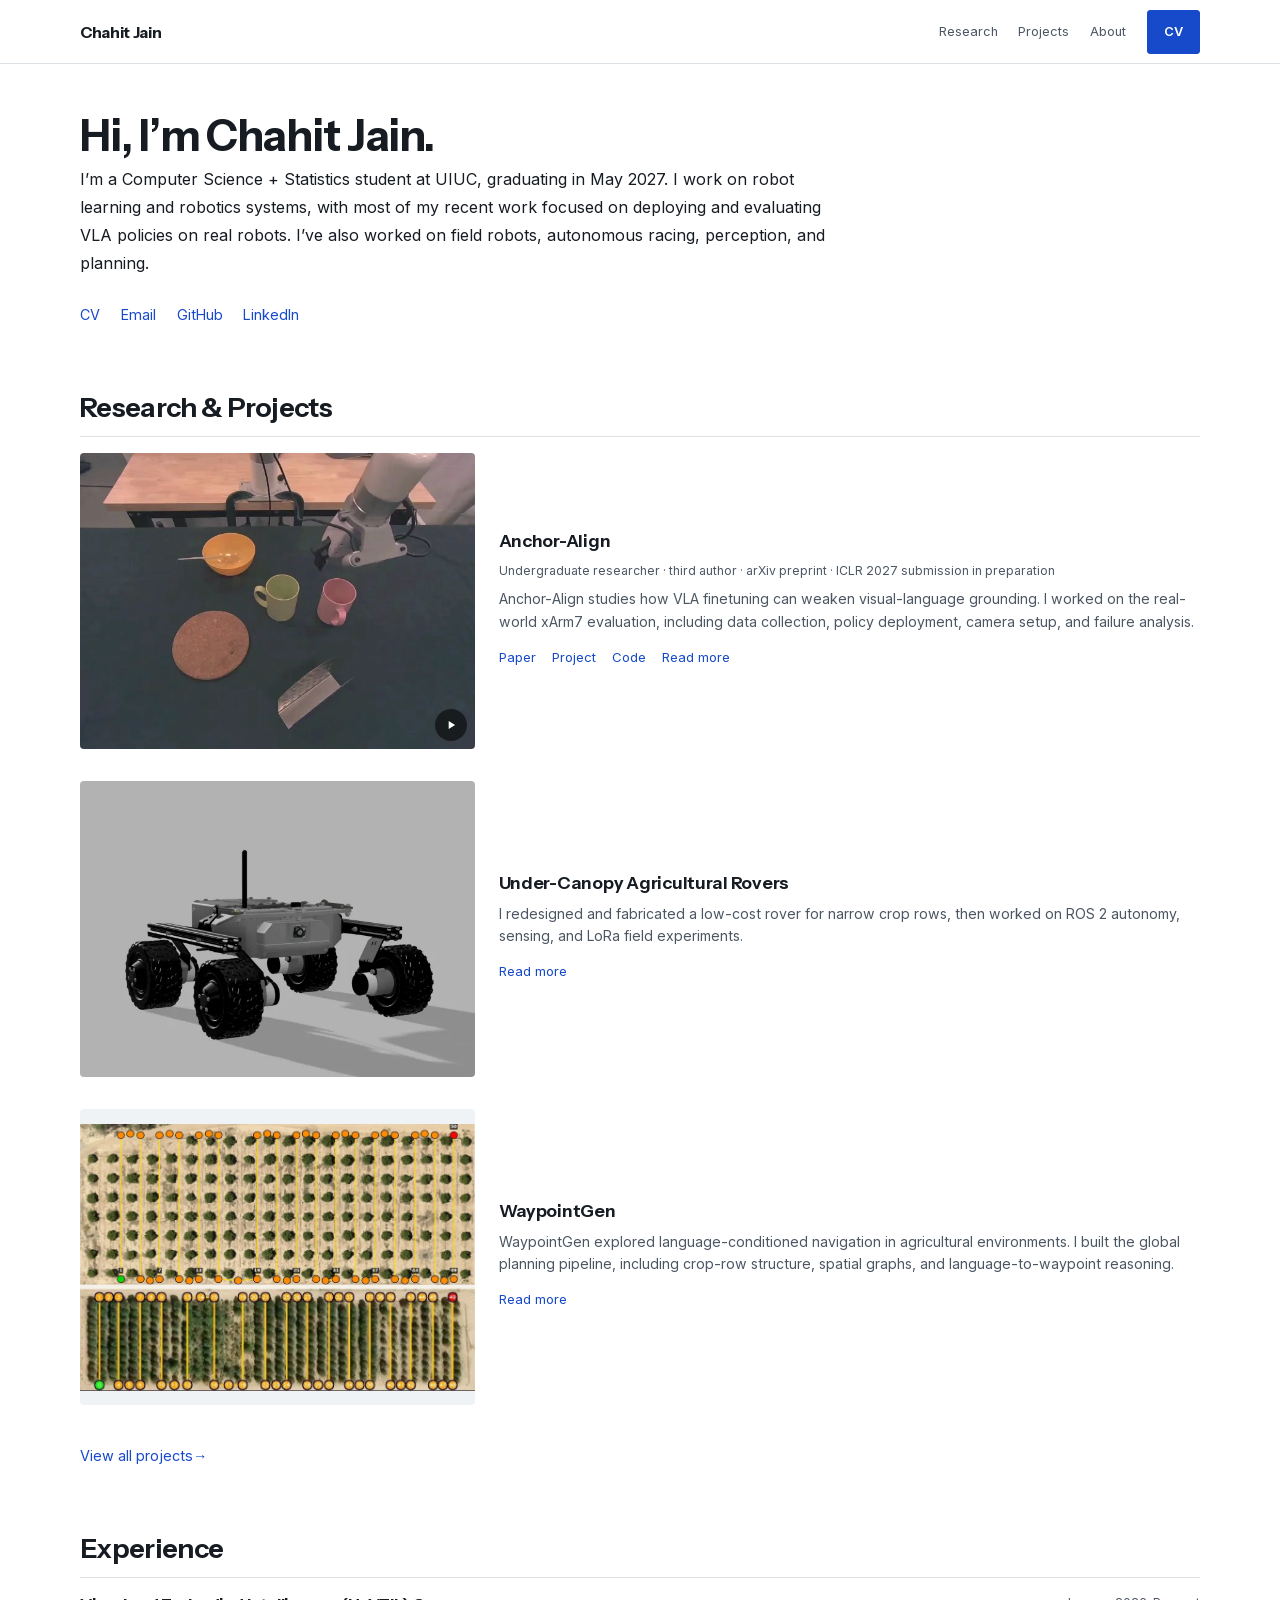
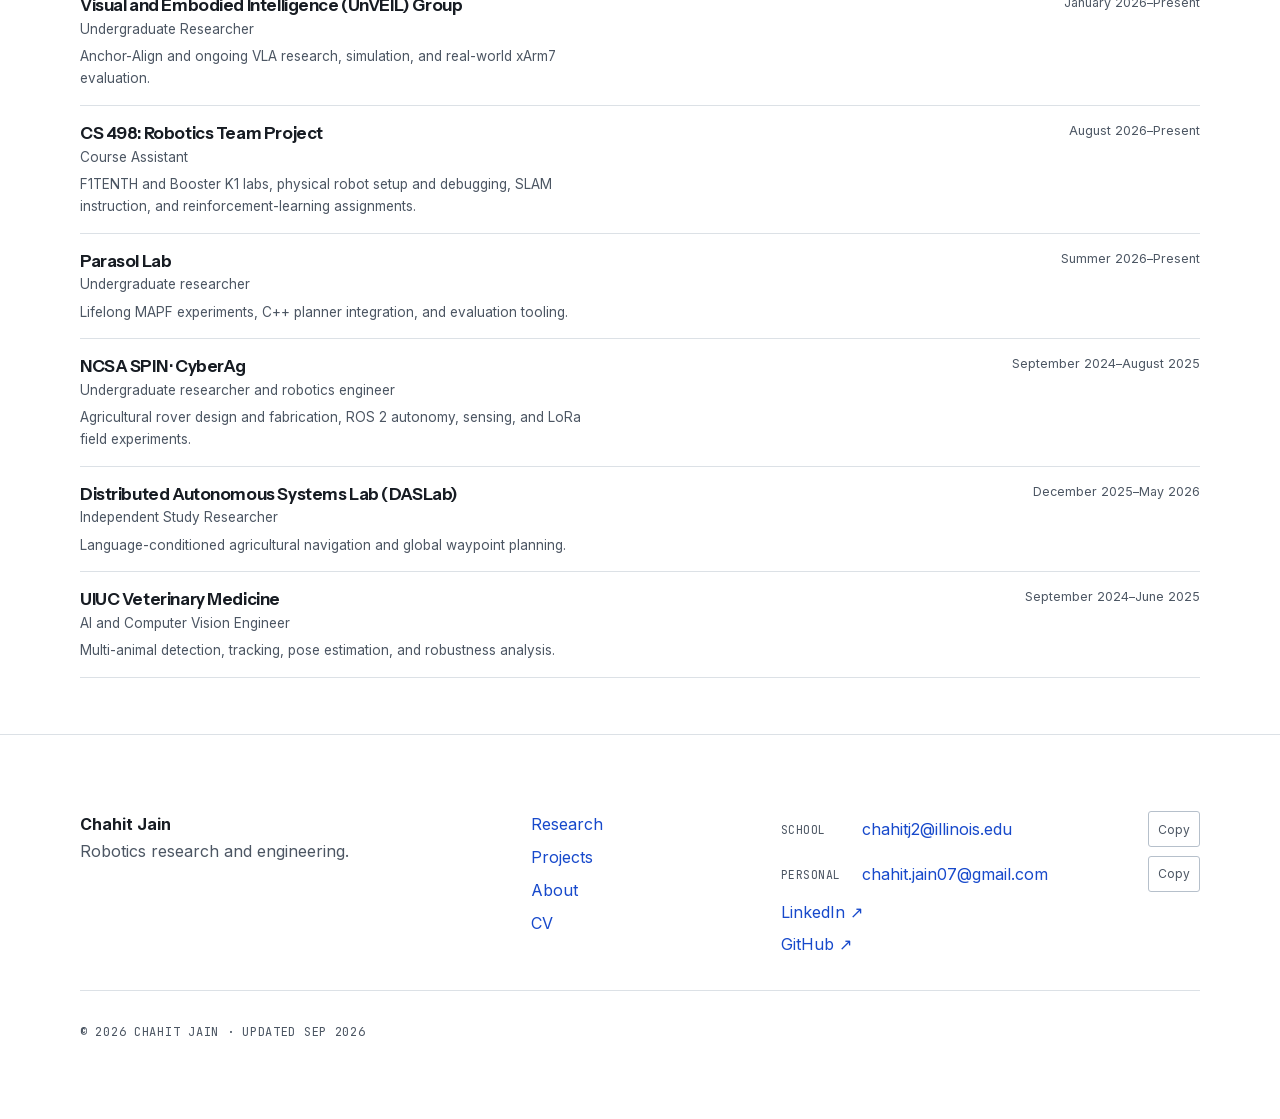
<file: index.html>
<!DOCTYPE html><html lang="en"> <head><meta charset="UTF-8"><meta name="viewport" content="width=device-width"><meta name="description" content="Robotics research and engineering across robot learning, autonomy, perception, and physical systems. xArm7 evaluation, agricultural rovers, and planning experiments."><meta name="google-site-verification" content="mbrJ-8r3hzIk3YRbJgNDTZQ7f1m_qkfmmN1_8ac7Hiw"><link rel="canonical" href="https://chahitj.github.io/"><link rel="icon" href="/favicon.svg?v=2" type="image/svg+xml"><link rel="preload" href="/fonts/instrument-sans-latin.woff2" as="font" type="font/woff2" crossorigin><link rel="preload" href="/fonts/inter-latin.woff2" as="font" type="font/woff2" crossorigin><link rel="preload" href="/fonts/jetbrains-mono-latin.woff2" as="font" type="font/woff2" crossorigin><meta property="og:title" content="Chahit Jain — Robotics Research and Engineering"><meta property="og:description" content="Robotics research and engineering across robot learning, autonomy, perception, and physical systems. xArm7 evaluation, agricultural rovers, and planning experiments."><meta property="og:type" content="website"><meta property="og:url" content="https://chahitj.github.io/"><meta property="og:image" content="https://chahitj.github.io/chahit-jain-social-preview.jpg"><meta property="og:image:secure_url" content="https://chahitj.github.io/chahit-jain-social-preview.jpg"><meta property="og:image:type" content="image/jpeg"><meta property="og:image:width" content="1200"><meta property="og:image:height" content="630"><meta property="og:image:alt" content="Chahit Jain"><meta name="twitter:card" content="summary_large_image"><meta name="twitter:image" content="https://chahitj.github.io/chahit-jain-social-preview.jpg"><meta name="twitter:image:alt" content="Chahit Jain"><title>Chahit Jain — Robotics Research and Engineering</title><style>project-preview[data-astro-cid-hemv6ifa]{display:block;position:relative;min-width:0;overflow:hidden;background:var(--bg-subtle);border-radius:4px}project-preview[data-astro-cid-hemv6ifa]>a[data-astro-cid-hemv6ifa]{display:block;width:100%;height:100%}project-preview[data-astro-cid-hemv6ifa] img,project-preview[data-astro-cid-hemv6ifa] video{width:100%;height:100%;object-fit:var(--preview-fit, cover)}button[data-astro-cid-hemv6ifa]{position:absolute;bottom:.5rem;right:.5rem;display:inline-flex;align-items:center;justify-content:center;width:32px;height:32px;border:none;border-radius:50%;background:#0000008c;color:#fff;cursor:pointer;backdrop-filter:blur(2px);transition:background .15s}button[data-astro-cid-hemv6ifa]:hover{background:#000000bf}button[data-astro-cid-hemv6ifa][hidden]{display:none}.project-row[data-astro-cid-6qw2m4ce]{display:grid;grid-template-columns:minmax(0,.36fr) minmax(0,.64fr);align-items:center;gap:1.5rem;padding-block:1rem}.entry-copy[data-astro-cid-6qw2m4ce]{display:grid;gap:.5rem;min-width:0}h3[data-astro-cid-6qw2m4ce]{font-size:1.1rem;line-height:1.35;letter-spacing:-.015em;text-wrap:initial}h3[data-astro-cid-6qw2m4ce] a[data-astro-cid-6qw2m4ce]{color:var(--text);text-decoration:none}h3[data-astro-cid-6qw2m4ce] a[data-astro-cid-6qw2m4ce]:hover{color:var(--accent);text-decoration:underline}.entry-copy[data-astro-cid-6qw2m4ce]>p[data-astro-cid-6qw2m4ce]{font-size:.88rem;color:var(--text-secondary);line-height:1.6}.entry-copy[data-astro-cid-6qw2m4ce] .authors[data-astro-cid-6qw2m4ce]{font-size:.78rem;line-height:1.7}.entry-copy[data-astro-cid-6qw2m4ce] .entry-status[data-astro-cid-6qw2m4ce]{color:var(--text);font-size:.78rem}.entry-copy[data-astro-cid-6qw2m4ce] .research-context[data-astro-cid-6qw2m4ce]{color:var(--text-secondary);font-size:.76rem}.entry-links[data-astro-cid-6qw2m4ce]{display:flex;gap:1rem;flex-wrap:wrap;font-size:.82rem}.entry-links[data-astro-cid-6qw2m4ce] a[data-astro-cid-6qw2m4ce]{display:inline-flex;align-items:center;min-height:32px}.text-only[data-astro-cid-6qw2m4ce]{grid-template-columns:1fr;padding-left:0}.non-clickable[data-astro-cid-6qw2m4ce]{cursor:default}.non-clickable[data-astro-cid-6qw2m4ce] h3[data-astro-cid-6qw2m4ce]{pointer-events:none}@media(max-width:600px){.project-row[data-astro-cid-6qw2m4ce]{grid-template-columns:1fr;gap:.75rem;padding-block:1rem}.text-only[data-astro-cid-6qw2m4ce]{padding-left:0}h3[data-astro-cid-6qw2m4ce]{font-size:1.05rem}}
</style><link rel="stylesheet" href="/_astro/BaseLayout.DAoYmjkw.css"><style>ol[data-astro-cid-3qzcab3f]{list-style:none;padding:0;margin:0}li[data-astro-cid-3qzcab3f]{display:grid;grid-template-columns:1fr auto;gap:.3rem 2rem;padding-block:.95rem;border-bottom:1px solid var(--border)}h3[data-astro-cid-3qzcab3f]{font-size:1.05rem;line-height:1.45}p[data-astro-cid-3qzcab3f]{font-size:.85rem;color:var(--text-secondary)}.summary[data-astro-cid-3qzcab3f]{grid-column:1/-1;max-width:58ch}.date[data-astro-cid-3qzcab3f]{font-size:.78rem}@media(max-width:600px){li[data-astro-cid-3qzcab3f]{grid-template-columns:1fr}.date[data-astro-cid-3qzcab3f]{grid-row:2}}.introduction[data-astro-cid-j7pv25f6]{padding-block:3rem 2rem}h1[data-astro-cid-j7pv25f6]{font-size:clamp(2rem,3.5vw,2.7rem);margin-bottom:.3rem}.introduction[data-astro-cid-j7pv25f6]>p[data-astro-cid-j7pv25f6]{max-width:76ch;font-size:1rem;line-height:1.75}.contact-links[data-astro-cid-j7pv25f6]{display:flex;flex-wrap:wrap;gap:1.3rem;margin-top:1rem;font-size:.9rem}.contact-links[data-astro-cid-j7pv25f6] a[data-astro-cid-j7pv25f6]{min-height:44px;display:inline-flex;align-items:center}.home-section[data-astro-cid-j7pv25f6]{padding-block:1.5rem 2rem}.home-section[data-astro-cid-j7pv25f6]>h2[data-astro-cid-j7pv25f6]{font-size:1.7rem;padding-bottom:.8rem;border-bottom:1px solid var(--border)}.all-projects[data-astro-cid-j7pv25f6]{display:inline-flex;align-items:center;min-height:44px;margin-top:.8rem;font-size:.9rem}.experience[data-astro-cid-j7pv25f6]{padding-block:1.5rem 3.5rem}@media(max-width:600px){.introduction[data-astro-cid-j7pv25f6]{padding-block:2rem 1rem}.home-section[data-astro-cid-j7pv25f6]{padding-block:1.2rem}.experience[data-astro-cid-j7pv25f6]{padding-bottom:2.5rem}}
</style></head> <body> <a class="skip-link" href="#main">Skip to main content</a> <header class="site-header" data-header data-astro-cid-4z36i57k> <div class="container header-inner" data-astro-cid-4z36i57k> <a class="wordmark" href="/" data-astro-cid-4z36i57k>Chahit Jain</a> <nav class="desktop-nav" aria-label="Main" data-astro-cid-4z36i57k> <a href="/research" data-astro-cid-4z36i57k> Research </a><a href="/work" data-astro-cid-4z36i57k> Projects </a><a href="/about" data-astro-cid-4z36i57k> About </a> <a class="button" href="/cv" data-astro-cid-4z36i57k>CV</a> </nav> <a class="mobile-cv" href="/cv" data-astro-cid-4z36i57k>CV ↗</a> <button class="menu-button" type="button" aria-expanded="false" aria-controls="mobile-navigation" data-menu-toggle data-astro-cid-4z36i57k><span class="sr-only" data-astro-cid-4z36i57k>Open navigation</span><span aria-hidden="true" data-astro-cid-4z36i57k>Menu</span></button> </div> <nav id="mobile-navigation" class="mobile-nav" aria-label="Mobile" hidden data-mobile-menu data-astro-cid-4z36i57k> <div class="container mobile-links" data-astro-cid-4z36i57k> <a href="/research" data-astro-cid-4z36i57k> Research </a><a href="/work" data-astro-cid-4z36i57k> Projects </a><a href="/about" data-astro-cid-4z36i57k> About </a> <a href="/cv" data-astro-cid-4z36i57k>CV <span aria-hidden="true" data-astro-cid-4z36i57k>↓</span></a> <a href="mailto:chahitj2@illinois.edu" data-astro-cid-4z36i57k>Email ↗</a> <a href="https://www.linkedin.com/in/chahitj" data-astro-cid-4z36i57k>LinkedIn ↗</a> <a href="https://github.com/cj-innit-07" data-astro-cid-4z36i57k>GitHub ↗</a> </div> </nav> </header> <main id="main"> <header class="container introduction" data-astro-cid-j7pv25f6> <h1 data-astro-cid-j7pv25f6>Hi, I’m Chahit Jain.</h1> <p data-astro-cid-j7pv25f6>
I’m a Computer Science + Statistics student at UIUC, graduating in May
      2027. I work on robot learning and robotics systems, with most of my
      recent work focused on deploying and evaluating VLA policies on real
      robots. I’ve also worked on field robots, autonomous racing, perception,
      and planning.
</p> <nav class="contact-links" aria-label="Contact" data-astro-cid-j7pv25f6> <a href="/cv" data-astro-cid-j7pv25f6>CV</a><a href="mailto:chahitj2@illinois.edu" data-astro-cid-j7pv25f6>Email</a><a href="https://github.com/cj-innit-07" data-astro-cid-j7pv25f6>GitHub</a><a href="https://www.linkedin.com/in/chahitj" data-astro-cid-j7pv25f6>LinkedIn</a> </nav> </header> <section class="container home-section" aria-labelledby="research-projects-heading" data-astro-cid-j7pv25f6> <h2 id="research-projects-heading" data-astro-cid-j7pv25f6>Research & Projects</h2> <article class="project-row" data-project="anchor-align" data-astro-cid-6qw2m4ce> <project-preview style="aspect-ratio:4/3;--preview-fit:contain" data-astro-cid-hemv6ifa="true"><video muted loop playsinline preload="none" poster="/media/projects/anchor_align_semantic_pinkmug_poster.webp" aria-label="xArm7 grasping a pink mug under semantic perturbation with distractor objects on a tabletop." data-src="/media/projects/anchor_align_semantic_pinkmug.mp4" data-playback-rate data-astro-cid-hemv6ifa></video><button type="button" aria-label="Play preview: xArm7 grasping a pink mug under semantic perturbation with distractor objects on a tabletop." hidden data-preview-toggle data-astro-cid-hemv6ifa><svg width="14" height="14" viewBox="0 0 24 24" fill="currentColor" aria-hidden="true" data-astro-cid-hemv6ifa><path d="M8 5v14l11-7z" data-astro-cid-hemv6ifa></path></svg></button><noscript><a href="/media/projects/anchor_align_semantic_pinkmug.mp4" data-astro-cid-hemv6ifa>Watch video</a></noscript></project-preview><script type="module">class i extends HTMLElement{observer;visible=!1;manual=!1;stopped=!1;video;button;motion=matchMedia("(prefers-reduced-motion: reduce)");desktop=matchMedia("(min-width: 768px)");connection=navigator.connection;connectedCallback(){if(this.video=this.querySelector("video")??void 0,this.button=this.querySelector("button")??void 0,!this.video||!this.button)return;const e=Number.parseFloat(this.video.dataset.playbackRate??"");Number.isFinite(e)&&e>0&&(this.video.defaultPlaybackRate=e,this.video.playbackRate=e),this.button.hidden=!1,this.button.addEventListener("click",this.toggle),this.video.addEventListener("play",this.label),this.video.addEventListener("pause",this.label),document.addEventListener("visibilitychange",this.update),this.motion.addEventListener("change",this.preferences),this.desktop.addEventListener("change",this.preferences),this.connection?.addEventListener("change",this.preferences),this.observer=new IntersectionObserver(([t])=>{t&&(this.visible=t.isIntersecting&&t.intersectionRatio>=.55,this.update())},{threshold:[0,.55]}),this.observer.observe(this)}preferences=()=>{this.manual=!1,this.update()};label=()=>{if(!this.button||!this.video)return;const e=this.video.paused,t=e?'<svg width="14" height="14" viewBox="0 0 24 24" fill="currentColor" aria-hidden="true"><path d="M8 5v14l11-7z"/></svg>':'<svg width="14" height="14" viewBox="0 0 24 24" fill="currentColor" aria-hidden="true"><rect x="6" y="4" width="4" height="16"/><rect x="14" y="4" width="4" height="16"/></svg>';this.button.innerHTML=t,this.button.setAttribute("aria-label",`${e?"Play":"Pause"} preview: ${this.video.getAttribute("aria-label")}`)};toggle=()=>{this.video&&(this.stopped=!this.video.paused,this.manual=!this.stopped,this.update())};update=()=>{const e=this.video;if(!e)return;const t=this.desktop.matches&&!this.motion.matches&&!this.connection?.saveData;if(!this.visible||document.hidden||this.stopped||!t&&!this.manual){e.pause();return}e.getAttribute("src")||(e.src=e.dataset.src),e.muted=!0,e.play().catch(()=>{this.label()})};disconnectedCallback(){this.observer?.disconnect(),this.video?.pause(),this.button?.removeEventListener("click",this.toggle),this.video?.removeEventListener("play",this.label),this.video?.removeEventListener("pause",this.label),document.removeEventListener("visibilitychange",this.update),this.motion.removeEventListener("change",this.preferences),this.desktop.removeEventListener("change",this.preferences),this.connection?.removeEventListener("change",this.preferences)}}customElements.get("project-preview")||customElements.define("project-preview",i);</script> <div class="entry-copy" data-astro-cid-6qw2m4ce> <h3 data-astro-cid-6qw2m4ce> <a href="/work/anchor-align" data-astro-cid-6qw2m4ce>Anchor-Align</a> </h3>   <p class="research-context" data-astro-cid-6qw2m4ce> Undergraduate researcher · third author · arXiv preprint · ICLR 2027 submission in preparation </p> <p data-astro-cid-6qw2m4ce>Anchor-Align studies how VLA finetuning can weaken visual-language grounding. I worked on the real-world xArm7 evaluation, including data collection, policy deployment, camera setup, and failure analysis.</p> <div class="entry-links" data-astro-cid-6qw2m4ce> <a href="https://arxiv.org/abs/2607.13429" data-astro-cid-6qw2m4ce>Paper</a><a href="https://anchoralignvla.github.io/" data-astro-cid-6qw2m4ce>Project</a><a href="https://github.com/dwipddalal/Anchor-Align" data-astro-cid-6qw2m4ce>Code</a><a href="/work/anchor-align" data-astro-cid-6qw2m4ce>Read more</a>  </div> </div> </article> <article class="project-row" data-project="spin-rovers" data-astro-cid-6qw2m4ce> <project-preview style="aspect-ratio:4/3;--preview-fit:cover" data-astro-cid-hemv6ifa="true"><a href="/work/spin-rovers" data-astro-cid-hemv6ifa><img src="/_astro/spin_rover_cad.CgfqSe9E_1BuAH1.webp" srcset="/_astro/spin_rover_cad.CgfqSe9E_Z2nxxUV.webp 400w, /_astro/spin_rover_cad.CgfqSe9E_v13lh.webp 640w, /_astro/spin_rover_cad.CgfqSe9E_2n6iuz.webp 960w" alt="Complete rover CAD assembly showing the chassis, rocker-bogie drivetrain, and sensor integration." sizes="(max-width: 600px) 100vw, 420px" loading="lazy" style data-astro-cid-hemv6ifa="true" decoding="async" width="1420" height="1060"></a></project-preview> <div class="entry-copy" data-astro-cid-6qw2m4ce> <h3 data-astro-cid-6qw2m4ce> <a href="/work/spin-rovers" data-astro-cid-6qw2m4ce>Under-Canopy Agricultural Rovers</a> </h3>    <p data-astro-cid-6qw2m4ce>I redesigned and fabricated a low-cost rover for narrow crop rows, then worked on ROS 2 autonomy, sensing, and LoRa field experiments.</p> <div class="entry-links" data-astro-cid-6qw2m4ce> <a href="/work/spin-rovers" data-astro-cid-6qw2m4ce>Read more</a> </div> </div> </article> <article class="project-row" data-project="waypointgen" data-astro-cid-6qw2m4ce> <project-preview style="aspect-ratio:4/3;--preview-fit:contain" data-astro-cid-hemv6ifa="true"><a href="/work/waypointgen" data-astro-cid-hemv6ifa><img src="/media/projects/waypointgen/waypointgen_global_routes_stacked.webp" alt="Two complete overhead agricultural field views stacked vertically, each showing a yellow global waypoint route through crop rows." width="960" height="540" loading="lazy" data-astro-cid-hemv6ifa></a></project-preview> <div class="entry-copy" data-astro-cid-6qw2m4ce> <h3 data-astro-cid-6qw2m4ce> <a href="/work/waypointgen" data-astro-cid-6qw2m4ce>WaypointGen</a> </h3>    <p data-astro-cid-6qw2m4ce>WaypointGen explored language-conditioned navigation in agricultural environments. I built the global planning pipeline, including crop-row structure, spatial graphs, and language-to-waypoint reasoning.</p> <div class="entry-links" data-astro-cid-6qw2m4ce> <a href="/work/waypointgen" data-astro-cid-6qw2m4ce>Read more</a> </div> </div> </article> <a class="all-projects" href="/work" data-astro-cid-j7pv25f6>View all projects <span aria-hidden="true" data-astro-cid-j7pv25f6>→</span></a> </section> <section class="container home-section experience" aria-labelledby="experience-heading" data-astro-cid-j7pv25f6> <h2 id="experience-heading" data-astro-cid-j7pv25f6>Experience</h2> <ol class="experience-list" data-astro-cid-3qzcab3f> <li data-astro-cid-3qzcab3f> <div data-astro-cid-3qzcab3f> <h3 data-astro-cid-3qzcab3f>Visual and Embodied Intelligence (UnVEIL) Group</h3>  <p data-astro-cid-3qzcab3f>Undergraduate Researcher</p> </div> <p class="date" data-astro-cid-3qzcab3f>January 2026–Present</p> <p class="summary" data-astro-cid-3qzcab3f>Anchor-Align and ongoing VLA research, simulation, and real-world xArm7 evaluation.</p> </li><li data-astro-cid-3qzcab3f> <div data-astro-cid-3qzcab3f> <h3 data-astro-cid-3qzcab3f>CS 498: Robotics Team Project</h3>  <p data-astro-cid-3qzcab3f>Course Assistant</p> </div> <p class="date" data-astro-cid-3qzcab3f>August 2026–Present</p> <p class="summary" data-astro-cid-3qzcab3f>F1TENTH and Booster K1 labs, physical robot setup and debugging, SLAM instruction, and reinforcement-learning assignments.</p> </li><li data-astro-cid-3qzcab3f> <div data-astro-cid-3qzcab3f> <h3 data-astro-cid-3qzcab3f>Parasol Lab</h3>  <p data-astro-cid-3qzcab3f>Undergraduate researcher</p> </div> <p class="date" data-astro-cid-3qzcab3f>Summer 2026–Present</p> <p class="summary" data-astro-cid-3qzcab3f>Lifelong MAPF experiments, C++ planner integration, and evaluation tooling.</p> </li><li data-astro-cid-3qzcab3f> <div data-astro-cid-3qzcab3f> <h3 data-astro-cid-3qzcab3f>NCSA SPIN · CyberAg</h3>  <p data-astro-cid-3qzcab3f>Undergraduate researcher and robotics engineer</p> </div> <p class="date" data-astro-cid-3qzcab3f>September 2024–August 2025</p> <p class="summary" data-astro-cid-3qzcab3f>Agricultural rover design and fabrication, ROS 2 autonomy, sensing, and LoRa field experiments.</p> </li><li data-astro-cid-3qzcab3f> <div data-astro-cid-3qzcab3f> <h3 data-astro-cid-3qzcab3f>Distributed Autonomous Systems Lab (DASLab)</h3>  <p data-astro-cid-3qzcab3f>Independent Study Researcher</p> </div> <p class="date" data-astro-cid-3qzcab3f>December 2025–May 2026</p> <p class="summary" data-astro-cid-3qzcab3f>Language-conditioned agricultural navigation and global waypoint planning.</p> </li><li data-astro-cid-3qzcab3f> <div data-astro-cid-3qzcab3f> <h3 data-astro-cid-3qzcab3f>UIUC Veterinary Medicine</h3>  <p data-astro-cid-3qzcab3f>AI and Computer Vision Engineer</p> </div> <p class="date" data-astro-cid-3qzcab3f>September 2024–June 2025</p> <p class="summary" data-astro-cid-3qzcab3f>Multi-animal detection, tracking, pose estimation, and robustness analysis.</p> </li> </ol> </section> </main> <footer class="footer" data-astro-cid-ld7f7lcz> <div class="container footer-grid" data-astro-cid-ld7f7lcz> <div data-astro-cid-ld7f7lcz> <strong data-astro-cid-ld7f7lcz>Chahit Jain</strong><p class="muted" data-astro-cid-ld7f7lcz>
Robotics research and engineering.
</p> </div> <nav aria-label="Footer" data-astro-cid-ld7f7lcz> <a href="/research" data-astro-cid-ld7f7lcz>Research</a><a href="/work" data-astro-cid-ld7f7lcz>Projects</a><a href="/about" data-astro-cid-ld7f7lcz>About</a><a href="/cv" data-astro-cid-ld7f7lcz>CV</a> </nav> <div class="footer-contact" data-astro-cid-ld7f7lcz> <div class="email-contacts compact" data-email-contacts data-astro-cid-gidnrxjs> <div class="email-contact" data-astro-cid-gidnrxjs> <span class="email-label" data-astro-cid-gidnrxjs>School</span> <a href="mailto:chahitj2@illinois.edu" data-astro-cid-gidnrxjs>chahitj2@illinois.edu</a> <button type="button" data-copy-email="chahitj2@illinois.edu" aria-label="Copy school email address" data-astro-cid-gidnrxjs>
Copy
</button> </div><div class="email-contact" data-astro-cid-gidnrxjs> <span class="email-label" data-astro-cid-gidnrxjs>Personal</span> <a href="mailto:chahit.jain07@gmail.com" data-astro-cid-gidnrxjs>chahit.jain07@gmail.com</a> <button type="button" data-copy-email="chahit.jain07@gmail.com" aria-label="Copy personal email address" data-astro-cid-gidnrxjs>
Copy
</button> </div> <p class="sr-only" aria-live="polite" data-email-copy-status data-astro-cid-gidnrxjs></p> </div> <a href="https://www.linkedin.com/in/chahitj" rel="noopener noreferrer" data-astro-cid-ld7f7lcz>LinkedIn <span aria-hidden="true" data-astro-cid-ld7f7lcz>↗</span></a><a href="https://github.com/cj-innit-07" rel="noopener noreferrer" data-astro-cid-ld7f7lcz>GitHub <span aria-hidden="true" data-astro-cid-ld7f7lcz>↗</span></a> </div> <p class="meta muted" data-astro-cid-ld7f7lcz>
© 2026 Chahit Jain · Updated Sep 2026 </p> </div> </footer> <script type="module">(()=>{const u=document.querySelector("[data-header]"),c=document.querySelector("[data-menu-toggle]"),o=document.querySelector("[data-mobile-menu]"),i=()=>u?.classList.toggle("scrolled",window.scrollY>40);i(),window.addEventListener("scroll",i,{passive:!0});const s=()=>{!c||!o||(c.setAttribute("aria-expanded","false"),o.hidden=!0,document.body.classList.remove("menu-open"),c.focus())};c?.addEventListener("click",()=>{if(!o)return;const e=c.getAttribute("aria-expanded")!=="true";c.setAttribute("aria-expanded",String(e)),o.hidden=!e,document.body.classList.toggle("menu-open",e),e&&o.querySelector("a")?.focus()}),document.addEventListener("keydown",e=>{if(e.key==="Escape"&&!o?.hidden&&s(),e.key==="Tab"&&o&&!o.hidden){const t=[...o.querySelectorAll("a[href]")],a=t[0],r=t.at(-1);e.shiftKey&&document.activeElement===a?(e.preventDefault(),r?.focus()):!e.shiftKey&&document.activeElement===r&&(e.preventDefault(),a?.focus())}}),matchMedia("(min-width: 961px)").addEventListener("change",e=>{e.matches&&o&&!o.hidden&&s()}),document.querySelectorAll("[data-copy-bibtex]").forEach(e=>{e.addEventListener("click",async()=>{const t=e.closest("[data-citation]")?.querySelector("pre");if(t){e.textContent="Copied",window.setTimeout(()=>{e.textContent="Copy BibTeX"},1600);try{await navigator.clipboard.writeText(t.textContent??"")}catch{e.textContent="Copy unavailable",e.title="Open the BibTeX citation and copy it manually."}}})}),document.querySelectorAll("[data-copy-email]").forEach(e=>{e.addEventListener("click",async()=>{const t=e.dataset.copyEmail,r=e.closest("[data-email-contacts]")?.querySelector("[data-email-copy-status]");if(t){try{await navigator.clipboard.writeText(t),e.textContent="Copied",r&&(r.textContent=`${t} copied to clipboard.`)}catch{e.textContent="Select",r&&(r.textContent=`Copy was unavailable. Select the visible address ${t}.`)}window.setTimeout(()=>{e.textContent="Copy"},1800)}})});const n=[...document.querySelectorAll("[data-filter]")],p=[...document.querySelectorAll("[data-project-card]")],l=e=>{n.forEach(a=>a.setAttribute("aria-pressed",String(a.dataset.filter===e))),p.forEach(a=>{a.hidden=e!=="all"&&!(a.dataset.categories??"").split(" ").includes(e)});const t=new URL(window.location.href);e==="all"?t.searchParams.delete("type"):t.searchParams.set("type",e),history.replaceState({},"",t)};n.forEach(e=>e.addEventListener("click",()=>l(e.dataset.filter??"all")));const d=new URLSearchParams(location.search).get("type");d&&l(d),document.querySelectorAll("[data-overlay-toggle]").forEach(e=>e.addEventListener("click",()=>{const a=e.closest("[data-overlay]")?.querySelector("img");if(!a)return;const r=e.getAttribute("aria-pressed")!=="true";e.setAttribute("aria-pressed",String(r)),a.src=r?a.dataset.overlay??a.src:a.dataset.base??a.src,e.textContent=r?"Show raw image":"Show attention overlay"})),document.querySelectorAll("[data-comparison-range]").forEach(e=>{const t=e.closest("[data-comparison]"),a=()=>{t?.style.setProperty("--reveal",`${e.value}%`),e.setAttribute("aria-valuetext",`${e.value}% comparison`)};e.addEventListener("input",a),a()}),document.querySelectorAll("[data-lightbox-open]").forEach(e=>{e.addEventListener("click",()=>{const t=e.getAttribute("data-lightbox-open"),a=t?document.getElementById(t):void 0;a instanceof HTMLDialogElement&&a.showModal()})}),document.querySelectorAll("[data-lightbox]").forEach(e=>{e.querySelector("[data-lightbox-close]")?.addEventListener("click",()=>e.close()),e.addEventListener("click",t=>{t.target===e&&e.close()})})})();</script> </body> </html>
</file>
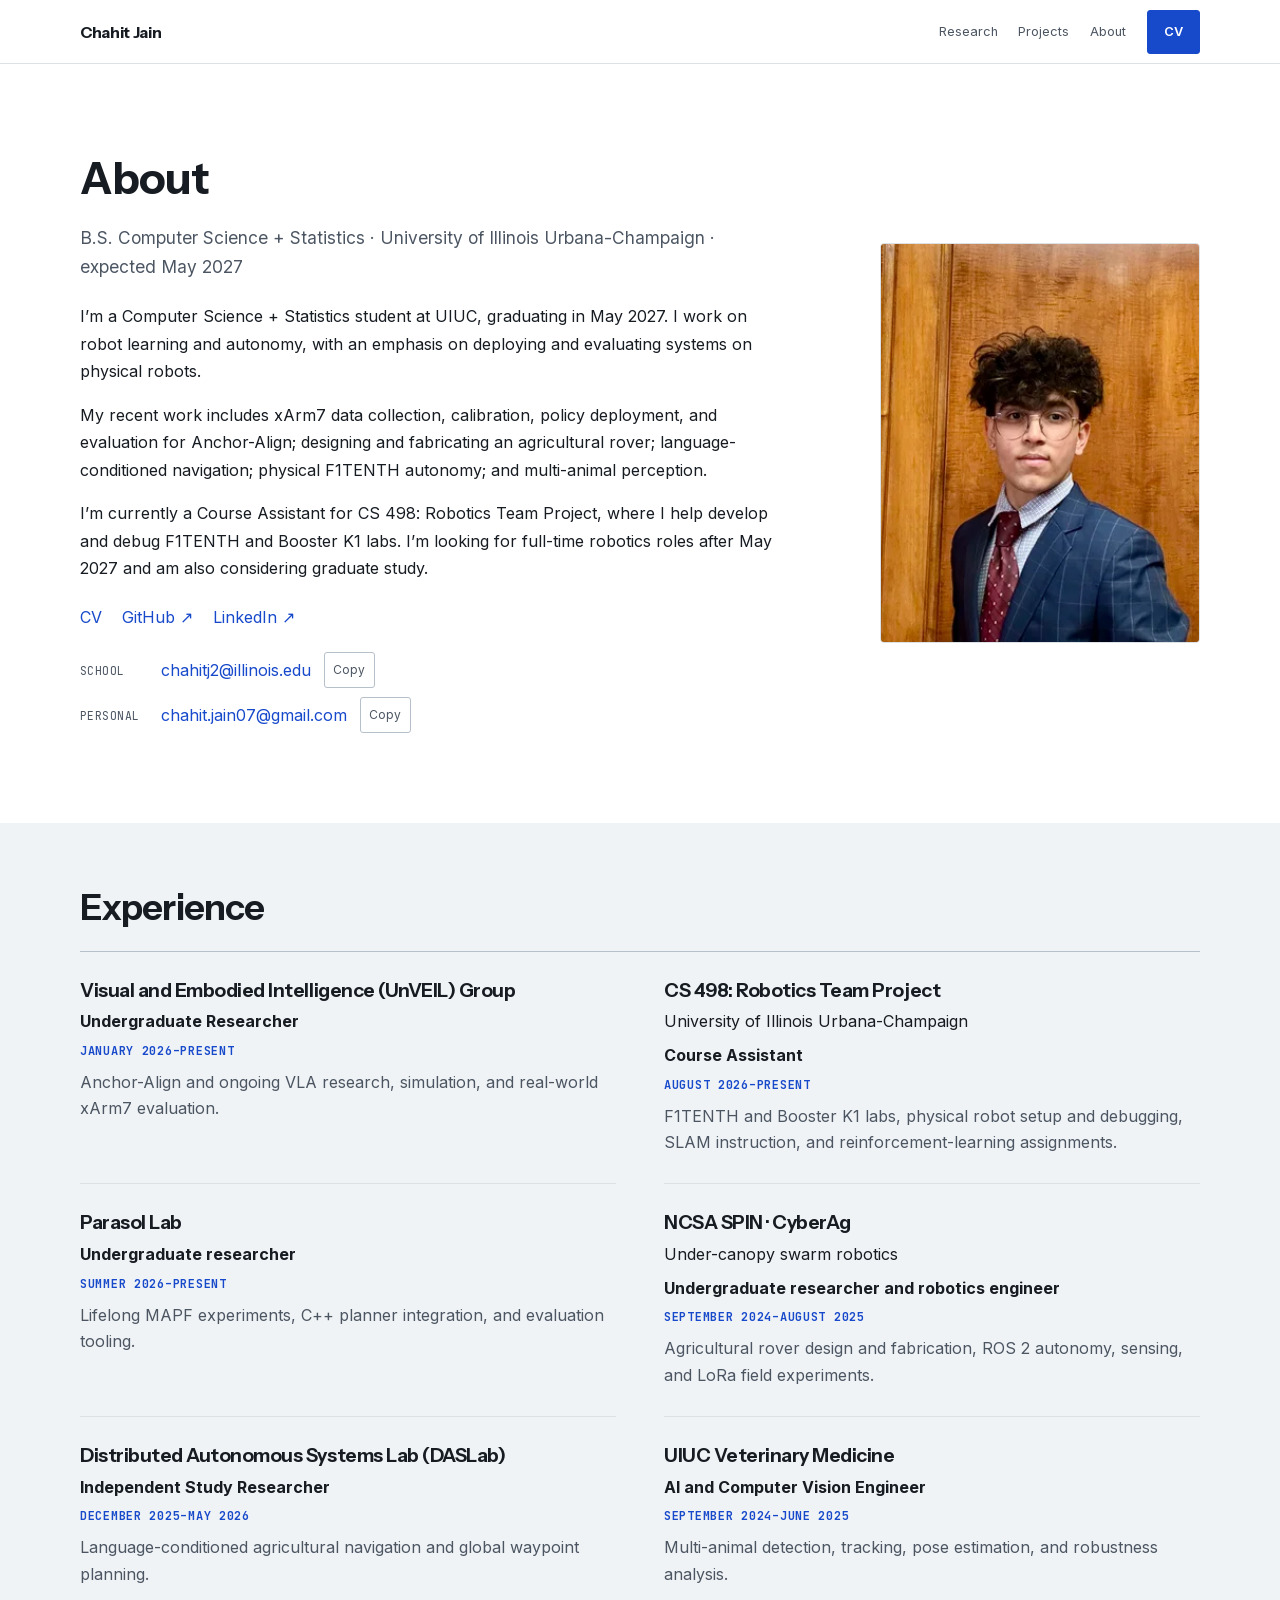
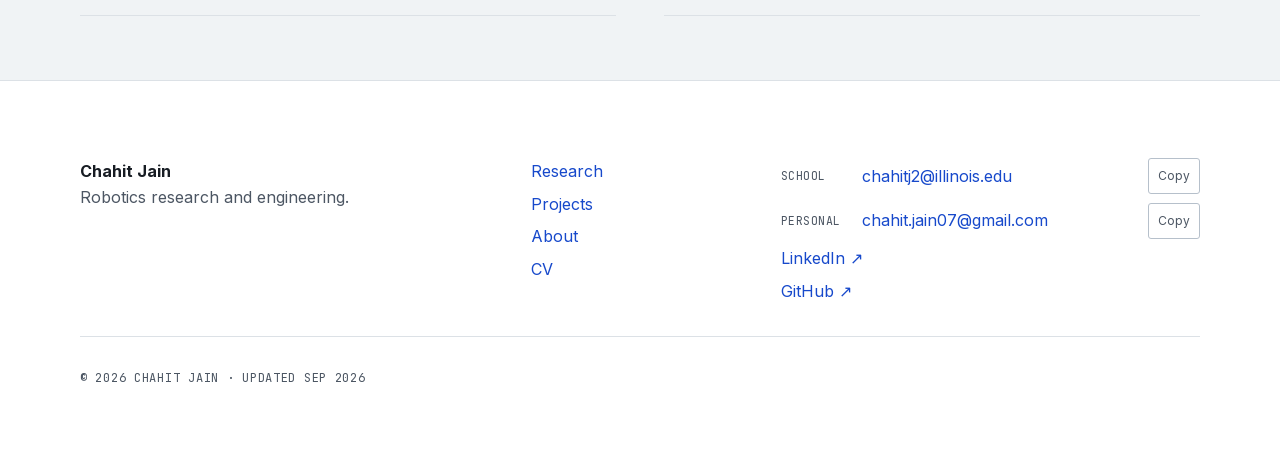
<file: about/index.html>
<!DOCTYPE html><html lang="en"> <head><meta charset="UTF-8"><meta name="viewport" content="width=device-width"><meta name="description" content="Chahit Jain is a UIUC Computer Science + Statistics student working on robot learning, autonomy, physical robotics, perception, and planning."><meta name="google-site-verification" content="mbrJ-8r3hzIk3YRbJgNDTZQ7f1m_qkfmmN1_8ac7Hiw"><link rel="canonical" href="https://chahitj.github.io/about/"><link rel="icon" href="/favicon.svg?v=2" type="image/svg+xml"><link rel="preload" href="/fonts/instrument-sans-latin.woff2" as="font" type="font/woff2" crossorigin><link rel="preload" href="/fonts/inter-latin.woff2" as="font" type="font/woff2" crossorigin><link rel="preload" href="/fonts/jetbrains-mono-latin.woff2" as="font" type="font/woff2" crossorigin><meta property="og:title" content="About — Chahit Jain"><meta property="og:description" content="Chahit Jain is a UIUC Computer Science + Statistics student working on robot learning, autonomy, physical robotics, perception, and planning."><meta property="og:type" content="website"><meta property="og:url" content="https://chahitj.github.io/about/"><meta property="og:image" content="https://chahitj.github.io/chahit-jain-social-preview.jpg"><meta property="og:image:secure_url" content="https://chahitj.github.io/chahit-jain-social-preview.jpg"><meta property="og:image:type" content="image/jpeg"><meta property="og:image:width" content="1200"><meta property="og:image:height" content="630"><meta property="og:image:alt" content="Chahit Jain"><meta name="twitter:card" content="summary_large_image"><meta name="twitter:image" content="https://chahitj.github.io/chahit-jain-social-preview.jpg"><meta name="twitter:image:alt" content="Chahit Jain"><title>About — Chahit Jain</title><style>.about-hero[data-astro-cid-kh7btl4r]{display:grid;grid-template-columns:minmax(0,1fr) minmax(16rem,20rem);gap:clamp(2.5rem,7vw,6.5rem);align-items:start;padding-block:clamp(3rem,7vw,6rem)}.about-copy[data-astro-cid-kh7btl4r]{display:grid;gap:1.35rem;max-width:49rem}.degree[data-astro-cid-kh7btl4r]{max-width:48rem;color:var(--text-secondary);font-size:clamp(1rem,1.35vw,1.12rem)}.biography[data-astro-cid-kh7btl4r]{display:grid;gap:1rem;max-width:47rem;font-size:1rem;line-height:1.72}.portrait[data-astro-cid-kh7btl4r]{aspect-ratio:4 / 5;align-self:center;overflow:hidden;margin:0;border:1px solid var(--border);border-radius:4px;background:var(--bg-subtle)}.portrait[data-astro-cid-kh7btl4r] img{width:100%;height:100%;object-fit:cover;object-position:50% 42%}.timeline-section[data-astro-cid-kh7btl4r]{background:var(--bg-subtle)}.section-heading[data-astro-cid-kh7btl4r]{margin-bottom:1.5rem}.timeline[data-astro-cid-kh7btl4r]{display:grid;grid-template-columns:repeat(2,minmax(0,1fr));gap:0 3rem;padding:0;margin:0;border-top:1px solid var(--border-strong);list-style:none}.timeline[data-astro-cid-kh7btl4r] li[data-astro-cid-kh7btl4r]{display:grid;gap:.45rem;align-content:start;padding:1.75rem 0;border-bottom:1px solid var(--border)}.timeline[data-astro-cid-kh7btl4r] li[data-astro-cid-kh7btl4r]>p[data-astro-cid-kh7btl4r]:not(.eyebrow){max-width:58ch}@media(max-width:48rem){.about-hero[data-astro-cid-kh7btl4r]{grid-template-columns:1fr;gap:2rem;padding-block:2.25rem 3rem}.portrait[data-astro-cid-kh7btl4r]{grid-row:1;align-self:start;width:min(72vw,18rem)}.about-copy[data-astro-cid-kh7btl4r]{grid-row:2}.timeline[data-astro-cid-kh7btl4r]{grid-template-columns:1fr}}
</style><link rel="stylesheet" href="/_astro/BaseLayout.DAoYmjkw.css"></head> <body> <a class="skip-link" href="#main">Skip to main content</a> <header class="site-header" data-header data-astro-cid-4z36i57k> <div class="container header-inner" data-astro-cid-4z36i57k> <a class="wordmark" href="/" data-astro-cid-4z36i57k>Chahit Jain</a> <nav class="desktop-nav" aria-label="Main" data-astro-cid-4z36i57k> <a href="/research" data-astro-cid-4z36i57k> Research </a><a href="/work" data-astro-cid-4z36i57k> Projects </a><a href="/about" data-astro-cid-4z36i57k> About </a> <a class="button" href="/cv" data-astro-cid-4z36i57k>CV</a> </nav> <a class="mobile-cv" href="/cv" data-astro-cid-4z36i57k>CV ↗</a> <button class="menu-button" type="button" aria-expanded="false" aria-controls="mobile-navigation" data-menu-toggle data-astro-cid-4z36i57k><span class="sr-only" data-astro-cid-4z36i57k>Open navigation</span><span aria-hidden="true" data-astro-cid-4z36i57k>Menu</span></button> </div> <nav id="mobile-navigation" class="mobile-nav" aria-label="Mobile" hidden data-mobile-menu data-astro-cid-4z36i57k> <div class="container mobile-links" data-astro-cid-4z36i57k> <a href="/research" data-astro-cid-4z36i57k> Research </a><a href="/work" data-astro-cid-4z36i57k> Projects </a><a href="/about" data-astro-cid-4z36i57k> About </a> <a href="/cv" data-astro-cid-4z36i57k>CV <span aria-hidden="true" data-astro-cid-4z36i57k>↓</span></a> <a href="mailto:chahitj2@illinois.edu" data-astro-cid-4z36i57k>Email ↗</a> <a href="https://www.linkedin.com/in/chahitj" data-astro-cid-4z36i57k>LinkedIn ↗</a> <a href="https://github.com/cj-innit-07" data-astro-cid-4z36i57k>GitHub ↗</a> </div> </nav> </header> <main id="main"> <header class="container about-hero" data-astro-cid-kh7btl4r> <div class="about-copy" data-astro-cid-kh7btl4r> <h1 data-astro-cid-kh7btl4r>About</h1> <p class="degree" data-astro-cid-kh7btl4r>
B.S. Computer Science + Statistics · University of Illinois
        Urbana-Champaign · expected May 2027
</p> <div class="biography" data-astro-cid-kh7btl4r> <p data-astro-cid-kh7btl4r>
I’m a Computer Science + Statistics student at UIUC, graduating in May
          2027. I work on robot learning and autonomy, with an emphasis on
          deploying and evaluating systems on physical robots.
</p> <p data-astro-cid-kh7btl4r>
My recent work includes xArm7 data collection, calibration, policy
          deployment, and evaluation for Anchor-Align; designing and fabricating
          an agricultural rover; language-conditioned navigation; physical
          F1TENTH autonomy; and multi-animal perception.
</p> <p data-astro-cid-kh7btl4r>
I’m currently a Course Assistant for CS 498: Robotics Team Project,
          where I help develop and debug F1TENTH and Booster K1 labs. I’m
          looking for full-time robotics roles after May 2027 and am also
          considering graduate study.
</p> </div> <nav class="link-row" aria-label="Contact and CV" data-astro-cid-kh7btl4r> <a href="/cv" data-astro-cid-kh7btl4r>CV</a> <a href="https://github.com/cj-innit-07" rel="me noopener" data-astro-cid-kh7btl4r>GitHub <span aria-hidden="true" data-astro-cid-kh7btl4r>↗</span></a> <a href="https://www.linkedin.com/in/chahitj" rel="me noopener" data-astro-cid-kh7btl4r>LinkedIn <span aria-hidden="true" data-astro-cid-kh7btl4r>↗</span></a> </nav> <div class="email-contacts" data-email-contacts data-astro-cid-gidnrxjs> <div class="email-contact" data-astro-cid-gidnrxjs> <span class="email-label" data-astro-cid-gidnrxjs>School</span> <a href="mailto:chahitj2@illinois.edu" data-astro-cid-gidnrxjs>chahitj2@illinois.edu</a> <button type="button" data-copy-email="chahitj2@illinois.edu" aria-label="Copy school email address" data-astro-cid-gidnrxjs>
Copy
</button> </div><div class="email-contact" data-astro-cid-gidnrxjs> <span class="email-label" data-astro-cid-gidnrxjs>Personal</span> <a href="mailto:chahit.jain07@gmail.com" data-astro-cid-gidnrxjs>chahit.jain07@gmail.com</a> <button type="button" data-copy-email="chahit.jain07@gmail.com" aria-label="Copy personal email address" data-astro-cid-gidnrxjs>
Copy
</button> </div> <p class="sr-only" aria-live="polite" data-email-copy-status data-astro-cid-gidnrxjs></p> </div> </div> <figure class="portrait" data-astro-cid-kh7btl4r> <img src="/_astro/chahit-jain-headshot.BB_zBjv8_Z1ntAeG.webp" srcset="/_astro/chahit-jain-headshot.BB_zBjv8_12FA2o.webp 320w, /_astro/chahit-jain-headshot.BB_zBjv8_Z1XUGkD.webp 480w, /_astro/chahit-jain-headshot.BB_zBjv8_Z2ogy0Y.webp 640w" alt="Portrait of Chahit Jain." sizes="(max-width: 767px) 72vw, 320px" loading="eager" decoding="async" data-astro-cid-kh7btl4r="true" width="1261" height="1486"> </figure> </header> <section class="section timeline-section" aria-labelledby="experience-heading" data-astro-cid-kh7btl4r> <div class="container" data-astro-cid-kh7btl4r> <div class="section-heading" data-astro-cid-kh7btl4r> <h2 id="experience-heading" data-astro-cid-kh7btl4r>Experience</h2> </div> <ol class="timeline" data-astro-cid-kh7btl4r> <li data-astro-cid-kh7btl4r> <h3 data-astro-cid-kh7btl4r>Visual and Embodied Intelligence (UnVEIL) Group</h3>  <strong data-astro-cid-kh7btl4r>Undergraduate Researcher</strong> <p class="eyebrow" data-astro-cid-kh7btl4r>January 2026–Present</p> <p class="muted" data-astro-cid-kh7btl4r>Anchor-Align and ongoing VLA research, simulation, and real-world xArm7 evaluation.</p> </li><li data-astro-cid-kh7btl4r> <h3 data-astro-cid-kh7btl4r>CS 498: Robotics Team Project</h3> <p data-astro-cid-kh7btl4r>University of Illinois Urbana-Champaign</p> <strong data-astro-cid-kh7btl4r>Course Assistant</strong> <p class="eyebrow" data-astro-cid-kh7btl4r>August 2026–Present</p> <p class="muted" data-astro-cid-kh7btl4r>F1TENTH and Booster K1 labs, physical robot setup and debugging, SLAM instruction, and reinforcement-learning assignments.</p> </li><li data-astro-cid-kh7btl4r> <h3 data-astro-cid-kh7btl4r>Parasol Lab</h3>  <strong data-astro-cid-kh7btl4r>Undergraduate researcher</strong> <p class="eyebrow" data-astro-cid-kh7btl4r>Summer 2026–Present</p> <p class="muted" data-astro-cid-kh7btl4r>Lifelong MAPF experiments, C++ planner integration, and evaluation tooling.</p> </li><li data-astro-cid-kh7btl4r> <h3 data-astro-cid-kh7btl4r>NCSA SPIN · CyberAg</h3> <p data-astro-cid-kh7btl4r>Under-canopy swarm robotics</p> <strong data-astro-cid-kh7btl4r>Undergraduate researcher and robotics engineer</strong> <p class="eyebrow" data-astro-cid-kh7btl4r>September 2024–August 2025</p> <p class="muted" data-astro-cid-kh7btl4r>Agricultural rover design and fabrication, ROS 2 autonomy, sensing, and LoRa field experiments.</p> </li><li data-astro-cid-kh7btl4r> <h3 data-astro-cid-kh7btl4r>Distributed Autonomous Systems Lab (DASLab)</h3>  <strong data-astro-cid-kh7btl4r>Independent Study Researcher</strong> <p class="eyebrow" data-astro-cid-kh7btl4r>December 2025–May 2026</p> <p class="muted" data-astro-cid-kh7btl4r>Language-conditioned agricultural navigation and global waypoint planning.</p> </li><li data-astro-cid-kh7btl4r> <h3 data-astro-cid-kh7btl4r>UIUC Veterinary Medicine</h3>  <strong data-astro-cid-kh7btl4r>AI and Computer Vision Engineer</strong> <p class="eyebrow" data-astro-cid-kh7btl4r>September 2024–June 2025</p> <p class="muted" data-astro-cid-kh7btl4r>Multi-animal detection, tracking, pose estimation, and robustness analysis.</p> </li> </ol> </div> </section> </main> <footer class="footer" data-astro-cid-ld7f7lcz> <div class="container footer-grid" data-astro-cid-ld7f7lcz> <div data-astro-cid-ld7f7lcz> <strong data-astro-cid-ld7f7lcz>Chahit Jain</strong><p class="muted" data-astro-cid-ld7f7lcz>
Robotics research and engineering.
</p> </div> <nav aria-label="Footer" data-astro-cid-ld7f7lcz> <a href="/research" data-astro-cid-ld7f7lcz>Research</a><a href="/work" data-astro-cid-ld7f7lcz>Projects</a><a href="/about" data-astro-cid-ld7f7lcz>About</a><a href="/cv" data-astro-cid-ld7f7lcz>CV</a> </nav> <div class="footer-contact" data-astro-cid-ld7f7lcz> <div class="email-contacts compact" data-email-contacts data-astro-cid-gidnrxjs> <div class="email-contact" data-astro-cid-gidnrxjs> <span class="email-label" data-astro-cid-gidnrxjs>School</span> <a href="mailto:chahitj2@illinois.edu" data-astro-cid-gidnrxjs>chahitj2@illinois.edu</a> <button type="button" data-copy-email="chahitj2@illinois.edu" aria-label="Copy school email address" data-astro-cid-gidnrxjs>
Copy
</button> </div><div class="email-contact" data-astro-cid-gidnrxjs> <span class="email-label" data-astro-cid-gidnrxjs>Personal</span> <a href="mailto:chahit.jain07@gmail.com" data-astro-cid-gidnrxjs>chahit.jain07@gmail.com</a> <button type="button" data-copy-email="chahit.jain07@gmail.com" aria-label="Copy personal email address" data-astro-cid-gidnrxjs>
Copy
</button> </div> <p class="sr-only" aria-live="polite" data-email-copy-status data-astro-cid-gidnrxjs></p> </div> <a href="https://www.linkedin.com/in/chahitj" rel="noopener noreferrer" data-astro-cid-ld7f7lcz>LinkedIn <span aria-hidden="true" data-astro-cid-ld7f7lcz>↗</span></a><a href="https://github.com/cj-innit-07" rel="noopener noreferrer" data-astro-cid-ld7f7lcz>GitHub <span aria-hidden="true" data-astro-cid-ld7f7lcz>↗</span></a> </div> <p class="meta muted" data-astro-cid-ld7f7lcz>
© 2026 Chahit Jain · Updated Sep 2026 </p> </div> </footer> <script type="module">(()=>{const u=document.querySelector("[data-header]"),c=document.querySelector("[data-menu-toggle]"),o=document.querySelector("[data-mobile-menu]"),i=()=>u?.classList.toggle("scrolled",window.scrollY>40);i(),window.addEventListener("scroll",i,{passive:!0});const s=()=>{!c||!o||(c.setAttribute("aria-expanded","false"),o.hidden=!0,document.body.classList.remove("menu-open"),c.focus())};c?.addEventListener("click",()=>{if(!o)return;const e=c.getAttribute("aria-expanded")!=="true";c.setAttribute("aria-expanded",String(e)),o.hidden=!e,document.body.classList.toggle("menu-open",e),e&&o.querySelector("a")?.focus()}),document.addEventListener("keydown",e=>{if(e.key==="Escape"&&!o?.hidden&&s(),e.key==="Tab"&&o&&!o.hidden){const t=[...o.querySelectorAll("a[href]")],a=t[0],r=t.at(-1);e.shiftKey&&document.activeElement===a?(e.preventDefault(),r?.focus()):!e.shiftKey&&document.activeElement===r&&(e.preventDefault(),a?.focus())}}),matchMedia("(min-width: 961px)").addEventListener("change",e=>{e.matches&&o&&!o.hidden&&s()}),document.querySelectorAll("[data-copy-bibtex]").forEach(e=>{e.addEventListener("click",async()=>{const t=e.closest("[data-citation]")?.querySelector("pre");if(t){e.textContent="Copied",window.setTimeout(()=>{e.textContent="Copy BibTeX"},1600);try{await navigator.clipboard.writeText(t.textContent??"")}catch{e.textContent="Copy unavailable",e.title="Open the BibTeX citation and copy it manually."}}})}),document.querySelectorAll("[data-copy-email]").forEach(e=>{e.addEventListener("click",async()=>{const t=e.dataset.copyEmail,r=e.closest("[data-email-contacts]")?.querySelector("[data-email-copy-status]");if(t){try{await navigator.clipboard.writeText(t),e.textContent="Copied",r&&(r.textContent=`${t} copied to clipboard.`)}catch{e.textContent="Select",r&&(r.textContent=`Copy was unavailable. Select the visible address ${t}.`)}window.setTimeout(()=>{e.textContent="Copy"},1800)}})});const n=[...document.querySelectorAll("[data-filter]")],p=[...document.querySelectorAll("[data-project-card]")],l=e=>{n.forEach(a=>a.setAttribute("aria-pressed",String(a.dataset.filter===e))),p.forEach(a=>{a.hidden=e!=="all"&&!(a.dataset.categories??"").split(" ").includes(e)});const t=new URL(window.location.href);e==="all"?t.searchParams.delete("type"):t.searchParams.set("type",e),history.replaceState({},"",t)};n.forEach(e=>e.addEventListener("click",()=>l(e.dataset.filter??"all")));const d=new URLSearchParams(location.search).get("type");d&&l(d),document.querySelectorAll("[data-overlay-toggle]").forEach(e=>e.addEventListener("click",()=>{const a=e.closest("[data-overlay]")?.querySelector("img");if(!a)return;const r=e.getAttribute("aria-pressed")!=="true";e.setAttribute("aria-pressed",String(r)),a.src=r?a.dataset.overlay??a.src:a.dataset.base??a.src,e.textContent=r?"Show raw image":"Show attention overlay"})),document.querySelectorAll("[data-comparison-range]").forEach(e=>{const t=e.closest("[data-comparison]"),a=()=>{t?.style.setProperty("--reveal",`${e.value}%`),e.setAttribute("aria-valuetext",`${e.value}% comparison`)};e.addEventListener("input",a),a()}),document.querySelectorAll("[data-lightbox-open]").forEach(e=>{e.addEventListener("click",()=>{const t=e.getAttribute("data-lightbox-open"),a=t?document.getElementById(t):void 0;a instanceof HTMLDialogElement&&a.showModal()})}),document.querySelectorAll("[data-lightbox]").forEach(e=>{e.querySelector("[data-lightbox-close]")?.addEventListener("click",()=>e.close()),e.addEventListener("click",t=>{t.target===e&&e.close()})})})();</script> </body> </html>
</file>
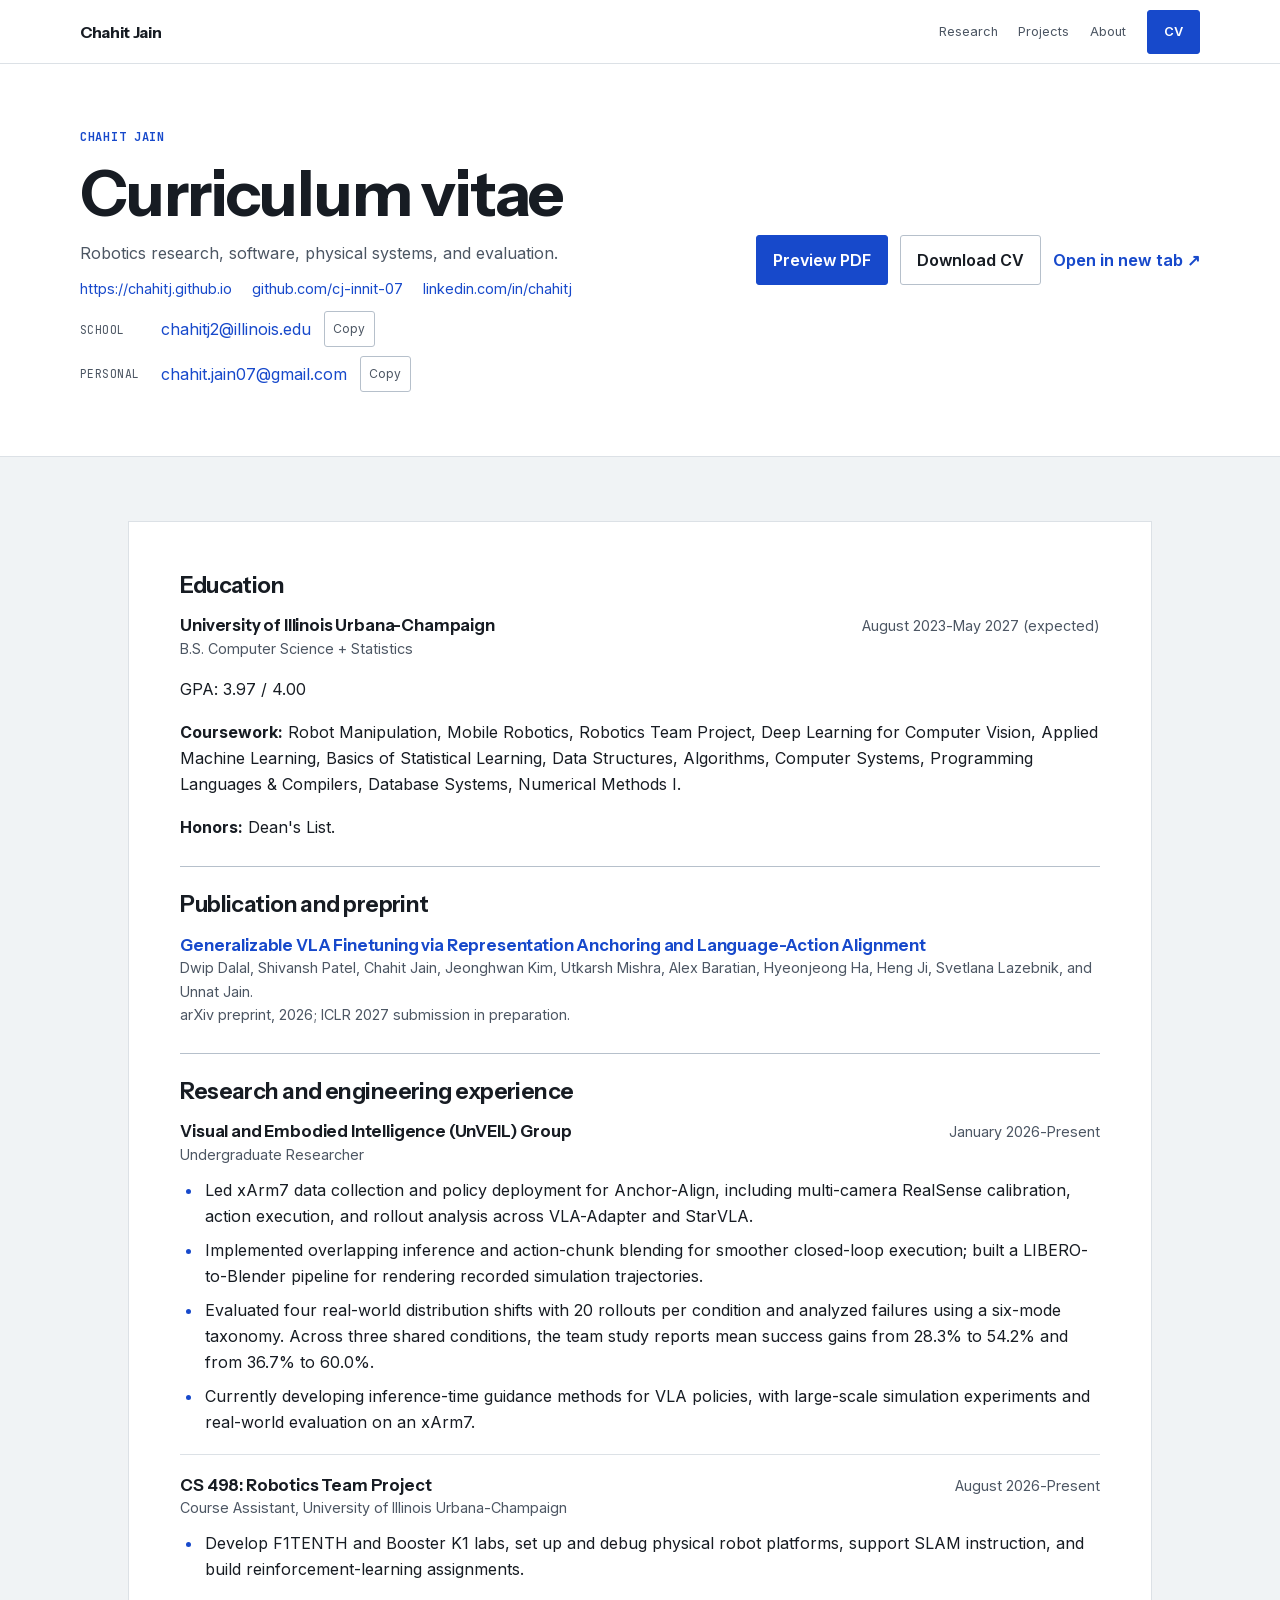
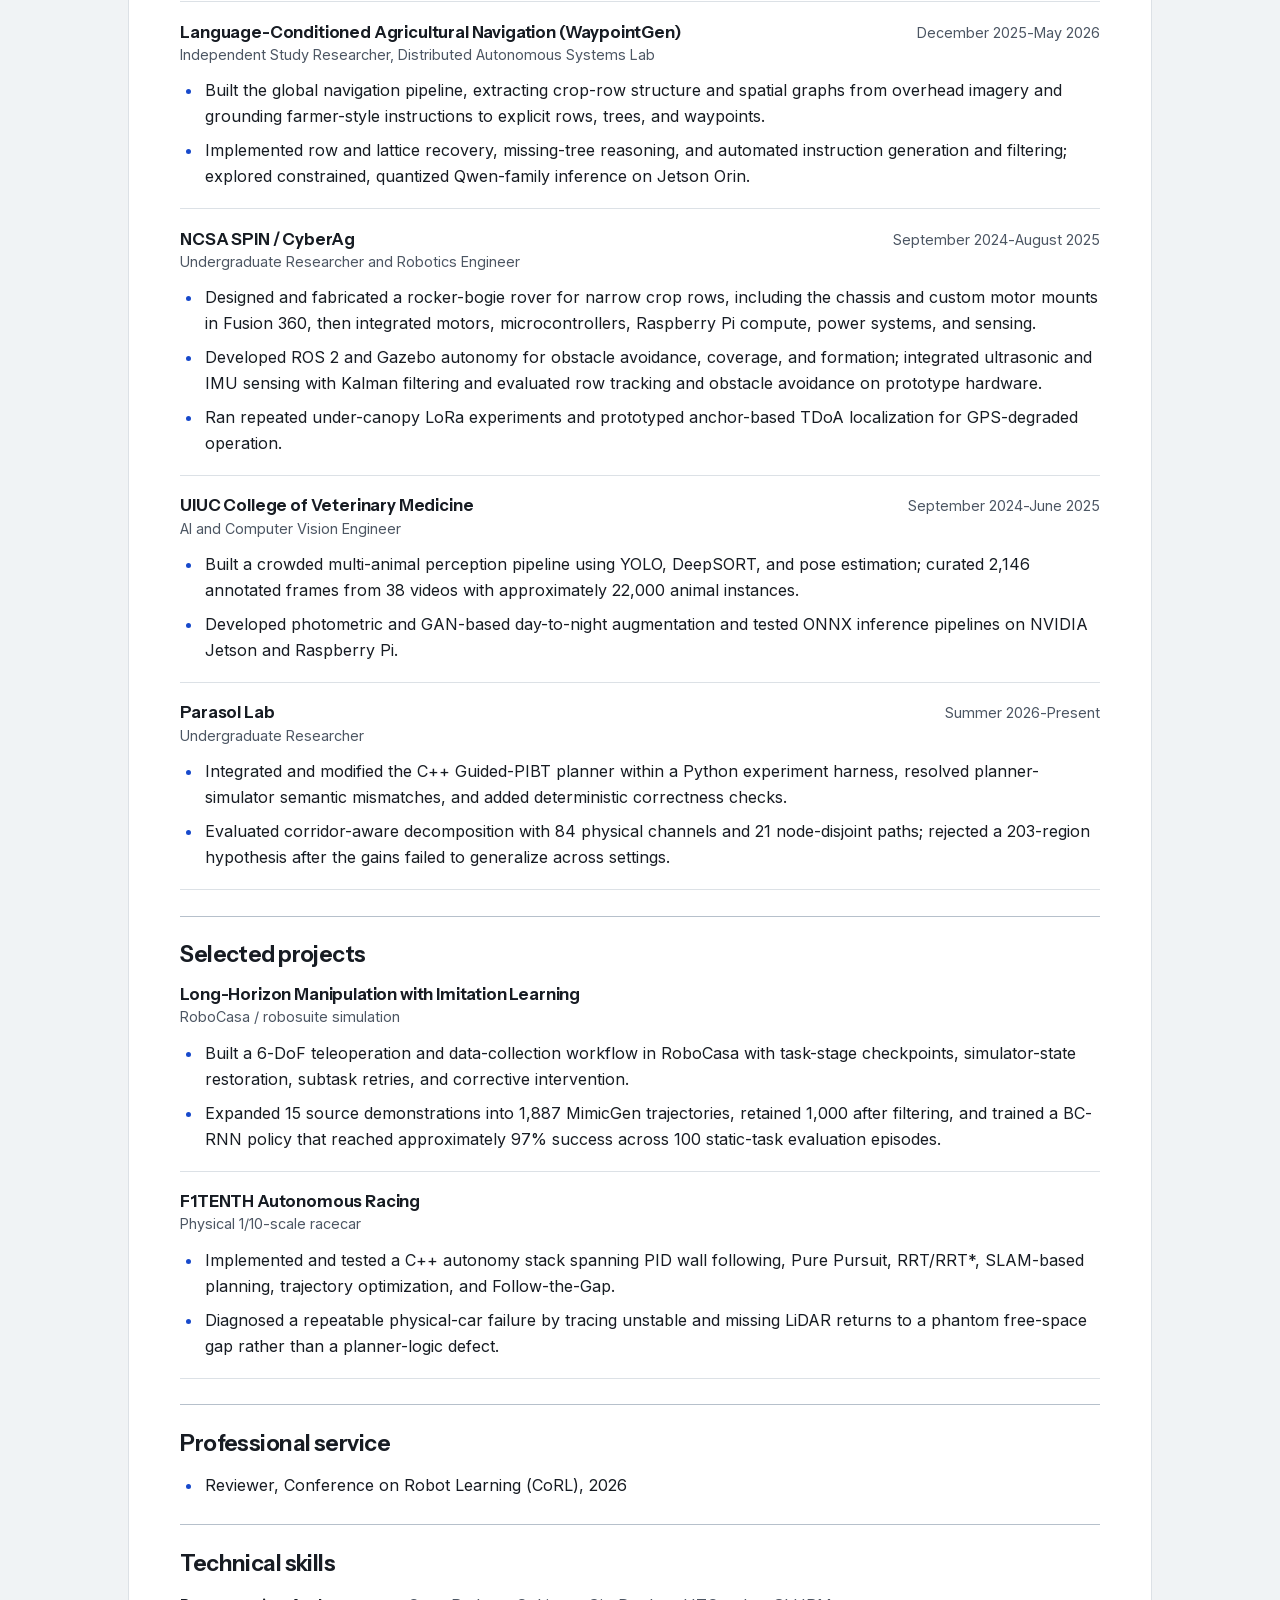
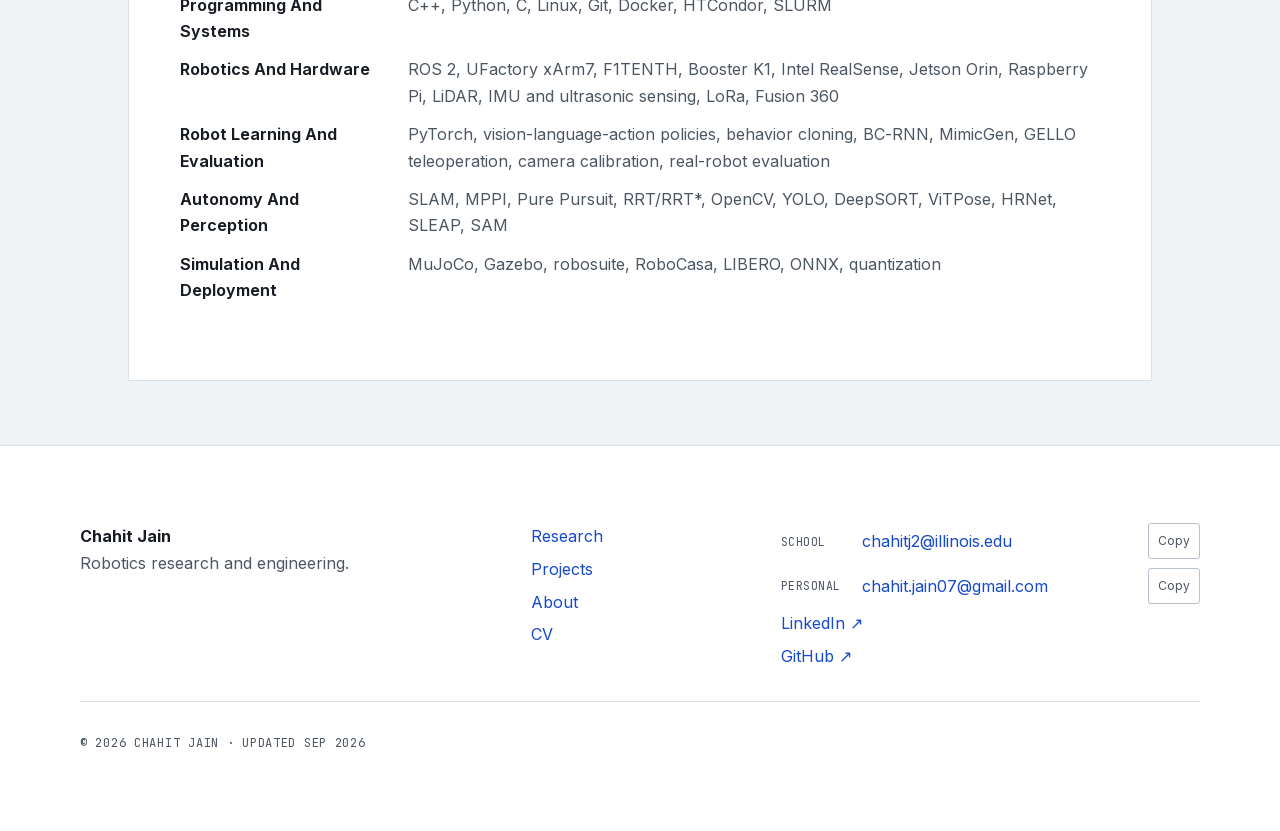
<file: cv/index.html>
<!DOCTYPE html><html lang="en"> <head><meta charset="UTF-8"><meta name="viewport" content="width=device-width"><meta name="description" content="Curriculum vitae for robotics researcher and engineer Chahit Jain."><meta name="google-site-verification" content="mbrJ-8r3hzIk3YRbJgNDTZQ7f1m_qkfmmN1_8ac7Hiw"><link rel="canonical" href="https://chahitj.github.io/cv/"><link rel="icon" href="/favicon.svg?v=2" type="image/svg+xml"><link rel="preload" href="/fonts/instrument-sans-latin.woff2" as="font" type="font/woff2" crossorigin><link rel="preload" href="/fonts/inter-latin.woff2" as="font" type="font/woff2" crossorigin><link rel="preload" href="/fonts/jetbrains-mono-latin.woff2" as="font" type="font/woff2" crossorigin><meta property="og:title" content="CV — Chahit Jain"><meta property="og:description" content="Curriculum vitae for robotics researcher and engineer Chahit Jain."><meta property="og:type" content="website"><meta property="og:url" content="https://chahitj.github.io/cv/"><meta property="og:image" content="https://chahitj.github.io/chahit-jain-social-preview.jpg"><meta property="og:image:secure_url" content="https://chahitj.github.io/chahit-jain-social-preview.jpg"><meta property="og:image:type" content="image/jpeg"><meta property="og:image:width" content="1200"><meta property="og:image:height" content="630"><meta property="og:image:alt" content="Chahit Jain"><meta name="twitter:card" content="summary_large_image"><meta name="twitter:image" content="https://chahitj.github.io/chahit-jain-social-preview.jpg"><meta name="twitter:image:alt" content="Chahit Jain"><title>CV — Chahit Jain</title><link rel="stylesheet" href="/_astro/cv.D24u42F5.css"><link rel="stylesheet" href="/_astro/BaseLayout.DAoYmjkw.css"></head> <body> <a class="skip-link" href="#main">Skip to main content</a> <header class="site-header" data-header data-astro-cid-4z36i57k> <div class="container header-inner" data-astro-cid-4z36i57k> <a class="wordmark" href="/" data-astro-cid-4z36i57k>Chahit Jain</a> <nav class="desktop-nav" aria-label="Main" data-astro-cid-4z36i57k> <a href="/research" data-astro-cid-4z36i57k> Research </a><a href="/work" data-astro-cid-4z36i57k> Projects </a><a href="/about" data-astro-cid-4z36i57k> About </a> <a class="button" href="/cv" data-astro-cid-4z36i57k>CV</a> </nav> <a class="mobile-cv" href="/cv" data-astro-cid-4z36i57k>CV ↗</a> <button class="menu-button" type="button" aria-expanded="false" aria-controls="mobile-navigation" data-menu-toggle data-astro-cid-4z36i57k><span class="sr-only" data-astro-cid-4z36i57k>Open navigation</span><span aria-hidden="true" data-astro-cid-4z36i57k>Menu</span></button> </div> <nav id="mobile-navigation" class="mobile-nav" aria-label="Mobile" hidden data-mobile-menu data-astro-cid-4z36i57k> <div class="container mobile-links" data-astro-cid-4z36i57k> <a href="/research" data-astro-cid-4z36i57k> Research </a><a href="/work" data-astro-cid-4z36i57k> Projects </a><a href="/about" data-astro-cid-4z36i57k> About </a> <a href="/cv" data-astro-cid-4z36i57k>CV <span aria-hidden="true" data-astro-cid-4z36i57k>↓</span></a> <a href="mailto:chahitj2@illinois.edu" data-astro-cid-4z36i57k>Email ↗</a> <a href="https://www.linkedin.com/in/chahitj" data-astro-cid-4z36i57k>LinkedIn ↗</a> <a href="https://github.com/cj-innit-07" data-astro-cid-4z36i57k>GitHub ↗</a> </div> </nav> </header> <main id="main"> <header class="cv-header" data-astro-cid-zuwcdr5b> <div class="container cv-header-inner" data-astro-cid-zuwcdr5b> <div class="cv-intro" data-astro-cid-zuwcdr5b> <p class="eyebrow" data-astro-cid-zuwcdr5b>Chahit Jain</p> <h1 data-astro-cid-zuwcdr5b>Curriculum vitae</h1> <p class="muted" data-astro-cid-zuwcdr5b>
Robotics research, software, physical systems, and evaluation.
</p> <div class="document-contact" aria-label="Contact links" data-astro-cid-zuwcdr5b> <a href="https://chahitj.github.io" data-astro-cid-zuwcdr5b>https://chahitj.github.io</a> <a href="https://github.com/cj-innit-07" rel="me noopener" data-astro-cid-zuwcdr5b>github.com/cj-innit-07</a> <a href="https://www.linkedin.com/in/chahitj" rel="me noopener" data-astro-cid-zuwcdr5b>linkedin.com/in/chahitj</a> </div> <div class="email-contacts" data-email-contacts data-astro-cid-gidnrxjs> <div class="email-contact" data-astro-cid-gidnrxjs> <span class="email-label" data-astro-cid-gidnrxjs>School</span> <a href="mailto:chahitj2@illinois.edu" data-astro-cid-gidnrxjs>chahitj2@illinois.edu</a> <button type="button" data-copy-email="chahitj2@illinois.edu" aria-label="Copy school email address" data-astro-cid-gidnrxjs>
Copy
</button> </div><div class="email-contact" data-astro-cid-gidnrxjs> <span class="email-label" data-astro-cid-gidnrxjs>Personal</span> <a href="mailto:chahit.jain07@gmail.com" data-astro-cid-gidnrxjs>chahit.jain07@gmail.com</a> <button type="button" data-copy-email="chahit.jain07@gmail.com" aria-label="Copy personal email address" data-astro-cid-gidnrxjs>
Copy
</button> </div> <p class="sr-only" aria-live="polite" data-email-copy-status data-astro-cid-gidnrxjs></p> </div> </div> <nav class="cv-actions" aria-label="CV document actions" data-astro-cid-zuwcdr5b> <button class="button" type="button" aria-expanded="false" aria-controls="cv-pdf-panel" data-pdf-toggle data-astro-cid-zuwcdr5b>Preview PDF</button> <a class="button secondary" href="/documents/chahit-jain-cv.pdf" download data-astro-cid-zuwcdr5b>Download CV</a> <a class="cv-open-link" href="/documents/chahit-jain-cv.pdf" target="_blank" rel="noopener noreferrer" data-astro-cid-zuwcdr5b>Open in new tab <span aria-hidden="true" data-astro-cid-zuwcdr5b>↗</span></a> </nav> </div> </header> <section id="cv-pdf-panel" class="container pdf-section" aria-labelledby="pdf-heading" hidden data-astro-cid-zuwcdr5b> <h2 id="pdf-heading" class="sr-only" data-astro-cid-zuwcdr5b>CV PDF preview</h2> <object class="pdf-viewer" data-pdf-viewer data-pdf-src="/documents/chahit-jain-cv.pdf#view=FitH" type="application/pdf" aria-label="Two-page curriculum vitae for Chahit Jain" data-astro-cid-zuwcdr5b> <p data-astro-cid-zuwcdr5b>
This browser cannot display the embedded PDF.
<a href="/documents/chahit-jain-cv.pdf" data-astro-cid-zuwcdr5b>Open Chahit Jain’s CV</a>.
</p> </object> <p class="mobile-pdf-note muted" data-astro-cid-zuwcdr5b>
The full CV is available as a two-page PDF.
<a href="/documents/chahit-jain-cv.pdf" target="_blank" rel="noopener noreferrer" data-astro-cid-zuwcdr5b>Open the PDF</a>
or continue to the accessible HTML version below.
</p> </section> <section class="html-cv" aria-labelledby="html-cv-heading" data-astro-cid-zuwcdr5b> <div class="container cv-document" data-astro-cid-zuwcdr5b> <h2 id="html-cv-heading" class="sr-only" data-astro-cid-zuwcdr5b>HTML curriculum vitae</h2> <section class="cv-section" data-astro-cid-zuwcdr5b> <h3 data-astro-cid-zuwcdr5b>Education</h3> <div class="entry-heading" data-astro-cid-zuwcdr5b> <div data-astro-cid-zuwcdr5b> <h4 data-astro-cid-zuwcdr5b>University of Illinois Urbana-Champaign</h4> <p data-astro-cid-zuwcdr5b>B.S. Computer Science + Statistics</p> </div> <p data-astro-cid-zuwcdr5b>August 2023-May 2027 (expected)</p> </div> <p data-astro-cid-zuwcdr5b>GPA: 3.97 / 4.00</p> <p data-astro-cid-zuwcdr5b> <strong data-astro-cid-zuwcdr5b>Coursework:</strong> Robot Manipulation, Mobile Robotics, Robotics Team Project, Deep Learning for Computer Vision, Applied Machine Learning, Basics of Statistical Learning, Data Structures, Algorithms, Computer Systems, Programming Languages &amp; Compilers, Database Systems, Numerical Methods I.
</p> <p data-astro-cid-zuwcdr5b><strong data-astro-cid-zuwcdr5b>Honors:</strong> Dean&#39;s List.</p> </section> <section class="cv-section" data-astro-cid-zuwcdr5b> <h3 data-astro-cid-zuwcdr5b>Publication and preprint</h3> <article class="publication" data-astro-cid-zuwcdr5b> <h4 data-astro-cid-zuwcdr5b> <a href="https://arxiv.org/abs/2607.13429" data-astro-cid-zuwcdr5b>Generalizable VLA Finetuning via Representation Anchoring and Language-Action Alignment</a> </h4> <p data-astro-cid-zuwcdr5b>Dwip Dalal, Shivansh Patel, Chahit Jain, Jeonghwan Kim, Utkarsh Mishra, Alex Baratian, Hyeonjeong Ha, Heng Ji, Svetlana Lazebnik, and Unnat Jain.</p> <p class="muted" data-astro-cid-zuwcdr5b>arXiv preprint, 2026; ICLR 2027 submission in preparation.</p> </article> </section> <section class="cv-section" data-astro-cid-zuwcdr5b> <h3 data-astro-cid-zuwcdr5b>Research and engineering experience</h3> <div class="entry-list" data-astro-cid-zuwcdr5b> <article class="cv-entry" data-astro-cid-zuwcdr5b> <div class="entry-heading" data-astro-cid-zuwcdr5b> <div data-astro-cid-zuwcdr5b> <h4 data-astro-cid-zuwcdr5b>Visual and Embodied Intelligence (UnVEIL) Group</h4> <p data-astro-cid-zuwcdr5b>Undergraduate Researcher</p> </div> <p data-astro-cid-zuwcdr5b>January 2026-Present</p> </div> <ul data-astro-cid-zuwcdr5b> <li data-astro-cid-zuwcdr5b>Led xArm7 data collection and policy deployment for Anchor-Align, including multi-camera RealSense calibration, action execution, and rollout analysis across VLA-Adapter and StarVLA.</li><li data-astro-cid-zuwcdr5b>Implemented overlapping inference and action-chunk blending for smoother closed-loop execution; built a LIBERO-to-Blender pipeline for rendering recorded simulation trajectories.</li><li data-astro-cid-zuwcdr5b>Evaluated four real-world distribution shifts with 20 rollouts per condition and analyzed failures using a six-mode taxonomy. Across three shared conditions, the team study reports mean success gains from 28.3% to 54.2% and from 36.7% to 60.0%.</li><li data-astro-cid-zuwcdr5b>Currently developing inference-time guidance methods for VLA policies, with large-scale simulation experiments and real-world evaluation on an xArm7.</li> </ul> </article><article class="cv-entry" data-astro-cid-zuwcdr5b> <div class="entry-heading" data-astro-cid-zuwcdr5b> <div data-astro-cid-zuwcdr5b> <h4 data-astro-cid-zuwcdr5b>CS 498: Robotics Team Project</h4> <p data-astro-cid-zuwcdr5b>Course Assistant, University of Illinois Urbana-Champaign</p> </div> <p data-astro-cid-zuwcdr5b>August 2026-Present</p> </div> <ul data-astro-cid-zuwcdr5b> <li data-astro-cid-zuwcdr5b>Develop F1TENTH and Booster K1 labs, set up and debug physical robot platforms, support SLAM instruction, and build reinforcement-learning assignments.</li> </ul> </article><article class="cv-entry" data-astro-cid-zuwcdr5b> <div class="entry-heading" data-astro-cid-zuwcdr5b> <div data-astro-cid-zuwcdr5b> <h4 data-astro-cid-zuwcdr5b>Language-Conditioned Agricultural Navigation (WaypointGen)</h4> <p data-astro-cid-zuwcdr5b>Independent Study Researcher, Distributed Autonomous Systems Lab</p> </div> <p data-astro-cid-zuwcdr5b>December 2025-May 2026</p> </div> <ul data-astro-cid-zuwcdr5b> <li data-astro-cid-zuwcdr5b>Built the global navigation pipeline, extracting crop-row structure and spatial graphs from overhead imagery and grounding farmer-style instructions to explicit rows, trees, and waypoints.</li><li data-astro-cid-zuwcdr5b>Implemented row and lattice recovery, missing-tree reasoning, and automated instruction generation and filtering; explored constrained, quantized Qwen-family inference on Jetson Orin.</li> </ul> </article><article class="cv-entry" data-astro-cid-zuwcdr5b> <div class="entry-heading" data-astro-cid-zuwcdr5b> <div data-astro-cid-zuwcdr5b> <h4 data-astro-cid-zuwcdr5b>NCSA SPIN / CyberAg</h4> <p data-astro-cid-zuwcdr5b>Undergraduate Researcher and Robotics Engineer</p> </div> <p data-astro-cid-zuwcdr5b>September 2024-August 2025</p> </div> <ul data-astro-cid-zuwcdr5b> <li data-astro-cid-zuwcdr5b>Designed and fabricated a rocker-bogie rover for narrow crop rows, including the chassis and custom motor mounts in Fusion 360, then integrated motors, microcontrollers, Raspberry Pi compute, power systems, and sensing.</li><li data-astro-cid-zuwcdr5b>Developed ROS 2 and Gazebo autonomy for obstacle avoidance, coverage, and formation; integrated ultrasonic and IMU sensing with Kalman filtering and evaluated row tracking and obstacle avoidance on prototype hardware.</li><li data-astro-cid-zuwcdr5b>Ran repeated under-canopy LoRa experiments and prototyped anchor-based TDoA localization for GPS-degraded operation.</li> </ul> </article><article class="cv-entry" data-astro-cid-zuwcdr5b> <div class="entry-heading" data-astro-cid-zuwcdr5b> <div data-astro-cid-zuwcdr5b> <h4 data-astro-cid-zuwcdr5b>UIUC College of Veterinary Medicine</h4> <p data-astro-cid-zuwcdr5b>AI and Computer Vision Engineer</p> </div> <p data-astro-cid-zuwcdr5b>September 2024-June 2025</p> </div> <ul data-astro-cid-zuwcdr5b> <li data-astro-cid-zuwcdr5b>Built a crowded multi-animal perception pipeline using YOLO, DeepSORT, and pose estimation; curated 2,146 annotated frames from 38 videos with approximately 22,000 animal instances.</li><li data-astro-cid-zuwcdr5b>Developed photometric and GAN-based day-to-night augmentation and tested ONNX inference pipelines on NVIDIA Jetson and Raspberry Pi.</li> </ul> </article><article class="cv-entry" data-astro-cid-zuwcdr5b> <div class="entry-heading" data-astro-cid-zuwcdr5b> <div data-astro-cid-zuwcdr5b> <h4 data-astro-cid-zuwcdr5b>Parasol Lab</h4> <p data-astro-cid-zuwcdr5b>Undergraduate Researcher</p> </div> <p data-astro-cid-zuwcdr5b>Summer 2026-Present</p> </div> <ul data-astro-cid-zuwcdr5b> <li data-astro-cid-zuwcdr5b>Integrated and modified the C++ Guided-PIBT planner within a Python experiment harness, resolved planner-simulator semantic mismatches, and added deterministic correctness checks.</li><li data-astro-cid-zuwcdr5b>Evaluated corridor-aware decomposition with 84 physical channels and 21 node-disjoint paths; rejected a 203-region hypothesis after the gains failed to generalize across settings.</li> </ul> </article> </div> </section> <section class="cv-section" data-astro-cid-zuwcdr5b> <h3 data-astro-cid-zuwcdr5b>Selected projects</h3> <div class="entry-list" data-astro-cid-zuwcdr5b> <article class="cv-entry" data-astro-cid-zuwcdr5b> <div class="entry-heading" data-astro-cid-zuwcdr5b> <div data-astro-cid-zuwcdr5b> <h4 data-astro-cid-zuwcdr5b>Long-Horizon Manipulation with Imitation Learning</h4> <p data-astro-cid-zuwcdr5b>RoboCasa / robosuite simulation</p> </div> </div> <ul data-astro-cid-zuwcdr5b> <li data-astro-cid-zuwcdr5b>Built a 6-DoF teleoperation and data-collection workflow in RoboCasa with task-stage checkpoints, simulator-state restoration, subtask retries, and corrective intervention.</li><li data-astro-cid-zuwcdr5b>Expanded 15 source demonstrations into 1,887 MimicGen trajectories, retained 1,000 after filtering, and trained a BC-RNN policy that reached approximately 97% success across 100 static-task evaluation episodes.</li> </ul> </article><article class="cv-entry" data-astro-cid-zuwcdr5b> <div class="entry-heading" data-astro-cid-zuwcdr5b> <div data-astro-cid-zuwcdr5b> <h4 data-astro-cid-zuwcdr5b>F1TENTH Autonomous Racing</h4> <p data-astro-cid-zuwcdr5b>Physical 1/10-scale racecar</p> </div> </div> <ul data-astro-cid-zuwcdr5b> <li data-astro-cid-zuwcdr5b>Implemented and tested a C++ autonomy stack spanning PID wall following, Pure Pursuit, RRT/RRT*, SLAM-based planning, trajectory optimization, and Follow-the-Gap.</li><li data-astro-cid-zuwcdr5b>Diagnosed a repeatable physical-car failure by tracing unstable and missing LiDAR returns to a phantom free-space gap rather than a planner-logic defect.</li> </ul> </article> </div> </section> <section class="cv-section compact-section" data-astro-cid-zuwcdr5b> <h3 data-astro-cid-zuwcdr5b>Professional service</h3> <ul data-astro-cid-zuwcdr5b> <li data-astro-cid-zuwcdr5b>Reviewer, Conference on Robot Learning (CoRL), 2026</li> </ul> </section> <section class="cv-section compact-section" data-astro-cid-zuwcdr5b> <h3 data-astro-cid-zuwcdr5b>Technical skills</h3> <dl class="skills-list" data-astro-cid-zuwcdr5b> <div data-astro-cid-zuwcdr5b> <dt data-astro-cid-zuwcdr5b>Programming and systems</dt> <dd data-astro-cid-zuwcdr5b>C++, Python, C, Linux, Git, Docker, HTCondor, SLURM</dd> </div><div data-astro-cid-zuwcdr5b> <dt data-astro-cid-zuwcdr5b>Robotics and hardware</dt> <dd data-astro-cid-zuwcdr5b>ROS 2, UFactory xArm7, F1TENTH, Booster K1, Intel RealSense, Jetson Orin, Raspberry Pi, LiDAR, IMU and ultrasonic sensing, LoRa, Fusion 360</dd> </div><div data-astro-cid-zuwcdr5b> <dt data-astro-cid-zuwcdr5b>Robot learning and evaluation</dt> <dd data-astro-cid-zuwcdr5b>PyTorch, vision-language-action policies, behavior cloning, BC-RNN, MimicGen, GELLO teleoperation, camera calibration, real-robot evaluation</dd> </div><div data-astro-cid-zuwcdr5b> <dt data-astro-cid-zuwcdr5b>Autonomy and perception</dt> <dd data-astro-cid-zuwcdr5b>SLAM, MPPI, Pure Pursuit, RRT/RRT*, OpenCV, YOLO, DeepSORT, ViTPose, HRNet, SLEAP, SAM</dd> </div><div data-astro-cid-zuwcdr5b> <dt data-astro-cid-zuwcdr5b>Simulation and deployment</dt> <dd data-astro-cid-zuwcdr5b>MuJoCo, Gazebo, robosuite, RoboCasa, LIBERO, ONNX, quantization</dd> </div> </dl> </section> </div> </section> </main> <footer class="footer" data-astro-cid-ld7f7lcz> <div class="container footer-grid" data-astro-cid-ld7f7lcz> <div data-astro-cid-ld7f7lcz> <strong data-astro-cid-ld7f7lcz>Chahit Jain</strong><p class="muted" data-astro-cid-ld7f7lcz>
Robotics research and engineering.
</p> </div> <nav aria-label="Footer" data-astro-cid-ld7f7lcz> <a href="/research" data-astro-cid-ld7f7lcz>Research</a><a href="/work" data-astro-cid-ld7f7lcz>Projects</a><a href="/about" data-astro-cid-ld7f7lcz>About</a><a href="/cv" data-astro-cid-ld7f7lcz>CV</a> </nav> <div class="footer-contact" data-astro-cid-ld7f7lcz> <div class="email-contacts compact" data-email-contacts data-astro-cid-gidnrxjs> <div class="email-contact" data-astro-cid-gidnrxjs> <span class="email-label" data-astro-cid-gidnrxjs>School</span> <a href="mailto:chahitj2@illinois.edu" data-astro-cid-gidnrxjs>chahitj2@illinois.edu</a> <button type="button" data-copy-email="chahitj2@illinois.edu" aria-label="Copy school email address" data-astro-cid-gidnrxjs>
Copy
</button> </div><div class="email-contact" data-astro-cid-gidnrxjs> <span class="email-label" data-astro-cid-gidnrxjs>Personal</span> <a href="mailto:chahit.jain07@gmail.com" data-astro-cid-gidnrxjs>chahit.jain07@gmail.com</a> <button type="button" data-copy-email="chahit.jain07@gmail.com" aria-label="Copy personal email address" data-astro-cid-gidnrxjs>
Copy
</button> </div> <p class="sr-only" aria-live="polite" data-email-copy-status data-astro-cid-gidnrxjs></p> </div> <a href="https://www.linkedin.com/in/chahitj" rel="noopener noreferrer" data-astro-cid-ld7f7lcz>LinkedIn <span aria-hidden="true" data-astro-cid-ld7f7lcz>↗</span></a><a href="https://github.com/cj-innit-07" rel="noopener noreferrer" data-astro-cid-ld7f7lcz>GitHub <span aria-hidden="true" data-astro-cid-ld7f7lcz>↗</span></a> </div> <p class="meta muted" data-astro-cid-ld7f7lcz>
© 2026 Chahit Jain · Updated Sep 2026 </p> </div> </footer> <script type="module">(()=>{const u=document.querySelector("[data-header]"),c=document.querySelector("[data-menu-toggle]"),o=document.querySelector("[data-mobile-menu]"),i=()=>u?.classList.toggle("scrolled",window.scrollY>40);i(),window.addEventListener("scroll",i,{passive:!0});const s=()=>{!c||!o||(c.setAttribute("aria-expanded","false"),o.hidden=!0,document.body.classList.remove("menu-open"),c.focus())};c?.addEventListener("click",()=>{if(!o)return;const e=c.getAttribute("aria-expanded")!=="true";c.setAttribute("aria-expanded",String(e)),o.hidden=!e,document.body.classList.toggle("menu-open",e),e&&o.querySelector("a")?.focus()}),document.addEventListener("keydown",e=>{if(e.key==="Escape"&&!o?.hidden&&s(),e.key==="Tab"&&o&&!o.hidden){const t=[...o.querySelectorAll("a[href]")],a=t[0],r=t.at(-1);e.shiftKey&&document.activeElement===a?(e.preventDefault(),r?.focus()):!e.shiftKey&&document.activeElement===r&&(e.preventDefault(),a?.focus())}}),matchMedia("(min-width: 961px)").addEventListener("change",e=>{e.matches&&o&&!o.hidden&&s()}),document.querySelectorAll("[data-copy-bibtex]").forEach(e=>{e.addEventListener("click",async()=>{const t=e.closest("[data-citation]")?.querySelector("pre");if(t){e.textContent="Copied",window.setTimeout(()=>{e.textContent="Copy BibTeX"},1600);try{await navigator.clipboard.writeText(t.textContent??"")}catch{e.textContent="Copy unavailable",e.title="Open the BibTeX citation and copy it manually."}}})}),document.querySelectorAll("[data-copy-email]").forEach(e=>{e.addEventListener("click",async()=>{const t=e.dataset.copyEmail,r=e.closest("[data-email-contacts]")?.querySelector("[data-email-copy-status]");if(t){try{await navigator.clipboard.writeText(t),e.textContent="Copied",r&&(r.textContent=`${t} copied to clipboard.`)}catch{e.textContent="Select",r&&(r.textContent=`Copy was unavailable. Select the visible address ${t}.`)}window.setTimeout(()=>{e.textContent="Copy"},1800)}})});const n=[...document.querySelectorAll("[data-filter]")],p=[...document.querySelectorAll("[data-project-card]")],l=e=>{n.forEach(a=>a.setAttribute("aria-pressed",String(a.dataset.filter===e))),p.forEach(a=>{a.hidden=e!=="all"&&!(a.dataset.categories??"").split(" ").includes(e)});const t=new URL(window.location.href);e==="all"?t.searchParams.delete("type"):t.searchParams.set("type",e),history.replaceState({},"",t)};n.forEach(e=>e.addEventListener("click",()=>l(e.dataset.filter??"all")));const d=new URLSearchParams(location.search).get("type");d&&l(d),document.querySelectorAll("[data-overlay-toggle]").forEach(e=>e.addEventListener("click",()=>{const a=e.closest("[data-overlay]")?.querySelector("img");if(!a)return;const r=e.getAttribute("aria-pressed")!=="true";e.setAttribute("aria-pressed",String(r)),a.src=r?a.dataset.overlay??a.src:a.dataset.base??a.src,e.textContent=r?"Show raw image":"Show attention overlay"})),document.querySelectorAll("[data-comparison-range]").forEach(e=>{const t=e.closest("[data-comparison]"),a=()=>{t?.style.setProperty("--reveal",`${e.value}%`),e.setAttribute("aria-valuetext",`${e.value}% comparison`)};e.addEventListener("input",a),a()}),document.querySelectorAll("[data-lightbox-open]").forEach(e=>{e.addEventListener("click",()=>{const t=e.getAttribute("data-lightbox-open"),a=t?document.getElementById(t):void 0;a instanceof HTMLDialogElement&&a.showModal()})}),document.querySelectorAll("[data-lightbox]").forEach(e=>{e.querySelector("[data-lightbox-close]")?.addEventListener("click",()=>e.close()),e.addEventListener("click",t=>{t.target===e&&e.close()})})})();</script> </body> </html> <script type="module">const t=document.querySelector("[data-pdf-toggle]"),d=document.querySelector("#cv-pdf-panel"),n=d?.querySelector("[data-pdf-viewer]");t instanceof HTMLButtonElement&&d instanceof HTMLElement&&n instanceof HTMLObjectElement&&t.addEventListener("click",()=>{const e=d.hidden;if(d.hidden=!e,t.setAttribute("aria-expanded",String(e)),t.textContent=e?"Hide PDF preview":"Preview PDF",e&&!n.hasAttribute("data")){const a=n.dataset.pdfSrc;a&&n.setAttribute("data",a)}});</script>
</file>
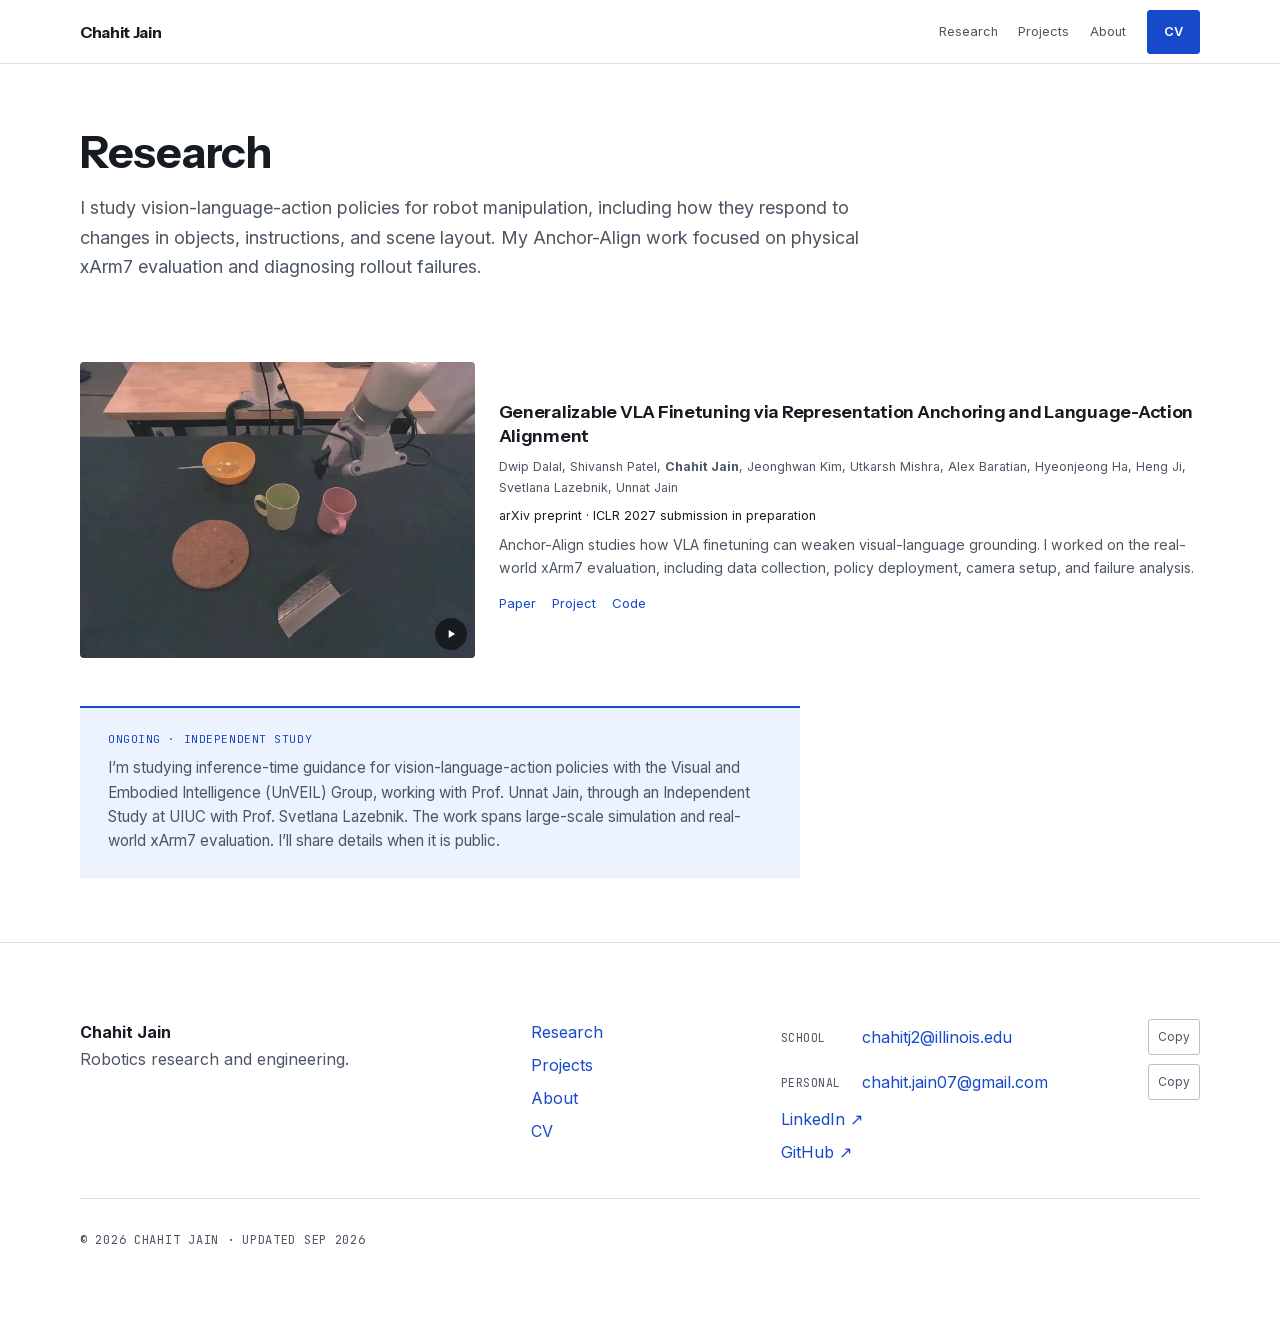
<file: research/index.html>
<!DOCTYPE html><html lang="en"> <head><meta charset="UTF-8"><meta name="viewport" content="width=device-width"><meta name="description" content="Vision-language-action policy research with physical xArm7 evaluation under distribution shift."><meta name="google-site-verification" content="mbrJ-8r3hzIk3YRbJgNDTZQ7f1m_qkfmmN1_8ac7Hiw"><link rel="canonical" href="https://chahitj.github.io/research/"><link rel="icon" href="/favicon.svg?v=2" type="image/svg+xml"><link rel="preload" href="/fonts/instrument-sans-latin.woff2" as="font" type="font/woff2" crossorigin><link rel="preload" href="/fonts/inter-latin.woff2" as="font" type="font/woff2" crossorigin><link rel="preload" href="/fonts/jetbrains-mono-latin.woff2" as="font" type="font/woff2" crossorigin><meta property="og:title" content="Research — Chahit Jain"><meta property="og:description" content="Vision-language-action policy research with physical xArm7 evaluation under distribution shift."><meta property="og:type" content="website"><meta property="og:url" content="https://chahitj.github.io/research/"><meta property="og:image" content="https://chahitj.github.io/chahit-jain-social-preview.jpg"><meta property="og:image:secure_url" content="https://chahitj.github.io/chahit-jain-social-preview.jpg"><meta property="og:image:type" content="image/jpeg"><meta property="og:image:width" content="1200"><meta property="og:image:height" content="630"><meta property="og:image:alt" content="Chahit Jain"><meta name="twitter:card" content="summary_large_image"><meta name="twitter:image" content="https://chahitj.github.io/chahit-jain-social-preview.jpg"><meta name="twitter:image:alt" content="Chahit Jain"><title>Research — Chahit Jain</title><style>.page-hero[data-astro-cid-3zbxo6iv]{display:grid;grid-template-columns:1fr;gap:1rem 2rem;padding-block:clamp(2.5rem,5vw,4rem);align-items:start}.page-hero[data-astro-cid-3zbxo6iv] .eyebrow[data-astro-cid-3zbxo6iv]{grid-column:1 / -1;padding-top:0}.page-hero[data-astro-cid-3zbxo6iv] h1[data-astro-cid-3zbxo6iv]{grid-column:1;font-size:clamp(2rem,3.5vw,2.75rem);letter-spacing:-.025em}.page-hero[data-astro-cid-3zbxo6iv] .lead[data-astro-cid-3zbxo6iv]{grid-column:1}.lead[data-astro-cid-3zbxo6iv]{max-width:50rem;font-size:clamp(1rem,1.4vw,1.15rem)}@media(max-width:48rem){.page-hero[data-astro-cid-3zbxo6iv]{grid-template-columns:1fr;gap:.8rem;padding-block:2rem}.page-hero[data-astro-cid-3zbxo6iv] .eyebrow[data-astro-cid-3zbxo6iv],.page-hero[data-astro-cid-3zbxo6iv] h1[data-astro-cid-3zbxo6iv],.page-hero[data-astro-cid-3zbxo6iv] .lead[data-astro-cid-3zbxo6iv]{grid-column:1;padding-top:0}}
.research-list[data-astro-cid-odi5jzfj]{padding-bottom:2rem}.ongoing-research[data-astro-cid-odi5jzfj]{padding-bottom:4rem}.ongoing-note[data-astro-cid-odi5jzfj]{display:grid;gap:.65rem;max-width:45rem;padding:1.5rem 1.75rem;border-top:2px solid var(--accent);background:var(--accent-subtle);color:var(--text-secondary);font-size:.95rem;line-height:1.6}.ongoing-label[data-astro-cid-odi5jzfj]{color:var(--accent);font:.7rem var(--font-mono);letter-spacing:.05em;text-transform:uppercase}@media(max-width:48rem){.ongoing-note[data-astro-cid-odi5jzfj]{padding:1.2rem}}
project-preview[data-astro-cid-hemv6ifa]{display:block;position:relative;min-width:0;overflow:hidden;background:var(--bg-subtle);border-radius:4px}project-preview[data-astro-cid-hemv6ifa]>a[data-astro-cid-hemv6ifa]{display:block;width:100%;height:100%}project-preview[data-astro-cid-hemv6ifa] img,project-preview[data-astro-cid-hemv6ifa] video{width:100%;height:100%;object-fit:var(--preview-fit, cover)}button[data-astro-cid-hemv6ifa]{position:absolute;bottom:.5rem;right:.5rem;display:inline-flex;align-items:center;justify-content:center;width:32px;height:32px;border:none;border-radius:50%;background:#0000008c;color:#fff;cursor:pointer;backdrop-filter:blur(2px);transition:background .15s}button[data-astro-cid-hemv6ifa]:hover{background:#000000bf}button[data-astro-cid-hemv6ifa][hidden]{display:none}.project-row[data-astro-cid-6qw2m4ce]{display:grid;grid-template-columns:minmax(0,.36fr) minmax(0,.64fr);align-items:center;gap:1.5rem;padding-block:1rem}.entry-copy[data-astro-cid-6qw2m4ce]{display:grid;gap:.5rem;min-width:0}h3[data-astro-cid-6qw2m4ce]{font-size:1.1rem;line-height:1.35;letter-spacing:-.015em;text-wrap:initial}h3[data-astro-cid-6qw2m4ce] a[data-astro-cid-6qw2m4ce]{color:var(--text);text-decoration:none}h3[data-astro-cid-6qw2m4ce] a[data-astro-cid-6qw2m4ce]:hover{color:var(--accent);text-decoration:underline}.entry-copy[data-astro-cid-6qw2m4ce]>p[data-astro-cid-6qw2m4ce]{font-size:.88rem;color:var(--text-secondary);line-height:1.6}.entry-copy[data-astro-cid-6qw2m4ce] .authors[data-astro-cid-6qw2m4ce]{font-size:.78rem;line-height:1.7}.entry-copy[data-astro-cid-6qw2m4ce] .entry-status[data-astro-cid-6qw2m4ce]{color:var(--text);font-size:.78rem}.entry-copy[data-astro-cid-6qw2m4ce] .research-context[data-astro-cid-6qw2m4ce]{color:var(--text-secondary);font-size:.76rem}.entry-links[data-astro-cid-6qw2m4ce]{display:flex;gap:1rem;flex-wrap:wrap;font-size:.82rem}.entry-links[data-astro-cid-6qw2m4ce] a[data-astro-cid-6qw2m4ce]{display:inline-flex;align-items:center;min-height:32px}.text-only[data-astro-cid-6qw2m4ce]{grid-template-columns:1fr;padding-left:0}.non-clickable[data-astro-cid-6qw2m4ce]{cursor:default}.non-clickable[data-astro-cid-6qw2m4ce] h3[data-astro-cid-6qw2m4ce]{pointer-events:none}@media(max-width:600px){.project-row[data-astro-cid-6qw2m4ce]{grid-template-columns:1fr;gap:.75rem;padding-block:1rem}.text-only[data-astro-cid-6qw2m4ce]{padding-left:0}h3[data-astro-cid-6qw2m4ce]{font-size:1.05rem}}
</style><link rel="stylesheet" href="/_astro/BaseLayout.DAoYmjkw.css"></head> <body> <a class="skip-link" href="#main">Skip to main content</a> <header class="site-header" data-header data-astro-cid-4z36i57k> <div class="container header-inner" data-astro-cid-4z36i57k> <a class="wordmark" href="/" data-astro-cid-4z36i57k>Chahit Jain</a> <nav class="desktop-nav" aria-label="Main" data-astro-cid-4z36i57k> <a href="/research" data-astro-cid-4z36i57k> Research </a><a href="/work" data-astro-cid-4z36i57k> Projects </a><a href="/about" data-astro-cid-4z36i57k> About </a> <a class="button" href="/cv" data-astro-cid-4z36i57k>CV</a> </nav> <a class="mobile-cv" href="/cv" data-astro-cid-4z36i57k>CV ↗</a> <button class="menu-button" type="button" aria-expanded="false" aria-controls="mobile-navigation" data-menu-toggle data-astro-cid-4z36i57k><span class="sr-only" data-astro-cid-4z36i57k>Open navigation</span><span aria-hidden="true" data-astro-cid-4z36i57k>Menu</span></button> </div> <nav id="mobile-navigation" class="mobile-nav" aria-label="Mobile" hidden data-mobile-menu data-astro-cid-4z36i57k> <div class="container mobile-links" data-astro-cid-4z36i57k> <a href="/research" data-astro-cid-4z36i57k> Research </a><a href="/work" data-astro-cid-4z36i57k> Projects </a><a href="/about" data-astro-cid-4z36i57k> About </a> <a href="/cv" data-astro-cid-4z36i57k>CV <span aria-hidden="true" data-astro-cid-4z36i57k>↓</span></a> <a href="mailto:chahitj2@illinois.edu" data-astro-cid-4z36i57k>Email ↗</a> <a href="https://www.linkedin.com/in/chahitj" data-astro-cid-4z36i57k>LinkedIn ↗</a> <a href="https://github.com/cj-innit-07" data-astro-cid-4z36i57k>GitHub ↗</a> </div> </nav> </header> <main id="main"> <header class="page-hero container" data-astro-cid-3zbxo6iv> <h1 data-astro-cid-3zbxo6iv>Research</h1> <p class="lead muted" data-astro-cid-3zbxo6iv>I study vision-language-action policies for robot manipulation, including how they respond to changes in objects, instructions, and scene layout. My Anchor-Align work focused on physical xArm7 evaluation and diagnosing rollout failures.</p> </header>  <section class="container research-list" aria-labelledby="research-projects" data-astro-cid-odi5jzfj> <h2 id="research-projects" class="sr-only" data-astro-cid-odi5jzfj>Research projects</h2> <article class="project-row" data-project="anchor-align" data-astro-cid-6qw2m4ce> <project-preview style="aspect-ratio:4/3;--preview-fit:contain" data-astro-cid-hemv6ifa="true"><video muted loop playsinline preload="none" poster="/media/projects/anchor_align_semantic_pinkmug_poster.webp" aria-label="xArm7 grasping a pink mug under semantic perturbation with distractor objects on a tabletop." data-src="/media/projects/anchor_align_semantic_pinkmug.mp4" data-playback-rate data-astro-cid-hemv6ifa></video><button type="button" aria-label="Play preview: xArm7 grasping a pink mug under semantic perturbation with distractor objects on a tabletop." hidden data-preview-toggle data-astro-cid-hemv6ifa><svg width="14" height="14" viewBox="0 0 24 24" fill="currentColor" aria-hidden="true" data-astro-cid-hemv6ifa><path d="M8 5v14l11-7z" data-astro-cid-hemv6ifa></path></svg></button><noscript><a href="/media/projects/anchor_align_semantic_pinkmug.mp4" data-astro-cid-hemv6ifa>Watch video</a></noscript></project-preview><script type="module">class i extends HTMLElement{observer;visible=!1;manual=!1;stopped=!1;video;button;motion=matchMedia("(prefers-reduced-motion: reduce)");desktop=matchMedia("(min-width: 768px)");connection=navigator.connection;connectedCallback(){if(this.video=this.querySelector("video")??void 0,this.button=this.querySelector("button")??void 0,!this.video||!this.button)return;const e=Number.parseFloat(this.video.dataset.playbackRate??"");Number.isFinite(e)&&e>0&&(this.video.defaultPlaybackRate=e,this.video.playbackRate=e),this.button.hidden=!1,this.button.addEventListener("click",this.toggle),this.video.addEventListener("play",this.label),this.video.addEventListener("pause",this.label),document.addEventListener("visibilitychange",this.update),this.motion.addEventListener("change",this.preferences),this.desktop.addEventListener("change",this.preferences),this.connection?.addEventListener("change",this.preferences),this.observer=new IntersectionObserver(([t])=>{t&&(this.visible=t.isIntersecting&&t.intersectionRatio>=.55,this.update())},{threshold:[0,.55]}),this.observer.observe(this)}preferences=()=>{this.manual=!1,this.update()};label=()=>{if(!this.button||!this.video)return;const e=this.video.paused,t=e?'<svg width="14" height="14" viewBox="0 0 24 24" fill="currentColor" aria-hidden="true"><path d="M8 5v14l11-7z"/></svg>':'<svg width="14" height="14" viewBox="0 0 24 24" fill="currentColor" aria-hidden="true"><rect x="6" y="4" width="4" height="16"/><rect x="14" y="4" width="4" height="16"/></svg>';this.button.innerHTML=t,this.button.setAttribute("aria-label",`${e?"Play":"Pause"} preview: ${this.video.getAttribute("aria-label")}`)};toggle=()=>{this.video&&(this.stopped=!this.video.paused,this.manual=!this.stopped,this.update())};update=()=>{const e=this.video;if(!e)return;const t=this.desktop.matches&&!this.motion.matches&&!this.connection?.saveData;if(!this.visible||document.hidden||this.stopped||!t&&!this.manual){e.pause();return}e.getAttribute("src")||(e.src=e.dataset.src),e.muted=!0,e.play().catch(()=>{this.label()})};disconnectedCallback(){this.observer?.disconnect(),this.video?.pause(),this.button?.removeEventListener("click",this.toggle),this.video?.removeEventListener("play",this.label),this.video?.removeEventListener("pause",this.label),document.removeEventListener("visibilitychange",this.update),this.motion.removeEventListener("change",this.preferences),this.desktop.removeEventListener("change",this.preferences),this.connection?.removeEventListener("change",this.preferences)}}customElements.get("project-preview")||customElements.define("project-preview",i);</script> <div class="entry-copy" data-astro-cid-6qw2m4ce> <h3 data-astro-cid-6qw2m4ce> <a href="/work/anchor-align" data-astro-cid-6qw2m4ce>Generalizable VLA Finetuning via Representation Anchoring and Language-Action Alignment</a> </h3> <p class="authors" data-astro-cid-6qw2m4ce> Dwip Dalal, Shivansh Patel, <strong data-astro-cid-6qw2m4ce>Chahit Jain</strong>, Jeonghwan Kim, Utkarsh Mishra, Alex Baratian, Hyeonjeong Ha, Heng Ji, Svetlana Lazebnik, Unnat Jain </p> <p class="entry-status" data-astro-cid-6qw2m4ce> arXiv preprint · ICLR 2027 submission in preparation </p>  <p data-astro-cid-6qw2m4ce>Anchor-Align studies how VLA finetuning can weaken visual-language grounding. I worked on the real-world xArm7 evaluation, including data collection, policy deployment, camera setup, and failure analysis.</p> <div class="entry-links" data-astro-cid-6qw2m4ce> <a href="https://arxiv.org/abs/2607.13429" data-astro-cid-6qw2m4ce> Paper </a><a href="https://anchoralignvla.github.io/" data-astro-cid-6qw2m4ce> Project </a><a href="https://github.com/dwipddalal/Anchor-Align" data-astro-cid-6qw2m4ce> Code </a> </div> </div> </article> </section> <section class="container ongoing-research" aria-labelledby="ongoing-heading" data-astro-cid-odi5jzfj> <h2 id="ongoing-heading" class="sr-only" data-astro-cid-odi5jzfj>Ongoing research</h2> <div class="ongoing-note" data-astro-cid-odi5jzfj> <p class="ongoing-label" data-astro-cid-odi5jzfj>Ongoing · Independent Study</p> <p data-astro-cid-odi5jzfj>
I’m studying inference-time guidance for vision-language-action policies
        with the Visual and Embodied Intelligence (UnVEIL) Group, working with
        Prof. Unnat Jain, through an Independent Study at UIUC with Prof.
        Svetlana Lazebnik. The work spans large-scale simulation and real-world
        xArm7 evaluation. I’ll share details when it is public.
</p> </div> </section>  </main> <footer class="footer" data-astro-cid-ld7f7lcz> <div class="container footer-grid" data-astro-cid-ld7f7lcz> <div data-astro-cid-ld7f7lcz> <strong data-astro-cid-ld7f7lcz>Chahit Jain</strong><p class="muted" data-astro-cid-ld7f7lcz>
Robotics research and engineering.
</p> </div> <nav aria-label="Footer" data-astro-cid-ld7f7lcz> <a href="/research" data-astro-cid-ld7f7lcz>Research</a><a href="/work" data-astro-cid-ld7f7lcz>Projects</a><a href="/about" data-astro-cid-ld7f7lcz>About</a><a href="/cv" data-astro-cid-ld7f7lcz>CV</a> </nav> <div class="footer-contact" data-astro-cid-ld7f7lcz> <div class="email-contacts compact" data-email-contacts data-astro-cid-gidnrxjs> <div class="email-contact" data-astro-cid-gidnrxjs> <span class="email-label" data-astro-cid-gidnrxjs>School</span> <a href="mailto:chahitj2@illinois.edu" data-astro-cid-gidnrxjs>chahitj2@illinois.edu</a> <button type="button" data-copy-email="chahitj2@illinois.edu" aria-label="Copy school email address" data-astro-cid-gidnrxjs>
Copy
</button> </div><div class="email-contact" data-astro-cid-gidnrxjs> <span class="email-label" data-astro-cid-gidnrxjs>Personal</span> <a href="mailto:chahit.jain07@gmail.com" data-astro-cid-gidnrxjs>chahit.jain07@gmail.com</a> <button type="button" data-copy-email="chahit.jain07@gmail.com" aria-label="Copy personal email address" data-astro-cid-gidnrxjs>
Copy
</button> </div> <p class="sr-only" aria-live="polite" data-email-copy-status data-astro-cid-gidnrxjs></p> </div> <a href="https://www.linkedin.com/in/chahitj" rel="noopener noreferrer" data-astro-cid-ld7f7lcz>LinkedIn <span aria-hidden="true" data-astro-cid-ld7f7lcz>↗</span></a><a href="https://github.com/cj-innit-07" rel="noopener noreferrer" data-astro-cid-ld7f7lcz>GitHub <span aria-hidden="true" data-astro-cid-ld7f7lcz>↗</span></a> </div> <p class="meta muted" data-astro-cid-ld7f7lcz>
© 2026 Chahit Jain · Updated Sep 2026 </p> </div> </footer> <script type="module">(()=>{const u=document.querySelector("[data-header]"),c=document.querySelector("[data-menu-toggle]"),o=document.querySelector("[data-mobile-menu]"),i=()=>u?.classList.toggle("scrolled",window.scrollY>40);i(),window.addEventListener("scroll",i,{passive:!0});const s=()=>{!c||!o||(c.setAttribute("aria-expanded","false"),o.hidden=!0,document.body.classList.remove("menu-open"),c.focus())};c?.addEventListener("click",()=>{if(!o)return;const e=c.getAttribute("aria-expanded")!=="true";c.setAttribute("aria-expanded",String(e)),o.hidden=!e,document.body.classList.toggle("menu-open",e),e&&o.querySelector("a")?.focus()}),document.addEventListener("keydown",e=>{if(e.key==="Escape"&&!o?.hidden&&s(),e.key==="Tab"&&o&&!o.hidden){const t=[...o.querySelectorAll("a[href]")],a=t[0],r=t.at(-1);e.shiftKey&&document.activeElement===a?(e.preventDefault(),r?.focus()):!e.shiftKey&&document.activeElement===r&&(e.preventDefault(),a?.focus())}}),matchMedia("(min-width: 961px)").addEventListener("change",e=>{e.matches&&o&&!o.hidden&&s()}),document.querySelectorAll("[data-copy-bibtex]").forEach(e=>{e.addEventListener("click",async()=>{const t=e.closest("[data-citation]")?.querySelector("pre");if(t){e.textContent="Copied",window.setTimeout(()=>{e.textContent="Copy BibTeX"},1600);try{await navigator.clipboard.writeText(t.textContent??"")}catch{e.textContent="Copy unavailable",e.title="Open the BibTeX citation and copy it manually."}}})}),document.querySelectorAll("[data-copy-email]").forEach(e=>{e.addEventListener("click",async()=>{const t=e.dataset.copyEmail,r=e.closest("[data-email-contacts]")?.querySelector("[data-email-copy-status]");if(t){try{await navigator.clipboard.writeText(t),e.textContent="Copied",r&&(r.textContent=`${t} copied to clipboard.`)}catch{e.textContent="Select",r&&(r.textContent=`Copy was unavailable. Select the visible address ${t}.`)}window.setTimeout(()=>{e.textContent="Copy"},1800)}})});const n=[...document.querySelectorAll("[data-filter]")],p=[...document.querySelectorAll("[data-project-card]")],l=e=>{n.forEach(a=>a.setAttribute("aria-pressed",String(a.dataset.filter===e))),p.forEach(a=>{a.hidden=e!=="all"&&!(a.dataset.categories??"").split(" ").includes(e)});const t=new URL(window.location.href);e==="all"?t.searchParams.delete("type"):t.searchParams.set("type",e),history.replaceState({},"",t)};n.forEach(e=>e.addEventListener("click",()=>l(e.dataset.filter??"all")));const d=new URLSearchParams(location.search).get("type");d&&l(d),document.querySelectorAll("[data-overlay-toggle]").forEach(e=>e.addEventListener("click",()=>{const a=e.closest("[data-overlay]")?.querySelector("img");if(!a)return;const r=e.getAttribute("aria-pressed")!=="true";e.setAttribute("aria-pressed",String(r)),a.src=r?a.dataset.overlay??a.src:a.dataset.base??a.src,e.textContent=r?"Show raw image":"Show attention overlay"})),document.querySelectorAll("[data-comparison-range]").forEach(e=>{const t=e.closest("[data-comparison]"),a=()=>{t?.style.setProperty("--reveal",`${e.value}%`),e.setAttribute("aria-valuetext",`${e.value}% comparison`)};e.addEventListener("input",a),a()}),document.querySelectorAll("[data-lightbox-open]").forEach(e=>{e.addEventListener("click",()=>{const t=e.getAttribute("data-lightbox-open"),a=t?document.getElementById(t):void 0;a instanceof HTMLDialogElement&&a.showModal()})}),document.querySelectorAll("[data-lightbox]").forEach(e=>{e.querySelector("[data-lightbox-close]")?.addEventListener("click",()=>e.close()),e.addEventListener("click",t=>{t.target===e&&e.close()})})})();</script> </body> </html>
</file>
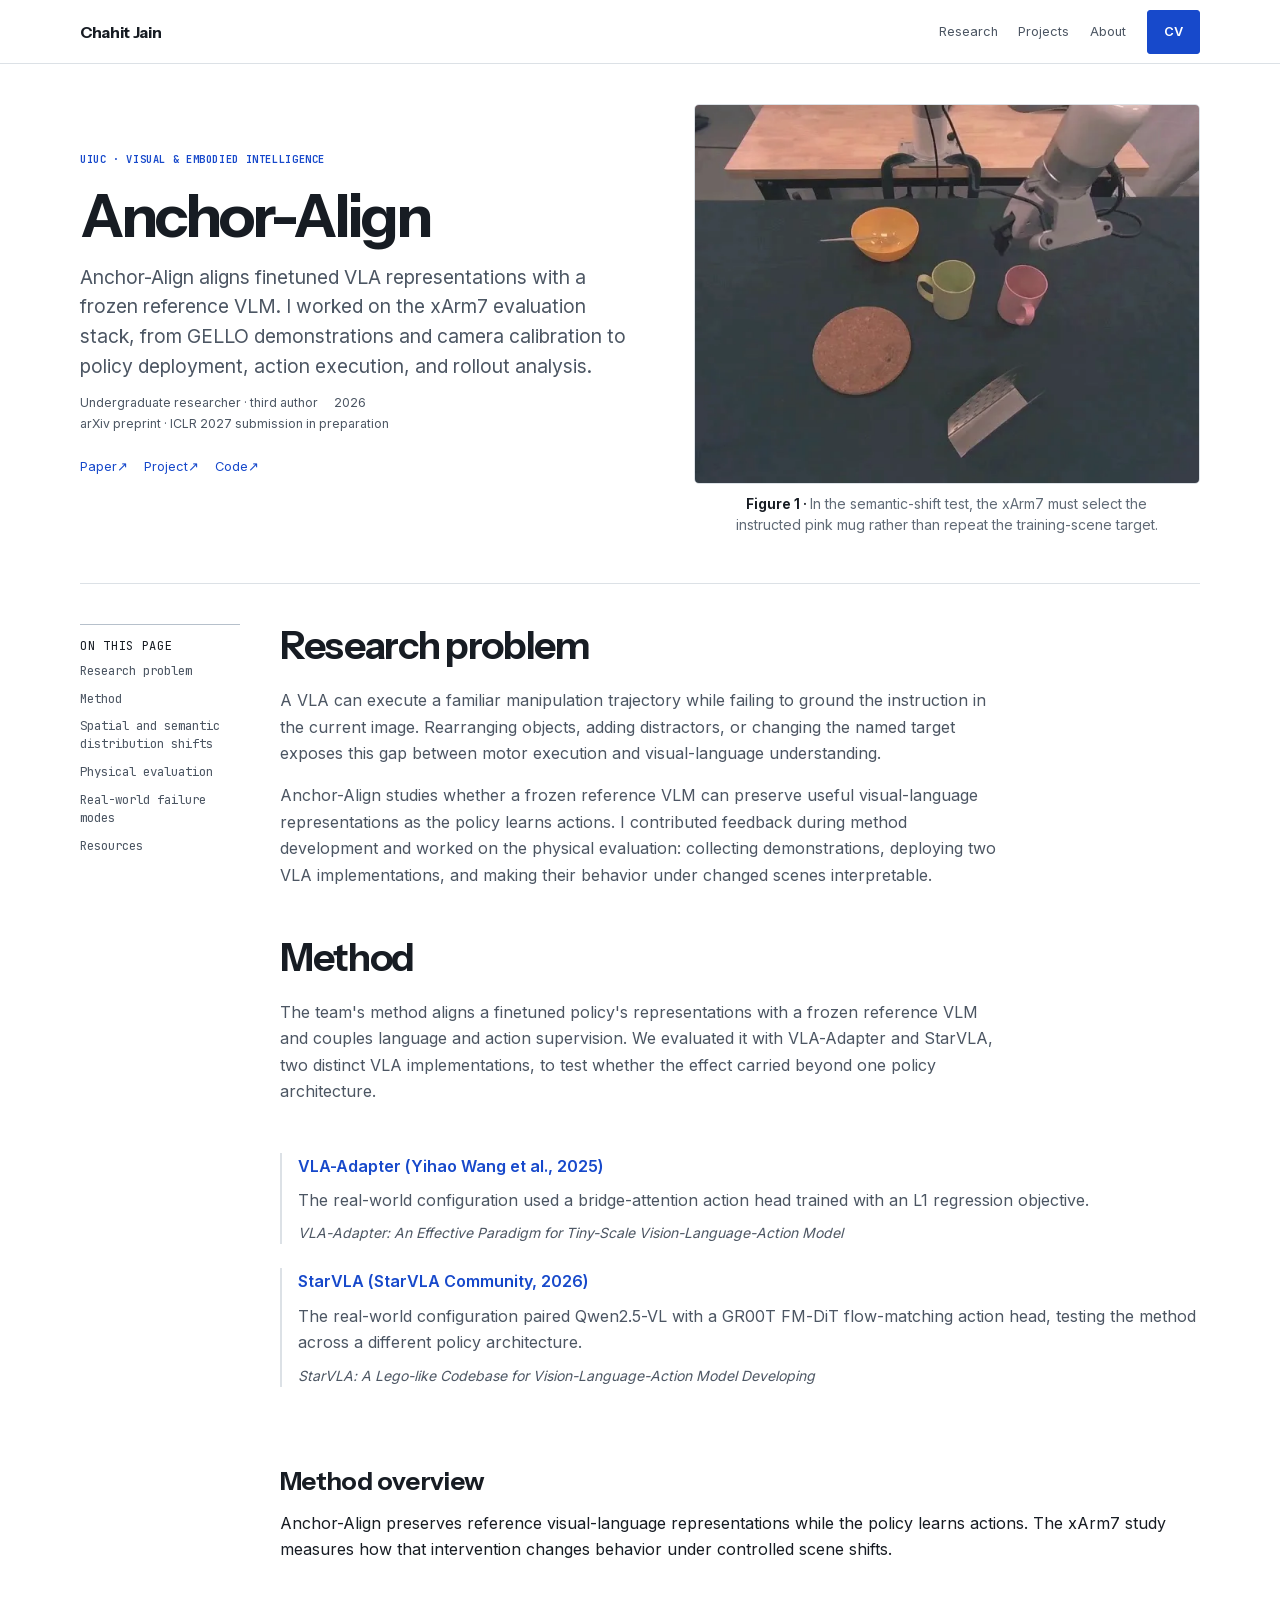
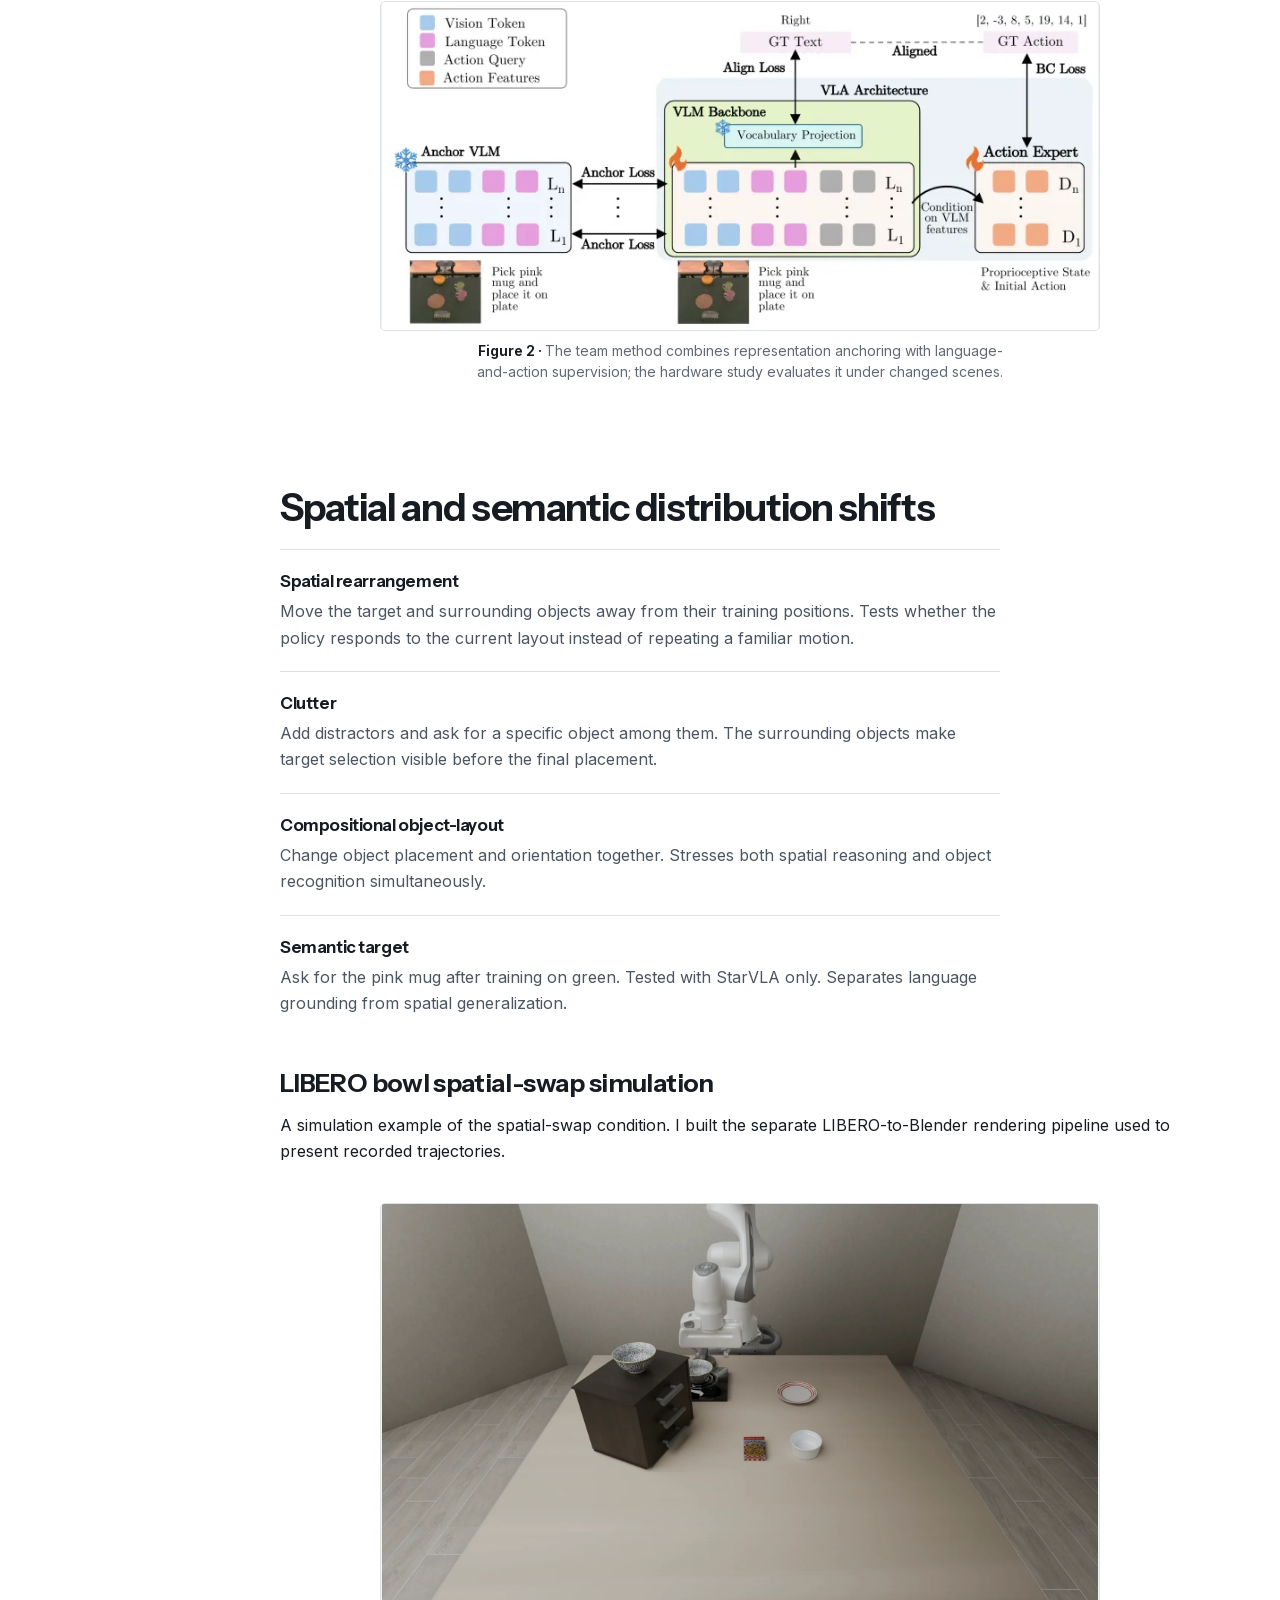
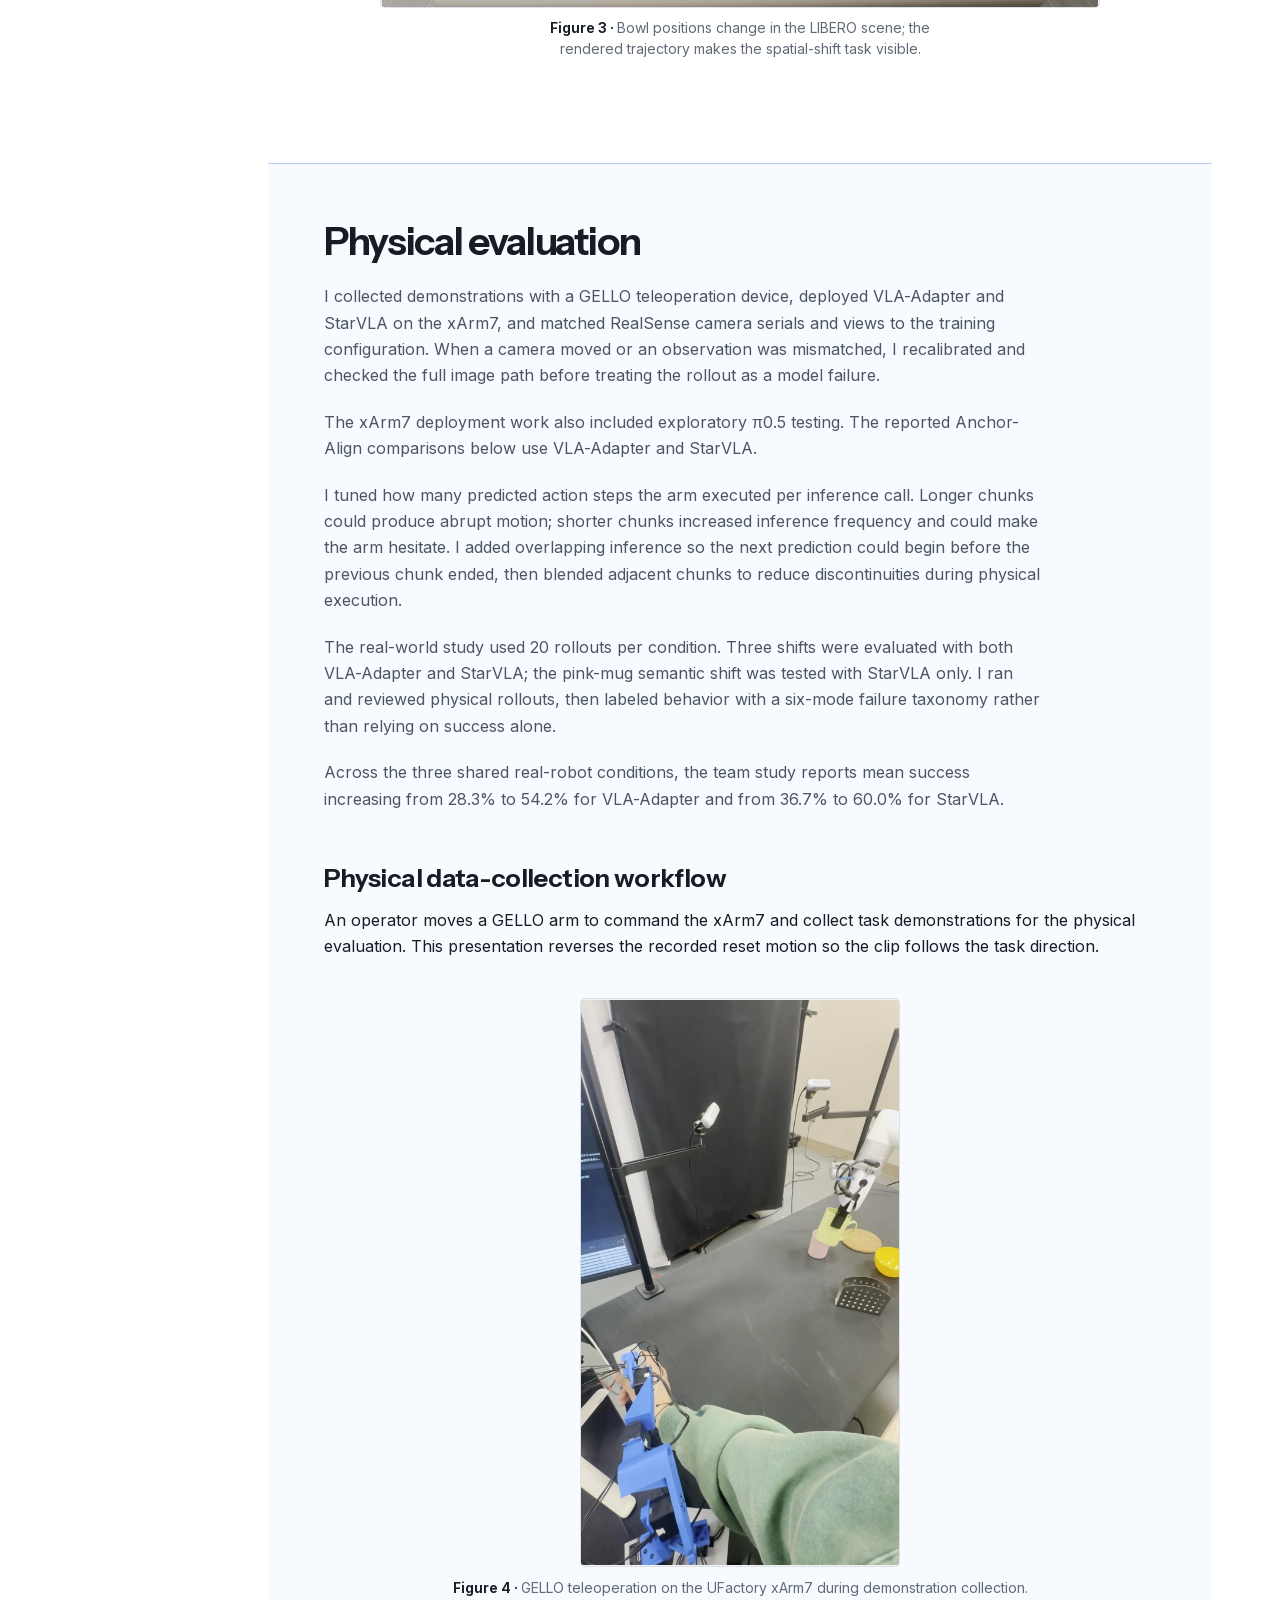
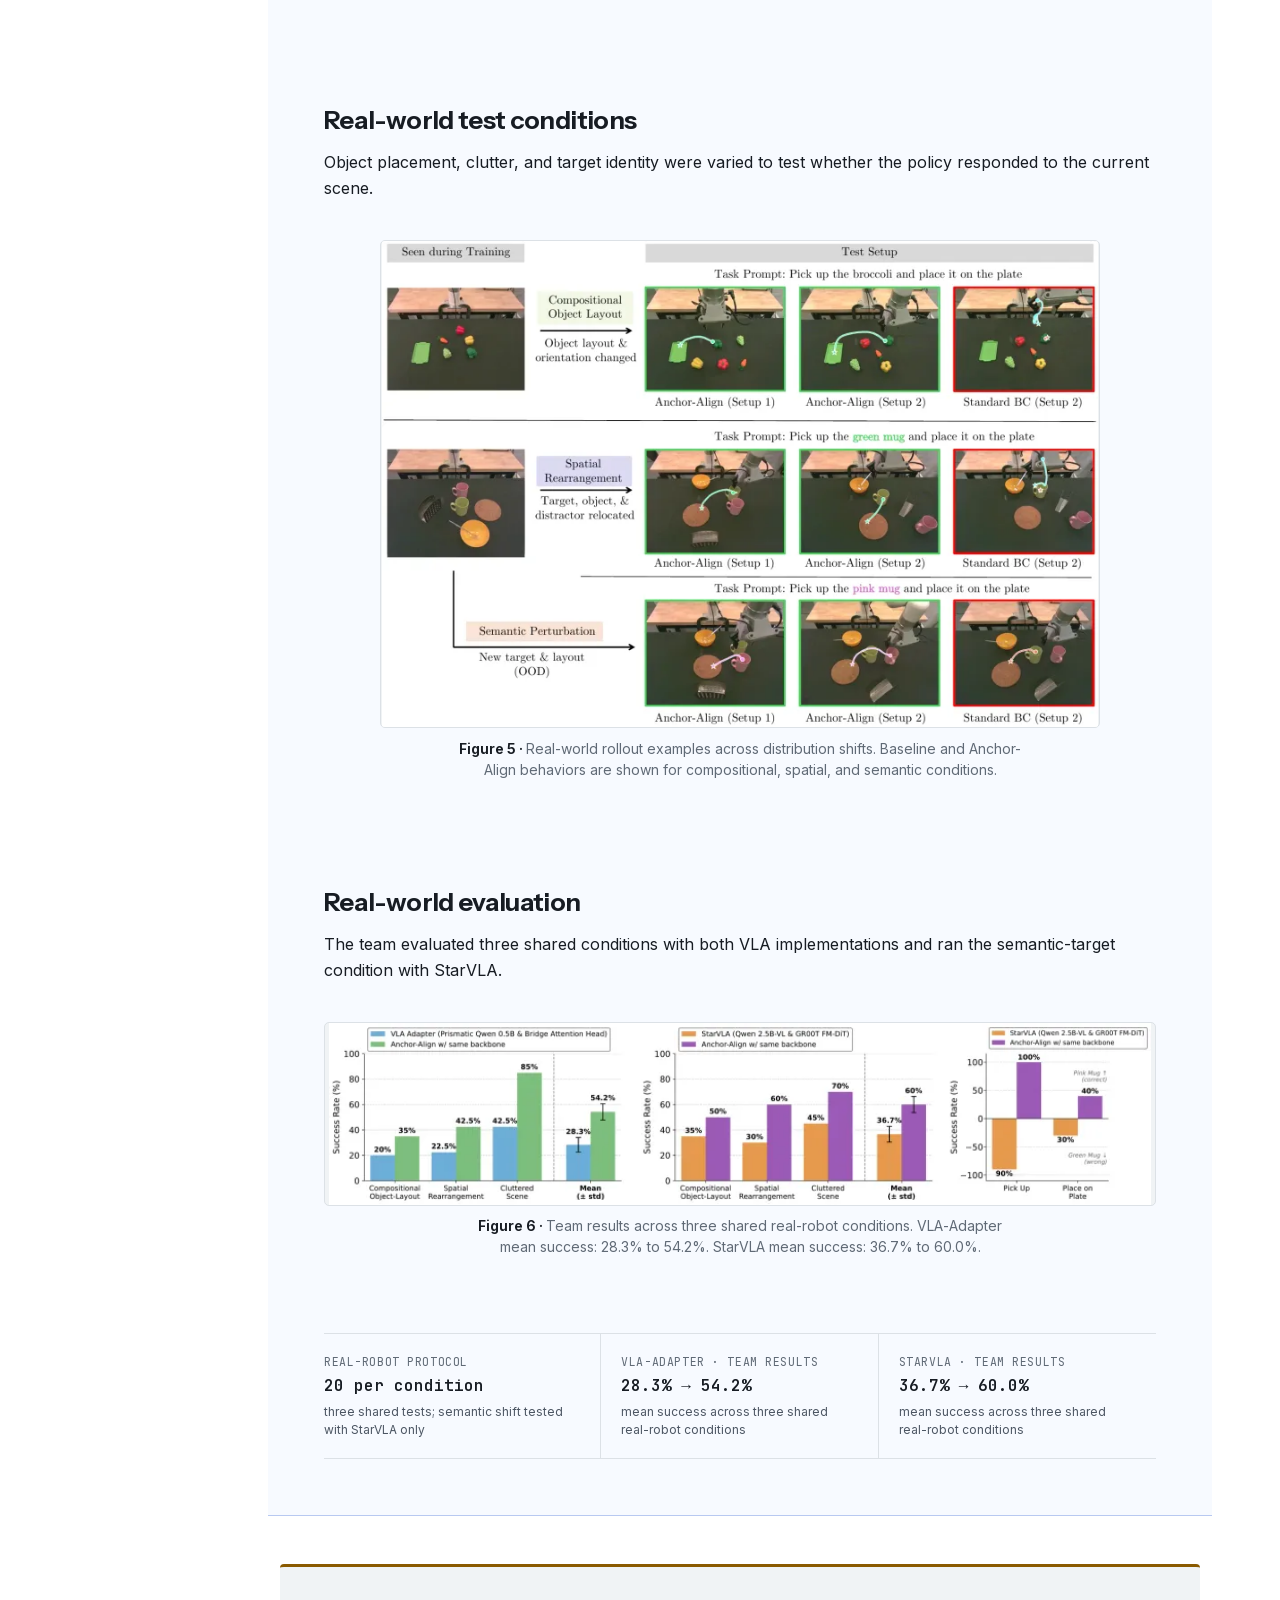
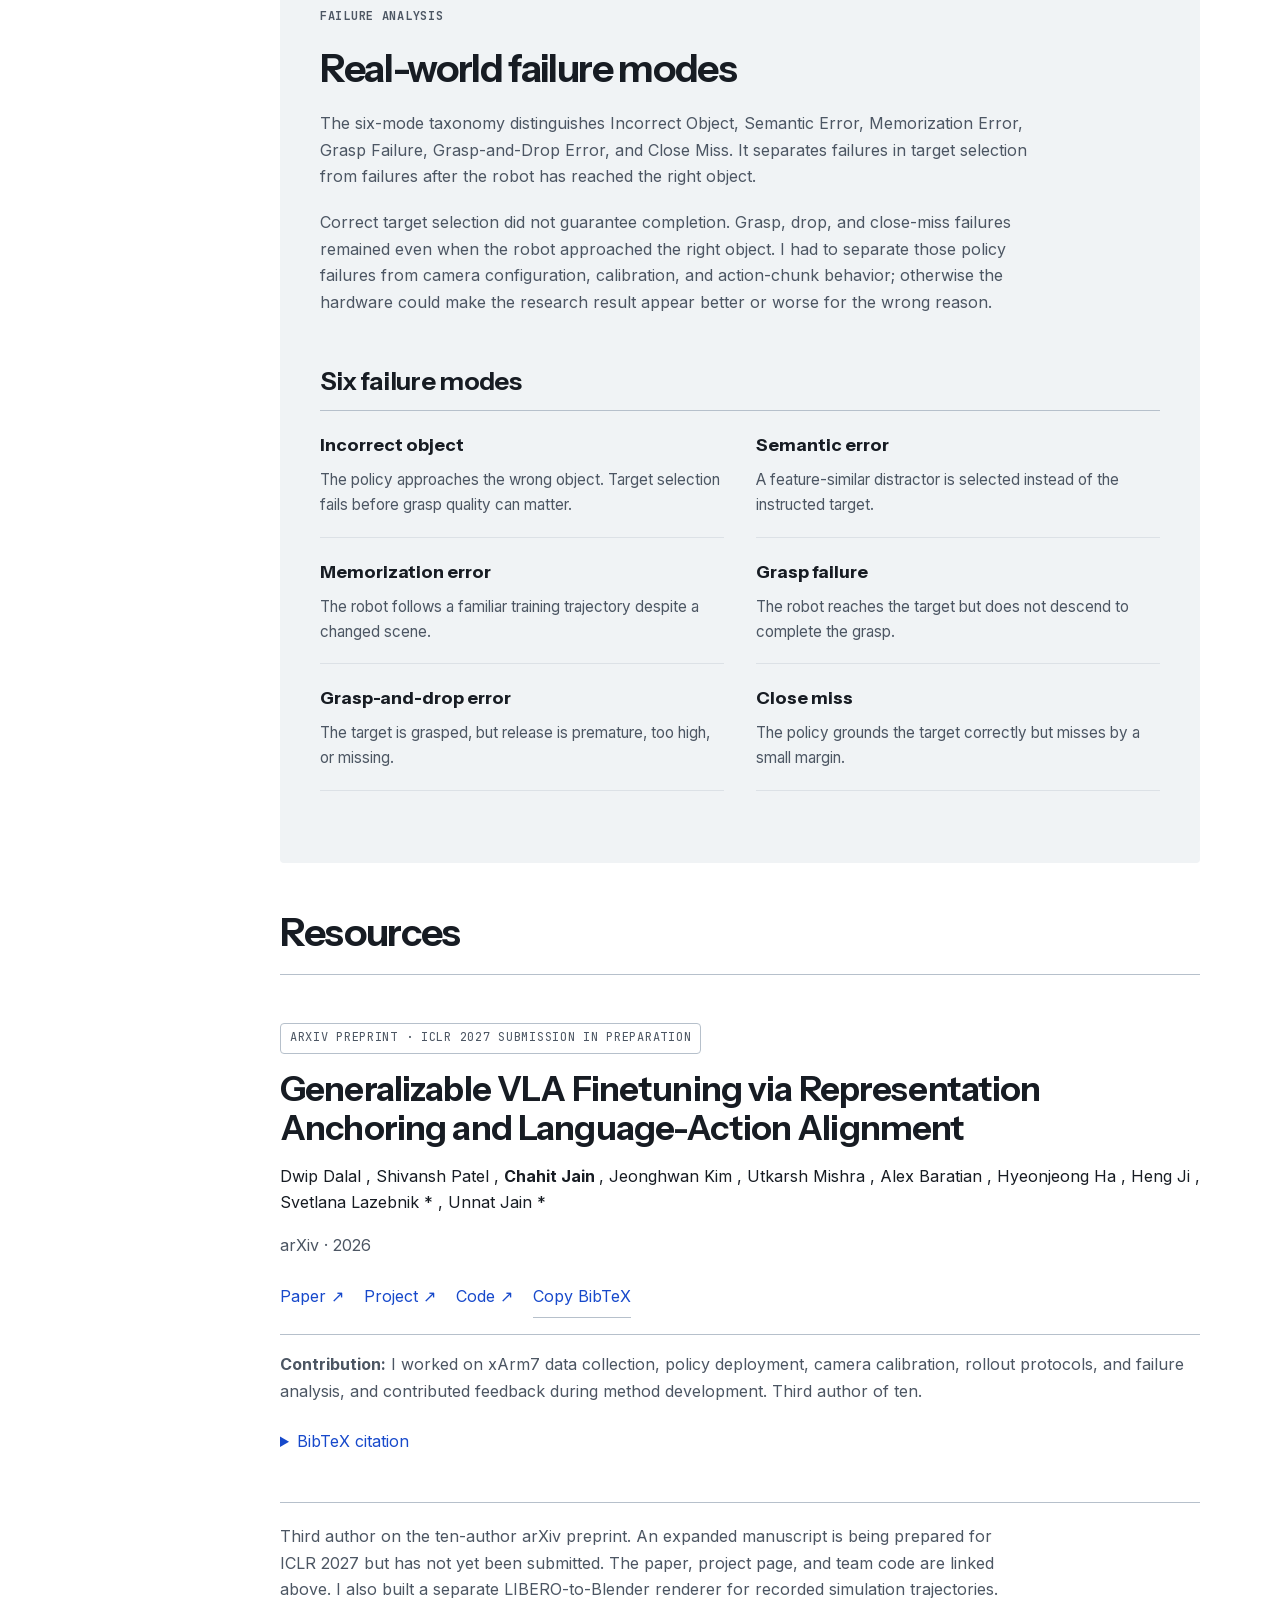
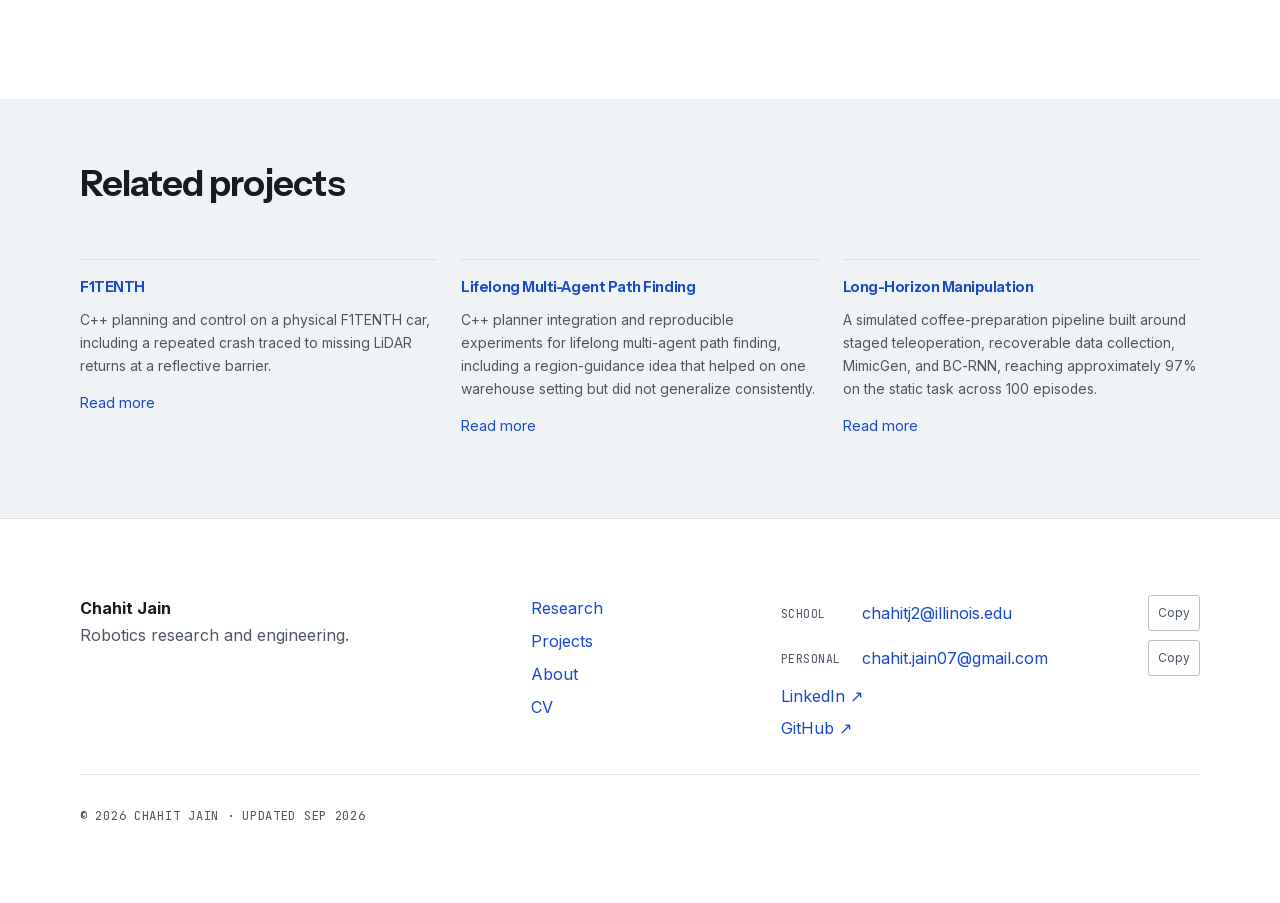
<file: work/anchor-align/index.html>
<!DOCTYPE html><html lang="en"> <head><meta charset="UTF-8"><meta name="viewport" content="width=device-width"><meta name="description" content="Chahit Jain's Anchor-Align work spans xArm7 evaluation, VLA inference setup, camera calibration, controlled experiments, and rollout diagnosis."><meta name="google-site-verification" content="mbrJ-8r3hzIk3YRbJgNDTZQ7f1m_qkfmmN1_8ac7Hiw"><link rel="canonical" href="https://chahitj.github.io/work/anchor-align/"><link rel="icon" href="/favicon.svg?v=2" type="image/svg+xml"><link rel="preload" href="/fonts/instrument-sans-latin.woff2" as="font" type="font/woff2" crossorigin><link rel="preload" href="/fonts/inter-latin.woff2" as="font" type="font/woff2" crossorigin><link rel="preload" href="/fonts/jetbrains-mono-latin.woff2" as="font" type="font/woff2" crossorigin><meta property="og:title" content="Anchor-Align — Chahit Jain"><meta property="og:description" content="Chahit Jain's Anchor-Align work spans xArm7 evaluation, VLA inference setup, camera calibration, controlled experiments, and rollout diagnosis."><meta property="og:type" content="website"><meta property="og:url" content="https://chahitj.github.io/work/anchor-align/"><meta property="og:image" content="https://chahitj.github.io/chahit-jain-social-preview.jpg"><meta property="og:image:secure_url" content="https://chahitj.github.io/chahit-jain-social-preview.jpg"><meta property="og:image:type" content="image/jpeg"><meta property="og:image:width" content="1200"><meta property="og:image:height" content="630"><meta property="og:image:alt" content="Chahit Jain"><meta name="twitter:card" content="summary_large_image"><meta name="twitter:image" content="https://chahitj.github.io/chahit-jain-social-preview.jpg"><meta name="twitter:image:alt" content="Chahit Jain"><title>Anchor-Align — Chahit Jain</title><script type="application/ld+json">{"@context":"https://schema.org","@type":"CreativeWork","headline":"Anchor-Align","author":{"@type":"Person","name":"Chahit Jain"},"description":"Chahit Jain's Anchor-Align work spans xArm7 evaluation, VLA inference setup, camera calibration, controlled experiments, and rollout diagnosis.","citation":{"@type":"ScholarlyArticle","name":"Generalizable VLA Finetuning via Representation Anchoring and Language-Action Alignment","author":[{"@type":"Person","name":"Dwip Dalal"},{"@type":"Person","name":"Shivansh Patel"},{"@type":"Person","name":"Chahit Jain"},{"@type":"Person","name":"Jeonghwan Kim"},{"@type":"Person","name":"Utkarsh Mishra"},{"@type":"Person","name":"Alex Baratian"},{"@type":"Person","name":"Hyeonjeong Ha"},{"@type":"Person","name":"Heng Ji"},{"@type":"Person","name":"Svetlana Lazebnik"},{"@type":"Person","name":"Unnat Jain"}],"url":"https://arxiv.org/abs/2607.13429"}}</script><link rel="stylesheet" href="/_astro/BaseLayout.DAoYmjkw.css"><link rel="stylesheet" href="/_astro/_slug_.Dx9WWF27.css"></head> <body> <a class="skip-link" href="#main">Skip to main content</a> <header class="site-header" data-header data-astro-cid-4z36i57k> <div class="container header-inner" data-astro-cid-4z36i57k> <a class="wordmark" href="/" data-astro-cid-4z36i57k>Chahit Jain</a> <nav class="desktop-nav" aria-label="Main" data-astro-cid-4z36i57k> <a href="/research" data-astro-cid-4z36i57k> Research </a><a href="/work" data-astro-cid-4z36i57k> Projects </a><a href="/about" data-astro-cid-4z36i57k> About </a> <a class="button" href="/cv" data-astro-cid-4z36i57k>CV</a> </nav> <a class="mobile-cv" href="/cv" data-astro-cid-4z36i57k>CV ↗</a> <button class="menu-button" type="button" aria-expanded="false" aria-controls="mobile-navigation" data-menu-toggle data-astro-cid-4z36i57k><span class="sr-only" data-astro-cid-4z36i57k>Open navigation</span><span aria-hidden="true" data-astro-cid-4z36i57k>Menu</span></button> </div> <nav id="mobile-navigation" class="mobile-nav" aria-label="Mobile" hidden data-mobile-menu data-astro-cid-4z36i57k> <div class="container mobile-links" data-astro-cid-4z36i57k> <a href="/research" data-astro-cid-4z36i57k> Research </a><a href="/work" data-astro-cid-4z36i57k> Projects </a><a href="/about" data-astro-cid-4z36i57k> About </a> <a href="/cv" data-astro-cid-4z36i57k>CV <span aria-hidden="true" data-astro-cid-4z36i57k>↓</span></a> <a href="mailto:chahitj2@illinois.edu" data-astro-cid-4z36i57k>Email ↗</a> <a href="https://www.linkedin.com/in/chahitj" data-astro-cid-4z36i57k>LinkedIn ↗</a> <a href="https://github.com/cj-innit-07" data-astro-cid-4z36i57k>GitHub ↗</a> </div> </nav> </header> <main id="main"> <article class="case-study project-anchor-align portfolio-case" data-astro-cid-uw4p4hln> <header class="case-hero container" data-astro-cid-uw4p4hln> <div class="case-copy" data-astro-cid-uw4p4hln> <p class="eyebrow" data-astro-cid-uw4p4hln> UIUC · Visual &amp; Embodied Intelligence </p><h1 data-astro-cid-uw4p4hln>Anchor-Align</h1><p class="thesis" data-astro-cid-uw4p4hln> Anchor-Align aligns finetuned VLA representations with a frozen reference VLM. I worked on the xArm7 evaluation stack, from GELLO demonstrations and camera calibration to policy deployment, action execution, and rollout analysis. </p><div class="meta-row" data-astro-cid-uw4p4hln> <span data-astro-cid-uw4p4hln>Undergraduate researcher · third author</span><span data-astro-cid-uw4p4hln>2026</span><span data-astro-cid-uw4p4hln>arXiv preprint · ICLR 2027 submission in preparation</span> </div><div class="link-row" data-astro-cid-uw4p4hln> <a href="https://arxiv.org/abs/2607.13429" rel="noopener" data-astro-cid-uw4p4hln> Paper <span aria-hidden="true" data-astro-cid-uw4p4hln>↗</span> </a><a href="https://anchoralignvla.github.io/" rel="noopener" data-astro-cid-uw4p4hln> Project <span aria-hidden="true" data-astro-cid-uw4p4hln>↗</span> </a><a href="https://github.com/dwipddalal/Anchor-Align" rel="noopener" data-astro-cid-uw4p4hln> Code <span aria-hidden="true" data-astro-cid-uw4p4hln>↗</span> </a> </div> </div> <figure class="figure layout-article" data-astro-cid-lek4gfzw> <div class="media-frame" style="aspect-ratio:4/3;" data-astro-cid-lek4gfzw> <video playsinline preload="metadata" poster="/media/projects/anchor_align_semantic_pinkmug_poster.webp" aria-label="xArm7 grasping a pink mug under semantic perturbation with distractor objects on a tabletop." style="object-fit:contain;" data-video-detail data-playback-rate data-behavior="ambient-loop" autoplay loop muted data-astro-cid-lek4gfzw> <source src="/media/projects/anchor_align_semantic_pinkmug.mp4" type="video/mp4" data-astro-cid-lek4gfzw>
Your browser cannot play this video.  <a href="/media/projects/anchor_align_semantic_pinkmug.mp4" data-astro-cid-lek4gfzw>Download the MP4</a>.
</video> </div> <figcaption data-astro-cid-lek4gfzw>In the semantic-shift test, the xArm7 must select the instructed pink mug rather than repeat the training-scene target.</figcaption> </figure> <script type="module">document.querySelectorAll("[data-video-detail]").forEach(t=>{const e=t,a=e.dataset.playbackRate;a&&(e.defaultPlaybackRate=parseFloat(a),e.playbackRate=parseFloat(a))});const o=document.querySelectorAll('[data-video-detail][data-behavior="ambient-loop"]');if(o.length>0&&"IntersectionObserver"in window){const t=new IntersectionObserver(e=>{e.forEach(a=>{const r=a.target;a.isIntersecting?r.play().catch(()=>{}):r.pause()})},{rootMargin:"100px",threshold:.1});o.forEach(e=>t.observe(e))}const c=window.matchMedia("(prefers-reduced-motion: reduce)").matches;c&&o.forEach(t=>{t.pause(),t.removeAttribute("autoplay"),t.removeAttribute("loop")});document.querySelectorAll("[data-video-detail]").forEach(t=>{const e=t,a=e.dataset.playbackRate;a&&e.addEventListener("loadedmetadata",()=>{e.defaultPlaybackRate=parseFloat(a),e.playbackRate=parseFloat(a)},{once:!0})});</script> </header> <div class="container case-shell" data-astro-cid-uw4p4hln> <aside class="toc" data-astro-cid-uw4p4hln> <nav aria-label="On this page" data-astro-cid-uw4p4hln> <p class="meta" data-astro-cid-uw4p4hln>On this page</p><a href="#problem" data-astro-cid-uw4p4hln>Research problem</a><a href="#system-overview" data-astro-cid-uw4p4hln>Method</a><a href="#technical-approach" data-astro-cid-uw4p4hln>Spatial and semantic distribution shifts</a><a href="#evaluation" data-astro-cid-uw4p4hln>Physical evaluation</a><a href="#failure" data-astro-cid-uw4p4hln>Real-world failure modes</a><a href="#resources" data-astro-cid-uw4p4hln>Resources</a> </nav> </aside> <div class="case-main" data-astro-cid-uw4p4hln> <details class="toc-mobile" data-astro-cid-uw4p4hln> <summary data-astro-cid-uw4p4hln>On this page</summary><nav data-astro-cid-uw4p4hln> <a href="#problem" data-astro-cid-uw4p4hln>Research problem</a><a href="#system-overview" data-astro-cid-uw4p4hln>Method</a><a href="#technical-approach" data-astro-cid-uw4p4hln>Spatial and semantic distribution shifts</a><a href="#evaluation" data-astro-cid-uw4p4hln>Physical evaluation</a><a href="#failure" data-astro-cid-uw4p4hln>Real-world failure modes</a><a href="#resources" data-astro-cid-uw4p4hln>Resources</a> </nav> </details> <section id="problem" class="case-section" data-astro-cid-uw4p4hln> <h2 data-astro-cid-uw4p4hln>Research problem</h2> <div class="prose" data-astro-cid-uw4p4hln> <p data-astro-cid-uw4p4hln>A VLA can execute a familiar manipulation trajectory while failing to ground the instruction in the current image. Rearranging objects, adding distractors, or changing the named target exposes this gap between motor execution and visual-language understanding.</p><p data-astro-cid-uw4p4hln>Anchor-Align studies whether a frozen reference VLM can preserve useful visual-language representations as the policy learns actions. I contributed feedback during method development and worked on the physical evaluation: collecting demonstrations, deploying two VLA implementations, and making their behavior under changed scenes interpretable.</p> </div>  </section><section id="system-overview" class="case-section" data-astro-cid-uw4p4hln>  <h2 data-astro-cid-uw4p4hln>Method</h2> <p data-astro-cid-uw4p4hln>The team&#39;s method aligns a finetuned policy&#39;s representations with a frozen reference VLM and couples language and action supervision. We evaluated it with VLA-Adapter and StarVLA, two distinct VLA implementations, to test whether the effect carried beyond one policy architecture.</p> <ul class="implementation-references" aria-label="VLA implementation references" data-astro-cid-uw4p4hln> <li data-astro-cid-uw4p4hln> <a href="https://arxiv.org/abs/2509.09372" title="VLA-Adapter: An Effective Paradigm for Tiny-Scale Vision-Language-Action Model" data-astro-cid-uw4p4hln> VLA-Adapter (Yihao Wang et al.,  2025)
</a> <p data-astro-cid-uw4p4hln>The real-world configuration used a bridge-attention action head trained with an L1 regression objective.</p> <cite data-astro-cid-uw4p4hln>VLA-Adapter: An Effective Paradigm for Tiny-Scale Vision-Language-Action Model</cite> </li><li data-astro-cid-uw4p4hln> <a href="https://arxiv.org/abs/2604.05014" title="StarVLA: A Lego-like Codebase for Vision-Language-Action Model Developing" data-astro-cid-uw4p4hln> StarVLA (StarVLA Community,  2026)
</a> <p data-astro-cid-uw4p4hln>The real-world configuration paired Qwen2.5-VL with a GR00T FM-DiT flow-matching action head, testing the method across a different policy architecture.</p> <cite data-astro-cid-uw4p4hln>StarVLA: A Lego-like Codebase for Vision-Language-Action Model Developing</cite> </li> </ul><div class="media-section stack" data-astro-cid-mu532jz5><h3 data-astro-cid-mu532jz5>Method overview</h3><p data-astro-cid-mu532jz5>Anchor-Align preserves reference visual-language representations while the policy learns actions. The xArm7 study measures how that intervention changes behavior under controlled scene shifts.</p><div class="section-media" data-astro-cid-mu532jz5><figure class="figure layout-article wide" data-astro-cid-lek4gfzw> <div class="media-frame" style="aspect-ratio:1708/782;" data-astro-cid-lek4gfzw> <img src="/_astro/anchor_align_method_overview.CIsOW_FU_ZdgKP3.webp" srcset="/_astro/anchor_align_method_overview.CIsOW_FU_Z15yHxW.webp 400w, /_astro/anchor_align_method_overview.CIsOW_FU_Z1OOe51.webp 800w, /_astro/anchor_align_method_overview.CIsOW_FU_1hCesN.webp 1200w" alt="A frozen reference VLM anchors policy representations while language and action heads receive aligned supervision." sizes="(max-width: 768px) 100vw, 800px" loading="lazy" decoding="async" style data-astro-cid-lek4gfzw="true" width="1708" height="782"> </div> <figcaption data-astro-cid-lek4gfzw>The team method combines representation anchoring with language-and-action supervision; the hardware study evaluates it under changed scenes.</figcaption> </figure> </div></div>  </section><section id="technical-approach" class="case-section" data-astro-cid-uw4p4hln> <h2 data-astro-cid-uw4p4hln>Spatial and semantic distribution shifts</h2> <div class="approach-item" data-astro-cid-uw4p4hln> <h3 data-astro-cid-uw4p4hln>Spatial rearrangement</h3> <p data-astro-cid-uw4p4hln>Move the target and surrounding objects away from their training positions. Tests whether the policy responds to the current layout instead of repeating a familiar motion.</p> </div><div class="approach-item" data-astro-cid-uw4p4hln> <h3 data-astro-cid-uw4p4hln>Clutter</h3> <p data-astro-cid-uw4p4hln>Add distractors and ask for a specific object among them. The surrounding objects make target selection visible before the final placement.</p> </div><div class="approach-item" data-astro-cid-uw4p4hln> <h3 data-astro-cid-uw4p4hln>Compositional object-layout</h3> <p data-astro-cid-uw4p4hln>Change object placement and orientation together. Stresses both spatial reasoning and object recognition simultaneously.</p> </div><div class="approach-item" data-astro-cid-uw4p4hln> <h3 data-astro-cid-uw4p4hln>Semantic target</h3> <p data-astro-cid-uw4p4hln>Ask for the pink mug after training on green. Tested with StarVLA only. Separates language grounding from spatial generalization.</p> </div> <div class="media-section stack" data-astro-cid-mu532jz5><h3 data-astro-cid-mu532jz5>LIBERO bowl spatial-swap simulation</h3><p data-astro-cid-mu532jz5>A simulation example of the spatial-swap condition. I built the separate LIBERO-to-Blender rendering pipeline used to present recorded trajectories.</p><div class="section-media" data-astro-cid-mu532jz5><figure class="figure layout-article wide" data-astro-cid-lek4gfzw> <div class="media-frame" style="aspect-ratio:16/9;" data-astro-cid-lek4gfzw> <video playsinline preload="metadata" poster="/media/projects/anchor_align_libero_bowl_spatial_swap_poster.webp" aria-label="LIBERO bowl spatial-swap task rendered in Blender, showing the policy adapting to rearranged object positions." style="object-fit:contain;" data-video-detail data-playback-rate data-behavior="ambient-loop" autoplay loop muted data-astro-cid-lek4gfzw> <source src="/media/projects/anchor_align_libero_bowl_spatial_swap.mp4" type="video/mp4" data-astro-cid-lek4gfzw>
Your browser cannot play this video.  <a href="/media/projects/anchor_align_libero_bowl_spatial_swap.mp4" data-astro-cid-lek4gfzw>Download the MP4</a>.
</video> </div> <figcaption data-astro-cid-lek4gfzw>Bowl positions change in the LIBERO scene; the rendered trajectory makes the spatial-shift task visible.</figcaption> </figure> </div></div> </section><section id="evaluation" class="case-section" data-astro-cid-uw4p4hln> <h2 data-astro-cid-uw4p4hln>Physical evaluation</h2>  <p data-astro-cid-uw4p4hln>I collected demonstrations with a GELLO teleoperation device, deployed VLA-Adapter and StarVLA on the xArm7, and matched RealSense camera serials and views to the training configuration. When a camera moved or an observation was mismatched, I recalibrated and checked the full image path before treating the rollout as a model failure.</p><p data-astro-cid-uw4p4hln>The xArm7 deployment work also included exploratory π0.5 testing. The reported Anchor-Align comparisons below use VLA-Adapter and StarVLA.</p><p data-astro-cid-uw4p4hln>I tuned how many predicted action steps the arm executed per inference call. Longer chunks could produce abrupt motion; shorter chunks increased inference frequency and could make the arm hesitate. I added overlapping inference so the next prediction could begin before the previous chunk ended, then blended adjacent chunks to reduce discontinuities during physical execution.</p><p data-astro-cid-uw4p4hln>The real-world study used 20 rollouts per condition. Three shifts were evaluated with both VLA-Adapter and StarVLA; the pink-mug semantic shift was tested with StarVLA only. I ran and reviewed physical rollouts, then labeled behavior with a six-mode failure taxonomy rather than relying on success alone.</p><p data-astro-cid-uw4p4hln>Across the three shared real-robot conditions, the team study reports mean success increasing from 28.3% to 54.2% for VLA-Adapter and from 36.7% to 60.0% for StarVLA.</p>  <div class="media-section stack" data-astro-cid-mu532jz5><h3 data-astro-cid-mu532jz5>Physical data-collection workflow</h3><p data-astro-cid-mu532jz5>An operator moves a GELLO arm to command the xArm7 and collect task demonstrations for the physical evaluation. This presentation reverses the recorded reset motion so the clip follows the task direction.</p><div class="section-media" data-astro-cid-mu532jz5><figure class="figure layout-portrait wide" data-astro-cid-lek4gfzw> <div class="media-frame" style="aspect-ratio:9/16;" data-astro-cid-lek4gfzw> <video playsinline preload="metadata" poster="/media/projects/anchor_align_gello_reversed_sdr_poster.webp" aria-label="An operator uses a GELLO device to teleoperate the xArm7 during demonstration collection." style="object-fit:contain;" data-video-detail data-playback-rate data-behavior="ambient-loop" autoplay loop muted data-astro-cid-lek4gfzw> <source src="/media/projects/anchor_align_gello_reversed_sdr.mp4" type="video/mp4" data-astro-cid-lek4gfzw>
Your browser cannot play this video.  <a href="/media/projects/anchor_align_gello_reversed_sdr.mp4" data-astro-cid-lek4gfzw>Download the MP4</a>.
</video> </div> <figcaption data-astro-cid-lek4gfzw>GELLO teleoperation on the UFactory xArm7 during demonstration collection.</figcaption> </figure> </div></div><div class="media-section stack" data-astro-cid-mu532jz5><h3 data-astro-cid-mu532jz5>Real-world test conditions</h3><p data-astro-cid-mu532jz5>Object placement, clutter, and target identity were varied to test whether the policy responded to the current scene.</p><div class="section-media" data-astro-cid-mu532jz5><figure class="figure layout-article wide" data-astro-cid-lek4gfzw> <div class="media-frame" style="aspect-ratio:1545/1048;" data-astro-cid-lek4gfzw> <img src="/_astro/anchor_align_realworld_rollouts.DkrR1mcK_Z19Wf42.webp" srcset="/_astro/anchor_align_realworld_rollouts.DkrR1mcK_Z1qj7sc.webp 400w, /_astro/anchor_align_realworld_rollouts.DkrR1mcK_2tz6TU.webp 800w, /_astro/anchor_align_realworld_rollouts.DkrR1mcK_12MAaW.webp 1200w" alt="Real-world rollout examples showing compositional, spatial, and semantic distribution shifts on the xArm7 tabletop." sizes="(max-width: 768px) 100vw, 800px" loading="lazy" decoding="async" style data-astro-cid-lek4gfzw="true" width="1545" height="1048"> </div> <figcaption data-astro-cid-lek4gfzw>Real-world rollout examples across distribution shifts. Baseline and Anchor-Align behaviors are shown for compositional, spatial, and semantic conditions.</figcaption> </figure> </div></div><div class="media-section stack" data-astro-cid-mu532jz5><h3 data-astro-cid-mu532jz5>Real-world evaluation</h3><p data-astro-cid-mu532jz5>The team evaluated three shared conditions with both VLA implementations and ran the semantic-target condition with StarVLA.</p><div class="section-media" data-astro-cid-mu532jz5><figure class="figure layout-wide wide" data-astro-cid-lek4gfzw> <div class="media-frame" style="aspect-ratio:2400/530;" data-astro-cid-lek4gfzw> <img src="/_astro/anchor_align_realworld_results.C__PQyTF_2vmkDL.webp" srcset="/_astro/anchor_align_realworld_results.C__PQyTF_Z2lVXDR.webp 400w, /_astro/anchor_align_realworld_results.C__PQyTF_Z2cXTM0.webp 800w, /_astro/anchor_align_realworld_results.C__PQyTF_1qbY09.webp 1200w" alt="Bar chart comparing baseline and Anchor-Align success rates across real-world evaluation conditions for VLA-Adapter and StarVLA." sizes="(max-width: 768px) 100vw, 800px" loading="lazy" decoding="async" style data-astro-cid-lek4gfzw="true" width="2400" height="530"> </div> <figcaption data-astro-cid-lek4gfzw>Team results across three shared real-robot conditions. VLA-Adapter mean success: 28.3% to 54.2%. StarVLA mean success: 36.7% to 60.0%.</figcaption> </figure> </div></div> <dl class="metric-grid" data-astro-cid-uw4p4hln> <div data-astro-cid-uw4p4hln> <dt data-astro-cid-uw4p4hln>Real-robot protocol</dt> <dd data-astro-cid-uw4p4hln> 20 per condition <small data-astro-cid-uw4p4hln>three shared tests; semantic shift tested with StarVLA only</small> </dd> </div><div data-astro-cid-uw4p4hln> <dt data-astro-cid-uw4p4hln>VLA-Adapter · team results</dt> <dd data-astro-cid-uw4p4hln> 28.3% → 54.2% <small data-astro-cid-uw4p4hln>mean success across three shared real-robot conditions</small> </dd> </div><div data-astro-cid-uw4p4hln> <dt data-astro-cid-uw4p4hln>StarVLA · team results</dt> <dd data-astro-cid-uw4p4hln> 36.7% → 60.0% <small data-astro-cid-uw4p4hln>mean success across three shared real-robot conditions</small> </dd> </div> </dl> </section><section id="failure" class="case-section failure" data-astro-cid-uw4p4hln> <p class="eyebrow" data-astro-cid-uw4p4hln>Failure analysis</p> <h2 data-astro-cid-uw4p4hln>Real-world failure modes</h2> <p data-astro-cid-uw4p4hln>The six-mode taxonomy distinguishes Incorrect Object, Semantic Error, Memorization Error, Grasp Failure, Grasp-and-Drop Error, and Close Miss. It separates failures in target selection from failures after the robot has reached the right object.</p><p data-astro-cid-uw4p4hln>Correct target selection did not guarantee completion. Grasp, drop, and close-miss failures remained even when the robot approached the right object. I had to separate those policy failures from camera configuration, calibration, and action-chunk behavior; otherwise the hardware could make the research result appear better or worse for the wrong reason.</p> <div class="media-section stack" data-astro-cid-mu532jz5><h3 data-astro-cid-mu532jz5>Six failure modes</h3><ol class="evidence-steps taxonomy" data-astro-cid-mu532jz5><li data-astro-cid-mu532jz5><strong data-astro-cid-mu532jz5>Incorrect object</strong><p data-astro-cid-mu532jz5>The policy approaches the wrong object. Target selection fails before grasp quality can matter.</p></li><li data-astro-cid-mu532jz5><strong data-astro-cid-mu532jz5>Semantic error</strong><p data-astro-cid-mu532jz5>A feature-similar distractor is selected instead of the instructed target.</p></li><li data-astro-cid-mu532jz5><strong data-astro-cid-mu532jz5>Memorization error</strong><p data-astro-cid-mu532jz5>The robot follows a familiar training trajectory despite a changed scene.</p></li><li data-astro-cid-mu532jz5><strong data-astro-cid-mu532jz5>Grasp failure</strong><p data-astro-cid-mu532jz5>The robot reaches the target but does not descend to complete the grasp.</p></li><li data-astro-cid-mu532jz5><strong data-astro-cid-mu532jz5>Grasp-and-drop error</strong><p data-astro-cid-mu532jz5>The target is grasped, but release is premature, too high, or missing.</p></li><li data-astro-cid-mu532jz5><strong data-astro-cid-mu532jz5>Close miss</strong><p data-astro-cid-mu532jz5>The policy grounds the target correctly but misses by a small margin.</p></li></ol><div class="section-media" data-astro-cid-mu532jz5></div></div> </section><section id="resources" class="case-section" data-astro-cid-uw4p4hln> <h2 data-astro-cid-uw4p4hln>Resources</h2> <article class="publication" data-citation data-astro-cid-u3ovvrg5> <div class="publication-copy" data-astro-cid-u3ovvrg5> <span class="status" data-astro-cid-u3ovvrg5>arXiv preprint · ICLR 2027 submission in preparation</span> <h2 data-astro-cid-u3ovvrg5>Generalizable VLA Finetuning via Representation Anchoring and Language-Action Alignment</h2> <p class="authors" data-astro-cid-u3ovvrg5>  <span data-astro-cid-u3ovvrg5> Dwip Dalal  </span> ,  <span data-astro-cid-u3ovvrg5> Shivansh Patel  </span> ,  <span class="me" aria-label="Chahit Jain (me)" data-astro-cid-u3ovvrg5> Chahit Jain  </span> ,  <span data-astro-cid-u3ovvrg5> Jeonghwan Kim  </span> ,  <span data-astro-cid-u3ovvrg5> Utkarsh Mishra  </span> ,  <span data-astro-cid-u3ovvrg5> Alex Baratian  </span> ,  <span data-astro-cid-u3ovvrg5> Hyeonjeong Ha  </span> ,  <span data-astro-cid-u3ovvrg5> Heng Ji  </span> ,  <span data-astro-cid-u3ovvrg5> Svetlana Lazebnik * </span> ,  <span data-astro-cid-u3ovvrg5> Unnat Jain * </span>  </p> <p class="muted" data-astro-cid-u3ovvrg5>arXiv · 2026</p> <div class="link-row" data-astro-cid-u3ovvrg5> <a href="https://arxiv.org/abs/2607.13429" rel="noopener" data-astro-cid-u3ovvrg5> Paper <span aria-hidden="true" data-astro-cid-u3ovvrg5>↗</span> </a><a href="https://anchoralignvla.github.io/" rel="noopener" data-astro-cid-u3ovvrg5> Project <span aria-hidden="true" data-astro-cid-u3ovvrg5>↗</span> </a><a href="https://github.com/dwipddalal/Anchor-Align" rel="noopener" data-astro-cid-u3ovvrg5> Code <span aria-hidden="true" data-astro-cid-u3ovvrg5>↗</span> </a><button class="copy" type="button" data-copy-bibtex aria-live="polite" data-astro-cid-u3ovvrg5>Copy BibTeX</button> </div> <p class="scope" data-astro-cid-u3ovvrg5> <strong data-astro-cid-u3ovvrg5>Contribution:</strong> I worked on xArm7 data collection, policy deployment, camera calibration, rollout protocols, and failure analysis, and contributed feedback during method development. Third author of ten. </p> </div> <details data-astro-cid-u3ovvrg5> <summary data-astro-cid-u3ovvrg5>BibTeX citation</summary><pre data-astro-cid-u3ovvrg5>@article{dalal2026anchoralign,
  title   = {Generalizable VLA Finetuning via Representation Anchoring and Language-Action Alignment},
  author  = {Dalal, Dwip and Patel, Shivansh and Jain, Chahit and Kim, Jeonghwan and Mishra, Utkarsh and Baratian, Alex and Ha, Hyeonjeong and Ji, Heng and Lazebnik, Svetlana and Jain, Unnat},
  journal = {arXiv preprint arXiv:2607.13429},
  year    = {2026}
}
</pre> </details> </article> <p data-astro-cid-uw4p4hln>Third author on the ten-author arXiv preprint. An expanded manuscript is being prepared for ICLR 2027 but has not yet been submitted. The paper, project page, and team code are linked above. I also built a separate LIBERO-to-Blender renderer for recorded simulation trajectories.</p>  </section> </div> </div> <aside class="section related" aria-labelledby="related-heading" data-astro-cid-uw4p4hln> <div class="container" data-astro-cid-uw4p4hln>  <div class="section-heading" data-astro-cid-uw4p4hln>  <h2 id="related-heading" data-astro-cid-uw4p4hln>Related projects</h2>  </div> <div class="grid three" data-astro-cid-uw4p4hln> <article class="related-project" data-project-card data-project="f1tenth" data-astro-cid-sddrcsnp> <h3 data-astro-cid-sddrcsnp><a href="/work/f1tenth" data-astro-cid-sddrcsnp>F1TENTH</a></h3> <p data-astro-cid-sddrcsnp>C++ planning and control on a physical F1TENTH car, including a repeated crash traced to missing LiDAR returns at a reflective barrier.</p> <a href="/work/f1tenth" data-astro-cid-sddrcsnp>Read more</a> </article><article class="related-project" data-project-card data-project="lifelong-mapf" data-astro-cid-sddrcsnp> <h3 data-astro-cid-sddrcsnp><a href="/work/lifelong-mapf" data-astro-cid-sddrcsnp>Lifelong Multi-Agent Path Finding</a></h3> <p data-astro-cid-sddrcsnp>C++ planner integration and reproducible experiments for lifelong multi-agent path finding, including a region-guidance idea that helped on one warehouse setting but did not generalize consistently.</p> <a href="/work/lifelong-mapf" data-astro-cid-sddrcsnp>Read more</a> </article><article class="related-project" data-project-card data-project="mobile-manipulation" data-astro-cid-sddrcsnp> <h3 data-astro-cid-sddrcsnp><a href="/work/mobile-manipulation" data-astro-cid-sddrcsnp>Long-Horizon Manipulation</a></h3> <p data-astro-cid-sddrcsnp>A simulated coffee-preparation pipeline built around staged teleoperation, recoverable data collection, MimicGen, and BC-RNN, reaching approximately 97% on the static task across 100 episodes.</p> <a href="/work/mobile-manipulation" data-astro-cid-sddrcsnp>Read more</a> </article> </div>  </div> </aside> </article> </main> <footer class="footer" data-astro-cid-ld7f7lcz> <div class="container footer-grid" data-astro-cid-ld7f7lcz> <div data-astro-cid-ld7f7lcz> <strong data-astro-cid-ld7f7lcz>Chahit Jain</strong><p class="muted" data-astro-cid-ld7f7lcz>
Robotics research and engineering.
</p> </div> <nav aria-label="Footer" data-astro-cid-ld7f7lcz> <a href="/research" data-astro-cid-ld7f7lcz>Research</a><a href="/work" data-astro-cid-ld7f7lcz>Projects</a><a href="/about" data-astro-cid-ld7f7lcz>About</a><a href="/cv" data-astro-cid-ld7f7lcz>CV</a> </nav> <div class="footer-contact" data-astro-cid-ld7f7lcz> <div class="email-contacts compact" data-email-contacts data-astro-cid-gidnrxjs> <div class="email-contact" data-astro-cid-gidnrxjs> <span class="email-label" data-astro-cid-gidnrxjs>School</span> <a href="mailto:chahitj2@illinois.edu" data-astro-cid-gidnrxjs>chahitj2@illinois.edu</a> <button type="button" data-copy-email="chahitj2@illinois.edu" aria-label="Copy school email address" data-astro-cid-gidnrxjs>
Copy
</button> </div><div class="email-contact" data-astro-cid-gidnrxjs> <span class="email-label" data-astro-cid-gidnrxjs>Personal</span> <a href="mailto:chahit.jain07@gmail.com" data-astro-cid-gidnrxjs>chahit.jain07@gmail.com</a> <button type="button" data-copy-email="chahit.jain07@gmail.com" aria-label="Copy personal email address" data-astro-cid-gidnrxjs>
Copy
</button> </div> <p class="sr-only" aria-live="polite" data-email-copy-status data-astro-cid-gidnrxjs></p> </div> <a href="https://www.linkedin.com/in/chahitj" rel="noopener noreferrer" data-astro-cid-ld7f7lcz>LinkedIn <span aria-hidden="true" data-astro-cid-ld7f7lcz>↗</span></a><a href="https://github.com/cj-innit-07" rel="noopener noreferrer" data-astro-cid-ld7f7lcz>GitHub <span aria-hidden="true" data-astro-cid-ld7f7lcz>↗</span></a> </div> <p class="meta muted" data-astro-cid-ld7f7lcz>
© 2026 Chahit Jain · Updated Sep 2026 </p> </div> </footer> <script type="module">(()=>{const u=document.querySelector("[data-header]"),c=document.querySelector("[data-menu-toggle]"),o=document.querySelector("[data-mobile-menu]"),i=()=>u?.classList.toggle("scrolled",window.scrollY>40);i(),window.addEventListener("scroll",i,{passive:!0});const s=()=>{!c||!o||(c.setAttribute("aria-expanded","false"),o.hidden=!0,document.body.classList.remove("menu-open"),c.focus())};c?.addEventListener("click",()=>{if(!o)return;const e=c.getAttribute("aria-expanded")!=="true";c.setAttribute("aria-expanded",String(e)),o.hidden=!e,document.body.classList.toggle("menu-open",e),e&&o.querySelector("a")?.focus()}),document.addEventListener("keydown",e=>{if(e.key==="Escape"&&!o?.hidden&&s(),e.key==="Tab"&&o&&!o.hidden){const t=[...o.querySelectorAll("a[href]")],a=t[0],r=t.at(-1);e.shiftKey&&document.activeElement===a?(e.preventDefault(),r?.focus()):!e.shiftKey&&document.activeElement===r&&(e.preventDefault(),a?.focus())}}),matchMedia("(min-width: 961px)").addEventListener("change",e=>{e.matches&&o&&!o.hidden&&s()}),document.querySelectorAll("[data-copy-bibtex]").forEach(e=>{e.addEventListener("click",async()=>{const t=e.closest("[data-citation]")?.querySelector("pre");if(t){e.textContent="Copied",window.setTimeout(()=>{e.textContent="Copy BibTeX"},1600);try{await navigator.clipboard.writeText(t.textContent??"")}catch{e.textContent="Copy unavailable",e.title="Open the BibTeX citation and copy it manually."}}})}),document.querySelectorAll("[data-copy-email]").forEach(e=>{e.addEventListener("click",async()=>{const t=e.dataset.copyEmail,r=e.closest("[data-email-contacts]")?.querySelector("[data-email-copy-status]");if(t){try{await navigator.clipboard.writeText(t),e.textContent="Copied",r&&(r.textContent=`${t} copied to clipboard.`)}catch{e.textContent="Select",r&&(r.textContent=`Copy was unavailable. Select the visible address ${t}.`)}window.setTimeout(()=>{e.textContent="Copy"},1800)}})});const n=[...document.querySelectorAll("[data-filter]")],p=[...document.querySelectorAll("[data-project-card]")],l=e=>{n.forEach(a=>a.setAttribute("aria-pressed",String(a.dataset.filter===e))),p.forEach(a=>{a.hidden=e!=="all"&&!(a.dataset.categories??"").split(" ").includes(e)});const t=new URL(window.location.href);e==="all"?t.searchParams.delete("type"):t.searchParams.set("type",e),history.replaceState({},"",t)};n.forEach(e=>e.addEventListener("click",()=>l(e.dataset.filter??"all")));const d=new URLSearchParams(location.search).get("type");d&&l(d),document.querySelectorAll("[data-overlay-toggle]").forEach(e=>e.addEventListener("click",()=>{const a=e.closest("[data-overlay]")?.querySelector("img");if(!a)return;const r=e.getAttribute("aria-pressed")!=="true";e.setAttribute("aria-pressed",String(r)),a.src=r?a.dataset.overlay??a.src:a.dataset.base??a.src,e.textContent=r?"Show raw image":"Show attention overlay"})),document.querySelectorAll("[data-comparison-range]").forEach(e=>{const t=e.closest("[data-comparison]"),a=()=>{t?.style.setProperty("--reveal",`${e.value}%`),e.setAttribute("aria-valuetext",`${e.value}% comparison`)};e.addEventListener("input",a),a()}),document.querySelectorAll("[data-lightbox-open]").forEach(e=>{e.addEventListener("click",()=>{const t=e.getAttribute("data-lightbox-open"),a=t?document.getElementById(t):void 0;a instanceof HTMLDialogElement&&a.showModal()})}),document.querySelectorAll("[data-lightbox]").forEach(e=>{e.querySelector("[data-lightbox-close]")?.addEventListener("click",()=>e.close()),e.addEventListener("click",t=>{t.target===e&&e.close()})})})();</script> </body> </html>
</file>
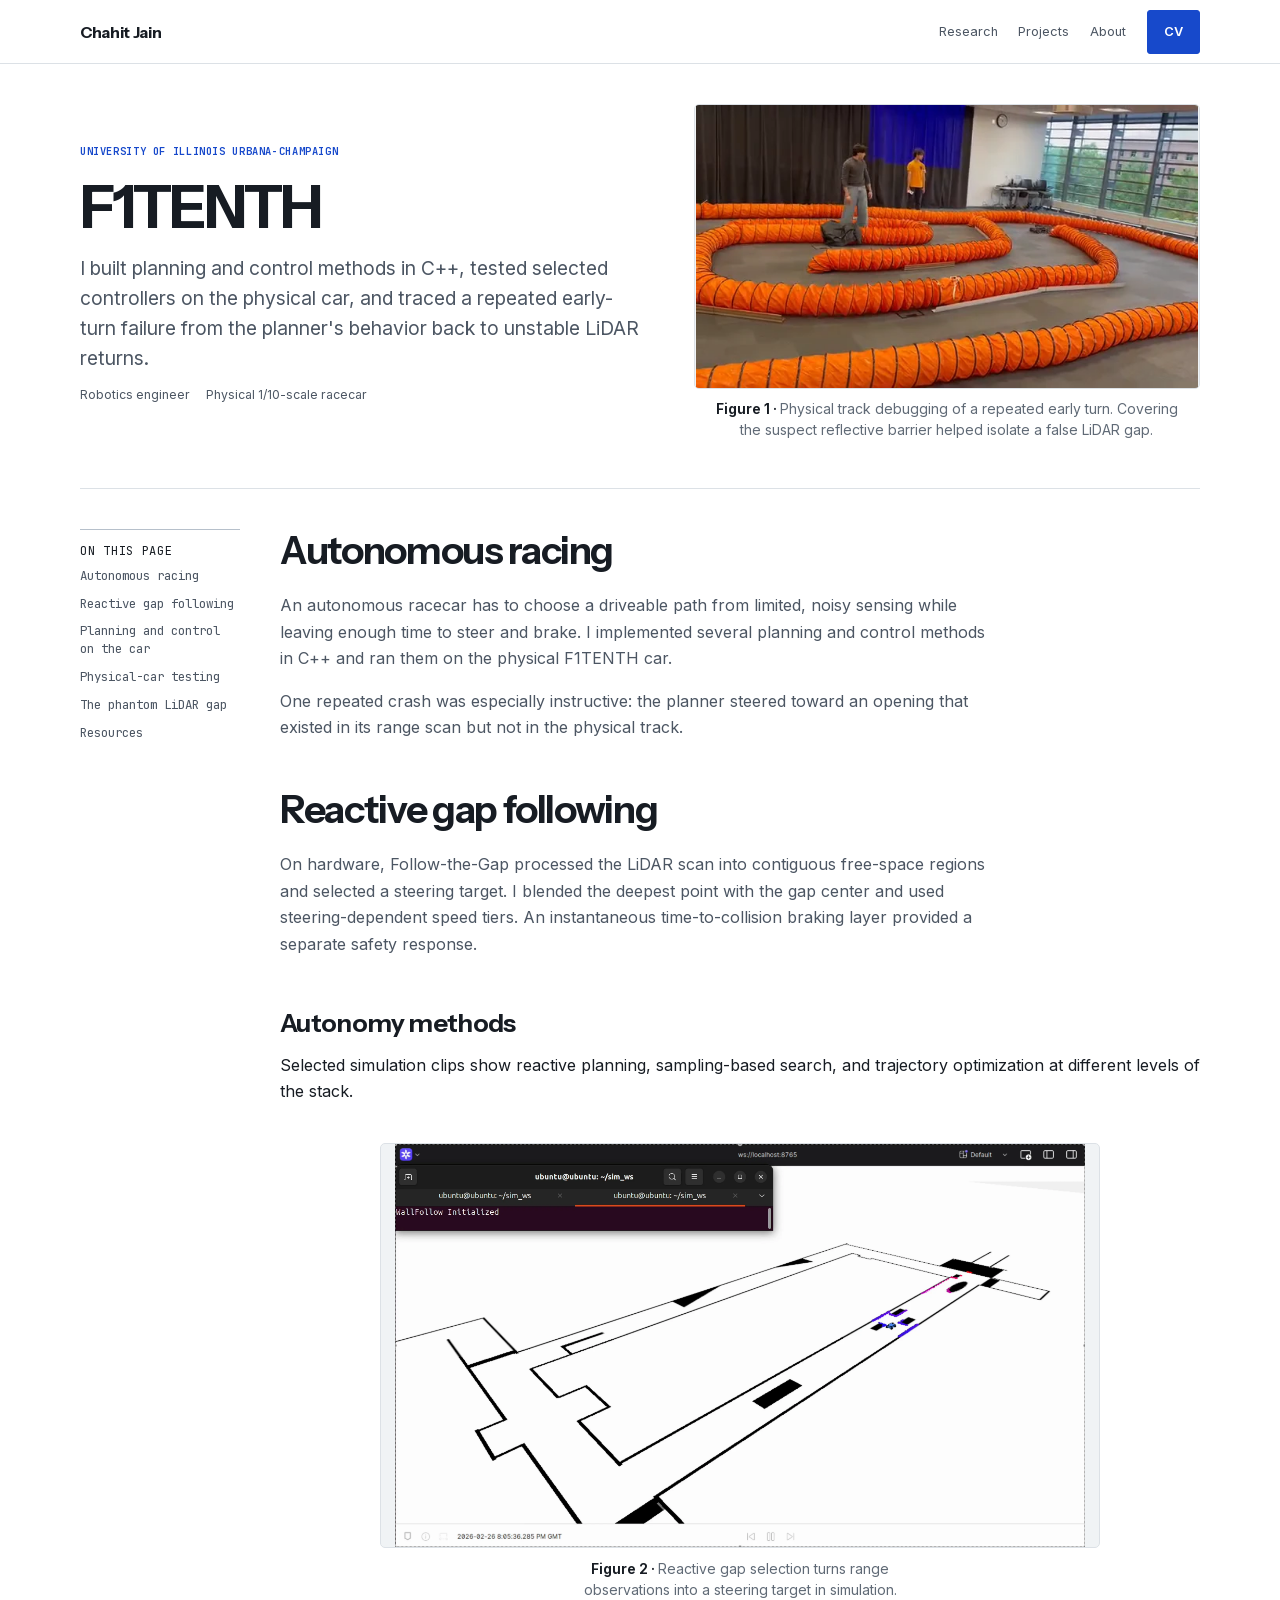
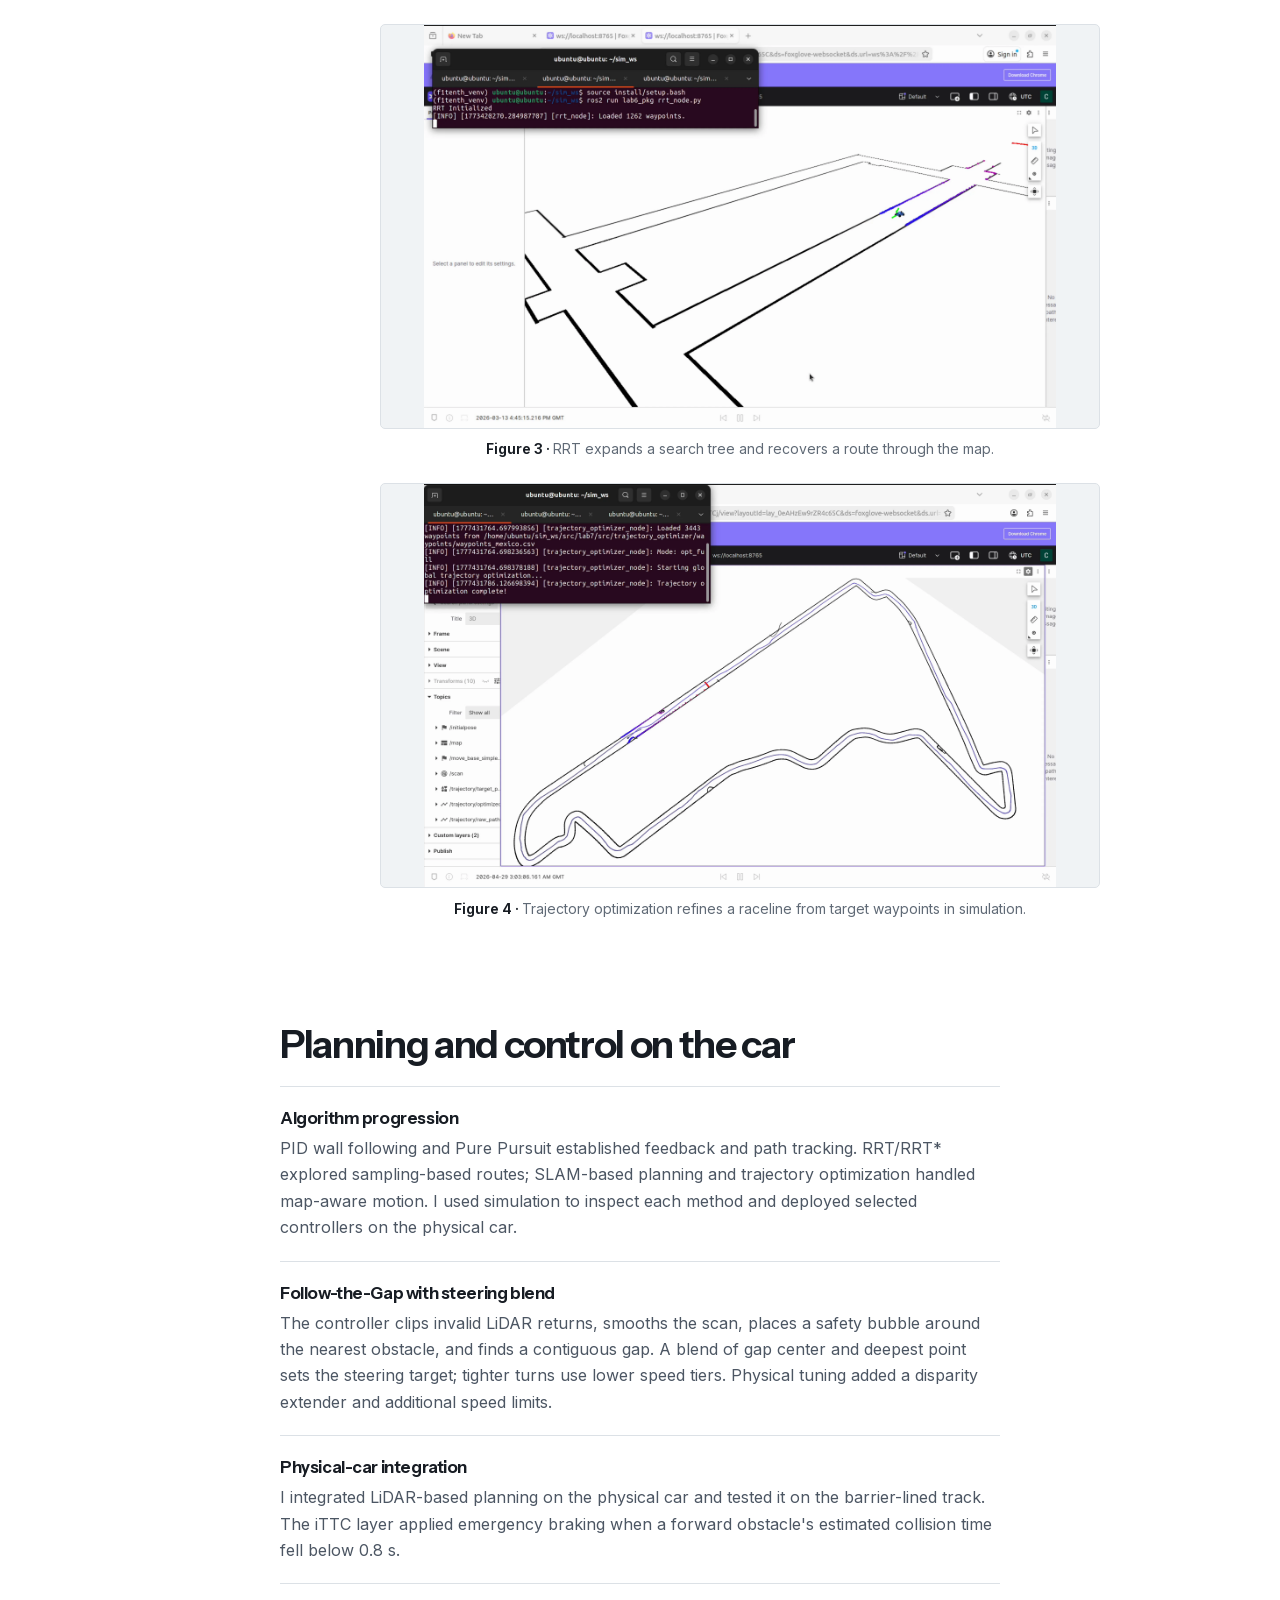
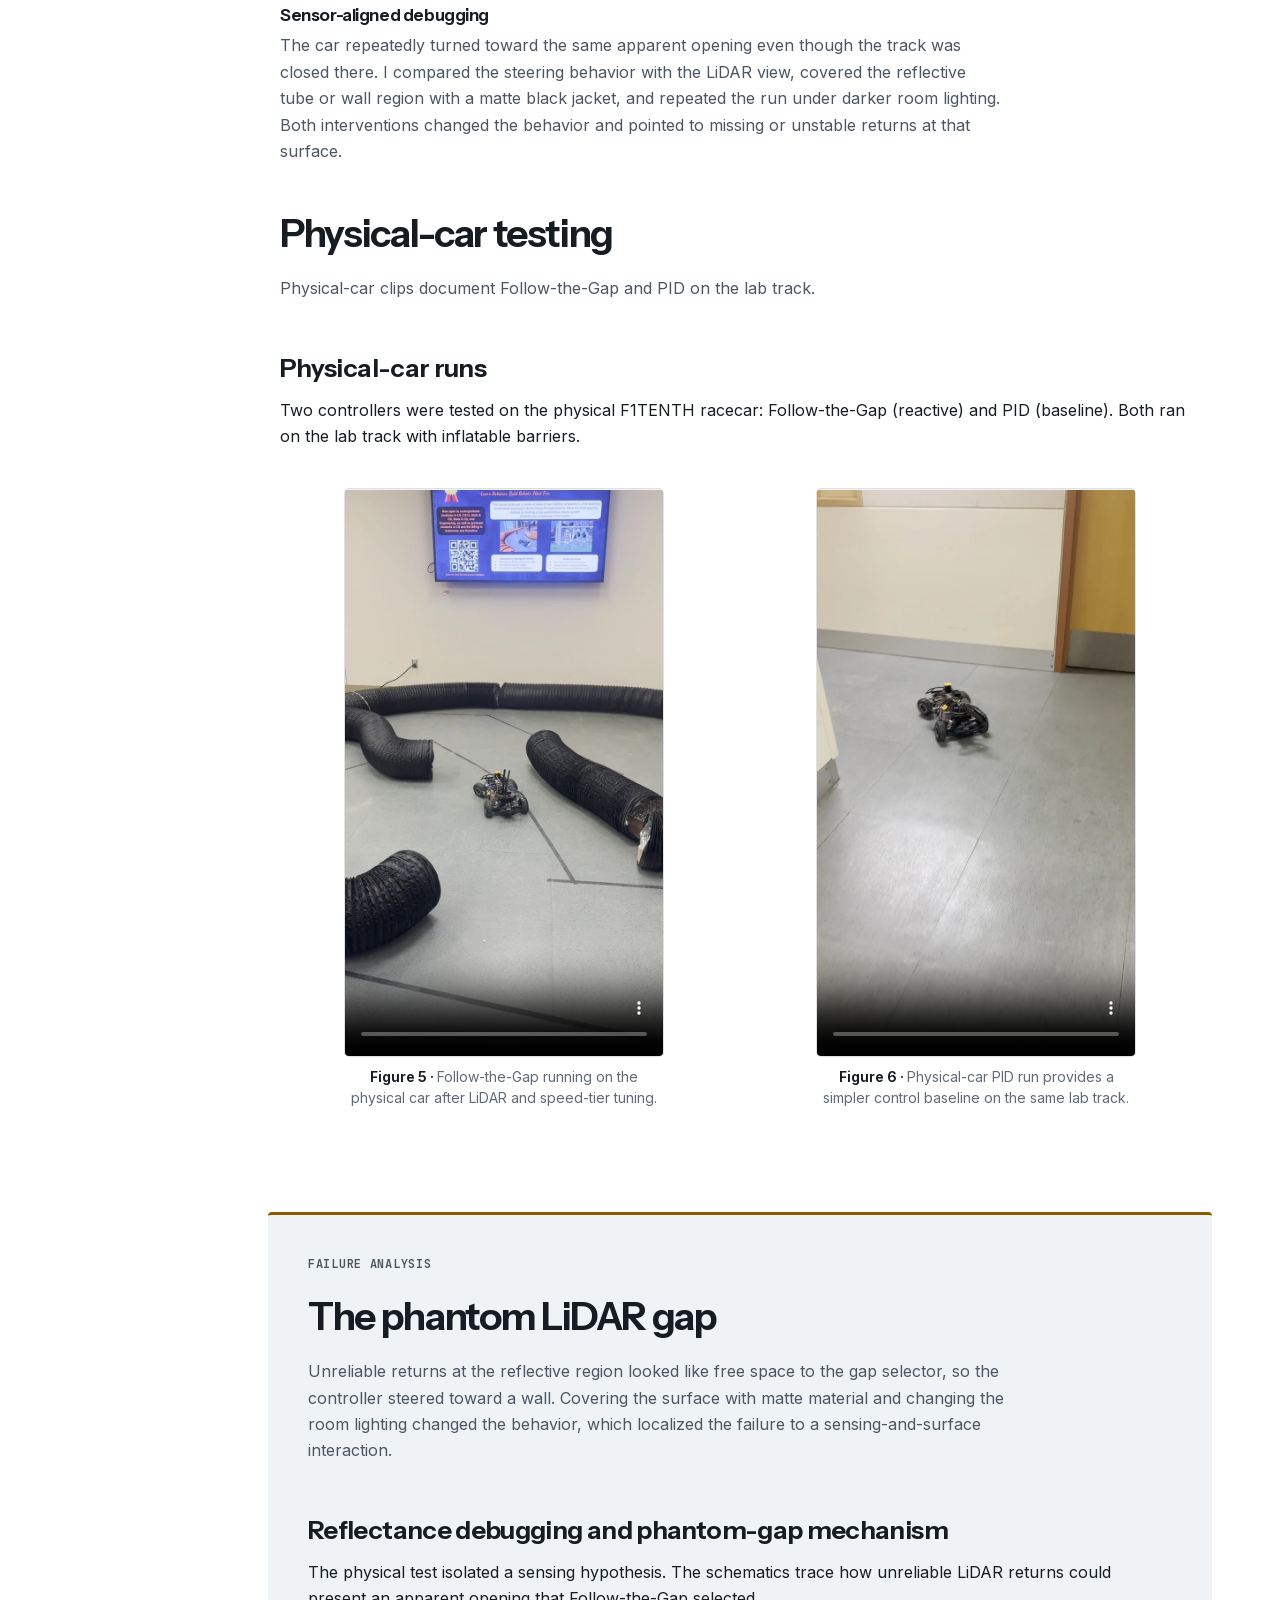
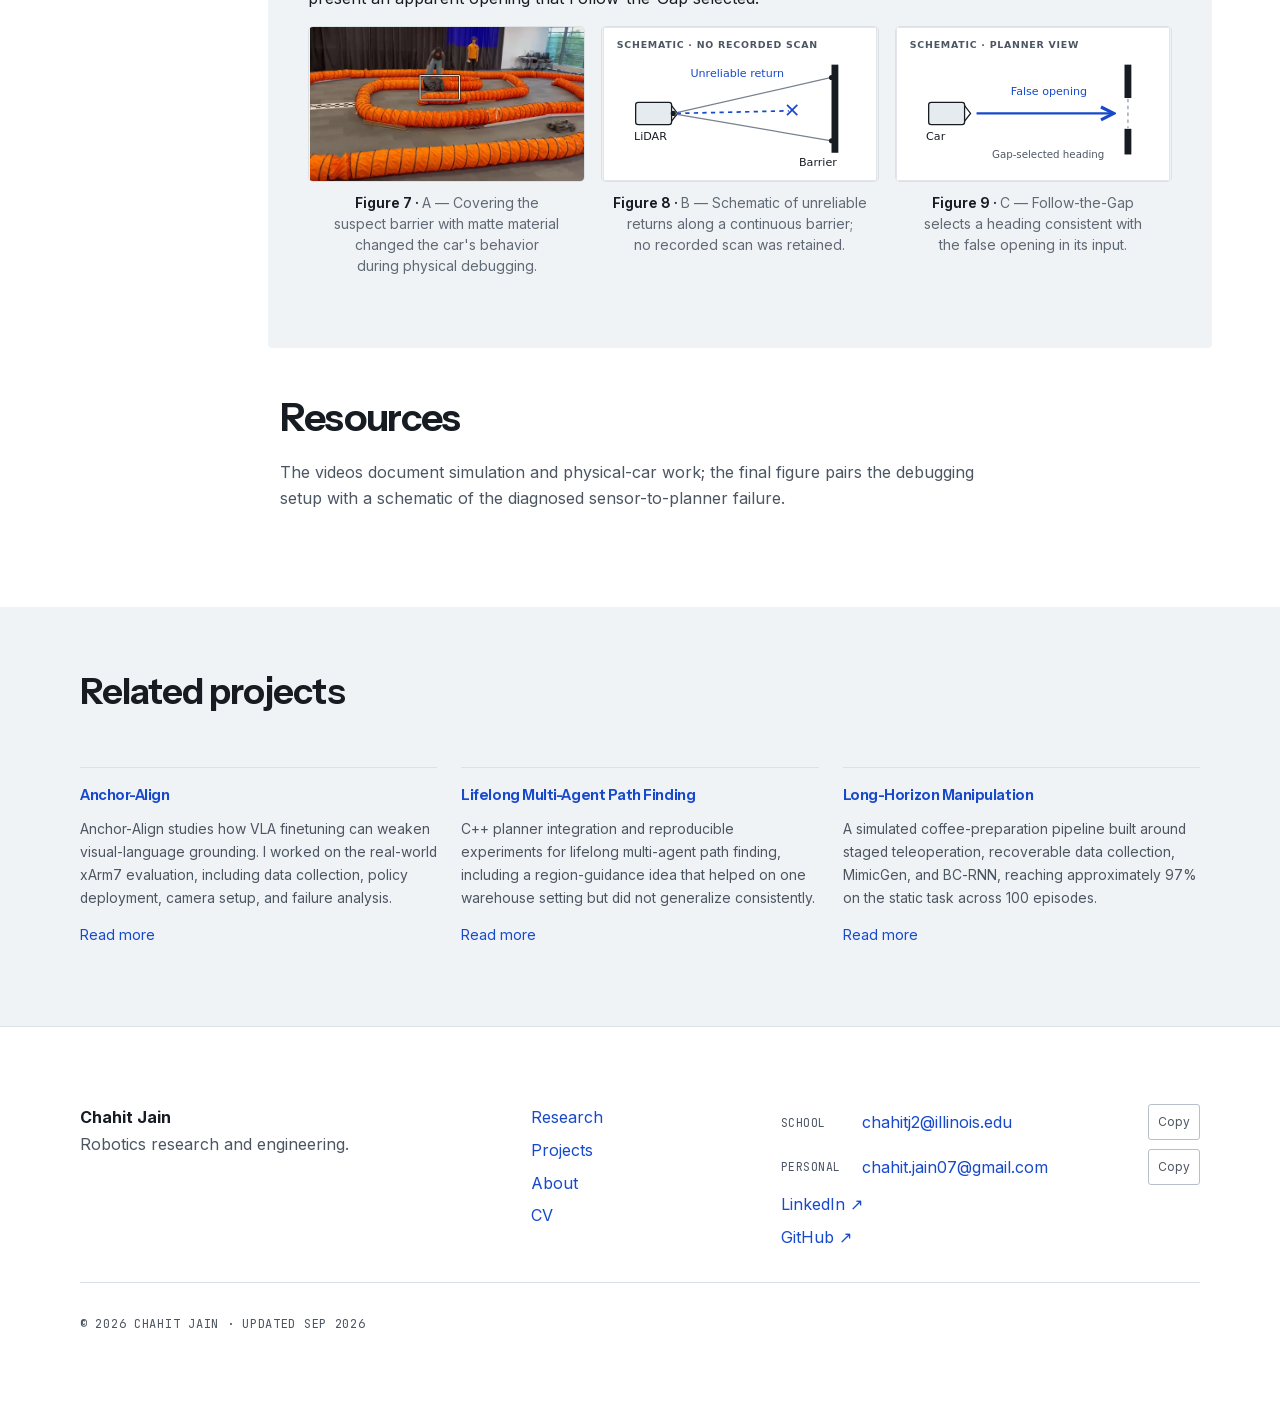
<file: work/f1tenth/index.html>
<!DOCTYPE html><html lang="en"> <head><meta charset="UTF-8"><meta name="viewport" content="width=device-width"><meta name="description" content="Physical autonomous racing with Follow-the-Gap control and a LiDAR surface-reflectance debugging story."><meta name="google-site-verification" content="mbrJ-8r3hzIk3YRbJgNDTZQ7f1m_qkfmmN1_8ac7Hiw"><link rel="canonical" href="https://chahitj.github.io/work/f1tenth/"><link rel="icon" href="/favicon.svg?v=2" type="image/svg+xml"><link rel="preload" href="/fonts/instrument-sans-latin.woff2" as="font" type="font/woff2" crossorigin><link rel="preload" href="/fonts/inter-latin.woff2" as="font" type="font/woff2" crossorigin><link rel="preload" href="/fonts/jetbrains-mono-latin.woff2" as="font" type="font/woff2" crossorigin><meta property="og:title" content="F1TENTH Racing -- Chahit Jain"><meta property="og:description" content="Physical autonomous racing with Follow-the-Gap control and a LiDAR surface-reflectance debugging story."><meta property="og:type" content="website"><meta property="og:url" content="https://chahitj.github.io/work/f1tenth/"><meta property="og:image" content="https://chahitj.github.io/chahit-jain-social-preview.jpg"><meta property="og:image:secure_url" content="https://chahitj.github.io/chahit-jain-social-preview.jpg"><meta property="og:image:type" content="image/jpeg"><meta property="og:image:width" content="1200"><meta property="og:image:height" content="630"><meta property="og:image:alt" content="Chahit Jain"><meta name="twitter:card" content="summary_large_image"><meta name="twitter:image" content="https://chahitj.github.io/chahit-jain-social-preview.jpg"><meta name="twitter:image:alt" content="Chahit Jain"><title>F1TENTH Racing -- Chahit Jain</title><script type="application/ld+json">{"@context":"https://schema.org","@type":"CreativeWork","headline":"F1TENTH Autonomous Racing","author":{"@type":"Person","name":"Chahit Jain"},"description":"Physical autonomous racing with Follow-the-Gap control and a LiDAR surface-reflectance debugging story."}</script><link rel="stylesheet" href="/_astro/BaseLayout.DAoYmjkw.css"><link rel="stylesheet" href="/_astro/_slug_.Dx9WWF27.css"></head> <body> <a class="skip-link" href="#main">Skip to main content</a> <header class="site-header" data-header data-astro-cid-4z36i57k> <div class="container header-inner" data-astro-cid-4z36i57k> <a class="wordmark" href="/" data-astro-cid-4z36i57k>Chahit Jain</a> <nav class="desktop-nav" aria-label="Main" data-astro-cid-4z36i57k> <a href="/research" data-astro-cid-4z36i57k> Research </a><a href="/work" data-astro-cid-4z36i57k> Projects </a><a href="/about" data-astro-cid-4z36i57k> About </a> <a class="button" href="/cv" data-astro-cid-4z36i57k>CV</a> </nav> <a class="mobile-cv" href="/cv" data-astro-cid-4z36i57k>CV ↗</a> <button class="menu-button" type="button" aria-expanded="false" aria-controls="mobile-navigation" data-menu-toggle data-astro-cid-4z36i57k><span class="sr-only" data-astro-cid-4z36i57k>Open navigation</span><span aria-hidden="true" data-astro-cid-4z36i57k>Menu</span></button> </div> <nav id="mobile-navigation" class="mobile-nav" aria-label="Mobile" hidden data-mobile-menu data-astro-cid-4z36i57k> <div class="container mobile-links" data-astro-cid-4z36i57k> <a href="/research" data-astro-cid-4z36i57k> Research </a><a href="/work" data-astro-cid-4z36i57k> Projects </a><a href="/about" data-astro-cid-4z36i57k> About </a> <a href="/cv" data-astro-cid-4z36i57k>CV <span aria-hidden="true" data-astro-cid-4z36i57k>↓</span></a> <a href="mailto:chahitj2@illinois.edu" data-astro-cid-4z36i57k>Email ↗</a> <a href="https://www.linkedin.com/in/chahitj" data-astro-cid-4z36i57k>LinkedIn ↗</a> <a href="https://github.com/cj-innit-07" data-astro-cid-4z36i57k>GitHub ↗</a> </div> </nav> </header> <main id="main"> <article class="case-study project-f1tenth portfolio-case" data-astro-cid-uw4p4hln> <header class="case-hero container" data-astro-cid-uw4p4hln> <div class="case-copy" data-astro-cid-uw4p4hln> <p class="eyebrow" data-astro-cid-uw4p4hln> University of Illinois Urbana-Champaign </p><h1 data-astro-cid-uw4p4hln>F1TENTH</h1><p class="thesis" data-astro-cid-uw4p4hln> I built planning and control methods in C++, tested selected controllers on the physical car, and traced a repeated early-turn failure from the planner&#39;s behavior back to unstable LiDAR returns. </p><div class="meta-row" data-astro-cid-uw4p4hln> <span data-astro-cid-uw4p4hln>Robotics engineer</span><span data-astro-cid-uw4p4hln>Physical 1/10-scale racecar</span> </div> </div> <figure class="figure layout-article" data-astro-cid-lek4gfzw> <div class="media-frame" style="aspect-ratio:16/9;" data-astro-cid-lek4gfzw> <video playsinline preload="metadata" poster="/media/projects/f1tenth/f1tenth_one_lap_hero_poster.webp" aria-label="Trackside footage of the physical F1TENTH car driving through a barrier-lined course." style="object-fit:contain;" data-video-detail data-playback-rate="2" data-behavior="ambient-loop" autoplay loop muted data-astro-cid-lek4gfzw> <source src="/media/projects/f1tenth/f1tenth_one_lap_hero.mp4" type="video/mp4" data-astro-cid-lek4gfzw>
Your browser cannot play this video.  <a href="/media/projects/f1tenth/f1tenth_one_lap_hero.mp4" data-astro-cid-lek4gfzw>Download the MP4</a>.
</video> </div> <figcaption data-astro-cid-lek4gfzw>Physical track debugging of a repeated early turn. Covering the suspect reflective barrier helped isolate a false LiDAR gap.</figcaption> </figure> <script type="module">document.querySelectorAll("[data-video-detail]").forEach(t=>{const e=t,a=e.dataset.playbackRate;a&&(e.defaultPlaybackRate=parseFloat(a),e.playbackRate=parseFloat(a))});const o=document.querySelectorAll('[data-video-detail][data-behavior="ambient-loop"]');if(o.length>0&&"IntersectionObserver"in window){const t=new IntersectionObserver(e=>{e.forEach(a=>{const r=a.target;a.isIntersecting?r.play().catch(()=>{}):r.pause()})},{rootMargin:"100px",threshold:.1});o.forEach(e=>t.observe(e))}const c=window.matchMedia("(prefers-reduced-motion: reduce)").matches;c&&o.forEach(t=>{t.pause(),t.removeAttribute("autoplay"),t.removeAttribute("loop")});document.querySelectorAll("[data-video-detail]").forEach(t=>{const e=t,a=e.dataset.playbackRate;a&&e.addEventListener("loadedmetadata",()=>{e.defaultPlaybackRate=parseFloat(a),e.playbackRate=parseFloat(a)},{once:!0})});</script> </header> <div class="container case-shell" data-astro-cid-uw4p4hln> <aside class="toc" data-astro-cid-uw4p4hln> <nav aria-label="On this page" data-astro-cid-uw4p4hln> <p class="meta" data-astro-cid-uw4p4hln>On this page</p><a href="#problem" data-astro-cid-uw4p4hln>Autonomous racing</a><a href="#system-overview" data-astro-cid-uw4p4hln>Reactive gap following</a><a href="#technical-approach" data-astro-cid-uw4p4hln>Planning and control on the car</a><a href="#evaluation" data-astro-cid-uw4p4hln>Physical-car testing</a><a href="#failure" data-astro-cid-uw4p4hln>The phantom LiDAR gap</a><a href="#resources" data-astro-cid-uw4p4hln>Resources</a> </nav> </aside> <div class="case-main" data-astro-cid-uw4p4hln> <details class="toc-mobile" data-astro-cid-uw4p4hln> <summary data-astro-cid-uw4p4hln>On this page</summary><nav data-astro-cid-uw4p4hln> <a href="#problem" data-astro-cid-uw4p4hln>Autonomous racing</a><a href="#system-overview" data-astro-cid-uw4p4hln>Reactive gap following</a><a href="#technical-approach" data-astro-cid-uw4p4hln>Planning and control on the car</a><a href="#evaluation" data-astro-cid-uw4p4hln>Physical-car testing</a><a href="#failure" data-astro-cid-uw4p4hln>The phantom LiDAR gap</a><a href="#resources" data-astro-cid-uw4p4hln>Resources</a> </nav> </details> <section id="problem" class="case-section" data-astro-cid-uw4p4hln> <h2 data-astro-cid-uw4p4hln>Autonomous racing</h2> <div class="prose" data-astro-cid-uw4p4hln> <p data-astro-cid-uw4p4hln>An autonomous racecar has to choose a driveable path from limited, noisy sensing while leaving enough time to steer and brake. I implemented several planning and control methods in C++ and ran them on the physical F1TENTH car.</p><p data-astro-cid-uw4p4hln>One repeated crash was especially instructive: the planner steered toward an opening that existed in its range scan but not in the physical track.</p> </div>  </section><section id="system-overview" class="case-section" data-astro-cid-uw4p4hln>  <h2 data-astro-cid-uw4p4hln>Reactive gap following</h2> <p data-astro-cid-uw4p4hln>On hardware, Follow-the-Gap processed the LiDAR scan into contiguous free-space regions and selected a steering target. I blended the deepest point with the gap center and used steering-dependent speed tiers. An instantaneous time-to-collision braking layer provided a separate safety response.</p> <div class="media-section stack" data-astro-cid-mu532jz5><h3 data-astro-cid-mu532jz5>Autonomy methods</h3><p data-astro-cid-mu532jz5>Selected simulation clips show reactive planning, sampling-based search, and trajectory optimization at different levels of the stack.</p><div class="section-media" data-astro-cid-mu532jz5><figure class="figure layout-article wide" data-astro-cid-lek4gfzw> <div class="media-frame" style="aspect-ratio:16/9;" data-astro-cid-lek4gfzw> <video playsinline preload="metadata" poster="/media/projects/f1tenth/f1tenth_follow_the_gap_sim_poster.webp" aria-label="Follow-the-gap simulation with obstacle-map visualization in Foxglove." style="object-fit:contain;" data-video-detail data-playback-rate="3" data-behavior="ambient-loop" autoplay loop muted data-astro-cid-lek4gfzw> <source src="/media/projects/f1tenth/f1tenth_follow_the_gap_sim.mp4" type="video/mp4" data-astro-cid-lek4gfzw>
Your browser cannot play this video.  <a href="/media/projects/f1tenth/f1tenth_follow_the_gap_sim.mp4" data-astro-cid-lek4gfzw>Download the MP4</a>.
</video> </div> <figcaption data-astro-cid-lek4gfzw>Reactive gap selection turns range observations into a steering target in simulation.</figcaption> </figure> <figure class="figure layout-article wide" data-astro-cid-lek4gfzw> <div class="media-frame" style="aspect-ratio:16/9;" data-astro-cid-lek4gfzw> <video playsinline preload="metadata" poster="/media/projects/f1tenth/f1tenth-rrt_poster.webp" aria-label="RRT tree expansion with blue branches and green solved path in Foxglove visualization." style="object-fit:contain;" data-video-detail data-playback-rate="3" data-behavior="ambient-loop" autoplay loop muted data-astro-cid-lek4gfzw> <source src="/media/projects/f1tenth/f1tenth-rrt.mp4" type="video/mp4" data-astro-cid-lek4gfzw>
Your browser cannot play this video.  <a href="/media/projects/f1tenth/f1tenth-rrt.mp4" data-astro-cid-lek4gfzw>Download the MP4</a>.
</video> </div> <figcaption data-astro-cid-lek4gfzw>RRT expands a search tree and recovers a route through the map.</figcaption> </figure> <figure class="figure layout-article wide" data-astro-cid-lek4gfzw> <div class="media-frame" style="aspect-ratio:16/9;" data-astro-cid-lek4gfzw> <video playsinline preload="metadata" poster="/media/projects/f1tenth/f1tenth_trajectory_opt_3x_poster.webp" aria-label="Trajectory optimization showing raw waypoints, target points, and optimized trajectory on the Mexico GP circuit." style="object-fit:contain;" data-video-detail data-playback-rate="3" data-behavior="ambient-loop" autoplay loop muted data-astro-cid-lek4gfzw> <source src="/media/projects/f1tenth/f1tenth_trajectory_opt_3x.mp4" type="video/mp4" data-astro-cid-lek4gfzw>
Your browser cannot play this video.  <a href="/media/projects/f1tenth/f1tenth_trajectory_opt_3x.mp4" data-astro-cid-lek4gfzw>Download the MP4</a>.
</video> </div> <figcaption data-astro-cid-lek4gfzw>Trajectory optimization refines a raceline from target waypoints in simulation.</figcaption> </figure> </div></div>  </section><section id="technical-approach" class="case-section" data-astro-cid-uw4p4hln> <h2 data-astro-cid-uw4p4hln>Planning and control on the car</h2> <div class="approach-item" data-astro-cid-uw4p4hln> <h3 data-astro-cid-uw4p4hln>Algorithm progression</h3> <p data-astro-cid-uw4p4hln>PID wall following and Pure Pursuit established feedback and path tracking. RRT/RRT* explored sampling-based routes; SLAM-based planning and trajectory optimization handled map-aware motion. I used simulation to inspect each method and deployed selected controllers on the physical car.</p> </div><div class="approach-item" data-astro-cid-uw4p4hln> <h3 data-astro-cid-uw4p4hln>Follow-the-Gap with steering blend</h3> <p data-astro-cid-uw4p4hln>The controller clips invalid LiDAR returns, smooths the scan, places a safety bubble around the nearest obstacle, and finds a contiguous gap. A blend of gap center and deepest point sets the steering target; tighter turns use lower speed tiers. Physical tuning added a disparity extender and additional speed limits.</p> </div><div class="approach-item" data-astro-cid-uw4p4hln> <h3 data-astro-cid-uw4p4hln>Physical-car integration</h3> <p data-astro-cid-uw4p4hln>I integrated LiDAR-based planning on the physical car and tested it on the barrier-lined track. The iTTC layer applied emergency braking when a forward obstacle&#39;s estimated collision time fell below 0.8 s.</p> </div><div class="approach-item" data-astro-cid-uw4p4hln> <h3 data-astro-cid-uw4p4hln>Sensor-aligned debugging</h3> <p data-astro-cid-uw4p4hln>The car repeatedly turned toward the same apparent opening even though the track was closed there. I compared the steering behavior with the LiDAR view, covered the reflective tube or wall region with a matte black jacket, and repeated the run under darker room lighting. Both interventions changed the behavior and pointed to missing or unstable returns at that surface.</p> </div>  </section><section id="evaluation" class="case-section" data-astro-cid-uw4p4hln> <h2 data-astro-cid-uw4p4hln>Physical-car testing</h2>  <p data-astro-cid-uw4p4hln>Physical-car clips document Follow-the-Gap and PID on the lab track.</p>  <div class="media-section comparison gallery-pair comparison-pair" data-astro-cid-mu532jz5><h3 data-astro-cid-mu532jz5>Physical-car runs</h3><p data-astro-cid-mu532jz5>Two controllers were tested on the physical F1TENTH racecar: Follow-the-Gap (reactive) and PID (baseline). Both ran on the lab track with inflatable barriers.</p><div class="section-media" data-astro-cid-mu532jz5><figure class="figure layout-portrait wide" data-astro-cid-lek4gfzw> <div class="media-frame" style="aspect-ratio:9/16;" data-astro-cid-lek4gfzw> <video playsinline preload="none" poster="/media/projects/f1tenth/f1tenth_follow_the_gap_24s_sdr_poster.webp" aria-label="Physical F1TENTH car with visible LiDAR and compute hardware navigating a track with black barriers." style="object-fit:contain;" data-video-detail data-playback-rate="3" data-behavior="interactive" controls muted data-astro-cid-lek4gfzw> <source src="/media/projects/f1tenth/f1tenth_follow_the_gap_24s_sdr.mp4" type="video/mp4" data-astro-cid-lek4gfzw>
Your browser cannot play this video.  <a href="/media/projects/f1tenth/f1tenth_follow_the_gap_24s_sdr.mp4" data-astro-cid-lek4gfzw>Download the MP4</a>.
</video> </div> <figcaption data-astro-cid-lek4gfzw>Follow-the-Gap running on the physical car after LiDAR and speed-tier tuning.</figcaption> </figure> <figure class="figure layout-portrait wide" data-astro-cid-lek4gfzw> <div class="media-frame" style="aspect-ratio:9/16;" data-astro-cid-lek4gfzw> <video playsinline preload="none" poster="/media/projects/f1tenth/f1tenth_pid_real_car_sdr_v2_poster.webp" aria-label="Physical F1TENTH car running PID controller on lab track." style="object-fit:contain;" data-video-detail data-playback-rate="2" data-behavior="interactive" controls muted data-astro-cid-lek4gfzw> <source src="/media/projects/f1tenth/f1tenth_pid_real_car_sdr_v2.mp4" type="video/mp4" data-astro-cid-lek4gfzw>
Your browser cannot play this video.  <a href="/media/projects/f1tenth/f1tenth_pid_real_car_sdr_v2.mp4" data-astro-cid-lek4gfzw>Download the MP4</a>.
</video> </div> <figcaption data-astro-cid-lek4gfzw>Physical-car PID run provides a simpler control baseline on the same lab track.</figcaption> </figure> </div></div>  </section><section id="failure" class="case-section failure" data-astro-cid-uw4p4hln> <p class="eyebrow" data-astro-cid-uw4p4hln>Failure analysis</p> <h2 data-astro-cid-uw4p4hln>The phantom LiDAR gap</h2> <p data-astro-cid-uw4p4hln>Unreliable returns at the reflective region looked like free space to the gap selector, so the controller steered toward a wall. Covering the surface with matte material and changing the room lighting changed the behavior, which localized the failure to a sensing-and-surface interaction.</p> <div class="media-section gallery gallery-grid" data-astro-cid-mu532jz5><h3 data-astro-cid-mu532jz5>Reflectance debugging and phantom-gap mechanism</h3><p data-astro-cid-mu532jz5>The physical test isolated a sensing hypothesis. The schematics trace how unreliable LiDAR returns could present an apparent opening that Follow-the-Gap selected.</p><div class="section-media" data-astro-cid-mu532jz5><figure class="figure layout-article wide" data-astro-cid-lek4gfzw> <div class="media-frame" style="aspect-ratio:16/9;" data-astro-cid-lek4gfzw> <picture data-astro-cid-lek4gfzw>  <img src="/media/projects/f1tenth/f1tenth_jacket_debug_frame.webp" alt="Physical F1TENTH car beside an indoor barrier track while a matte jacket covers the suspect surface; a thin white outline locates the covered section." width="1200" height="675" loading="lazy" decoding="async" style="object-fit:contain;" data-astro-cid-lek4gfzw> </picture> </div> <figcaption data-astro-cid-lek4gfzw>A — Covering the suspect barrier with matte material changed the car&#39;s behavior during physical debugging.</figcaption> </figure> <figure class="figure layout-article wide" data-astro-cid-lek4gfzw> <div class="media-frame" style="aspect-ratio:16/9;" data-astro-cid-lek4gfzw> <picture data-astro-cid-lek4gfzw>  <img src="/media/projects/f1tenth/f1tenth_sensor_return_schematic.svg" alt="Schematic, not a recorded scan. A continuous barrier produces returns at some angles while one sector has an unreliable or missing LiDAR return." width="1200" height="675" loading="lazy" decoding="async" style="object-fit:contain;" data-astro-cid-lek4gfzw> </picture> </div> <figcaption data-astro-cid-lek4gfzw>B — Schematic of unreliable returns along a continuous barrier; no recorded scan was retained.</figcaption> </figure> <figure class="figure layout-article wide" data-astro-cid-lek4gfzw> <div class="media-frame" style="aspect-ratio:16/9;" data-astro-cid-lek4gfzw> <picture data-astro-cid-lek4gfzw>  <img src="/media/projects/f1tenth/f1tenth_planner_gap_schematic.svg" alt="Schematic planner view in which missing barrier returns appear as an opening, causing Follow-the-Gap to steer toward the false free-space sector." width="1200" height="675" loading="lazy" decoding="async" style="object-fit:contain;" data-astro-cid-lek4gfzw> </picture> </div> <figcaption data-astro-cid-lek4gfzw>C — Follow-the-Gap selects a heading consistent with the false opening in its input.</figcaption> </figure> </div></div> </section><section id="resources" class="case-section" data-astro-cid-uw4p4hln> <h2 data-astro-cid-uw4p4hln>Resources</h2>  <p data-astro-cid-uw4p4hln>The videos document simulation and physical-car work; the final figure pairs the debugging setup with a schematic of the diagnosed sensor-to-planner failure.</p>  </section> </div> </div> <aside class="section related" aria-labelledby="related-heading" data-astro-cid-uw4p4hln> <div class="container" data-astro-cid-uw4p4hln>  <div class="section-heading" data-astro-cid-uw4p4hln>  <h2 id="related-heading" data-astro-cid-uw4p4hln>Related projects</h2>  </div> <div class="grid three" data-astro-cid-uw4p4hln> <article class="related-project" data-project-card data-project="anchor-align" data-astro-cid-sddrcsnp> <h3 data-astro-cid-sddrcsnp><a href="/work/anchor-align" data-astro-cid-sddrcsnp>Anchor-Align</a></h3> <p data-astro-cid-sddrcsnp>Anchor-Align studies how VLA finetuning can weaken visual-language grounding. I worked on the real-world xArm7 evaluation, including data collection, policy deployment, camera setup, and failure analysis.</p> <a href="/work/anchor-align" data-astro-cid-sddrcsnp>Read more</a> </article><article class="related-project" data-project-card data-project="lifelong-mapf" data-astro-cid-sddrcsnp> <h3 data-astro-cid-sddrcsnp><a href="/work/lifelong-mapf" data-astro-cid-sddrcsnp>Lifelong Multi-Agent Path Finding</a></h3> <p data-astro-cid-sddrcsnp>C++ planner integration and reproducible experiments for lifelong multi-agent path finding, including a region-guidance idea that helped on one warehouse setting but did not generalize consistently.</p> <a href="/work/lifelong-mapf" data-astro-cid-sddrcsnp>Read more</a> </article><article class="related-project" data-project-card data-project="mobile-manipulation" data-astro-cid-sddrcsnp> <h3 data-astro-cid-sddrcsnp><a href="/work/mobile-manipulation" data-astro-cid-sddrcsnp>Long-Horizon Manipulation</a></h3> <p data-astro-cid-sddrcsnp>A simulated coffee-preparation pipeline built around staged teleoperation, recoverable data collection, MimicGen, and BC-RNN, reaching approximately 97% on the static task across 100 episodes.</p> <a href="/work/mobile-manipulation" data-astro-cid-sddrcsnp>Read more</a> </article> </div>  </div> </aside> </article> </main> <footer class="footer" data-astro-cid-ld7f7lcz> <div class="container footer-grid" data-astro-cid-ld7f7lcz> <div data-astro-cid-ld7f7lcz> <strong data-astro-cid-ld7f7lcz>Chahit Jain</strong><p class="muted" data-astro-cid-ld7f7lcz>
Robotics research and engineering.
</p> </div> <nav aria-label="Footer" data-astro-cid-ld7f7lcz> <a href="/research" data-astro-cid-ld7f7lcz>Research</a><a href="/work" data-astro-cid-ld7f7lcz>Projects</a><a href="/about" data-astro-cid-ld7f7lcz>About</a><a href="/cv" data-astro-cid-ld7f7lcz>CV</a> </nav> <div class="footer-contact" data-astro-cid-ld7f7lcz> <div class="email-contacts compact" data-email-contacts data-astro-cid-gidnrxjs> <div class="email-contact" data-astro-cid-gidnrxjs> <span class="email-label" data-astro-cid-gidnrxjs>School</span> <a href="mailto:chahitj2@illinois.edu" data-astro-cid-gidnrxjs>chahitj2@illinois.edu</a> <button type="button" data-copy-email="chahitj2@illinois.edu" aria-label="Copy school email address" data-astro-cid-gidnrxjs>
Copy
</button> </div><div class="email-contact" data-astro-cid-gidnrxjs> <span class="email-label" data-astro-cid-gidnrxjs>Personal</span> <a href="mailto:chahit.jain07@gmail.com" data-astro-cid-gidnrxjs>chahit.jain07@gmail.com</a> <button type="button" data-copy-email="chahit.jain07@gmail.com" aria-label="Copy personal email address" data-astro-cid-gidnrxjs>
Copy
</button> </div> <p class="sr-only" aria-live="polite" data-email-copy-status data-astro-cid-gidnrxjs></p> </div> <a href="https://www.linkedin.com/in/chahitj" rel="noopener noreferrer" data-astro-cid-ld7f7lcz>LinkedIn <span aria-hidden="true" data-astro-cid-ld7f7lcz>↗</span></a><a href="https://github.com/cj-innit-07" rel="noopener noreferrer" data-astro-cid-ld7f7lcz>GitHub <span aria-hidden="true" data-astro-cid-ld7f7lcz>↗</span></a> </div> <p class="meta muted" data-astro-cid-ld7f7lcz>
© 2026 Chahit Jain · Updated Sep 2026 </p> </div> </footer> <script type="module">(()=>{const u=document.querySelector("[data-header]"),c=document.querySelector("[data-menu-toggle]"),o=document.querySelector("[data-mobile-menu]"),i=()=>u?.classList.toggle("scrolled",window.scrollY>40);i(),window.addEventListener("scroll",i,{passive:!0});const s=()=>{!c||!o||(c.setAttribute("aria-expanded","false"),o.hidden=!0,document.body.classList.remove("menu-open"),c.focus())};c?.addEventListener("click",()=>{if(!o)return;const e=c.getAttribute("aria-expanded")!=="true";c.setAttribute("aria-expanded",String(e)),o.hidden=!e,document.body.classList.toggle("menu-open",e),e&&o.querySelector("a")?.focus()}),document.addEventListener("keydown",e=>{if(e.key==="Escape"&&!o?.hidden&&s(),e.key==="Tab"&&o&&!o.hidden){const t=[...o.querySelectorAll("a[href]")],a=t[0],r=t.at(-1);e.shiftKey&&document.activeElement===a?(e.preventDefault(),r?.focus()):!e.shiftKey&&document.activeElement===r&&(e.preventDefault(),a?.focus())}}),matchMedia("(min-width: 961px)").addEventListener("change",e=>{e.matches&&o&&!o.hidden&&s()}),document.querySelectorAll("[data-copy-bibtex]").forEach(e=>{e.addEventListener("click",async()=>{const t=e.closest("[data-citation]")?.querySelector("pre");if(t){e.textContent="Copied",window.setTimeout(()=>{e.textContent="Copy BibTeX"},1600);try{await navigator.clipboard.writeText(t.textContent??"")}catch{e.textContent="Copy unavailable",e.title="Open the BibTeX citation and copy it manually."}}})}),document.querySelectorAll("[data-copy-email]").forEach(e=>{e.addEventListener("click",async()=>{const t=e.dataset.copyEmail,r=e.closest("[data-email-contacts]")?.querySelector("[data-email-copy-status]");if(t){try{await navigator.clipboard.writeText(t),e.textContent="Copied",r&&(r.textContent=`${t} copied to clipboard.`)}catch{e.textContent="Select",r&&(r.textContent=`Copy was unavailable. Select the visible address ${t}.`)}window.setTimeout(()=>{e.textContent="Copy"},1800)}})});const n=[...document.querySelectorAll("[data-filter]")],p=[...document.querySelectorAll("[data-project-card]")],l=e=>{n.forEach(a=>a.setAttribute("aria-pressed",String(a.dataset.filter===e))),p.forEach(a=>{a.hidden=e!=="all"&&!(a.dataset.categories??"").split(" ").includes(e)});const t=new URL(window.location.href);e==="all"?t.searchParams.delete("type"):t.searchParams.set("type",e),history.replaceState({},"",t)};n.forEach(e=>e.addEventListener("click",()=>l(e.dataset.filter??"all")));const d=new URLSearchParams(location.search).get("type");d&&l(d),document.querySelectorAll("[data-overlay-toggle]").forEach(e=>e.addEventListener("click",()=>{const a=e.closest("[data-overlay]")?.querySelector("img");if(!a)return;const r=e.getAttribute("aria-pressed")!=="true";e.setAttribute("aria-pressed",String(r)),a.src=r?a.dataset.overlay??a.src:a.dataset.base??a.src,e.textContent=r?"Show raw image":"Show attention overlay"})),document.querySelectorAll("[data-comparison-range]").forEach(e=>{const t=e.closest("[data-comparison]"),a=()=>{t?.style.setProperty("--reveal",`${e.value}%`),e.setAttribute("aria-valuetext",`${e.value}% comparison`)};e.addEventListener("input",a),a()}),document.querySelectorAll("[data-lightbox-open]").forEach(e=>{e.addEventListener("click",()=>{const t=e.getAttribute("data-lightbox-open"),a=t?document.getElementById(t):void 0;a instanceof HTMLDialogElement&&a.showModal()})}),document.querySelectorAll("[data-lightbox]").forEach(e=>{e.querySelector("[data-lightbox-close]")?.addEventListener("click",()=>e.close()),e.addEventListener("click",t=>{t.target===e&&e.close()})})})();</script> </body> </html>
</file>
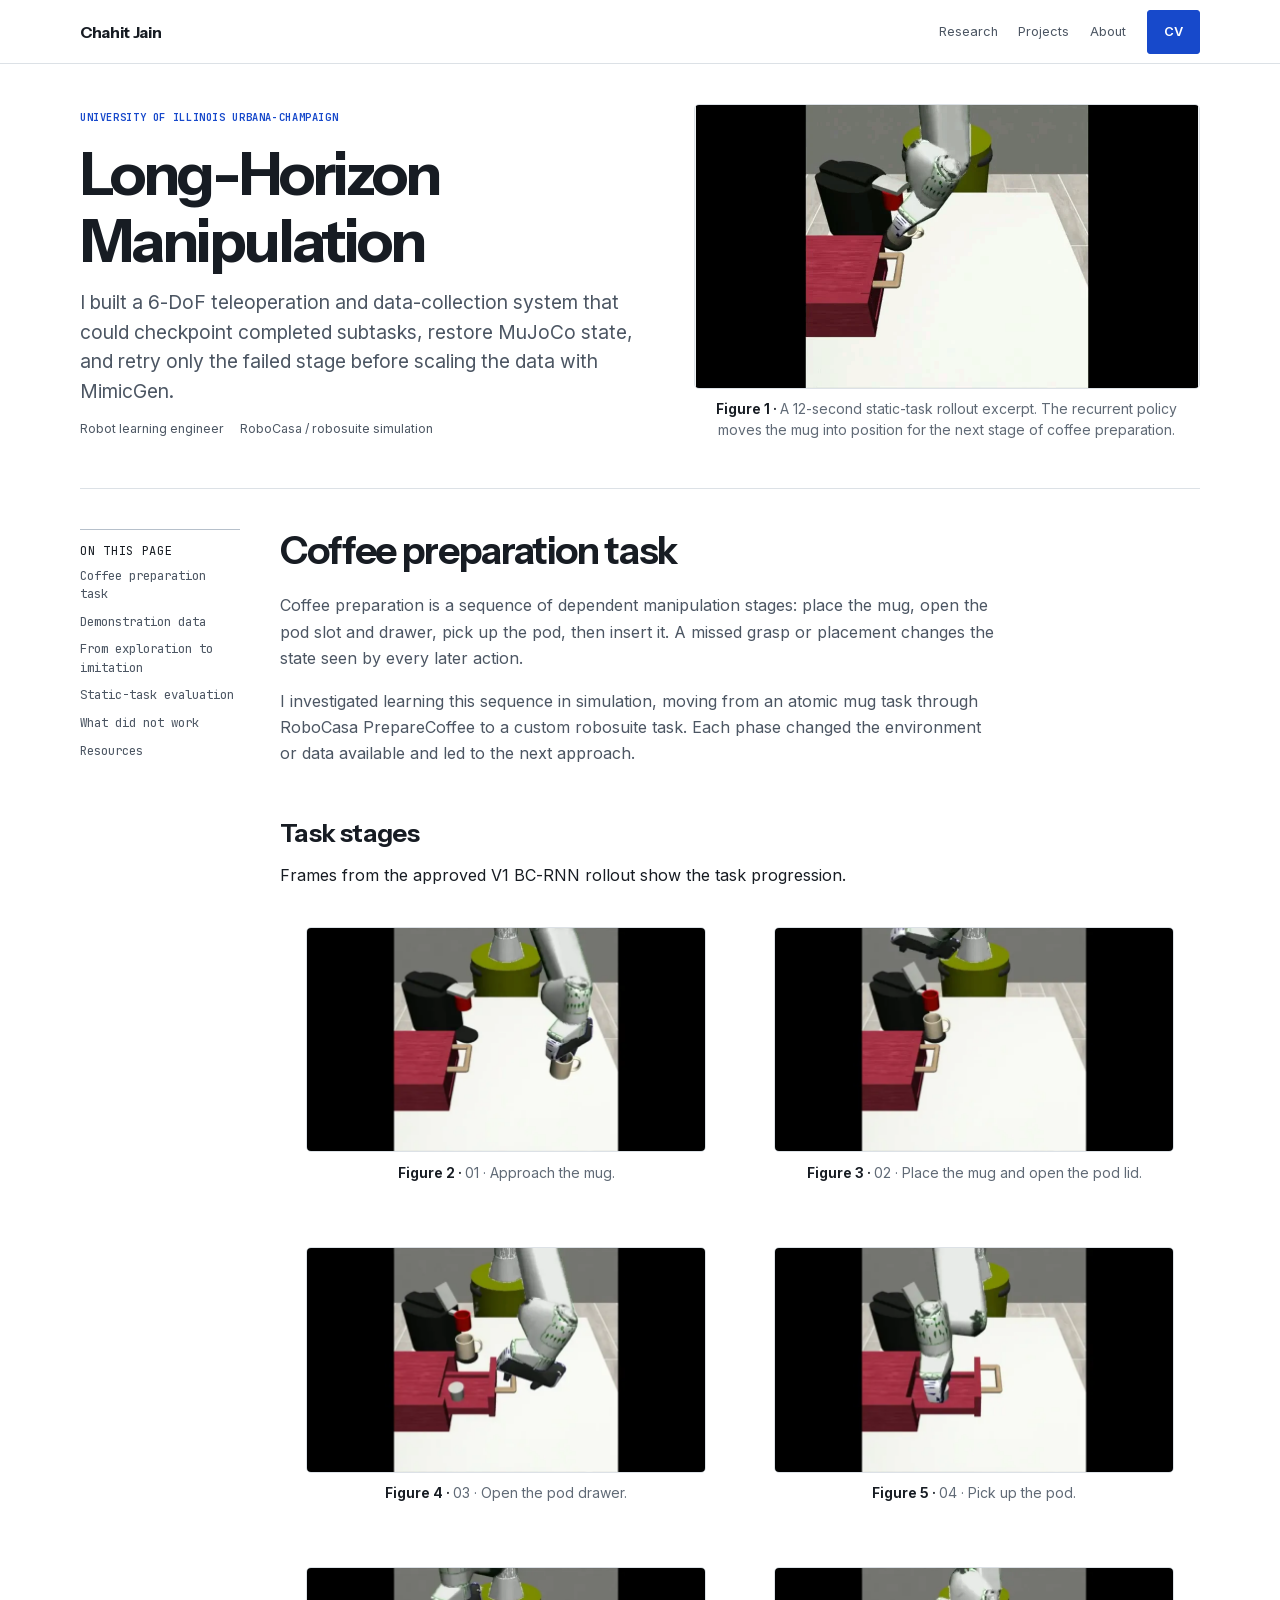
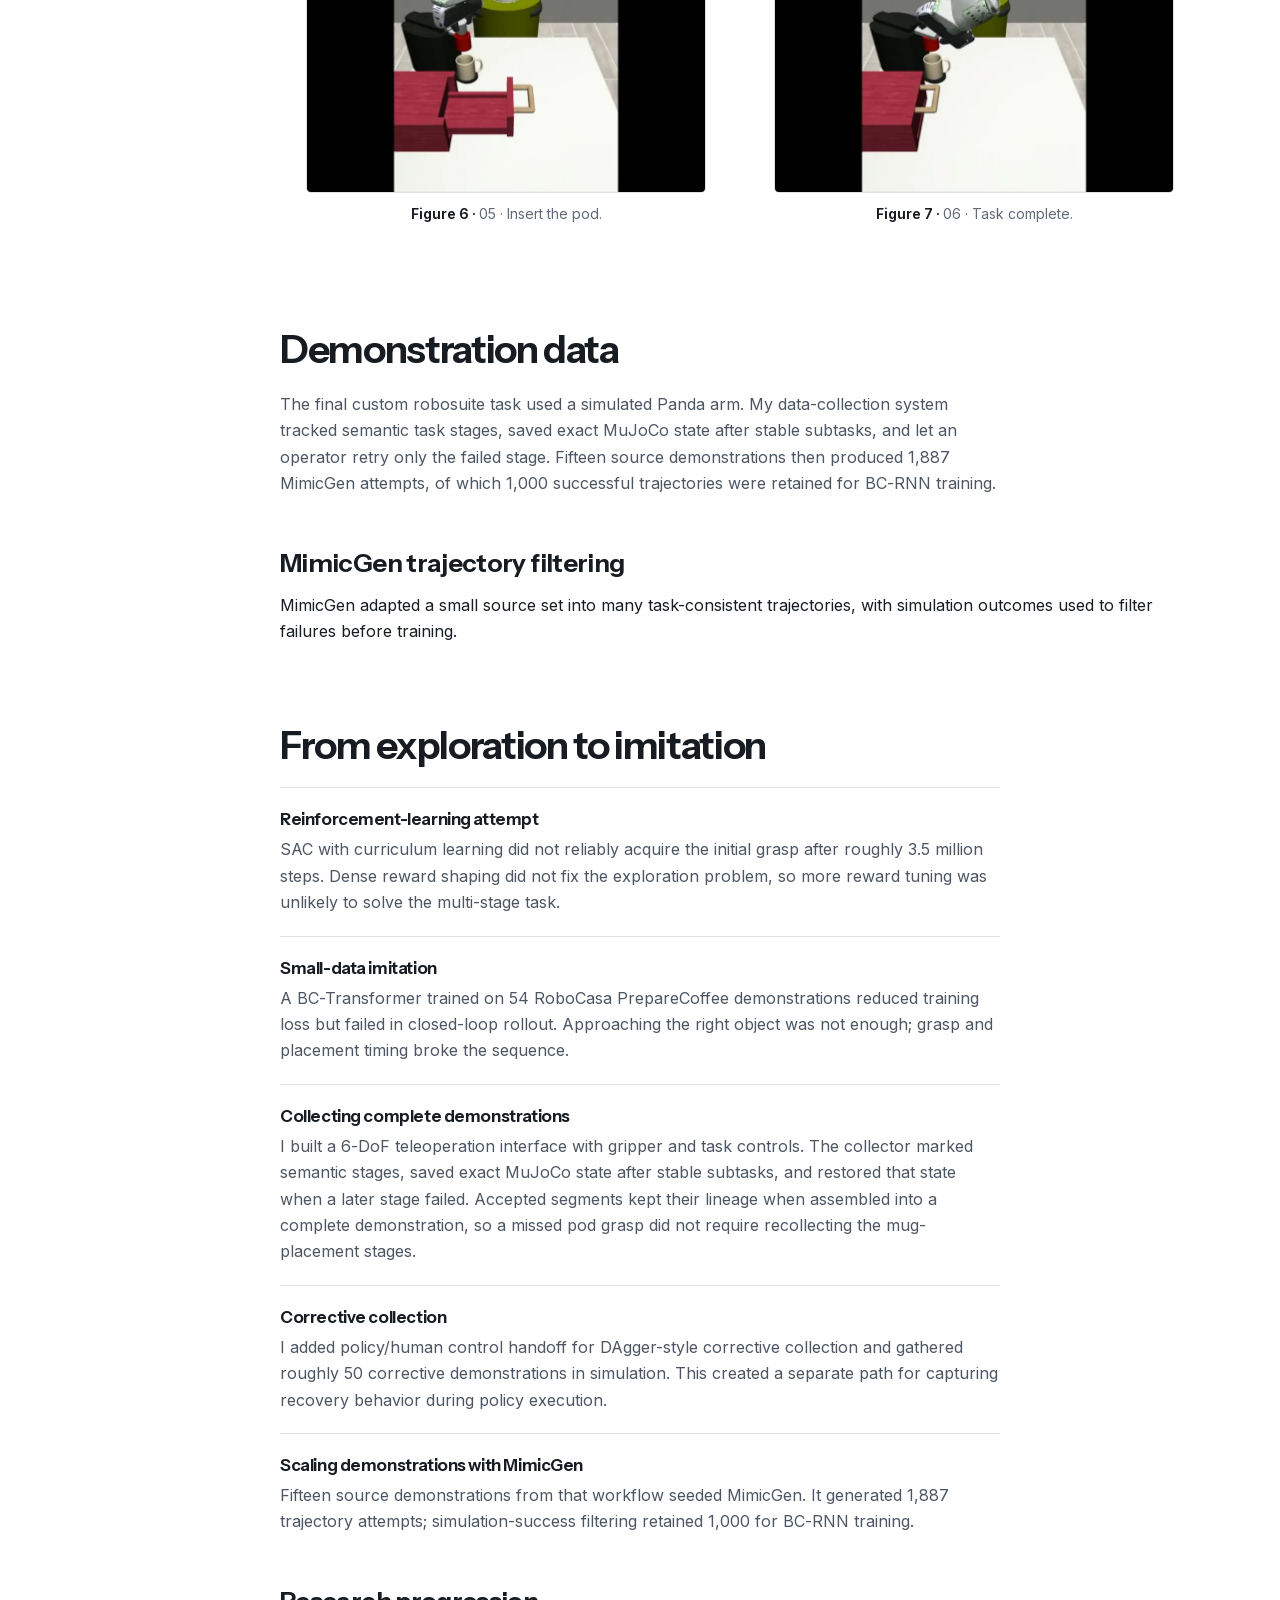
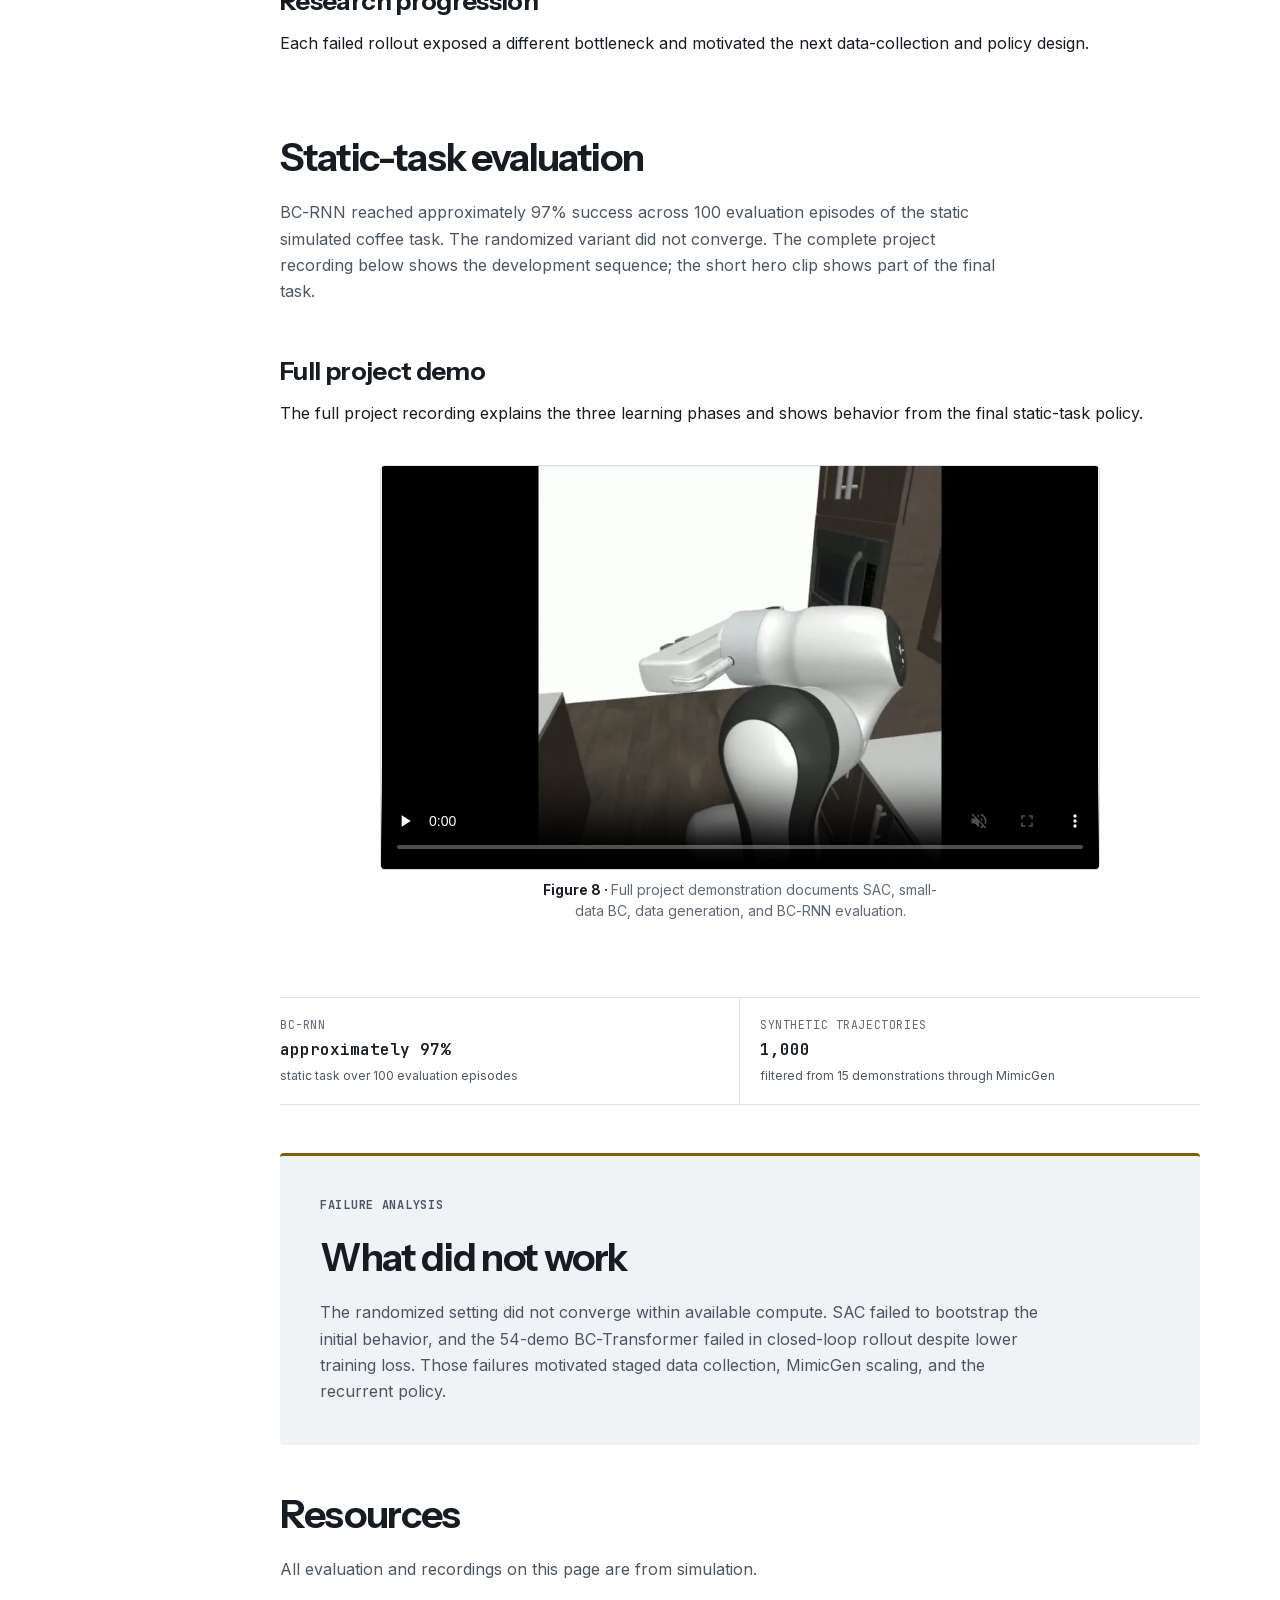
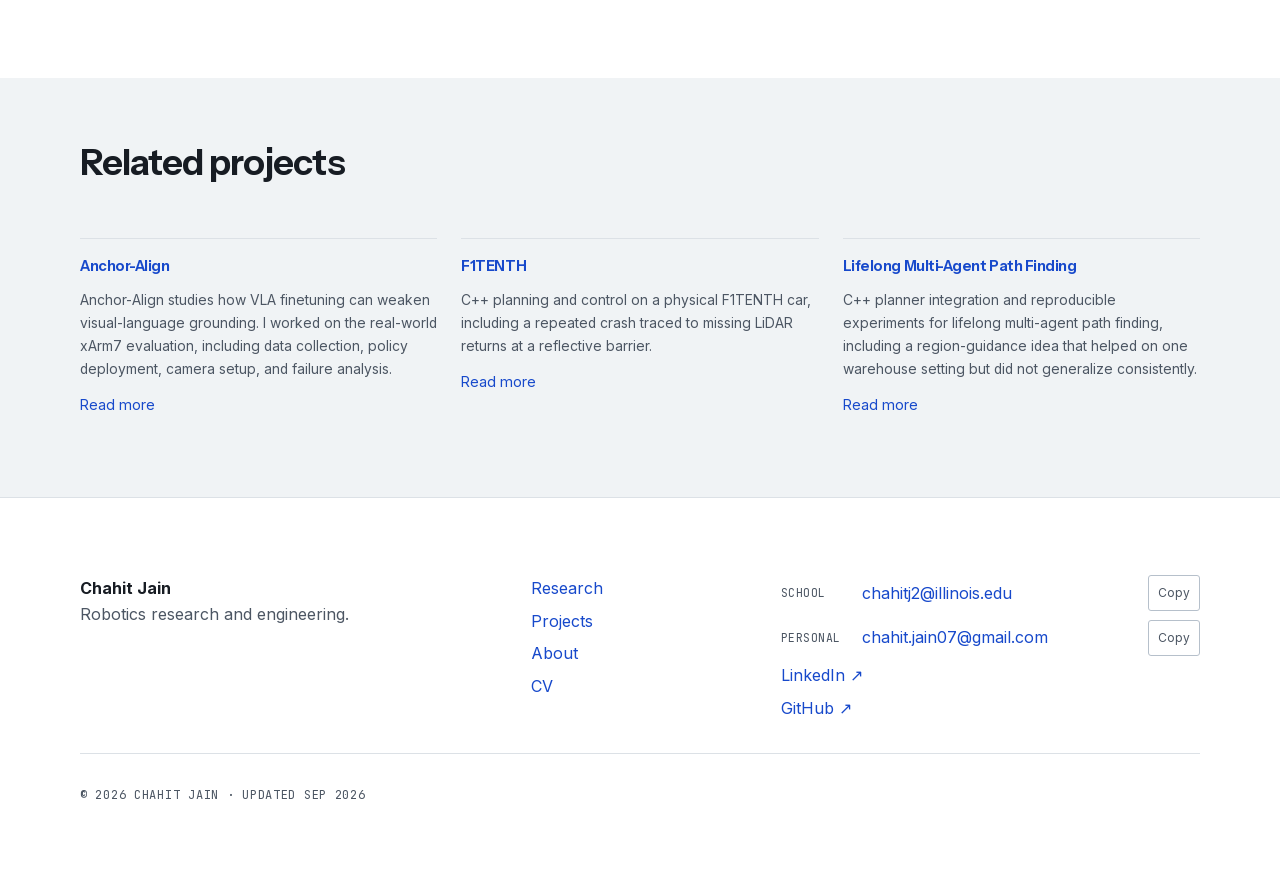
<file: work/mobile-manipulation/index.html>
<!DOCTYPE html><html lang="en"> <head><meta charset="UTF-8"><meta name="viewport" content="width=device-width"><meta name="description" content="Simulated coffee preparation using MimicGen and BC-RNN: 15 demos to 1,000 trajectories, with approximately 97% static-task success over 100 episodes."><meta name="google-site-verification" content="mbrJ-8r3hzIk3YRbJgNDTZQ7f1m_qkfmmN1_8ac7Hiw"><link rel="canonical" href="https://chahitj.github.io/work/mobile-manipulation/"><link rel="icon" href="/favicon.svg?v=2" type="image/svg+xml"><link rel="preload" href="/fonts/instrument-sans-latin.woff2" as="font" type="font/woff2" crossorigin><link rel="preload" href="/fonts/inter-latin.woff2" as="font" type="font/woff2" crossorigin><link rel="preload" href="/fonts/jetbrains-mono-latin.woff2" as="font" type="font/woff2" crossorigin><meta property="og:title" content="Long-Horizon Manipulation — Chahit Jain"><meta property="og:description" content="Simulated coffee preparation using MimicGen and BC-RNN: 15 demos to 1,000 trajectories, with approximately 97% static-task success over 100 episodes."><meta property="og:type" content="website"><meta property="og:url" content="https://chahitj.github.io/work/mobile-manipulation/"><meta property="og:image" content="https://chahitj.github.io/chahit-jain-social-preview.jpg"><meta property="og:image:secure_url" content="https://chahitj.github.io/chahit-jain-social-preview.jpg"><meta property="og:image:type" content="image/jpeg"><meta property="og:image:width" content="1200"><meta property="og:image:height" content="630"><meta property="og:image:alt" content="Chahit Jain"><meta name="twitter:card" content="summary_large_image"><meta name="twitter:image" content="https://chahitj.github.io/chahit-jain-social-preview.jpg"><meta name="twitter:image:alt" content="Chahit Jain"><title>Long-Horizon Manipulation — Chahit Jain</title><script type="application/ld+json">{"@context":"https://schema.org","@type":"CreativeWork","headline":"Long-Horizon Manipulation with Imitation Learning","author":{"@type":"Person","name":"Chahit Jain"},"description":"Simulated coffee preparation using MimicGen and BC-RNN: 15 demos to 1,000 trajectories, with approximately 97% static-task success over 100 episodes."}</script><link rel="stylesheet" href="/_astro/BaseLayout.DAoYmjkw.css"><link rel="stylesheet" href="/_astro/_slug_.Dx9WWF27.css"></head> <body> <a class="skip-link" href="#main">Skip to main content</a> <header class="site-header" data-header data-astro-cid-4z36i57k> <div class="container header-inner" data-astro-cid-4z36i57k> <a class="wordmark" href="/" data-astro-cid-4z36i57k>Chahit Jain</a> <nav class="desktop-nav" aria-label="Main" data-astro-cid-4z36i57k> <a href="/research" data-astro-cid-4z36i57k> Research </a><a href="/work" data-astro-cid-4z36i57k> Projects </a><a href="/about" data-astro-cid-4z36i57k> About </a> <a class="button" href="/cv" data-astro-cid-4z36i57k>CV</a> </nav> <a class="mobile-cv" href="/cv" data-astro-cid-4z36i57k>CV ↗</a> <button class="menu-button" type="button" aria-expanded="false" aria-controls="mobile-navigation" data-menu-toggle data-astro-cid-4z36i57k><span class="sr-only" data-astro-cid-4z36i57k>Open navigation</span><span aria-hidden="true" data-astro-cid-4z36i57k>Menu</span></button> </div> <nav id="mobile-navigation" class="mobile-nav" aria-label="Mobile" hidden data-mobile-menu data-astro-cid-4z36i57k> <div class="container mobile-links" data-astro-cid-4z36i57k> <a href="/research" data-astro-cid-4z36i57k> Research </a><a href="/work" data-astro-cid-4z36i57k> Projects </a><a href="/about" data-astro-cid-4z36i57k> About </a> <a href="/cv" data-astro-cid-4z36i57k>CV <span aria-hidden="true" data-astro-cid-4z36i57k>↓</span></a> <a href="mailto:chahitj2@illinois.edu" data-astro-cid-4z36i57k>Email ↗</a> <a href="https://www.linkedin.com/in/chahitj" data-astro-cid-4z36i57k>LinkedIn ↗</a> <a href="https://github.com/cj-innit-07" data-astro-cid-4z36i57k>GitHub ↗</a> </div> </nav> </header> <main id="main"> <article class="case-study project-mobile-manipulation portfolio-case" data-astro-cid-uw4p4hln> <header class="case-hero container" data-astro-cid-uw4p4hln> <div class="case-copy" data-astro-cid-uw4p4hln> <p class="eyebrow" data-astro-cid-uw4p4hln> University of Illinois Urbana-Champaign </p><h1 data-astro-cid-uw4p4hln>Long-Horizon Manipulation</h1><p class="thesis" data-astro-cid-uw4p4hln> I built a 6-DoF teleoperation and data-collection system that could checkpoint completed subtasks, restore MuJoCo state, and retry only the failed stage before scaling the data with MimicGen. </p><div class="meta-row" data-astro-cid-uw4p4hln> <span data-astro-cid-uw4p4hln>Robot learning engineer</span><span data-astro-cid-uw4p4hln>RoboCasa / robosuite simulation</span> </div> </div> <figure class="figure layout-article" data-astro-cid-lek4gfzw> <div class="media-frame" style="aspect-ratio:16/9;" data-astro-cid-lek4gfzw> <video playsinline preload="metadata" poster="/media/projects/mobilemanip_bcrnn_rollout_v1_poster.webp" aria-label="BC-RNN simulation excerpt showing the robot moving the mug beside the coffee machine." style="object-fit:contain;" data-video-detail data-playback-rate data-behavior="ambient-loop" autoplay loop muted data-astro-cid-lek4gfzw> <source src="/media/projects/mobilemanip_bcrnn_rollout_v1.mp4" type="video/mp4" data-astro-cid-lek4gfzw>
Your browser cannot play this video.  <a href="/media/projects/mobilemanip_bcrnn_rollout_v1.mp4" data-astro-cid-lek4gfzw>Download the MP4</a>.
</video> </div> <figcaption data-astro-cid-lek4gfzw>A 12-second static-task rollout excerpt. The recurrent policy moves the mug into position for the next stage of coffee preparation.</figcaption> </figure> <script type="module">document.querySelectorAll("[data-video-detail]").forEach(t=>{const e=t,a=e.dataset.playbackRate;a&&(e.defaultPlaybackRate=parseFloat(a),e.playbackRate=parseFloat(a))});const o=document.querySelectorAll('[data-video-detail][data-behavior="ambient-loop"]');if(o.length>0&&"IntersectionObserver"in window){const t=new IntersectionObserver(e=>{e.forEach(a=>{const r=a.target;a.isIntersecting?r.play().catch(()=>{}):r.pause()})},{rootMargin:"100px",threshold:.1});o.forEach(e=>t.observe(e))}const c=window.matchMedia("(prefers-reduced-motion: reduce)").matches;c&&o.forEach(t=>{t.pause(),t.removeAttribute("autoplay"),t.removeAttribute("loop")});document.querySelectorAll("[data-video-detail]").forEach(t=>{const e=t,a=e.dataset.playbackRate;a&&e.addEventListener("loadedmetadata",()=>{e.defaultPlaybackRate=parseFloat(a),e.playbackRate=parseFloat(a)},{once:!0})});</script> </header> <div class="container case-shell" data-astro-cid-uw4p4hln> <aside class="toc" data-astro-cid-uw4p4hln> <nav aria-label="On this page" data-astro-cid-uw4p4hln> <p class="meta" data-astro-cid-uw4p4hln>On this page</p><a href="#problem" data-astro-cid-uw4p4hln>Coffee preparation task</a><a href="#system-overview" data-astro-cid-uw4p4hln>Demonstration data</a><a href="#technical-approach" data-astro-cid-uw4p4hln>From exploration to imitation</a><a href="#evaluation" data-astro-cid-uw4p4hln>Static-task evaluation</a><a href="#failure" data-astro-cid-uw4p4hln>What did not work</a><a href="#resources" data-astro-cid-uw4p4hln>Resources</a> </nav> </aside> <div class="case-main" data-astro-cid-uw4p4hln> <details class="toc-mobile" data-astro-cid-uw4p4hln> <summary data-astro-cid-uw4p4hln>On this page</summary><nav data-astro-cid-uw4p4hln> <a href="#problem" data-astro-cid-uw4p4hln>Coffee preparation task</a><a href="#system-overview" data-astro-cid-uw4p4hln>Demonstration data</a><a href="#technical-approach" data-astro-cid-uw4p4hln>From exploration to imitation</a><a href="#evaluation" data-astro-cid-uw4p4hln>Static-task evaluation</a><a href="#failure" data-astro-cid-uw4p4hln>What did not work</a><a href="#resources" data-astro-cid-uw4p4hln>Resources</a> </nav> </details> <section id="problem" class="case-section" data-astro-cid-uw4p4hln> <h2 data-astro-cid-uw4p4hln>Coffee preparation task</h2> <div class="prose" data-astro-cid-uw4p4hln> <p data-astro-cid-uw4p4hln>Coffee preparation is a sequence of dependent manipulation stages: place the mug, open the pod slot and drawer, pick up the pod, then insert it. A missed grasp or placement changes the state seen by every later action.</p><p data-astro-cid-uw4p4hln>I investigated learning this sequence in simulation, moving from an atomic mug task through RoboCasa PrepareCoffee to a custom robosuite task. Each phase changed the environment or data available and led to the next approach.</p> </div> <div class="media-section gallery-grid" data-astro-cid-mu532jz5><h3 data-astro-cid-mu532jz5>Task stages</h3><p data-astro-cid-mu532jz5>Frames from the approved V1 BC-RNN rollout show the task progression.</p><div class="section-media" data-astro-cid-mu532jz5><figure class="figure layout-compact wide" data-astro-cid-lek4gfzw> <div class="media-frame" data-astro-cid-lek4gfzw> <img src="/_astro/mobilemanip_v1_stage_01.PIYKLKFS_C0wEI.webp" srcset="/_astro/mobilemanip_v1_stage_01.PIYKLKFS_2wUa2N.webp 400w, /_astro/mobilemanip_v1_stage_01.PIYKLKFS_Z19iie7.webp 800w, /_astro/mobilemanip_v1_stage_01.PIYKLKFS_C0wEI.webp 960w" alt="The white simulated Panda arm approaches the mug in the coffee-machine workspace." sizes="(max-width: 768px) 100vw, 800px" loading="lazy" decoding="async" style="width:100%;height:auto;" data-astro-cid-lek4gfzw="true" width="960" height="540"> </div> <figcaption data-astro-cid-lek4gfzw>01 · Approach the mug.</figcaption> </figure> <figure class="figure layout-compact wide" data-astro-cid-lek4gfzw> <div class="media-frame" data-astro-cid-lek4gfzw> <img src="/_astro/mobilemanip_v1_stage_02.BPffupmt_Z1wEi8f.webp" srcset="/_astro/mobilemanip_v1_stage_02.BPffupmt_nfkeP.webp 400w, /_astro/mobilemanip_v1_stage_02.BPffupmt_1Le0LQ.webp 800w, /_astro/mobilemanip_v1_stage_02.BPffupmt_Z1wEi8f.webp 960w" alt="The mug is positioned at the coffee machine with the pod lid open." sizes="(max-width: 768px) 100vw, 800px" loading="lazy" decoding="async" style="width:100%;height:auto;" data-astro-cid-lek4gfzw="true" width="960" height="540"> </div> <figcaption data-astro-cid-lek4gfzw>02 · Place the mug and open the pod lid.</figcaption> </figure> <figure class="figure layout-compact wide" data-astro-cid-lek4gfzw> <div class="media-frame" data-astro-cid-lek4gfzw> <img src="/_astro/mobilemanip_v1_stage_03.DvE9gp4H_Z1LHbr7.webp" srcset="/_astro/mobilemanip_v1_stage_03.DvE9gp4H_8cqUX.webp 400w, /_astro/mobilemanip_v1_stage_03.DvE9gp4H_1wb7sY.webp 800w, /_astro/mobilemanip_v1_stage_03.DvE9gp4H_Z1LHbr7.webp 960w" alt="The white simulated Panda arm opens the pod drawer, revealing the pod." sizes="(max-width: 768px) 100vw, 800px" loading="lazy" decoding="async" style="width:100%;height:auto;" data-astro-cid-lek4gfzw="true" width="960" height="540"> </div> <figcaption data-astro-cid-lek4gfzw>03 · Open the pod drawer.</figcaption> </figure> <figure class="figure layout-compact wide" data-astro-cid-lek4gfzw> <div class="media-frame" data-astro-cid-lek4gfzw> <img src="/_astro/mobilemanip_v1_stage_04.MERGmdFU_16LMJI.webp" srcset="/_astro/mobilemanip_v1_stage_04.MERGmdFU_Z23uHG8.webp 400w, /_astro/mobilemanip_v1_stage_04.MERGmdFU_ZEw297.webp 800w, /_astro/mobilemanip_v1_stage_04.MERGmdFU_16LMJI.webp 960w" alt="The white simulated Panda arm picks up the coffee pod from the open drawer." sizes="(max-width: 768px) 100vw, 800px" loading="lazy" decoding="async" style="width:100%;height:auto;" data-astro-cid-lek4gfzw="true" width="960" height="540"> </div> <figcaption data-astro-cid-lek4gfzw>04 · Pick up the pod.</figcaption> </figure> <figure class="figure layout-compact wide" data-astro-cid-lek4gfzw> <div class="media-frame" data-astro-cid-lek4gfzw> <img src="/_astro/mobilemanip_v1_stage_05.CUfaLt0C_1jPcIg.webp" srcset="/_astro/mobilemanip_v1_stage_05.CUfaLt0C_Z1PriHA.webp 400w, /_astro/mobilemanip_v1_stage_05.CUfaLt0C_ZrsCaz.webp 800w, /_astro/mobilemanip_v1_stage_05.CUfaLt0C_1jPcIg.webp 960w" alt="The white simulated Panda arm inserts the pod into the open slot." sizes="(max-width: 768px) 100vw, 800px" loading="lazy" decoding="async" style="width:100%;height:auto;" data-astro-cid-lek4gfzw="true" width="960" height="540"> </div> <figcaption data-astro-cid-lek4gfzw>05 · Insert the pod.</figcaption> </figure> <figure class="figure layout-compact wide" data-astro-cid-lek4gfzw> <div class="media-frame" data-astro-cid-lek4gfzw> <img src="/_astro/mobilemanip_v1_stage_06.CeCmvMfL_jWJWr.webp" srcset="/_astro/mobilemanip_v1_stage_06.CeCmvMfL_2eRnkw.webp 400w, /_astro/mobilemanip_v1_stage_06.CeCmvMfL_Z1rl4Vo.webp 800w, /_astro/mobilemanip_v1_stage_06.CeCmvMfL_jWJWr.webp 960w" alt="The white simulated Panda arm completes the coffee-preparation sequence." sizes="(max-width: 768px) 100vw, 800px" loading="lazy" decoding="async" style="width:100%;height:auto;" data-astro-cid-lek4gfzw="true" width="960" height="540"> </div> <figcaption data-astro-cid-lek4gfzw>06 · Task complete.</figcaption> </figure> </div></div> </section><section id="system-overview" class="case-section" data-astro-cid-uw4p4hln>  <h2 data-astro-cid-uw4p4hln>Demonstration data</h2> <p data-astro-cid-uw4p4hln>The final custom robosuite task used a simulated Panda arm. My data-collection system tracked semantic task stages, saved exact MuJoCo state after stable subtasks, and let an operator retry only the failed stage. Fifteen source demonstrations then produced 1,887 MimicGen attempts, of which 1,000 successful trajectories were retained for BC-RNN training.</p> <div class="media-section stack" data-astro-cid-mu532jz5><h3 data-astro-cid-mu532jz5>MimicGen trajectory filtering</h3><p data-astro-cid-mu532jz5>MimicGen adapted a small source set into many task-consistent trajectories, with simulation outcomes used to filter failures before training.</p><div class="section-media" data-astro-cid-mu532jz5></div></div>  </section><section id="technical-approach" class="case-section" data-astro-cid-uw4p4hln> <h2 data-astro-cid-uw4p4hln>From exploration to imitation</h2> <div class="approach-item" data-astro-cid-uw4p4hln> <h3 data-astro-cid-uw4p4hln>Reinforcement-learning attempt</h3> <p data-astro-cid-uw4p4hln>SAC with curriculum learning did not reliably acquire the initial grasp after roughly 3.5 million steps. Dense reward shaping did not fix the exploration problem, so more reward tuning was unlikely to solve the multi-stage task.</p> </div><div class="approach-item" data-astro-cid-uw4p4hln> <h3 data-astro-cid-uw4p4hln>Small-data imitation</h3> <p data-astro-cid-uw4p4hln>A BC-Transformer trained on 54 RoboCasa PrepareCoffee demonstrations reduced training loss but failed in closed-loop rollout. Approaching the right object was not enough; grasp and placement timing broke the sequence.</p> </div><div class="approach-item" data-astro-cid-uw4p4hln> <h3 data-astro-cid-uw4p4hln>Collecting complete demonstrations</h3> <p data-astro-cid-uw4p4hln>I built a 6-DoF teleoperation interface with gripper and task controls. The collector marked semantic stages, saved exact MuJoCo state after stable subtasks, and restored that state when a later stage failed. Accepted segments kept their lineage when assembled into a complete demonstration, so a missed pod grasp did not require recollecting the mug-placement stages.</p> </div><div class="approach-item" data-astro-cid-uw4p4hln> <h3 data-astro-cid-uw4p4hln>Corrective collection</h3> <p data-astro-cid-uw4p4hln>I added policy/human control handoff for DAgger-style corrective collection and gathered roughly 50 corrective demonstrations in simulation. This created a separate path for capturing recovery behavior during policy execution.</p> </div><div class="approach-item" data-astro-cid-uw4p4hln> <h3 data-astro-cid-uw4p4hln>Scaling demonstrations with MimicGen</h3> <p data-astro-cid-uw4p4hln>Fifteen source demonstrations from that workflow seeded MimicGen. It generated 1,887 trajectory attempts; simulation-success filtering retained 1,000 for BC-RNN training.</p> </div> <div class="media-section stack" data-astro-cid-mu532jz5><h3 data-astro-cid-mu532jz5>Research progression</h3><p data-astro-cid-mu532jz5>Each failed rollout exposed a different bottleneck and motivated the next data-collection and policy design.</p><div class="section-media" data-astro-cid-mu532jz5></div></div> </section><section id="evaluation" class="case-section" data-astro-cid-uw4p4hln> <h2 data-astro-cid-uw4p4hln>Static-task evaluation</h2>  <p data-astro-cid-uw4p4hln>BC-RNN reached approximately 97% success across 100 evaluation episodes of the static simulated coffee task. The randomized variant did not converge. The complete project recording below shows the development sequence; the short hero clip shows part of the final task.</p>  <div class="media-section stack" data-astro-cid-mu532jz5><h3 data-astro-cid-mu532jz5>Full project demo</h3><p data-astro-cid-mu532jz5>The full project recording explains the three learning phases and shows behavior from the final static-task policy.</p><div class="section-media" data-astro-cid-mu532jz5><figure class="figure layout-article wide" data-astro-cid-lek4gfzw> <div class="media-frame" style="aspect-ratio:16/9;" data-astro-cid-lek4gfzw> <video playsinline preload="none" poster="/media/projects/mobile-manipulation/FinalProjectDemoVideo_web_poster.webp" aria-label="Full project demonstration video showing the complete coffee preparation pipeline and project progression." style="object-fit:contain;" data-video-detail data-playback-rate data-behavior="interactive" controls muted data-astro-cid-lek4gfzw> <source src="/media/projects/mobile-manipulation/FinalProjectDemoVideo_web.mp4" type="video/mp4" data-astro-cid-lek4gfzw>
Your browser cannot play this video.  <a href="/media/projects/mobile-manipulation/FinalProjectDemoVideo_web.mp4" data-astro-cid-lek4gfzw>Download the MP4</a>.
</video> </div> <figcaption data-astro-cid-lek4gfzw>Full project demonstration documents SAC, small-data BC, data generation, and BC-RNN evaluation.</figcaption> </figure> </div></div> <dl class="metric-grid" data-astro-cid-uw4p4hln> <div data-astro-cid-uw4p4hln> <dt data-astro-cid-uw4p4hln>BC-RNN</dt> <dd data-astro-cid-uw4p4hln> approximately 97% <small data-astro-cid-uw4p4hln>static task over 100 evaluation episodes</small> </dd> </div><div data-astro-cid-uw4p4hln> <dt data-astro-cid-uw4p4hln>Synthetic trajectories</dt> <dd data-astro-cid-uw4p4hln> 1,000 <small data-astro-cid-uw4p4hln>filtered from 15 demonstrations through MimicGen</small> </dd> </div> </dl> </section><section id="failure" class="case-section failure" data-astro-cid-uw4p4hln> <p class="eyebrow" data-astro-cid-uw4p4hln>Failure analysis</p> <h2 data-astro-cid-uw4p4hln>What did not work</h2> <p data-astro-cid-uw4p4hln>The randomized setting did not converge within available compute. SAC failed to bootstrap the initial behavior, and the 54-demo BC-Transformer failed in closed-loop rollout despite lower training loss. Those failures motivated staged data collection, MimicGen scaling, and the recurrent policy.</p>  </section><section id="resources" class="case-section" data-astro-cid-uw4p4hln> <h2 data-astro-cid-uw4p4hln>Resources</h2>  <p data-astro-cid-uw4p4hln>All evaluation and recordings on this page are from simulation.</p>  </section> </div> </div> <aside class="section related" aria-labelledby="related-heading" data-astro-cid-uw4p4hln> <div class="container" data-astro-cid-uw4p4hln>  <div class="section-heading" data-astro-cid-uw4p4hln>  <h2 id="related-heading" data-astro-cid-uw4p4hln>Related projects</h2>  </div> <div class="grid three" data-astro-cid-uw4p4hln> <article class="related-project" data-project-card data-project="anchor-align" data-astro-cid-sddrcsnp> <h3 data-astro-cid-sddrcsnp><a href="/work/anchor-align" data-astro-cid-sddrcsnp>Anchor-Align</a></h3> <p data-astro-cid-sddrcsnp>Anchor-Align studies how VLA finetuning can weaken visual-language grounding. I worked on the real-world xArm7 evaluation, including data collection, policy deployment, camera setup, and failure analysis.</p> <a href="/work/anchor-align" data-astro-cid-sddrcsnp>Read more</a> </article><article class="related-project" data-project-card data-project="f1tenth" data-astro-cid-sddrcsnp> <h3 data-astro-cid-sddrcsnp><a href="/work/f1tenth" data-astro-cid-sddrcsnp>F1TENTH</a></h3> <p data-astro-cid-sddrcsnp>C++ planning and control on a physical F1TENTH car, including a repeated crash traced to missing LiDAR returns at a reflective barrier.</p> <a href="/work/f1tenth" data-astro-cid-sddrcsnp>Read more</a> </article><article class="related-project" data-project-card data-project="lifelong-mapf" data-astro-cid-sddrcsnp> <h3 data-astro-cid-sddrcsnp><a href="/work/lifelong-mapf" data-astro-cid-sddrcsnp>Lifelong Multi-Agent Path Finding</a></h3> <p data-astro-cid-sddrcsnp>C++ planner integration and reproducible experiments for lifelong multi-agent path finding, including a region-guidance idea that helped on one warehouse setting but did not generalize consistently.</p> <a href="/work/lifelong-mapf" data-astro-cid-sddrcsnp>Read more</a> </article> </div>  </div> </aside> </article> </main> <footer class="footer" data-astro-cid-ld7f7lcz> <div class="container footer-grid" data-astro-cid-ld7f7lcz> <div data-astro-cid-ld7f7lcz> <strong data-astro-cid-ld7f7lcz>Chahit Jain</strong><p class="muted" data-astro-cid-ld7f7lcz>
Robotics research and engineering.
</p> </div> <nav aria-label="Footer" data-astro-cid-ld7f7lcz> <a href="/research" data-astro-cid-ld7f7lcz>Research</a><a href="/work" data-astro-cid-ld7f7lcz>Projects</a><a href="/about" data-astro-cid-ld7f7lcz>About</a><a href="/cv" data-astro-cid-ld7f7lcz>CV</a> </nav> <div class="footer-contact" data-astro-cid-ld7f7lcz> <div class="email-contacts compact" data-email-contacts data-astro-cid-gidnrxjs> <div class="email-contact" data-astro-cid-gidnrxjs> <span class="email-label" data-astro-cid-gidnrxjs>School</span> <a href="mailto:chahitj2@illinois.edu" data-astro-cid-gidnrxjs>chahitj2@illinois.edu</a> <button type="button" data-copy-email="chahitj2@illinois.edu" aria-label="Copy school email address" data-astro-cid-gidnrxjs>
Copy
</button> </div><div class="email-contact" data-astro-cid-gidnrxjs> <span class="email-label" data-astro-cid-gidnrxjs>Personal</span> <a href="mailto:chahit.jain07@gmail.com" data-astro-cid-gidnrxjs>chahit.jain07@gmail.com</a> <button type="button" data-copy-email="chahit.jain07@gmail.com" aria-label="Copy personal email address" data-astro-cid-gidnrxjs>
Copy
</button> </div> <p class="sr-only" aria-live="polite" data-email-copy-status data-astro-cid-gidnrxjs></p> </div> <a href="https://www.linkedin.com/in/chahitj" rel="noopener noreferrer" data-astro-cid-ld7f7lcz>LinkedIn <span aria-hidden="true" data-astro-cid-ld7f7lcz>↗</span></a><a href="https://github.com/cj-innit-07" rel="noopener noreferrer" data-astro-cid-ld7f7lcz>GitHub <span aria-hidden="true" data-astro-cid-ld7f7lcz>↗</span></a> </div> <p class="meta muted" data-astro-cid-ld7f7lcz>
© 2026 Chahit Jain · Updated Sep 2026 </p> </div> </footer> <script type="module">(()=>{const u=document.querySelector("[data-header]"),c=document.querySelector("[data-menu-toggle]"),o=document.querySelector("[data-mobile-menu]"),i=()=>u?.classList.toggle("scrolled",window.scrollY>40);i(),window.addEventListener("scroll",i,{passive:!0});const s=()=>{!c||!o||(c.setAttribute("aria-expanded","false"),o.hidden=!0,document.body.classList.remove("menu-open"),c.focus())};c?.addEventListener("click",()=>{if(!o)return;const e=c.getAttribute("aria-expanded")!=="true";c.setAttribute("aria-expanded",String(e)),o.hidden=!e,document.body.classList.toggle("menu-open",e),e&&o.querySelector("a")?.focus()}),document.addEventListener("keydown",e=>{if(e.key==="Escape"&&!o?.hidden&&s(),e.key==="Tab"&&o&&!o.hidden){const t=[...o.querySelectorAll("a[href]")],a=t[0],r=t.at(-1);e.shiftKey&&document.activeElement===a?(e.preventDefault(),r?.focus()):!e.shiftKey&&document.activeElement===r&&(e.preventDefault(),a?.focus())}}),matchMedia("(min-width: 961px)").addEventListener("change",e=>{e.matches&&o&&!o.hidden&&s()}),document.querySelectorAll("[data-copy-bibtex]").forEach(e=>{e.addEventListener("click",async()=>{const t=e.closest("[data-citation]")?.querySelector("pre");if(t){e.textContent="Copied",window.setTimeout(()=>{e.textContent="Copy BibTeX"},1600);try{await navigator.clipboard.writeText(t.textContent??"")}catch{e.textContent="Copy unavailable",e.title="Open the BibTeX citation and copy it manually."}}})}),document.querySelectorAll("[data-copy-email]").forEach(e=>{e.addEventListener("click",async()=>{const t=e.dataset.copyEmail,r=e.closest("[data-email-contacts]")?.querySelector("[data-email-copy-status]");if(t){try{await navigator.clipboard.writeText(t),e.textContent="Copied",r&&(r.textContent=`${t} copied to clipboard.`)}catch{e.textContent="Select",r&&(r.textContent=`Copy was unavailable. Select the visible address ${t}.`)}window.setTimeout(()=>{e.textContent="Copy"},1800)}})});const n=[...document.querySelectorAll("[data-filter]")],p=[...document.querySelectorAll("[data-project-card]")],l=e=>{n.forEach(a=>a.setAttribute("aria-pressed",String(a.dataset.filter===e))),p.forEach(a=>{a.hidden=e!=="all"&&!(a.dataset.categories??"").split(" ").includes(e)});const t=new URL(window.location.href);e==="all"?t.searchParams.delete("type"):t.searchParams.set("type",e),history.replaceState({},"",t)};n.forEach(e=>e.addEventListener("click",()=>l(e.dataset.filter??"all")));const d=new URLSearchParams(location.search).get("type");d&&l(d),document.querySelectorAll("[data-overlay-toggle]").forEach(e=>e.addEventListener("click",()=>{const a=e.closest("[data-overlay]")?.querySelector("img");if(!a)return;const r=e.getAttribute("aria-pressed")!=="true";e.setAttribute("aria-pressed",String(r)),a.src=r?a.dataset.overlay??a.src:a.dataset.base??a.src,e.textContent=r?"Show raw image":"Show attention overlay"})),document.querySelectorAll("[data-comparison-range]").forEach(e=>{const t=e.closest("[data-comparison]"),a=()=>{t?.style.setProperty("--reveal",`${e.value}%`),e.setAttribute("aria-valuetext",`${e.value}% comparison`)};e.addEventListener("input",a),a()}),document.querySelectorAll("[data-lightbox-open]").forEach(e=>{e.addEventListener("click",()=>{const t=e.getAttribute("data-lightbox-open"),a=t?document.getElementById(t):void 0;a instanceof HTMLDialogElement&&a.showModal()})}),document.querySelectorAll("[data-lightbox]").forEach(e=>{e.querySelector("[data-lightbox-close]")?.addEventListener("click",()=>e.close()),e.addEventListener("click",t=>{t.target===e&&e.close()})})})();</script> </body> </html>
</file>
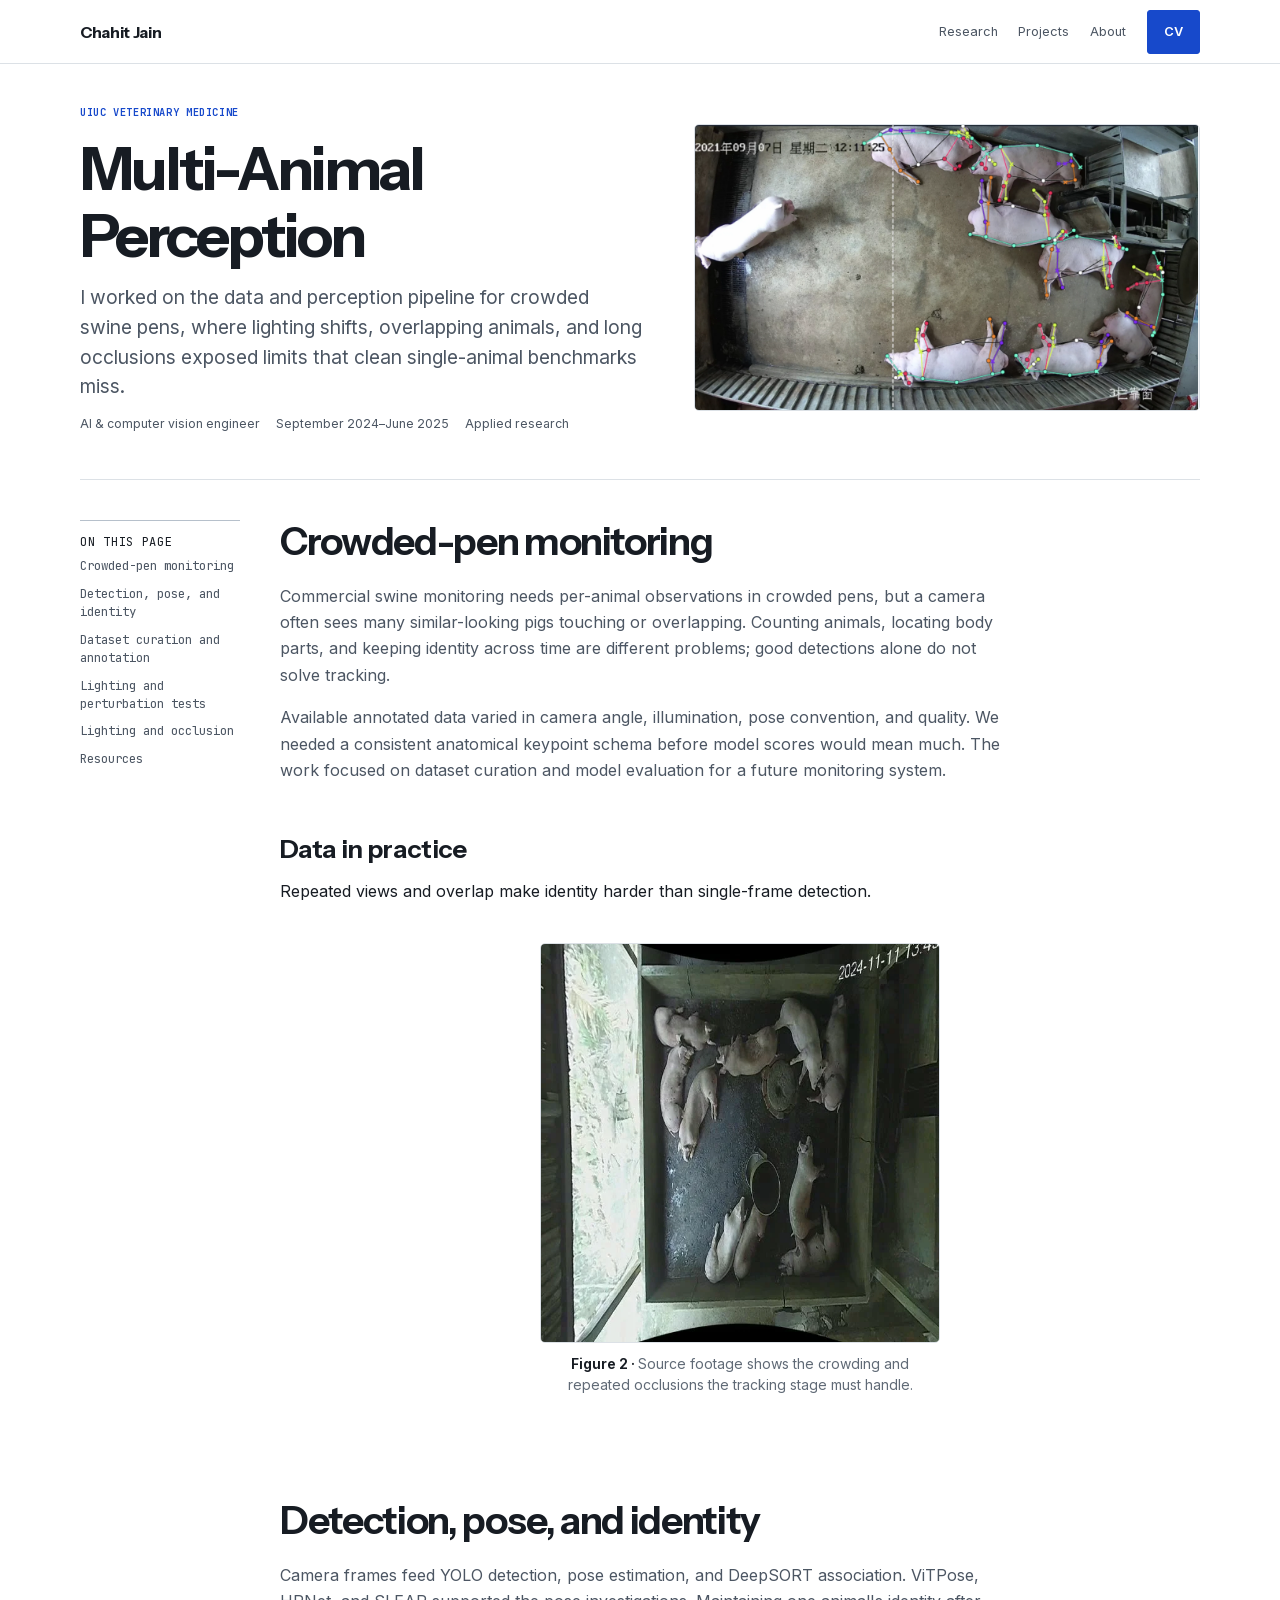
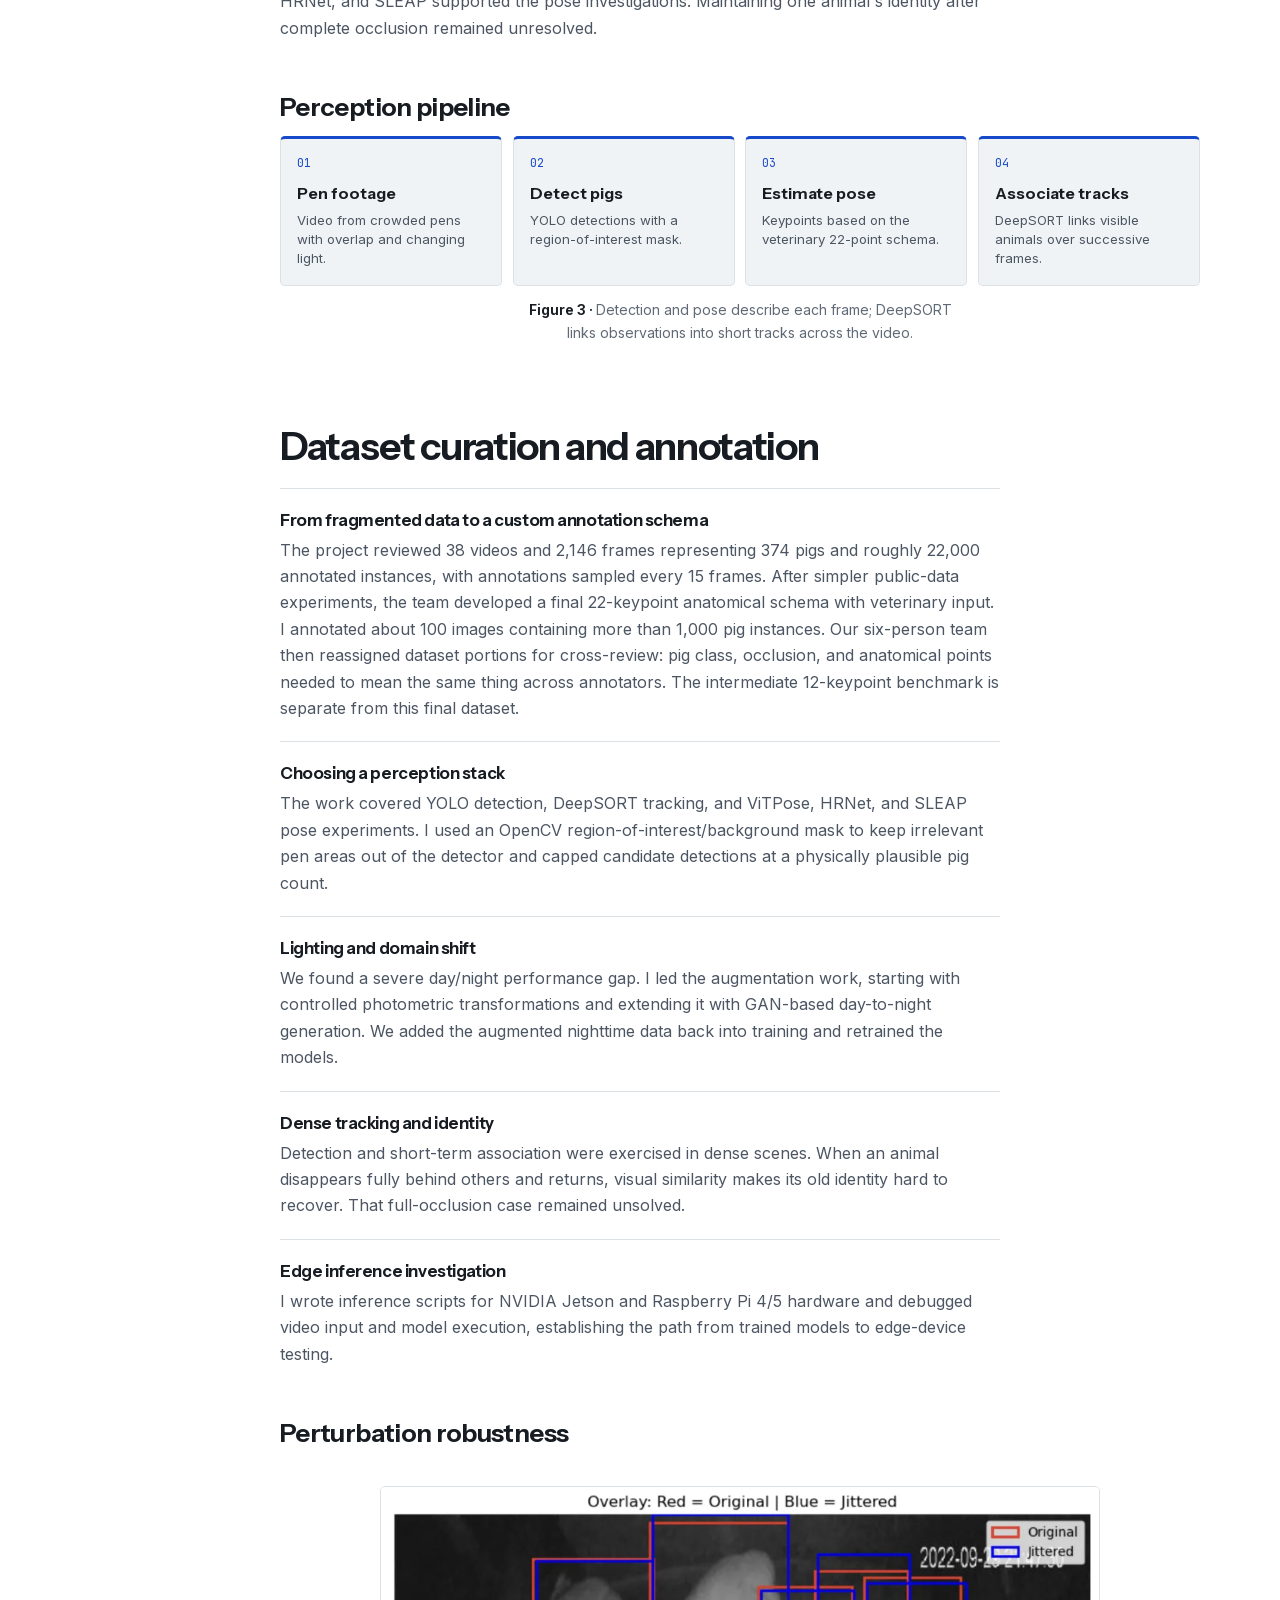
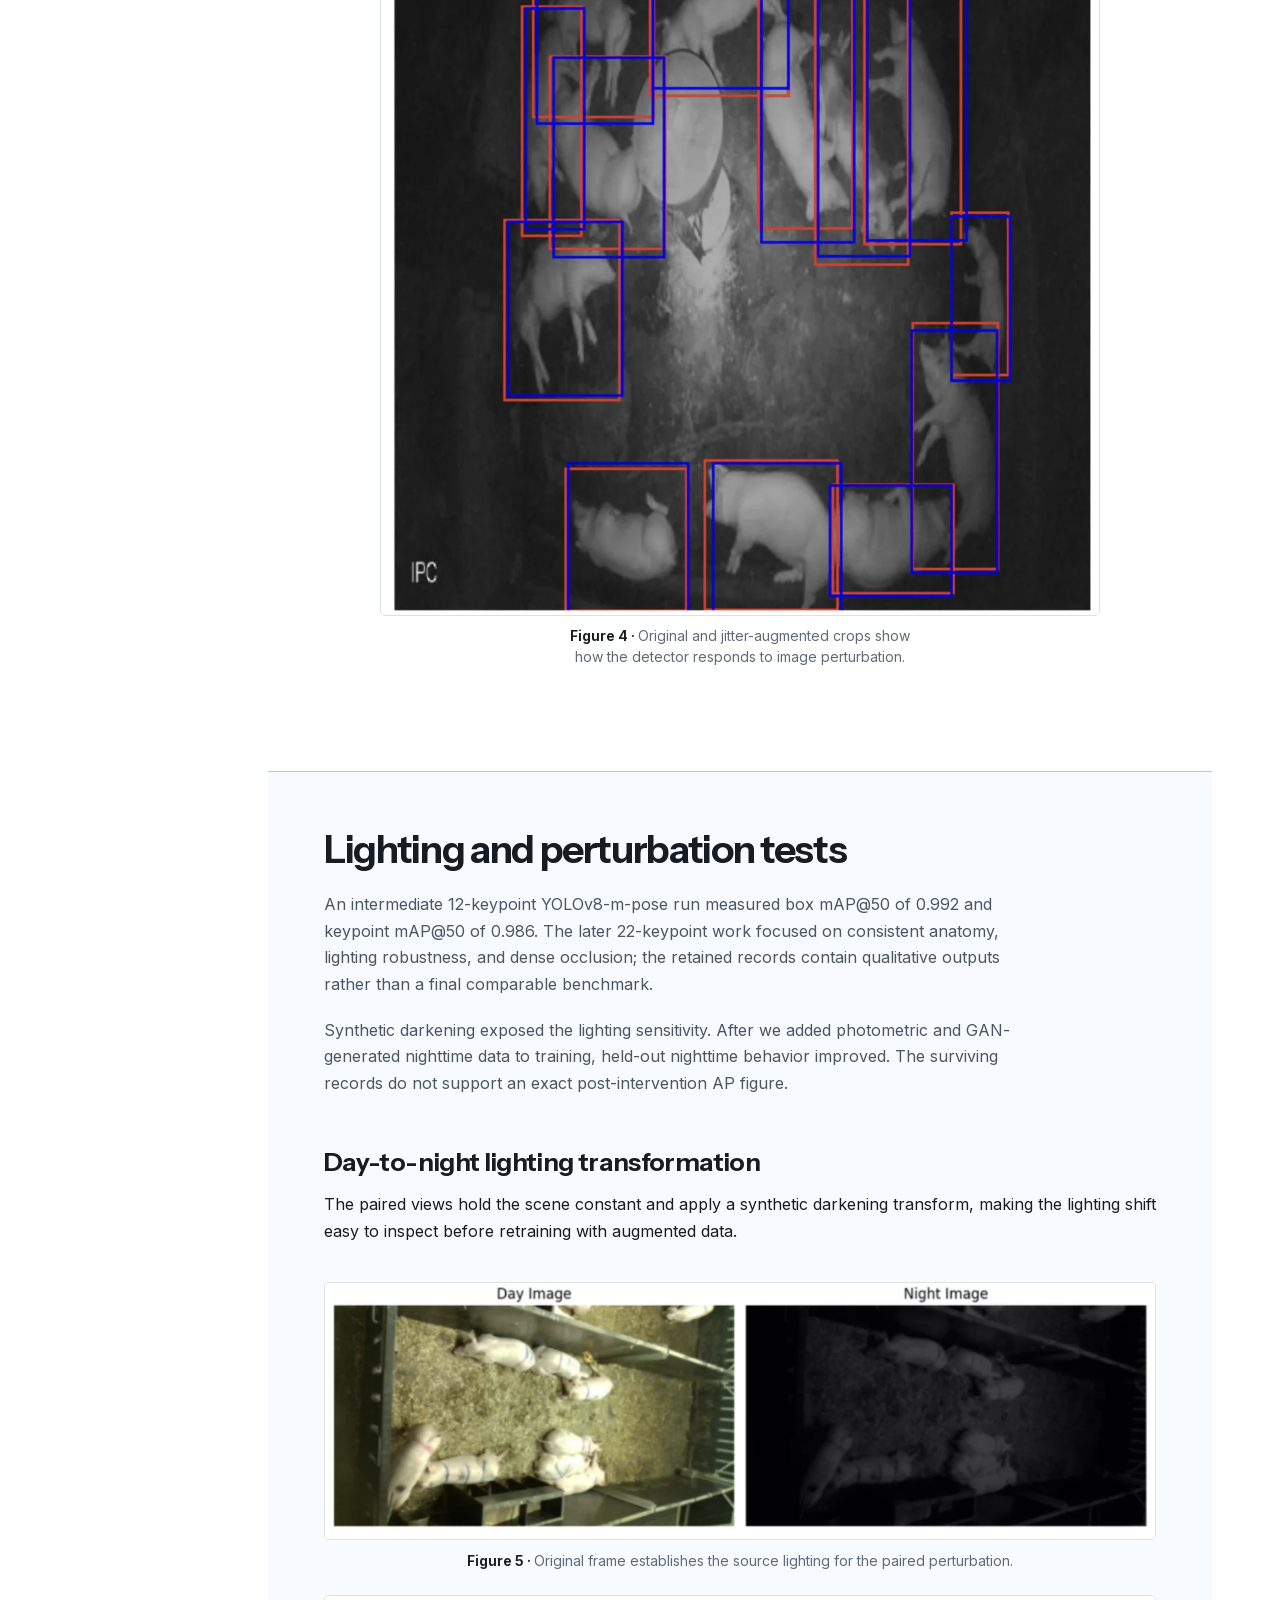
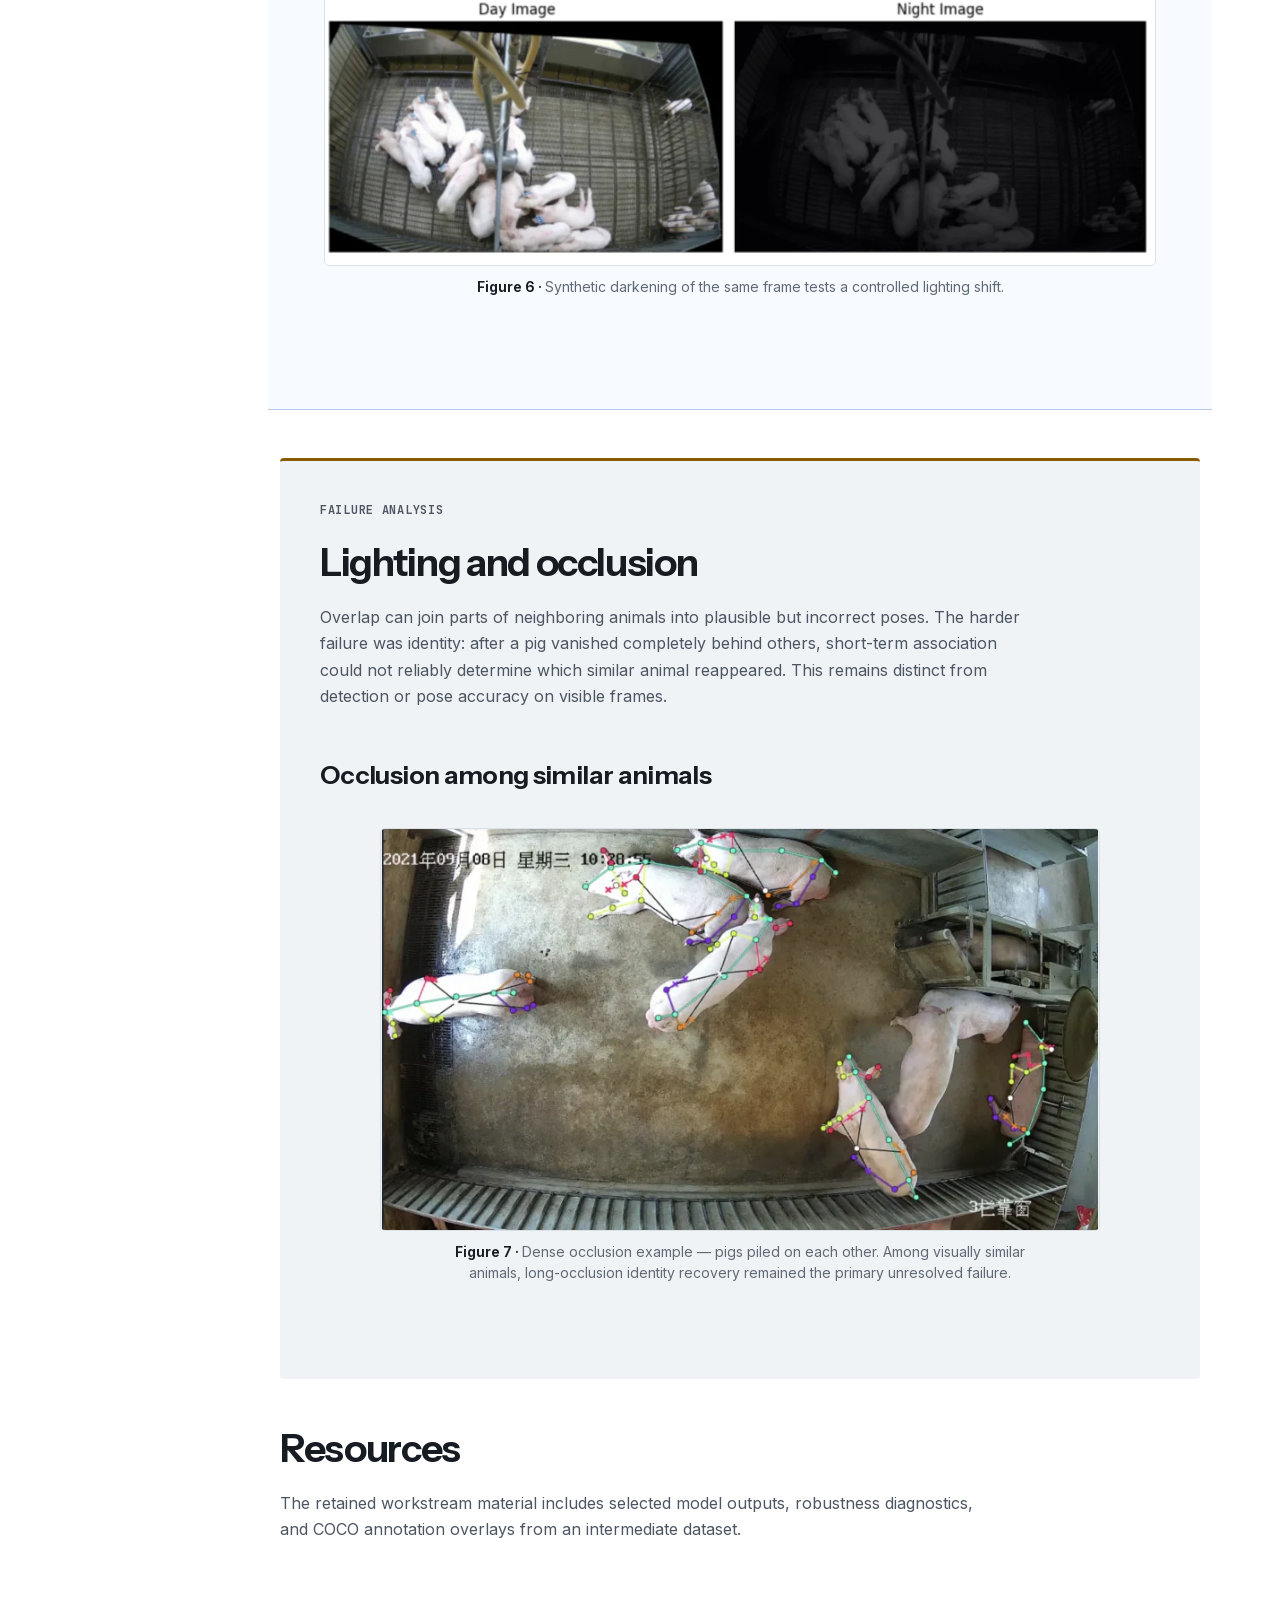
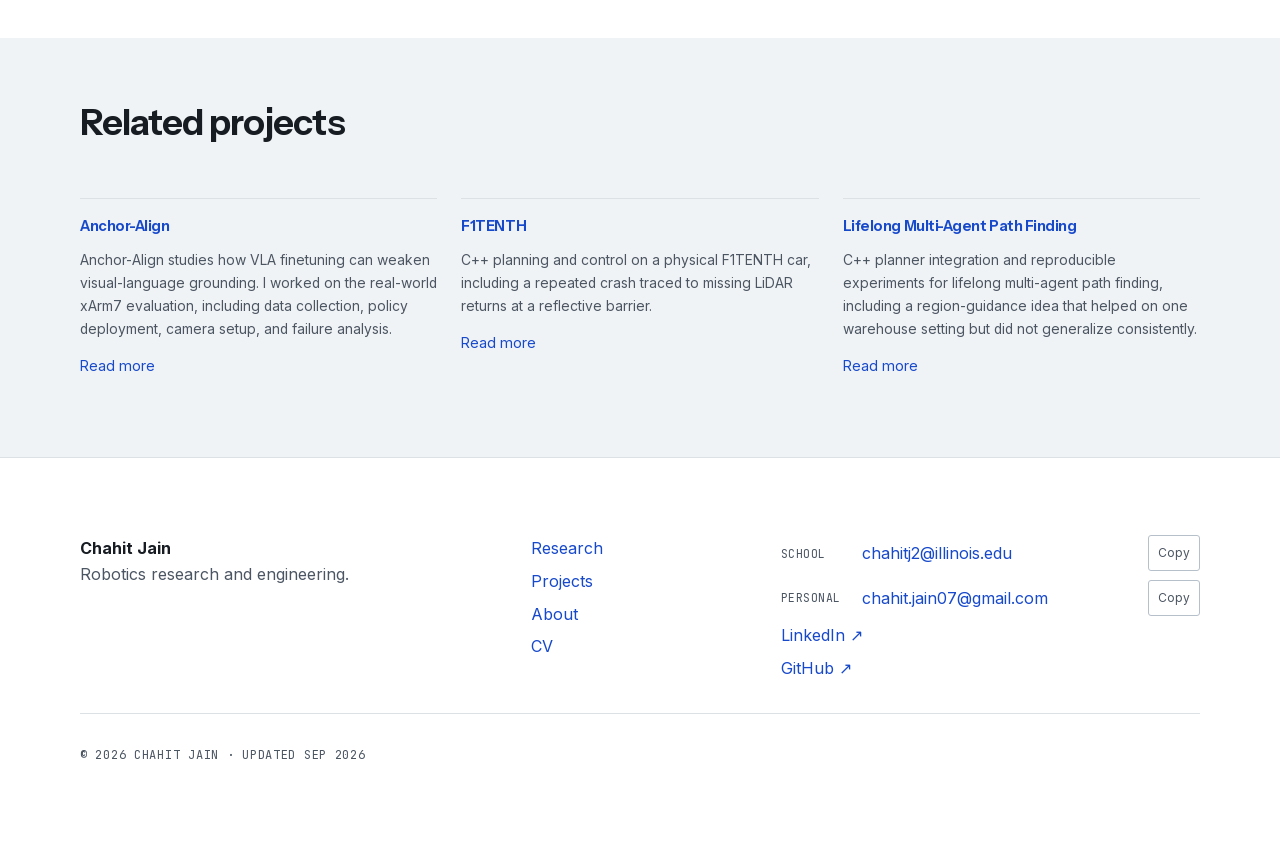
<file: work/multi-animal-perception/index.html>
<!DOCTYPE html><html lang="en"> <head><meta charset="UTF-8"><meta name="viewport" content="width=device-width"><meta name="description" content="Multi-animal pose estimation, custom dataset curation, and lighting-robust perception for crowded swine pens, developed toward edge deployment."><meta name="google-site-verification" content="mbrJ-8r3hzIk3YRbJgNDTZQ7f1m_qkfmmN1_8ac7Hiw"><link rel="canonical" href="https://chahitj.github.io/work/multi-animal-perception/"><link rel="icon" href="/favicon.svg?v=2" type="image/svg+xml"><link rel="preload" href="/fonts/instrument-sans-latin.woff2" as="font" type="font/woff2" crossorigin><link rel="preload" href="/fonts/inter-latin.woff2" as="font" type="font/woff2" crossorigin><link rel="preload" href="/fonts/jetbrains-mono-latin.woff2" as="font" type="font/woff2" crossorigin><meta property="og:title" content="Multi-Animal Pose Estimation for Swine Pens — Chahit Jain"><meta property="og:description" content="Multi-animal pose estimation, custom dataset curation, and lighting-robust perception for crowded swine pens, developed toward edge deployment."><meta property="og:type" content="website"><meta property="og:url" content="https://chahitj.github.io/work/multi-animal-perception/"><meta property="og:image" content="https://chahitj.github.io/chahit-jain-social-preview.jpg"><meta property="og:image:secure_url" content="https://chahitj.github.io/chahit-jain-social-preview.jpg"><meta property="og:image:type" content="image/jpeg"><meta property="og:image:width" content="1200"><meta property="og:image:height" content="630"><meta property="og:image:alt" content="Chahit Jain"><meta name="twitter:card" content="summary_large_image"><meta name="twitter:image" content="https://chahitj.github.io/chahit-jain-social-preview.jpg"><meta name="twitter:image:alt" content="Chahit Jain"><title>Multi-Animal Pose Estimation for Swine Pens — Chahit Jain</title><script type="application/ld+json">{"@context":"https://schema.org","@type":"CreativeWork","headline":"Edge Perception for Crowded Swine Pens","author":{"@type":"Person","name":"Chahit Jain"},"description":"Multi-animal pose estimation, custom dataset curation, and lighting-robust perception for crowded swine pens, developed toward edge deployment."}</script><link rel="stylesheet" href="/_astro/BaseLayout.DAoYmjkw.css"><link rel="stylesheet" href="/_astro/_slug_.Dx9WWF27.css"></head> <body> <a class="skip-link" href="#main">Skip to main content</a> <header class="site-header" data-header data-astro-cid-4z36i57k> <div class="container header-inner" data-astro-cid-4z36i57k> <a class="wordmark" href="/" data-astro-cid-4z36i57k>Chahit Jain</a> <nav class="desktop-nav" aria-label="Main" data-astro-cid-4z36i57k> <a href="/research" data-astro-cid-4z36i57k> Research </a><a href="/work" data-astro-cid-4z36i57k> Projects </a><a href="/about" data-astro-cid-4z36i57k> About </a> <a class="button" href="/cv" data-astro-cid-4z36i57k>CV</a> </nav> <a class="mobile-cv" href="/cv" data-astro-cid-4z36i57k>CV ↗</a> <button class="menu-button" type="button" aria-expanded="false" aria-controls="mobile-navigation" data-menu-toggle data-astro-cid-4z36i57k><span class="sr-only" data-astro-cid-4z36i57k>Open navigation</span><span aria-hidden="true" data-astro-cid-4z36i57k>Menu</span></button> </div> <nav id="mobile-navigation" class="mobile-nav" aria-label="Mobile" hidden data-mobile-menu data-astro-cid-4z36i57k> <div class="container mobile-links" data-astro-cid-4z36i57k> <a href="/research" data-astro-cid-4z36i57k> Research </a><a href="/work" data-astro-cid-4z36i57k> Projects </a><a href="/about" data-astro-cid-4z36i57k> About </a> <a href="/cv" data-astro-cid-4z36i57k>CV <span aria-hidden="true" data-astro-cid-4z36i57k>↓</span></a> <a href="mailto:chahitj2@illinois.edu" data-astro-cid-4z36i57k>Email ↗</a> <a href="https://www.linkedin.com/in/chahitj" data-astro-cid-4z36i57k>LinkedIn ↗</a> <a href="https://github.com/cj-innit-07" data-astro-cid-4z36i57k>GitHub ↗</a> </div> </nav> </header> <main id="main"> <article class="case-study project-multi-animal-perception portfolio-case" data-astro-cid-uw4p4hln> <header class="case-hero container" data-astro-cid-uw4p4hln> <div class="case-copy" data-astro-cid-uw4p4hln> <p class="eyebrow" data-astro-cid-uw4p4hln> UIUC Veterinary Medicine </p><h1 data-astro-cid-uw4p4hln>Multi-Animal Perception</h1><p class="thesis" data-astro-cid-uw4p4hln> I worked on the data and perception pipeline for crowded swine pens, where lighting shifts, overlapping animals, and long occlusions exposed limits that clean single-animal benchmarks miss. </p><div class="meta-row" data-astro-cid-uw4p4hln> <span data-astro-cid-uw4p4hln>AI &amp; computer vision engineer</span><span data-astro-cid-uw4p4hln>September 2024–June 2025</span><span data-astro-cid-uw4p4hln>Applied research</span> </div> </div> <figure class="figure layout-article" data-astro-cid-lek4gfzw> <div class="media-frame" style="aspect-ratio:2556/1448;" data-astro-cid-lek4gfzw> <picture data-astro-cid-lek4gfzw>  <img src="/media/projects/vetmed_vm5_roboflow1.webp" alt="Dense multi-pig detection and 22-keypoint anatomical pose estimation in a crowded swine pen with overlapping animals." width="1200" height="680" loading="eager" decoding="async" style="object-fit:contain;" data-astro-cid-lek4gfzw> </picture> </div>  </figure> <script type="module">document.querySelectorAll("[data-video-detail]").forEach(t=>{const e=t,a=e.dataset.playbackRate;a&&(e.defaultPlaybackRate=parseFloat(a),e.playbackRate=parseFloat(a))});const o=document.querySelectorAll('[data-video-detail][data-behavior="ambient-loop"]');if(o.length>0&&"IntersectionObserver"in window){const t=new IntersectionObserver(e=>{e.forEach(a=>{const r=a.target;a.isIntersecting?r.play().catch(()=>{}):r.pause()})},{rootMargin:"100px",threshold:.1});o.forEach(e=>t.observe(e))}const c=window.matchMedia("(prefers-reduced-motion: reduce)").matches;c&&o.forEach(t=>{t.pause(),t.removeAttribute("autoplay"),t.removeAttribute("loop")});document.querySelectorAll("[data-video-detail]").forEach(t=>{const e=t,a=e.dataset.playbackRate;a&&e.addEventListener("loadedmetadata",()=>{e.defaultPlaybackRate=parseFloat(a),e.playbackRate=parseFloat(a)},{once:!0})});</script> </header> <div class="container case-shell" data-astro-cid-uw4p4hln> <aside class="toc" data-astro-cid-uw4p4hln> <nav aria-label="On this page" data-astro-cid-uw4p4hln> <p class="meta" data-astro-cid-uw4p4hln>On this page</p><a href="#problem" data-astro-cid-uw4p4hln>Crowded-pen monitoring</a><a href="#system-overview" data-astro-cid-uw4p4hln>Detection, pose, and identity</a><a href="#technical-approach" data-astro-cid-uw4p4hln>Dataset curation and annotation</a><a href="#evaluation" data-astro-cid-uw4p4hln>Lighting and perturbation tests</a><a href="#failure" data-astro-cid-uw4p4hln>Lighting and occlusion</a><a href="#resources" data-astro-cid-uw4p4hln>Resources</a> </nav> </aside> <div class="case-main" data-astro-cid-uw4p4hln> <details class="toc-mobile" data-astro-cid-uw4p4hln> <summary data-astro-cid-uw4p4hln>On this page</summary><nav data-astro-cid-uw4p4hln> <a href="#problem" data-astro-cid-uw4p4hln>Crowded-pen monitoring</a><a href="#system-overview" data-astro-cid-uw4p4hln>Detection, pose, and identity</a><a href="#technical-approach" data-astro-cid-uw4p4hln>Dataset curation and annotation</a><a href="#evaluation" data-astro-cid-uw4p4hln>Lighting and perturbation tests</a><a href="#failure" data-astro-cid-uw4p4hln>Lighting and occlusion</a><a href="#resources" data-astro-cid-uw4p4hln>Resources</a> </nav> </details> <section id="problem" class="case-section" data-astro-cid-uw4p4hln> <h2 data-astro-cid-uw4p4hln>Crowded-pen monitoring</h2> <div class="prose" data-astro-cid-uw4p4hln> <p data-astro-cid-uw4p4hln>Commercial swine monitoring needs per-animal observations in crowded pens, but a camera often sees many similar-looking pigs touching or overlapping. Counting animals, locating body parts, and keeping identity across time are different problems; good detections alone do not solve tracking.</p><p data-astro-cid-uw4p4hln>Available annotated data varied in camera angle, illumination, pose convention, and quality. We needed a consistent anatomical keypoint schema before model scores would mean much. The work focused on dataset curation and model evaluation for a future monitoring system.</p> </div> <div class="media-section stack" data-astro-cid-mu532jz5><h3 data-astro-cid-mu532jz5>Data in practice</h3><p data-astro-cid-mu532jz5>Repeated views and overlap make identity harder than single-frame detection.</p><div class="section-media" data-astro-cid-mu532jz5><figure class="figure layout-compact wide" data-astro-cid-lek4gfzw> <div class="media-frame" style="aspect-ratio:1/1;" data-astro-cid-lek4gfzw> <video playsinline preload="metadata" poster="/media/projects/vetmed_dataset_overview_poster.webp" aria-label="Dataset overview showing occlusion, varying pig visibility, and repeated pen views in crowded swine pens." style="object-fit:contain;" data-video-detail data-playback-rate data-behavior="ambient-loop" autoplay loop muted data-astro-cid-lek4gfzw> <source src="/media/projects/vetmed_dataset_overview.mp4" type="video/mp4" data-astro-cid-lek4gfzw>
Your browser cannot play this video.  <a href="/media/projects/vetmed_dataset_overview.mp4" data-astro-cid-lek4gfzw>Download the MP4</a>.
</video> </div> <figcaption data-astro-cid-lek4gfzw>Source footage shows the crowding and repeated occlusions the tracking stage must handle.</figcaption> </figure> </div></div> </section><section id="system-overview" class="case-section" data-astro-cid-uw4p4hln>  <h2 data-astro-cid-uw4p4hln>Detection, pose, and identity</h2> <p data-astro-cid-uw4p4hln>Camera frames feed YOLO detection, pose estimation, and DeepSORT association. ViTPose, HRNet, and SLEAP supported the pose investigations. Maintaining one animal&#39;s identity after complete occlusion remained unresolved.</p> <div class="media-section pipeline" data-astro-cid-mu532jz5><h3 data-astro-cid-mu532jz5>Perception pipeline</h3><figure class="pipeline-figure" data-astro-cid-mu532jz5><ol class="pipeline-steps" data-astro-cid-mu532jz5><li data-astro-cid-mu532jz5><span class="pipeline-index" aria-hidden="true" data-astro-cid-mu532jz5>01</span><strong data-astro-cid-mu532jz5>Pen footage</strong><p data-astro-cid-mu532jz5>Video from crowded pens with overlap and changing light.</p></li><li data-astro-cid-mu532jz5><span class="pipeline-index" aria-hidden="true" data-astro-cid-mu532jz5>02</span><strong data-astro-cid-mu532jz5>Detect pigs</strong><p data-astro-cid-mu532jz5>YOLO detections with a region-of-interest mask.</p></li><li data-astro-cid-mu532jz5><span class="pipeline-index" aria-hidden="true" data-astro-cid-mu532jz5>03</span><strong data-astro-cid-mu532jz5>Estimate pose</strong><p data-astro-cid-mu532jz5>Keypoints based on the veterinary 22-point schema.</p></li><li data-astro-cid-mu532jz5><span class="pipeline-index" aria-hidden="true" data-astro-cid-mu532jz5>04</span><strong data-astro-cid-mu532jz5>Associate tracks</strong><p data-astro-cid-mu532jz5>DeepSORT links visible animals over successive frames.</p></li></ol><figcaption data-astro-cid-mu532jz5>Detection and pose describe each frame; DeepSORT links observations into short tracks across the video.</figcaption></figure><div class="section-media" data-astro-cid-mu532jz5></div></div>  </section><section id="technical-approach" class="case-section" data-astro-cid-uw4p4hln> <h2 data-astro-cid-uw4p4hln>Dataset curation and annotation</h2> <div class="approach-item" data-astro-cid-uw4p4hln> <h3 data-astro-cid-uw4p4hln>From fragmented data to a custom annotation schema</h3> <p data-astro-cid-uw4p4hln>The project reviewed 38 videos and 2,146 frames representing 374 pigs and roughly 22,000 annotated instances, with annotations sampled every 15 frames. After simpler public-data experiments, the team developed a final 22-keypoint anatomical schema with veterinary input. I annotated about 100 images containing more than 1,000 pig instances. Our six-person team then reassigned dataset portions for cross-review: pig class, occlusion, and anatomical points needed to mean the same thing across annotators. The intermediate 12-keypoint benchmark is separate from this final dataset.</p> </div><div class="approach-item" data-astro-cid-uw4p4hln> <h3 data-astro-cid-uw4p4hln>Choosing a perception stack</h3> <p data-astro-cid-uw4p4hln>The work covered YOLO detection, DeepSORT tracking, and ViTPose, HRNet, and SLEAP pose experiments. I used an OpenCV region-of-interest/background mask to keep irrelevant pen areas out of the detector and capped candidate detections at a physically plausible pig count.</p> </div><div class="approach-item" data-astro-cid-uw4p4hln> <h3 data-astro-cid-uw4p4hln>Lighting and domain shift</h3> <p data-astro-cid-uw4p4hln>We found a severe day/night performance gap. I led the augmentation work, starting with controlled photometric transformations and extending it with GAN-based day-to-night generation. We added the augmented nighttime data back into training and retrained the models.</p> </div><div class="approach-item" data-astro-cid-uw4p4hln> <h3 data-astro-cid-uw4p4hln>Dense tracking and identity</h3> <p data-astro-cid-uw4p4hln>Detection and short-term association were exercised in dense scenes. When an animal disappears fully behind others and returns, visual similarity makes its old identity hard to recover. That full-occlusion case remained unsolved.</p> </div><div class="approach-item" data-astro-cid-uw4p4hln> <h3 data-astro-cid-uw4p4hln>Edge inference investigation</h3> <p data-astro-cid-uw4p4hln>I wrote inference scripts for NVIDIA Jetson and Raspberry Pi 4/5 hardware and debugged video input and model execution, establishing the path from trained models to edge-device testing.</p> </div> <div class="media-section stack" data-astro-cid-mu532jz5><h3 data-astro-cid-mu532jz5>Perturbation robustness</h3><div class="section-media" data-astro-cid-mu532jz5><figure class="figure layout-article wide" data-astro-cid-lek4gfzw> <div class="media-frame" style="aspect-ratio:1038/1052;" data-astro-cid-lek4gfzw> <picture data-astro-cid-lek4gfzw>  <img src="/media/projects/bounding_boxes_overlayed_jitter_vs_original_workstream10.webp" alt="Bounding boxes with jitter augmentation overlay vs original, showing perturbation robustness." width="1200" height="1216" loading="lazy" decoding="async" style="object-fit:contain;" data-astro-cid-lek4gfzw> </picture> </div> <figcaption data-astro-cid-lek4gfzw>Original and jitter-augmented crops show how the detector responds to image perturbation.</figcaption> </figure> </div></div> </section><section id="evaluation" class="case-section" data-astro-cid-uw4p4hln> <h2 data-astro-cid-uw4p4hln>Lighting and perturbation tests</h2>  <p data-astro-cid-uw4p4hln>An intermediate 12-keypoint YOLOv8-m-pose run measured box mAP@50 of 0.992 and keypoint mAP@50 of 0.986. The later 22-keypoint work focused on consistent anatomy, lighting robustness, and dense occlusion; the retained records contain qualitative outputs rather than a final comparable benchmark.</p><p data-astro-cid-uw4p4hln>Synthetic darkening exposed the lighting sensitivity. After we added photometric and GAN-generated nighttime data to training, held-out nighttime behavior improved. The surviving records do not support an exact post-intervention AP figure.</p>  <div class="media-section stack" data-astro-cid-mu532jz5><h3 data-astro-cid-mu532jz5>Day-to-night lighting transformation</h3><p data-astro-cid-mu532jz5>The paired views hold the scene constant and apply a synthetic darkening transform, making the lighting shift easy to inspect before retraining with augmented data.</p><div class="section-media" data-astro-cid-mu532jz5><figure class="figure layout-wide wide" data-astro-cid-lek4gfzw> <div class="media-frame" data-astro-cid-lek4gfzw> <picture data-astro-cid-lek4gfzw>  <img src="/media/projects/vetmed_vm3_day.webp" alt="Daytime straw-bed pen — original lighting conditions." width="1200" height="370" loading="lazy" decoding="async" style="object-fit:contain;" data-astro-cid-lek4gfzw> </picture> </div> <figcaption data-astro-cid-lek4gfzw>Original frame establishes the source lighting for the paired perturbation.</figcaption> </figure> <figure class="figure layout-wide wide" data-astro-cid-lek4gfzw> <div class="media-frame" data-astro-cid-lek4gfzw> <picture data-astro-cid-lek4gfzw>  <img src="/media/projects/vetmed_vm3_night.webp" alt="Synthetic nighttime transformation of the same pen — controlled lighting simulation." width="1200" height="390" loading="lazy" decoding="async" style="object-fit:contain;" data-astro-cid-lek4gfzw> </picture> </div> <figcaption data-astro-cid-lek4gfzw>Synthetic darkening of the same frame tests a controlled lighting shift.</figcaption> </figure> </div></div>  </section><section id="failure" class="case-section failure" data-astro-cid-uw4p4hln> <p class="eyebrow" data-astro-cid-uw4p4hln>Failure analysis</p> <h2 data-astro-cid-uw4p4hln>Lighting and occlusion</h2> <p data-astro-cid-uw4p4hln>Overlap can join parts of neighboring animals into plausible but incorrect poses. The harder failure was identity: after a pig vanished completely behind others, short-term association could not reliably determine which similar animal reappeared. This remains distinct from detection or pose accuracy on visible frames.</p> <div class="media-section stack" data-astro-cid-mu532jz5><h3 data-astro-cid-mu532jz5>Occlusion among similar animals</h3><div class="section-media" data-astro-cid-mu532jz5><figure class="figure layout-article wide" data-astro-cid-lek4gfzw> <div class="media-frame" style="aspect-ratio:2000/1118;" data-astro-cid-lek4gfzw> <img src="/_astro/vetmed_vm6_roboflow2.Dw4YOBVd_ZPCGQD.webp" srcset="/_astro/vetmed_vm6_roboflow2.Dw4YOBVd_1LXoVP.webp 400w, /_astro/vetmed_vm6_roboflow2.Dw4YOBVd_2qIHqR.webp 800w, /_astro/vetmed_vm6_roboflow2.Dw4YOBVd_Z1Hh9h1.webp 1200w" alt="Dense multi-pig pose estimation showing occlusion with pigs piled on each other and overlapping skeletons." sizes="(max-width: 768px) 100vw, 800px" loading="lazy" decoding="async" style data-astro-cid-lek4gfzw="true" width="2000" height="1118"> </div> <figcaption data-astro-cid-lek4gfzw>Dense occlusion example — pigs piled on each other. Among visually similar animals, long-occlusion identity recovery remained the primary unresolved failure.</figcaption> </figure> </div></div> </section><section id="resources" class="case-section" data-astro-cid-uw4p4hln> <h2 data-astro-cid-uw4p4hln>Resources</h2>  <p data-astro-cid-uw4p4hln>The retained workstream material includes selected model outputs, robustness diagnostics, and COCO annotation overlays from an intermediate dataset.</p>  </section> </div> </div> <aside class="section related" aria-labelledby="related-heading" data-astro-cid-uw4p4hln> <div class="container" data-astro-cid-uw4p4hln>  <div class="section-heading" data-astro-cid-uw4p4hln>  <h2 id="related-heading" data-astro-cid-uw4p4hln>Related projects</h2>  </div> <div class="grid three" data-astro-cid-uw4p4hln> <article class="related-project" data-project-card data-project="anchor-align" data-astro-cid-sddrcsnp> <h3 data-astro-cid-sddrcsnp><a href="/work/anchor-align" data-astro-cid-sddrcsnp>Anchor-Align</a></h3> <p data-astro-cid-sddrcsnp>Anchor-Align studies how VLA finetuning can weaken visual-language grounding. I worked on the real-world xArm7 evaluation, including data collection, policy deployment, camera setup, and failure analysis.</p> <a href="/work/anchor-align" data-astro-cid-sddrcsnp>Read more</a> </article><article class="related-project" data-project-card data-project="f1tenth" data-astro-cid-sddrcsnp> <h3 data-astro-cid-sddrcsnp><a href="/work/f1tenth" data-astro-cid-sddrcsnp>F1TENTH</a></h3> <p data-astro-cid-sddrcsnp>C++ planning and control on a physical F1TENTH car, including a repeated crash traced to missing LiDAR returns at a reflective barrier.</p> <a href="/work/f1tenth" data-astro-cid-sddrcsnp>Read more</a> </article><article class="related-project" data-project-card data-project="lifelong-mapf" data-astro-cid-sddrcsnp> <h3 data-astro-cid-sddrcsnp><a href="/work/lifelong-mapf" data-astro-cid-sddrcsnp>Lifelong Multi-Agent Path Finding</a></h3> <p data-astro-cid-sddrcsnp>C++ planner integration and reproducible experiments for lifelong multi-agent path finding, including a region-guidance idea that helped on one warehouse setting but did not generalize consistently.</p> <a href="/work/lifelong-mapf" data-astro-cid-sddrcsnp>Read more</a> </article> </div>  </div> </aside> </article> </main> <footer class="footer" data-astro-cid-ld7f7lcz> <div class="container footer-grid" data-astro-cid-ld7f7lcz> <div data-astro-cid-ld7f7lcz> <strong data-astro-cid-ld7f7lcz>Chahit Jain</strong><p class="muted" data-astro-cid-ld7f7lcz>
Robotics research and engineering.
</p> </div> <nav aria-label="Footer" data-astro-cid-ld7f7lcz> <a href="/research" data-astro-cid-ld7f7lcz>Research</a><a href="/work" data-astro-cid-ld7f7lcz>Projects</a><a href="/about" data-astro-cid-ld7f7lcz>About</a><a href="/cv" data-astro-cid-ld7f7lcz>CV</a> </nav> <div class="footer-contact" data-astro-cid-ld7f7lcz> <div class="email-contacts compact" data-email-contacts data-astro-cid-gidnrxjs> <div class="email-contact" data-astro-cid-gidnrxjs> <span class="email-label" data-astro-cid-gidnrxjs>School</span> <a href="mailto:chahitj2@illinois.edu" data-astro-cid-gidnrxjs>chahitj2@illinois.edu</a> <button type="button" data-copy-email="chahitj2@illinois.edu" aria-label="Copy school email address" data-astro-cid-gidnrxjs>
Copy
</button> </div><div class="email-contact" data-astro-cid-gidnrxjs> <span class="email-label" data-astro-cid-gidnrxjs>Personal</span> <a href="mailto:chahit.jain07@gmail.com" data-astro-cid-gidnrxjs>chahit.jain07@gmail.com</a> <button type="button" data-copy-email="chahit.jain07@gmail.com" aria-label="Copy personal email address" data-astro-cid-gidnrxjs>
Copy
</button> </div> <p class="sr-only" aria-live="polite" data-email-copy-status data-astro-cid-gidnrxjs></p> </div> <a href="https://www.linkedin.com/in/chahitj" rel="noopener noreferrer" data-astro-cid-ld7f7lcz>LinkedIn <span aria-hidden="true" data-astro-cid-ld7f7lcz>↗</span></a><a href="https://github.com/cj-innit-07" rel="noopener noreferrer" data-astro-cid-ld7f7lcz>GitHub <span aria-hidden="true" data-astro-cid-ld7f7lcz>↗</span></a> </div> <p class="meta muted" data-astro-cid-ld7f7lcz>
© 2026 Chahit Jain · Updated Sep 2026 </p> </div> </footer> <script type="module">(()=>{const u=document.querySelector("[data-header]"),c=document.querySelector("[data-menu-toggle]"),o=document.querySelector("[data-mobile-menu]"),i=()=>u?.classList.toggle("scrolled",window.scrollY>40);i(),window.addEventListener("scroll",i,{passive:!0});const s=()=>{!c||!o||(c.setAttribute("aria-expanded","false"),o.hidden=!0,document.body.classList.remove("menu-open"),c.focus())};c?.addEventListener("click",()=>{if(!o)return;const e=c.getAttribute("aria-expanded")!=="true";c.setAttribute("aria-expanded",String(e)),o.hidden=!e,document.body.classList.toggle("menu-open",e),e&&o.querySelector("a")?.focus()}),document.addEventListener("keydown",e=>{if(e.key==="Escape"&&!o?.hidden&&s(),e.key==="Tab"&&o&&!o.hidden){const t=[...o.querySelectorAll("a[href]")],a=t[0],r=t.at(-1);e.shiftKey&&document.activeElement===a?(e.preventDefault(),r?.focus()):!e.shiftKey&&document.activeElement===r&&(e.preventDefault(),a?.focus())}}),matchMedia("(min-width: 961px)").addEventListener("change",e=>{e.matches&&o&&!o.hidden&&s()}),document.querySelectorAll("[data-copy-bibtex]").forEach(e=>{e.addEventListener("click",async()=>{const t=e.closest("[data-citation]")?.querySelector("pre");if(t){e.textContent="Copied",window.setTimeout(()=>{e.textContent="Copy BibTeX"},1600);try{await navigator.clipboard.writeText(t.textContent??"")}catch{e.textContent="Copy unavailable",e.title="Open the BibTeX citation and copy it manually."}}})}),document.querySelectorAll("[data-copy-email]").forEach(e=>{e.addEventListener("click",async()=>{const t=e.dataset.copyEmail,r=e.closest("[data-email-contacts]")?.querySelector("[data-email-copy-status]");if(t){try{await navigator.clipboard.writeText(t),e.textContent="Copied",r&&(r.textContent=`${t} copied to clipboard.`)}catch{e.textContent="Select",r&&(r.textContent=`Copy was unavailable. Select the visible address ${t}.`)}window.setTimeout(()=>{e.textContent="Copy"},1800)}})});const n=[...document.querySelectorAll("[data-filter]")],p=[...document.querySelectorAll("[data-project-card]")],l=e=>{n.forEach(a=>a.setAttribute("aria-pressed",String(a.dataset.filter===e))),p.forEach(a=>{a.hidden=e!=="all"&&!(a.dataset.categories??"").split(" ").includes(e)});const t=new URL(window.location.href);e==="all"?t.searchParams.delete("type"):t.searchParams.set("type",e),history.replaceState({},"",t)};n.forEach(e=>e.addEventListener("click",()=>l(e.dataset.filter??"all")));const d=new URLSearchParams(location.search).get("type");d&&l(d),document.querySelectorAll("[data-overlay-toggle]").forEach(e=>e.addEventListener("click",()=>{const a=e.closest("[data-overlay]")?.querySelector("img");if(!a)return;const r=e.getAttribute("aria-pressed")!=="true";e.setAttribute("aria-pressed",String(r)),a.src=r?a.dataset.overlay??a.src:a.dataset.base??a.src,e.textContent=r?"Show raw image":"Show attention overlay"})),document.querySelectorAll("[data-comparison-range]").forEach(e=>{const t=e.closest("[data-comparison]"),a=()=>{t?.style.setProperty("--reveal",`${e.value}%`),e.setAttribute("aria-valuetext",`${e.value}% comparison`)};e.addEventListener("input",a),a()}),document.querySelectorAll("[data-lightbox-open]").forEach(e=>{e.addEventListener("click",()=>{const t=e.getAttribute("data-lightbox-open"),a=t?document.getElementById(t):void 0;a instanceof HTMLDialogElement&&a.showModal()})}),document.querySelectorAll("[data-lightbox]").forEach(e=>{e.querySelector("[data-lightbox-close]")?.addEventListener("click",()=>e.close()),e.addEventListener("click",t=>{t.target===e&&e.close()})})})();</script> </body> </html>
</file>
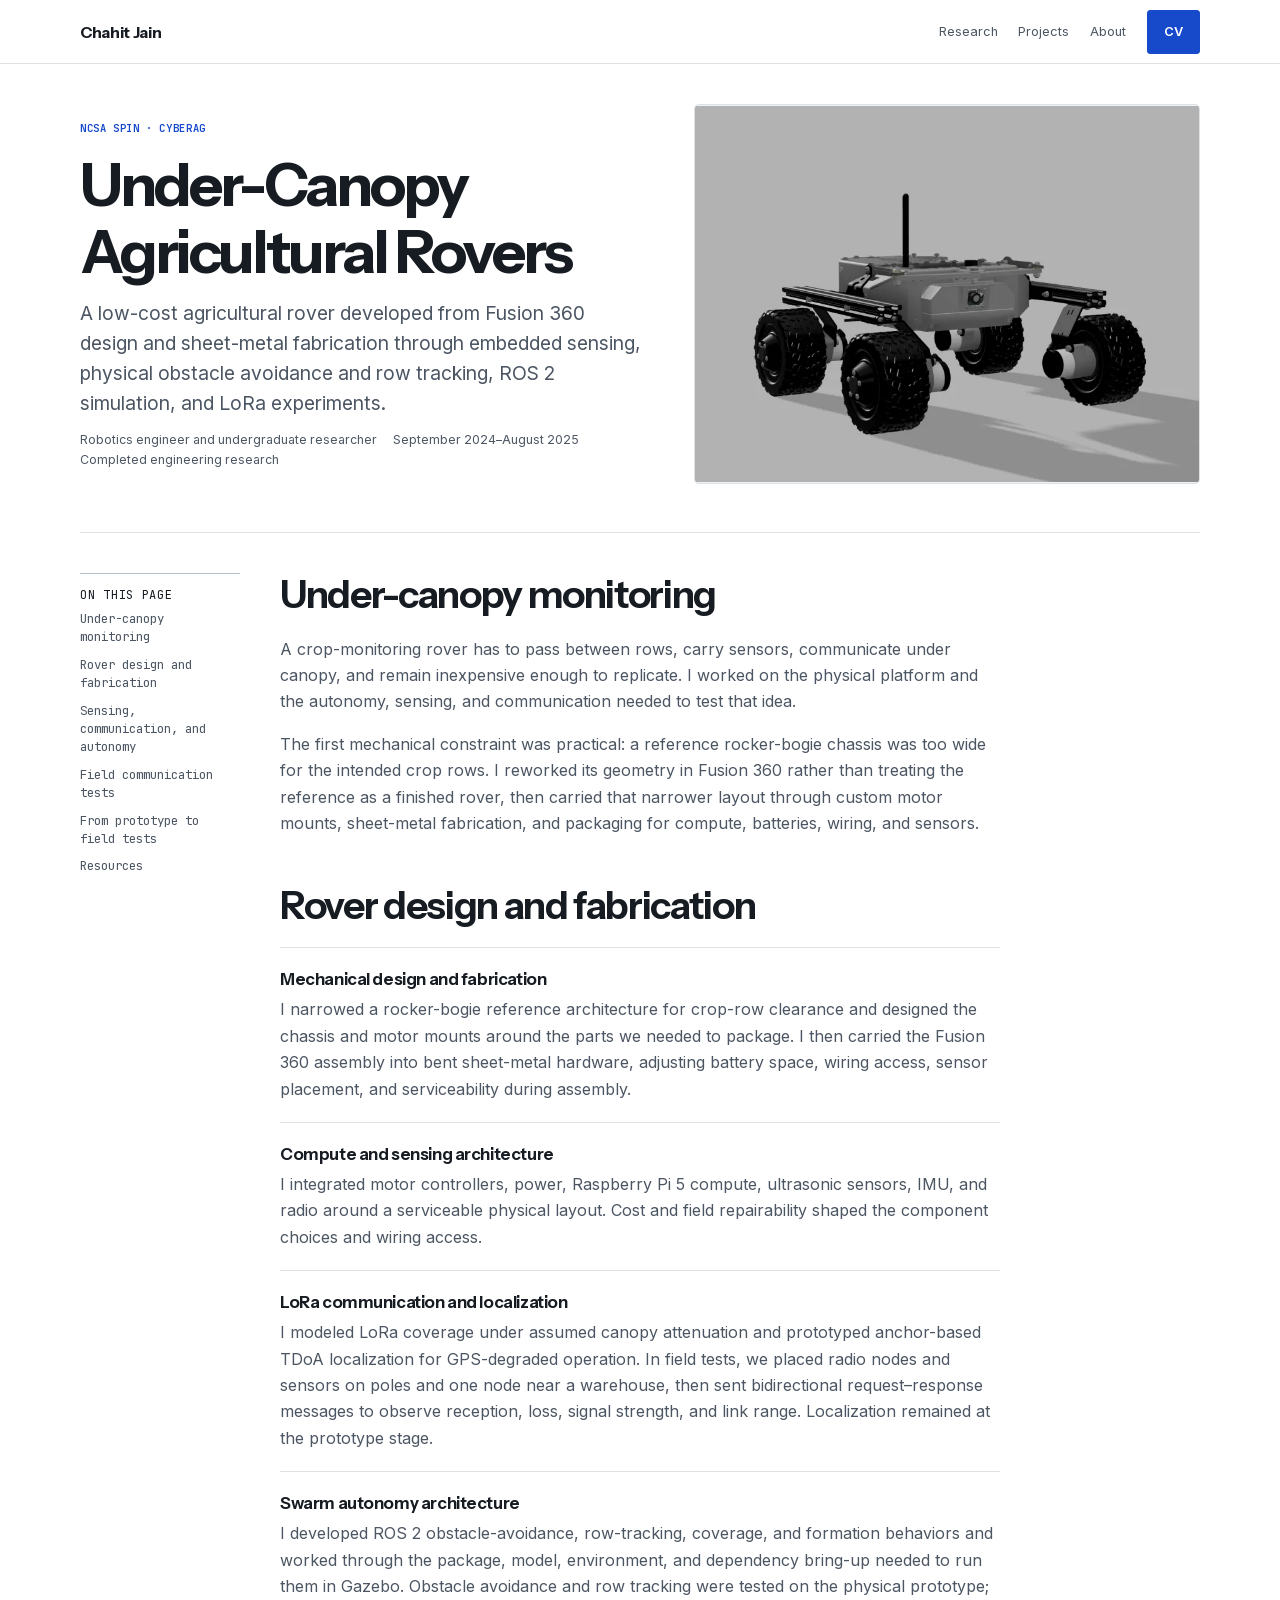
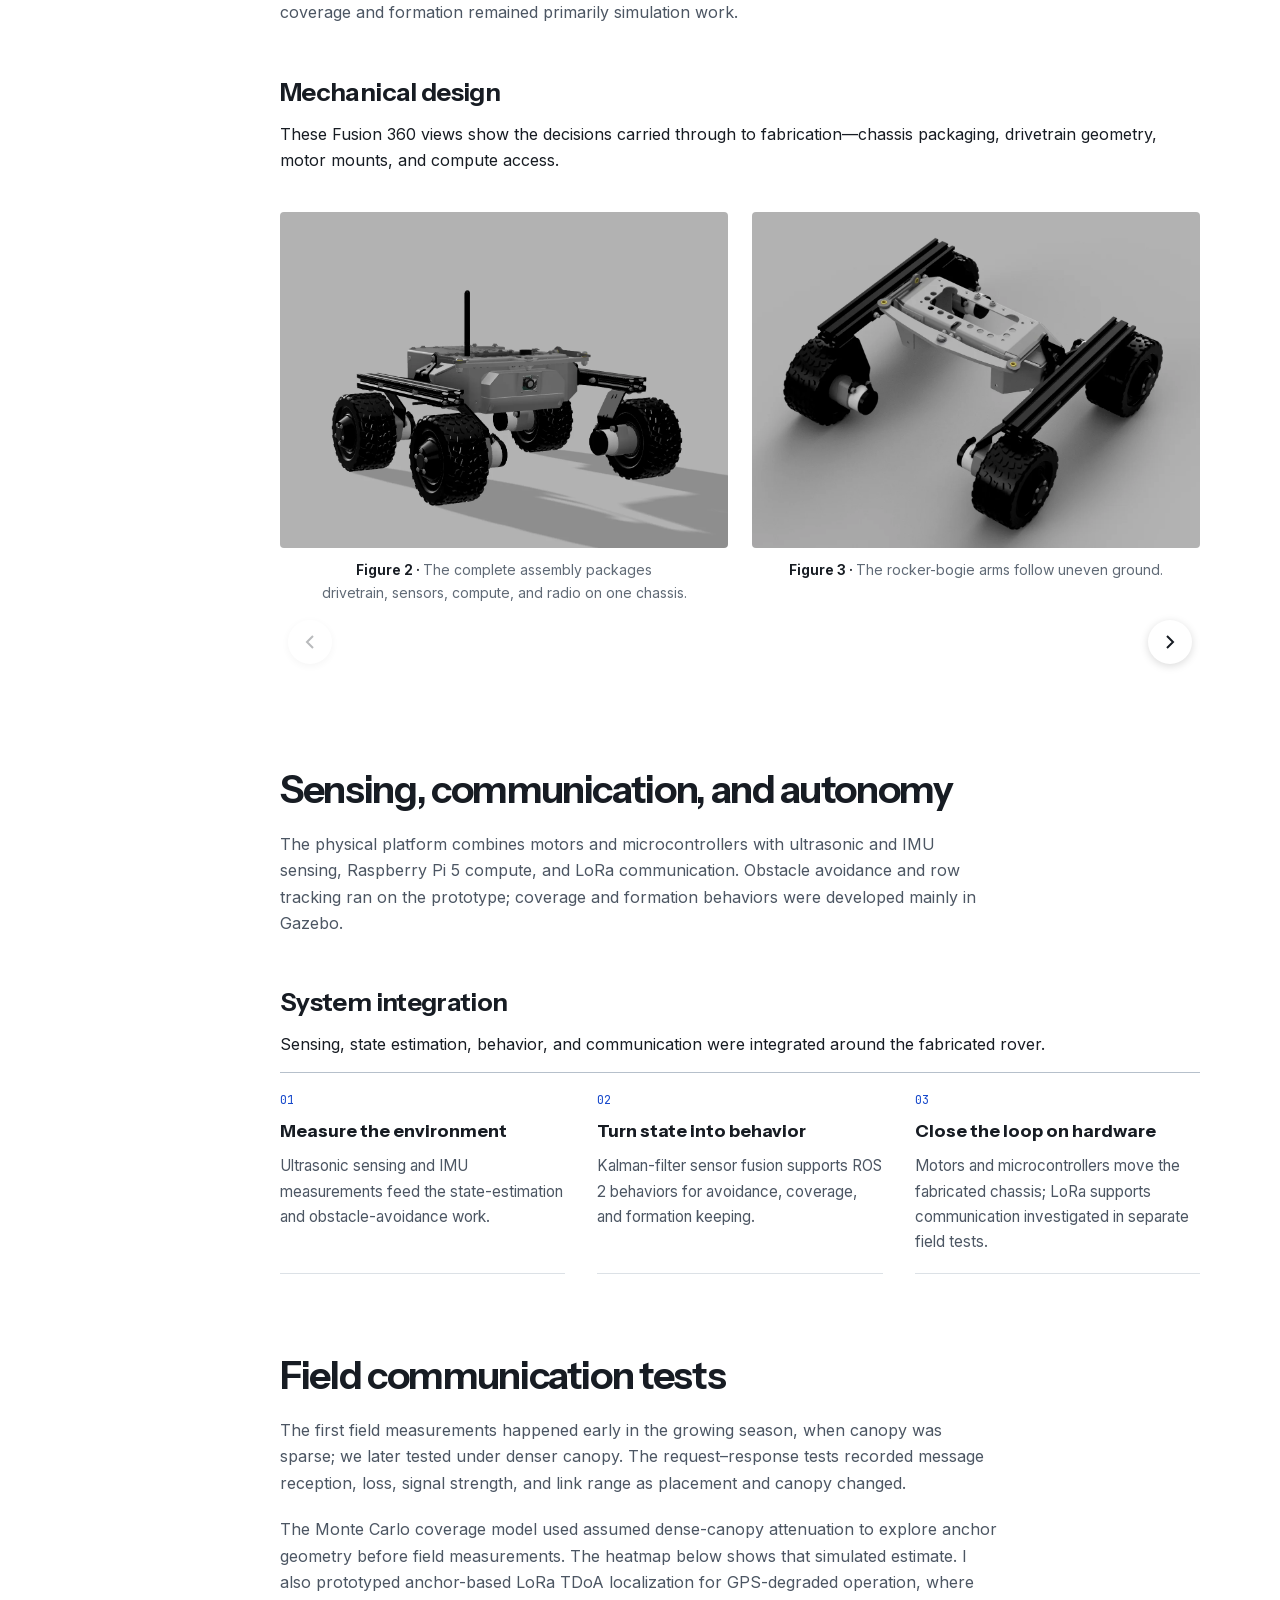
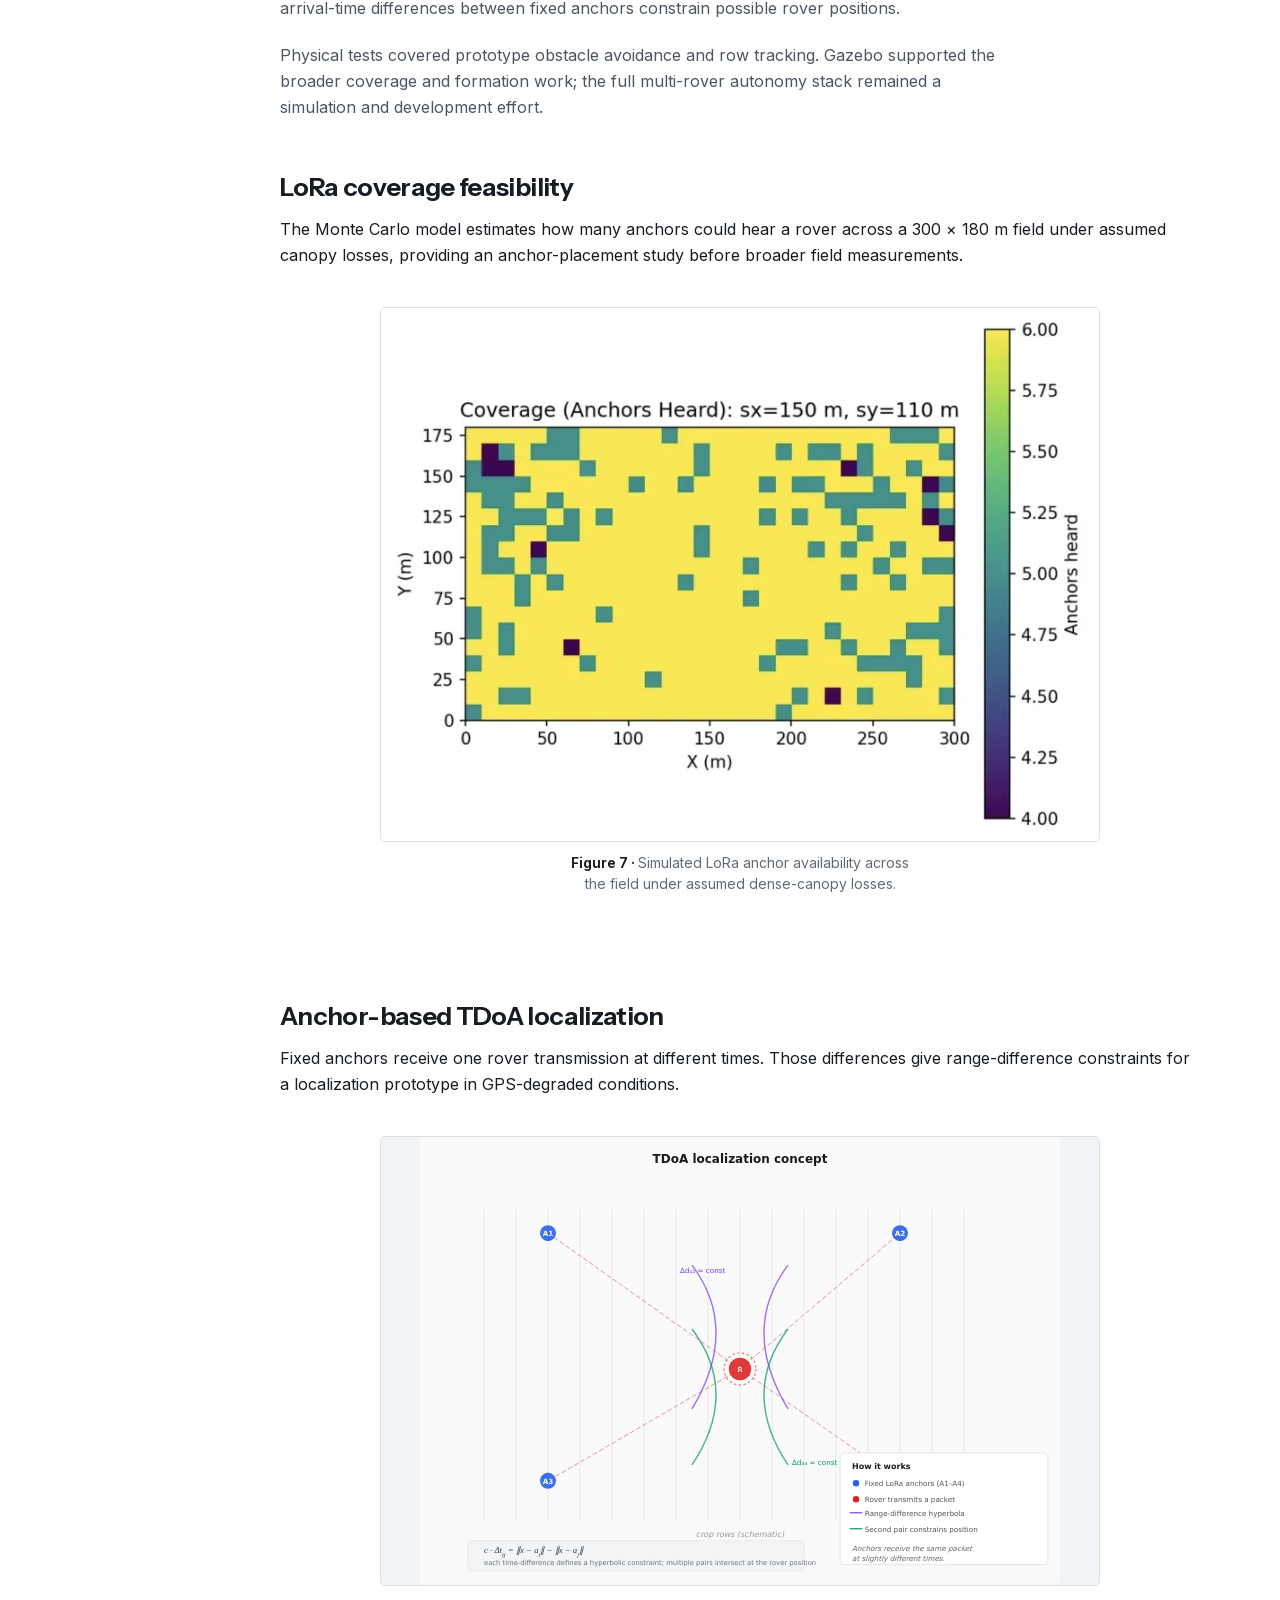
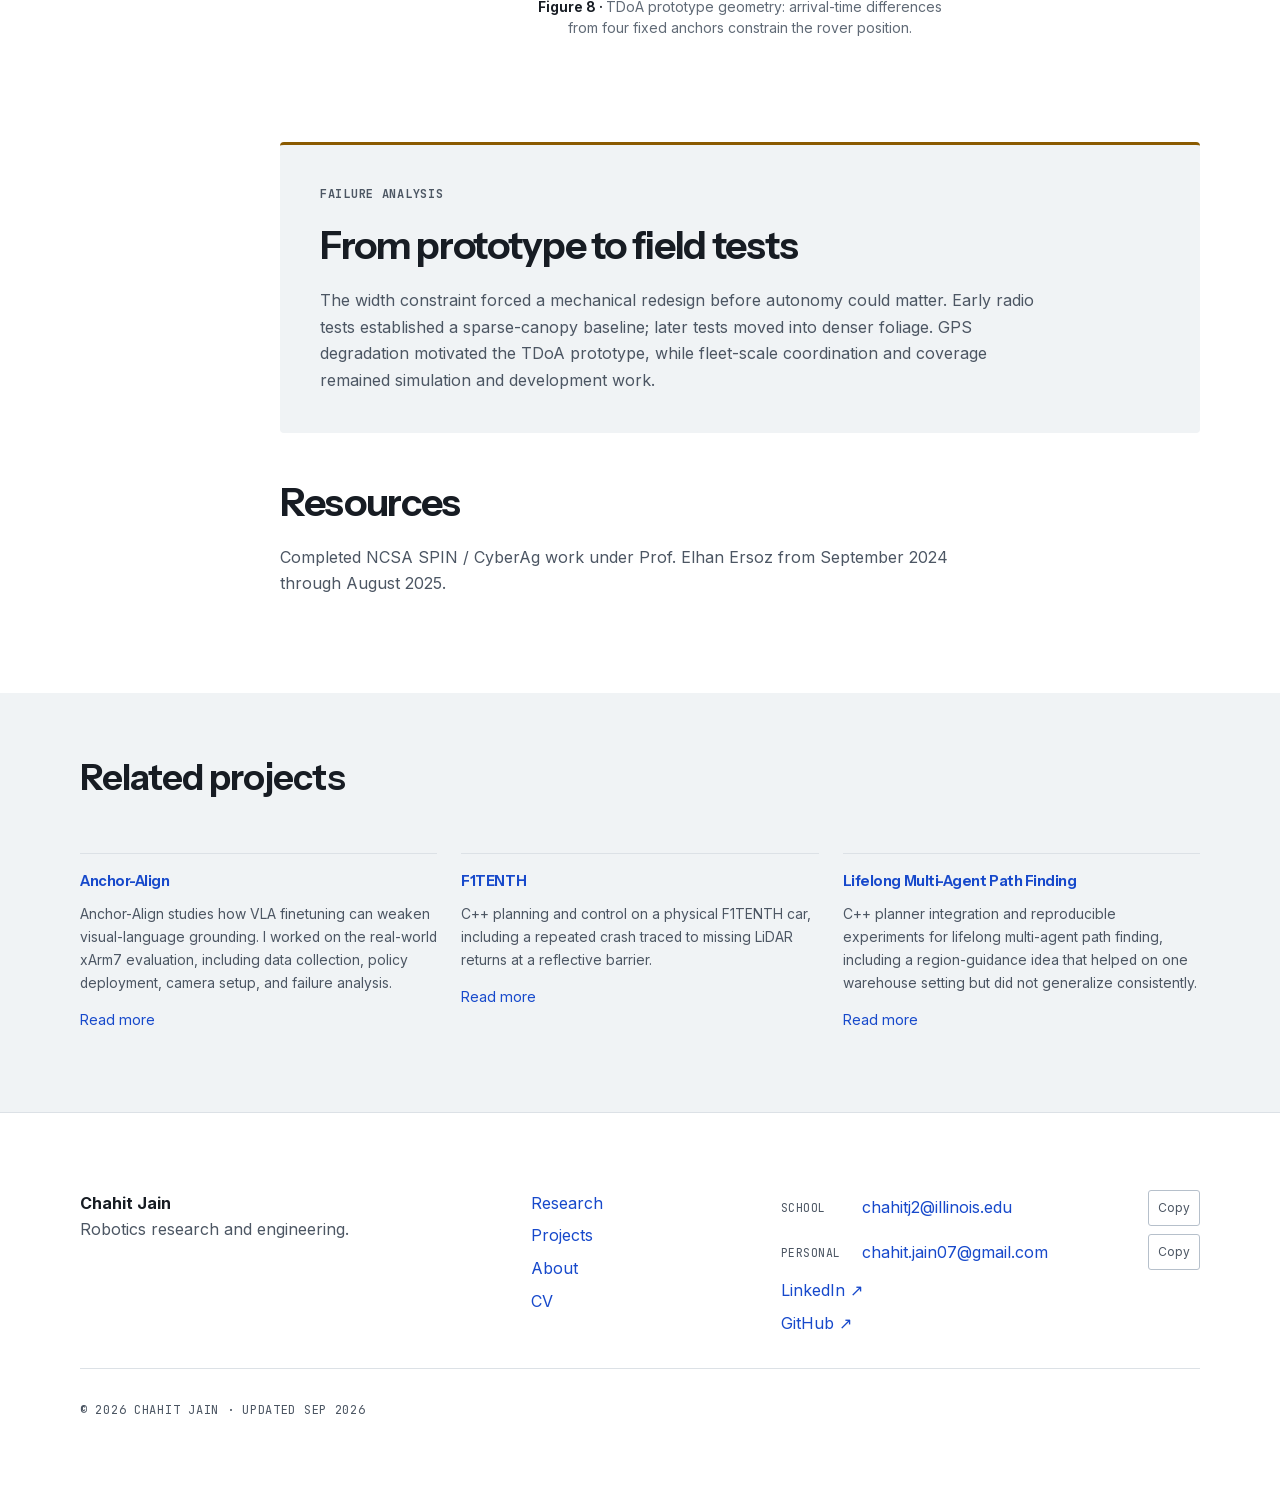
<file: work/spin-rovers/index.html>
<!DOCTYPE html><html lang="en"> <head><meta charset="UTF-8"><meta name="viewport" content="width=device-width"><meta name="description" content="Mechanical design, fabrication, embedded integration, LoRa communication, and field experiments for low-cost agricultural rovers."><meta name="google-site-verification" content="mbrJ-8r3hzIk3YRbJgNDTZQ7f1m_qkfmmN1_8ac7Hiw"><link rel="canonical" href="https://chahitj.github.io/work/spin-rovers/"><link rel="icon" href="/favicon.svg?v=2" type="image/svg+xml"><link rel="preload" href="/fonts/instrument-sans-latin.woff2" as="font" type="font/woff2" crossorigin><link rel="preload" href="/fonts/inter-latin.woff2" as="font" type="font/woff2" crossorigin><link rel="preload" href="/fonts/jetbrains-mono-latin.woff2" as="font" type="font/woff2" crossorigin><meta property="og:title" content="Under-Canopy Swarm Robotics — Chahit Jain"><meta property="og:description" content="Mechanical design, fabrication, embedded integration, LoRa communication, and field experiments for low-cost agricultural rovers."><meta property="og:type" content="website"><meta property="og:url" content="https://chahitj.github.io/work/spin-rovers/"><meta property="og:image" content="https://chahitj.github.io/chahit-jain-social-preview.jpg"><meta property="og:image:secure_url" content="https://chahitj.github.io/chahit-jain-social-preview.jpg"><meta property="og:image:type" content="image/jpeg"><meta property="og:image:width" content="1200"><meta property="og:image:height" content="630"><meta property="og:image:alt" content="Chahit Jain"><meta name="twitter:card" content="summary_large_image"><meta name="twitter:image" content="https://chahitj.github.io/chahit-jain-social-preview.jpg"><meta name="twitter:image:alt" content="Chahit Jain"><title>Under-Canopy Swarm Robotics — Chahit Jain</title><script type="application/ld+json">{"@context":"https://schema.org","@type":"CreativeWork","headline":"Under-Canopy Agricultural Rovers","author":{"@type":"Person","name":"Chahit Jain"},"description":"Mechanical design, fabrication, embedded integration, LoRa communication, and field experiments for low-cost agricultural rovers."}</script><link rel="stylesheet" href="/_astro/BaseLayout.DAoYmjkw.css"><link rel="stylesheet" href="/_astro/_slug_.Dx9WWF27.css"></head> <body> <a class="skip-link" href="#main">Skip to main content</a> <header class="site-header" data-header data-astro-cid-4z36i57k> <div class="container header-inner" data-astro-cid-4z36i57k> <a class="wordmark" href="/" data-astro-cid-4z36i57k>Chahit Jain</a> <nav class="desktop-nav" aria-label="Main" data-astro-cid-4z36i57k> <a href="/research" data-astro-cid-4z36i57k> Research </a><a href="/work" data-astro-cid-4z36i57k> Projects </a><a href="/about" data-astro-cid-4z36i57k> About </a> <a class="button" href="/cv" data-astro-cid-4z36i57k>CV</a> </nav> <a class="mobile-cv" href="/cv" data-astro-cid-4z36i57k>CV ↗</a> <button class="menu-button" type="button" aria-expanded="false" aria-controls="mobile-navigation" data-menu-toggle data-astro-cid-4z36i57k><span class="sr-only" data-astro-cid-4z36i57k>Open navigation</span><span aria-hidden="true" data-astro-cid-4z36i57k>Menu</span></button> </div> <nav id="mobile-navigation" class="mobile-nav" aria-label="Mobile" hidden data-mobile-menu data-astro-cid-4z36i57k> <div class="container mobile-links" data-astro-cid-4z36i57k> <a href="/research" data-astro-cid-4z36i57k> Research </a><a href="/work" data-astro-cid-4z36i57k> Projects </a><a href="/about" data-astro-cid-4z36i57k> About </a> <a href="/cv" data-astro-cid-4z36i57k>CV <span aria-hidden="true" data-astro-cid-4z36i57k>↓</span></a> <a href="mailto:chahitj2@illinois.edu" data-astro-cid-4z36i57k>Email ↗</a> <a href="https://www.linkedin.com/in/chahitj" data-astro-cid-4z36i57k>LinkedIn ↗</a> <a href="https://github.com/cj-innit-07" data-astro-cid-4z36i57k>GitHub ↗</a> </div> </nav> </header> <main id="main"> <article class="case-study project-spin-rovers portfolio-case" data-astro-cid-uw4p4hln> <header class="case-hero container" data-astro-cid-uw4p4hln> <div class="case-copy" data-astro-cid-uw4p4hln> <p class="eyebrow" data-astro-cid-uw4p4hln> NCSA SPIN · CyberAg </p><h1 data-astro-cid-uw4p4hln>Under-Canopy Agricultural Rovers</h1><p class="thesis" data-astro-cid-uw4p4hln> A low-cost agricultural rover developed from Fusion 360 design and sheet-metal fabrication through embedded sensing, physical obstacle avoidance and row tracking, ROS 2 simulation, and LoRa experiments. </p><div class="meta-row" data-astro-cid-uw4p4hln> <span data-astro-cid-uw4p4hln>Robotics engineer and undergraduate researcher</span><span data-astro-cid-uw4p4hln>September 2024–August 2025</span><span data-astro-cid-uw4p4hln>Completed engineering research</span> </div> </div> <figure class="figure layout-wide" data-astro-cid-lek4gfzw> <div class="media-frame" style="aspect-ratio:4/3;" data-astro-cid-lek4gfzw> <img src="/_astro/spin_rover_cad.CgfqSe9E_1BuAH1.webp" srcset="/_astro/spin_rover_cad.CgfqSe9E_Z2nxxUV.webp 400w, /_astro/spin_rover_cad.CgfqSe9E_3hBFH.webp 800w, /_astro/spin_rover_cad.CgfqSe9E_ZMBHGy.webp 1200w" alt="Complete rover CAD assembly showing the chassis, drivetrain, and sensor integration." sizes="(max-width: 768px) 100vw, 800px" loading="eager" decoding="async" style data-astro-cid-lek4gfzw="true" width="1420" height="1060"> </div>  </figure> <script type="module">document.querySelectorAll("[data-video-detail]").forEach(t=>{const e=t,a=e.dataset.playbackRate;a&&(e.defaultPlaybackRate=parseFloat(a),e.playbackRate=parseFloat(a))});const o=document.querySelectorAll('[data-video-detail][data-behavior="ambient-loop"]');if(o.length>0&&"IntersectionObserver"in window){const t=new IntersectionObserver(e=>{e.forEach(a=>{const r=a.target;a.isIntersecting?r.play().catch(()=>{}):r.pause()})},{rootMargin:"100px",threshold:.1});o.forEach(e=>t.observe(e))}const c=window.matchMedia("(prefers-reduced-motion: reduce)").matches;c&&o.forEach(t=>{t.pause(),t.removeAttribute("autoplay"),t.removeAttribute("loop")});document.querySelectorAll("[data-video-detail]").forEach(t=>{const e=t,a=e.dataset.playbackRate;a&&e.addEventListener("loadedmetadata",()=>{e.defaultPlaybackRate=parseFloat(a),e.playbackRate=parseFloat(a)},{once:!0})});</script> </header> <div class="container case-shell" data-astro-cid-uw4p4hln> <aside class="toc" data-astro-cid-uw4p4hln> <nav aria-label="On this page" data-astro-cid-uw4p4hln> <p class="meta" data-astro-cid-uw4p4hln>On this page</p><a href="#problem" data-astro-cid-uw4p4hln>Under-canopy monitoring</a><a href="#technical-approach" data-astro-cid-uw4p4hln>Rover design and fabrication</a><a href="#system-overview" data-astro-cid-uw4p4hln>Sensing, communication, and autonomy</a><a href="#evaluation" data-astro-cid-uw4p4hln>Field communication tests</a><a href="#failure" data-astro-cid-uw4p4hln>From prototype to field tests</a><a href="#resources" data-astro-cid-uw4p4hln>Resources</a> </nav> </aside> <div class="case-main" data-astro-cid-uw4p4hln> <details class="toc-mobile" data-astro-cid-uw4p4hln> <summary data-astro-cid-uw4p4hln>On this page</summary><nav data-astro-cid-uw4p4hln> <a href="#problem" data-astro-cid-uw4p4hln>Under-canopy monitoring</a><a href="#technical-approach" data-astro-cid-uw4p4hln>Rover design and fabrication</a><a href="#system-overview" data-astro-cid-uw4p4hln>Sensing, communication, and autonomy</a><a href="#evaluation" data-astro-cid-uw4p4hln>Field communication tests</a><a href="#failure" data-astro-cid-uw4p4hln>From prototype to field tests</a><a href="#resources" data-astro-cid-uw4p4hln>Resources</a> </nav> </details> <section id="problem" class="case-section" data-astro-cid-uw4p4hln> <h2 data-astro-cid-uw4p4hln>Under-canopy monitoring</h2> <div class="prose" data-astro-cid-uw4p4hln> <p data-astro-cid-uw4p4hln>A crop-monitoring rover has to pass between rows, carry sensors, communicate under canopy, and remain inexpensive enough to replicate. I worked on the physical platform and the autonomy, sensing, and communication needed to test that idea.</p><p data-astro-cid-uw4p4hln>The first mechanical constraint was practical: a reference rocker-bogie chassis was too wide for the intended crop rows. I reworked its geometry in Fusion 360 rather than treating the reference as a finished rover, then carried that narrower layout through custom motor mounts, sheet-metal fabrication, and packaging for compute, batteries, wiring, and sensors.</p> </div>  </section><section id="technical-approach" class="case-section" data-astro-cid-uw4p4hln> <h2 data-astro-cid-uw4p4hln>Rover design and fabrication</h2> <div class="approach-item" data-astro-cid-uw4p4hln> <h3 data-astro-cid-uw4p4hln>Mechanical design and fabrication</h3> <p data-astro-cid-uw4p4hln>I narrowed a rocker-bogie reference architecture for crop-row clearance and designed the chassis and motor mounts around the parts we needed to package. I then carried the Fusion 360 assembly into bent sheet-metal hardware, adjusting battery space, wiring access, sensor placement, and serviceability during assembly.</p> </div><div class="approach-item" data-astro-cid-uw4p4hln> <h3 data-astro-cid-uw4p4hln>Compute and sensing architecture</h3> <p data-astro-cid-uw4p4hln>I integrated motor controllers, power, Raspberry Pi 5 compute, ultrasonic sensors, IMU, and radio around a serviceable physical layout. Cost and field repairability shaped the component choices and wiring access.</p> </div><div class="approach-item" data-astro-cid-uw4p4hln> <h3 data-astro-cid-uw4p4hln>LoRa communication and localization</h3> <p data-astro-cid-uw4p4hln>I modeled LoRa coverage under assumed canopy attenuation and prototyped anchor-based TDoA localization for GPS-degraded operation. In field tests, we placed radio nodes and sensors on poles and one node near a warehouse, then sent bidirectional request–response messages to observe reception, loss, signal strength, and link range. Localization remained at the prototype stage.</p> </div><div class="approach-item" data-astro-cid-uw4p4hln> <h3 data-astro-cid-uw4p4hln>Swarm autonomy architecture</h3> <p data-astro-cid-uw4p4hln>I developed ROS 2 obstacle-avoidance, row-tracking, coverage, and formation behaviors and worked through the package, model, environment, and dependency bring-up needed to run them in Gazebo. Obstacle avoidance and row tracking were tested on the physical prototype; coverage and formation remained primarily simulation work.</p> </div> <div class="media-section carousel carousel" data-astro-cid-mu532jz5><h3 data-astro-cid-mu532jz5>Mechanical design</h3><p data-astro-cid-mu532jz5>These Fusion 360 views show the decisions carried through to fabrication—chassis packaging, drivetrain geometry, motor mounts, and compute access.</p><div class="section-media" data-astro-cid-mu532jz5><div class="media-carousel" role="region" aria-label="Project media carousel" data-astro-cid-5xqr3yr4> <div class="carousel-viewport" data-astro-cid-5xqr3yr4> <div class="carousel-track" data-astro-cid-5xqr3yr4> <figure class="carousel-slide" data-astro-cid-5xqr3yr4> <img src="/media/projects/under-canopy-swarm/cad-carousel/uc1_complete_rover.webp" alt="Complete rover CAD assembly showing the chassis, rocker-bogie drivetrain, and sensor integration." loading="lazy" decoding="async" data-astro-cid-5xqr3yr4> <figcaption data-astro-cid-5xqr3yr4>The complete assembly packages drivetrain, sensors, compute, and radio on one chassis.</figcaption> </figure><figure class="carousel-slide" data-astro-cid-5xqr3yr4> <img src="/media/projects/under-canopy-swarm/cad-carousel/uc3_drivetrain_1.webp" alt="CAD view of the rocker-bogie drivetrain mechanism showing the chassis underside, four wheels with motors, and pivot bushings." loading="lazy" decoding="async" data-astro-cid-5xqr3yr4> <figcaption data-astro-cid-5xqr3yr4>The rocker-bogie arms follow uneven ground.</figcaption> </figure><figure class="carousel-slide" data-astro-cid-5xqr3yr4> <img src="/media/projects/under-canopy-swarm/cad-carousel/uc4_drivetrain_2.webp" alt="CAD view of the differential drivetrain detail showing motor mounting and gear arrangement." loading="lazy" decoding="async" data-astro-cid-5xqr3yr4> <figcaption data-astro-cid-5xqr3yr4>Motor packaging sets the clearance available beneath the chassis.</figcaption> </figure><figure class="carousel-slide" data-astro-cid-5xqr3yr4> <img src="/media/projects/under-canopy-swarm/cad-carousel/uc2_motor_mounts.webp" alt="Close-up CAD view of a custom motor mount bracket connecting a DC motor to the suspension arm." loading="lazy" decoding="async" data-astro-cid-5xqr3yr4> <figcaption data-astro-cid-5xqr3yr4>The custom mount connects the motor to a fabricable suspension arm.</figcaption> </figure><figure class="carousel-slide" data-astro-cid-5xqr3yr4> <img src="/media/projects/under-canopy-swarm/cad-carousel/uc5_pi5_mounts.webp" alt="CAD view of the Raspberry Pi 5 mounting hardware and electronics packaging." loading="lazy" decoding="async" data-astro-cid-5xqr3yr4> <figcaption data-astro-cid-5xqr3yr4>Compute placement leaves room for wiring and assembly access.</figcaption> </figure> </div> </div> <div class="carousel-controls" data-astro-cid-5xqr3yr4> <button class="carousel-btn carousel-btn--prev" aria-label="Previous CAD view" data-carousel-prev data-astro-cid-5xqr3yr4> <svg width="24" height="24" viewBox="0 0 24 24" fill="none" stroke="currentColor" stroke-width="2" aria-hidden="true" data-astro-cid-5xqr3yr4> <path d="M15 18l-6-6 6-6" data-astro-cid-5xqr3yr4></path> </svg> </button> <button class="carousel-btn carousel-btn--next" aria-label="Next CAD view" data-carousel-next data-astro-cid-5xqr3yr4> <svg width="24" height="24" viewBox="0 0 24 24" fill="none" stroke="currentColor" stroke-width="2" aria-hidden="true" data-astro-cid-5xqr3yr4> <path d="M9 6l6 6-6 6" data-astro-cid-5xqr3yr4></path> </svg> </button> </div> </div> <script type="module">document.querySelectorAll(".media-carousel").forEach(t=>{const f=t.querySelector(".carousel-track"),A=t.querySelector(".carousel-viewport"),L=t.querySelectorAll(".carousel-slide"),i=t.querySelector("[data-carousel-prev]"),d=t.querySelector("[data-carousel-next]");let s=0;const o=L.length;let c,h=!1,S=!0;if(o<=1)return;const a=()=>window.innerWidth>=768?2:1,w=()=>{if(!f)return;const e=a(),n=L[0]?.getBoundingClientRect().width||0,r=parseFloat(getComputedStyle(f).gap)||16,u=-s*(n+r);f.style.transform=`translateX(${u}px)`;const v=Math.max(0,o-e);i?.classList.toggle("disabled",s===0),d?.classList.toggle("disabled",s>=v),i&&(i.disabled=s===0),d&&(d.disabled=s>=v)},x=e=>{const n=a(),r=Math.max(0,o-n);s=Math.max(0,Math.min(e,r)),w()},l=()=>{const e=a();x((s+1)%(o-e+1))},m=()=>{const e=a();x((s-1+(o-e+1))%(o-e+1))},y=()=>{I(),c=window.setInterval(()=>{!h&&S&&!document.hidden&&l()},4e3)},I=()=>{c!==void 0&&(clearInterval(c),c=void 0)},p=()=>{h=!0},g=()=>{h=!1};i?.addEventListener("click",m),d?.addEventListener("click",l),t.addEventListener("mouseenter",p),t.addEventListener("mouseleave",g),t.addEventListener("focusin",p),t.addEventListener("focusout",g);let E=0,b=0;A?.addEventListener("touchstart",e=>{const n=e.touches.item(0);n&&(E=n.clientX,b=Date.now(),p())},{passive:!0}),A?.addEventListener("touchend",e=>{const n=e.changedTouches.item(0);if(!n)return;const r=n.clientX,u=E-r,v=Date.now()-b;Math.abs(u)>50&&v<500&&(u>0?l():m()),g()},{passive:!0}),t.addEventListener("keydown",e=>{e.key==="ArrowLeft"?(e.preventDefault(),m()):e.key==="ArrowRight"&&(e.preventDefault(),l())}),window.matchMedia("(prefers-reduced-motion: reduce)").matches||y(),"IntersectionObserver"in window&&new IntersectionObserver(([n])=>{S=n?.isIntersecting??!1},{threshold:.1}).observe(t),window.addEventListener("resize",w),w()});</script></div></div> </section><section id="system-overview" class="case-section" data-astro-cid-uw4p4hln>  <h2 data-astro-cid-uw4p4hln>Sensing, communication, and autonomy</h2> <p data-astro-cid-uw4p4hln>The physical platform combines motors and microcontrollers with ultrasonic and IMU sensing, Raspberry Pi 5 compute, and LoRa communication. Obstacle avoidance and row tracking ran on the prototype; coverage and formation behaviors were developed mainly in Gazebo.</p> <div class="media-section flow" data-astro-cid-mu532jz5><h3 data-astro-cid-mu532jz5>System integration</h3><p data-astro-cid-mu532jz5>Sensing, state estimation, behavior, and communication were integrated around the fabricated rover.</p><ol class="evidence-steps" data-astro-cid-mu532jz5><li data-astro-cid-mu532jz5><span class="step-number" aria-hidden="true" data-astro-cid-mu532jz5>01</span><strong data-astro-cid-mu532jz5>Measure the environment</strong><p data-astro-cid-mu532jz5>Ultrasonic sensing and IMU measurements feed the state-estimation and obstacle-avoidance work.</p></li><li data-astro-cid-mu532jz5><span class="step-number" aria-hidden="true" data-astro-cid-mu532jz5>02</span><strong data-astro-cid-mu532jz5>Turn state into behavior</strong><p data-astro-cid-mu532jz5>Kalman-filter sensor fusion supports ROS 2 behaviors for avoidance, coverage, and formation keeping.</p></li><li data-astro-cid-mu532jz5><span class="step-number" aria-hidden="true" data-astro-cid-mu532jz5>03</span><strong data-astro-cid-mu532jz5>Close the loop on hardware</strong><p data-astro-cid-mu532jz5>Motors and microcontrollers move the fabricated chassis; LoRa supports communication investigated in separate field tests.</p></li></ol><div class="section-media" data-astro-cid-mu532jz5></div></div>  </section><section id="evaluation" class="case-section" data-astro-cid-uw4p4hln> <h2 data-astro-cid-uw4p4hln>Field communication tests</h2>  <p data-astro-cid-uw4p4hln>The first field measurements happened early in the growing season, when canopy was sparse; we later tested under denser canopy. The request–response tests recorded message reception, loss, signal strength, and link range as placement and canopy changed.</p><p data-astro-cid-uw4p4hln>The Monte Carlo coverage model used assumed dense-canopy attenuation to explore anchor geometry before field measurements. The heatmap below shows that simulated estimate. I also prototyped anchor-based LoRa TDoA localization for GPS-degraded operation, where arrival-time differences between fixed anchors constrain possible rover positions.</p><p data-astro-cid-uw4p4hln>Physical tests covered prototype obstacle avoidance and row tracking. Gazebo supported the broader coverage and formation work; the full multi-rover autonomy stack remained a simulation and development effort.</p>  <div class="media-section stack" data-astro-cid-mu532jz5><h3 data-astro-cid-mu532jz5>LoRa coverage feasibility</h3><p data-astro-cid-mu532jz5>The Monte Carlo model estimates how many anchors could hear a rover across a 300 × 180 m field under assumed canopy losses, providing an anchor-placement study before broader field measurements.</p><div class="section-media" data-astro-cid-mu532jz5><figure class="figure layout-article wide" data-astro-cid-lek4gfzw> <div class="media-frame" data-astro-cid-lek4gfzw> <img src="/_astro/spin_uc6_coverage.BhTIc019_986Bj.webp" srcset="/_astro/spin_uc6_coverage.BhTIc019_WtukG.webp 400w, /_astro/spin_uc6_coverage.BhTIc019_19MrPr.webp 800w, /_astro/spin_uc6_coverage.BhTIc019_Z1dqxNh.webp 1200w" alt="Heatmap showing the number of LoRa anchors heard at each position across a 300 m × 180 m field under dense-canopy assumptions, with most positions hearing five or six anchors." sizes="(max-width: 768px) 100vw, 800px" loading="lazy" decoding="async" style="width:100%;height:auto;" data-astro-cid-lek4gfzw="true" width="1814" height="1348"> </div> <figcaption data-astro-cid-lek4gfzw>Simulated LoRa anchor availability across the field under assumed dense-canopy losses.</figcaption> </figure> </div></div><div class="media-section stack" data-astro-cid-mu532jz5><h3 data-astro-cid-mu532jz5>Anchor-based TDoA localization</h3><p data-astro-cid-mu532jz5>Fixed anchors receive one rover transmission at different times. Those differences give range-difference constraints for a localization prototype in GPS-degraded conditions.</p><div class="section-media" data-astro-cid-mu532jz5><figure class="figure layout-article wide" data-astro-cid-lek4gfzw> <div class="media-frame" style="aspect-ratio:8/5;" data-astro-cid-lek4gfzw> <picture data-astro-cid-lek4gfzw>  <img src="/media/spin_tdoa_localization_concept.svg" alt="TDoA localization concept diagram showing four fixed LoRa anchors, a rover, signal paths, and two range-difference hyperbolas intersecting at the rover position." width="1200" height="750" loading="lazy" decoding="async" style="object-fit:contain;" data-astro-cid-lek4gfzw> </picture> </div> <figcaption data-astro-cid-lek4gfzw>TDoA prototype geometry: arrival-time differences from four fixed anchors constrain the rover position.</figcaption> </figure> </div></div>  </section><section id="failure" class="case-section failure" data-astro-cid-uw4p4hln> <p class="eyebrow" data-astro-cid-uw4p4hln>Failure analysis</p> <h2 data-astro-cid-uw4p4hln>From prototype to field tests</h2> <p data-astro-cid-uw4p4hln>The width constraint forced a mechanical redesign before autonomy could matter. Early radio tests established a sparse-canopy baseline; later tests moved into denser foliage. GPS degradation motivated the TDoA prototype, while fleet-scale coordination and coverage remained simulation and development work.</p>  </section><section id="resources" class="case-section" data-astro-cid-uw4p4hln> <h2 data-astro-cid-uw4p4hln>Resources</h2>  <p data-astro-cid-uw4p4hln>Completed NCSA SPIN / CyberAg work under Prof. Elhan Ersoz from September 2024 through August 2025.</p>  </section> </div> </div> <aside class="section related" aria-labelledby="related-heading" data-astro-cid-uw4p4hln> <div class="container" data-astro-cid-uw4p4hln>  <div class="section-heading" data-astro-cid-uw4p4hln>  <h2 id="related-heading" data-astro-cid-uw4p4hln>Related projects</h2>  </div> <div class="grid three" data-astro-cid-uw4p4hln> <article class="related-project" data-project-card data-project="anchor-align" data-astro-cid-sddrcsnp> <h3 data-astro-cid-sddrcsnp><a href="/work/anchor-align" data-astro-cid-sddrcsnp>Anchor-Align</a></h3> <p data-astro-cid-sddrcsnp>Anchor-Align studies how VLA finetuning can weaken visual-language grounding. I worked on the real-world xArm7 evaluation, including data collection, policy deployment, camera setup, and failure analysis.</p> <a href="/work/anchor-align" data-astro-cid-sddrcsnp>Read more</a> </article><article class="related-project" data-project-card data-project="f1tenth" data-astro-cid-sddrcsnp> <h3 data-astro-cid-sddrcsnp><a href="/work/f1tenth" data-astro-cid-sddrcsnp>F1TENTH</a></h3> <p data-astro-cid-sddrcsnp>C++ planning and control on a physical F1TENTH car, including a repeated crash traced to missing LiDAR returns at a reflective barrier.</p> <a href="/work/f1tenth" data-astro-cid-sddrcsnp>Read more</a> </article><article class="related-project" data-project-card data-project="lifelong-mapf" data-astro-cid-sddrcsnp> <h3 data-astro-cid-sddrcsnp><a href="/work/lifelong-mapf" data-astro-cid-sddrcsnp>Lifelong Multi-Agent Path Finding</a></h3> <p data-astro-cid-sddrcsnp>C++ planner integration and reproducible experiments for lifelong multi-agent path finding, including a region-guidance idea that helped on one warehouse setting but did not generalize consistently.</p> <a href="/work/lifelong-mapf" data-astro-cid-sddrcsnp>Read more</a> </article> </div>  </div> </aside> </article> </main> <footer class="footer" data-astro-cid-ld7f7lcz> <div class="container footer-grid" data-astro-cid-ld7f7lcz> <div data-astro-cid-ld7f7lcz> <strong data-astro-cid-ld7f7lcz>Chahit Jain</strong><p class="muted" data-astro-cid-ld7f7lcz>
Robotics research and engineering.
</p> </div> <nav aria-label="Footer" data-astro-cid-ld7f7lcz> <a href="/research" data-astro-cid-ld7f7lcz>Research</a><a href="/work" data-astro-cid-ld7f7lcz>Projects</a><a href="/about" data-astro-cid-ld7f7lcz>About</a><a href="/cv" data-astro-cid-ld7f7lcz>CV</a> </nav> <div class="footer-contact" data-astro-cid-ld7f7lcz> <div class="email-contacts compact" data-email-contacts data-astro-cid-gidnrxjs> <div class="email-contact" data-astro-cid-gidnrxjs> <span class="email-label" data-astro-cid-gidnrxjs>School</span> <a href="mailto:chahitj2@illinois.edu" data-astro-cid-gidnrxjs>chahitj2@illinois.edu</a> <button type="button" data-copy-email="chahitj2@illinois.edu" aria-label="Copy school email address" data-astro-cid-gidnrxjs>
Copy
</button> </div><div class="email-contact" data-astro-cid-gidnrxjs> <span class="email-label" data-astro-cid-gidnrxjs>Personal</span> <a href="mailto:chahit.jain07@gmail.com" data-astro-cid-gidnrxjs>chahit.jain07@gmail.com</a> <button type="button" data-copy-email="chahit.jain07@gmail.com" aria-label="Copy personal email address" data-astro-cid-gidnrxjs>
Copy
</button> </div> <p class="sr-only" aria-live="polite" data-email-copy-status data-astro-cid-gidnrxjs></p> </div> <a href="https://www.linkedin.com/in/chahitj" rel="noopener noreferrer" data-astro-cid-ld7f7lcz>LinkedIn <span aria-hidden="true" data-astro-cid-ld7f7lcz>↗</span></a><a href="https://github.com/cj-innit-07" rel="noopener noreferrer" data-astro-cid-ld7f7lcz>GitHub <span aria-hidden="true" data-astro-cid-ld7f7lcz>↗</span></a> </div> <p class="meta muted" data-astro-cid-ld7f7lcz>
© 2026 Chahit Jain · Updated Sep 2026 </p> </div> </footer> <script type="module">(()=>{const u=document.querySelector("[data-header]"),c=document.querySelector("[data-menu-toggle]"),o=document.querySelector("[data-mobile-menu]"),i=()=>u?.classList.toggle("scrolled",window.scrollY>40);i(),window.addEventListener("scroll",i,{passive:!0});const s=()=>{!c||!o||(c.setAttribute("aria-expanded","false"),o.hidden=!0,document.body.classList.remove("menu-open"),c.focus())};c?.addEventListener("click",()=>{if(!o)return;const e=c.getAttribute("aria-expanded")!=="true";c.setAttribute("aria-expanded",String(e)),o.hidden=!e,document.body.classList.toggle("menu-open",e),e&&o.querySelector("a")?.focus()}),document.addEventListener("keydown",e=>{if(e.key==="Escape"&&!o?.hidden&&s(),e.key==="Tab"&&o&&!o.hidden){const t=[...o.querySelectorAll("a[href]")],a=t[0],r=t.at(-1);e.shiftKey&&document.activeElement===a?(e.preventDefault(),r?.focus()):!e.shiftKey&&document.activeElement===r&&(e.preventDefault(),a?.focus())}}),matchMedia("(min-width: 961px)").addEventListener("change",e=>{e.matches&&o&&!o.hidden&&s()}),document.querySelectorAll("[data-copy-bibtex]").forEach(e=>{e.addEventListener("click",async()=>{const t=e.closest("[data-citation]")?.querySelector("pre");if(t){e.textContent="Copied",window.setTimeout(()=>{e.textContent="Copy BibTeX"},1600);try{await navigator.clipboard.writeText(t.textContent??"")}catch{e.textContent="Copy unavailable",e.title="Open the BibTeX citation and copy it manually."}}})}),document.querySelectorAll("[data-copy-email]").forEach(e=>{e.addEventListener("click",async()=>{const t=e.dataset.copyEmail,r=e.closest("[data-email-contacts]")?.querySelector("[data-email-copy-status]");if(t){try{await navigator.clipboard.writeText(t),e.textContent="Copied",r&&(r.textContent=`${t} copied to clipboard.`)}catch{e.textContent="Select",r&&(r.textContent=`Copy was unavailable. Select the visible address ${t}.`)}window.setTimeout(()=>{e.textContent="Copy"},1800)}})});const n=[...document.querySelectorAll("[data-filter]")],p=[...document.querySelectorAll("[data-project-card]")],l=e=>{n.forEach(a=>a.setAttribute("aria-pressed",String(a.dataset.filter===e))),p.forEach(a=>{a.hidden=e!=="all"&&!(a.dataset.categories??"").split(" ").includes(e)});const t=new URL(window.location.href);e==="all"?t.searchParams.delete("type"):t.searchParams.set("type",e),history.replaceState({},"",t)};n.forEach(e=>e.addEventListener("click",()=>l(e.dataset.filter??"all")));const d=new URLSearchParams(location.search).get("type");d&&l(d),document.querySelectorAll("[data-overlay-toggle]").forEach(e=>e.addEventListener("click",()=>{const a=e.closest("[data-overlay]")?.querySelector("img");if(!a)return;const r=e.getAttribute("aria-pressed")!=="true";e.setAttribute("aria-pressed",String(r)),a.src=r?a.dataset.overlay??a.src:a.dataset.base??a.src,e.textContent=r?"Show raw image":"Show attention overlay"})),document.querySelectorAll("[data-comparison-range]").forEach(e=>{const t=e.closest("[data-comparison]"),a=()=>{t?.style.setProperty("--reveal",`${e.value}%`),e.setAttribute("aria-valuetext",`${e.value}% comparison`)};e.addEventListener("input",a),a()}),document.querySelectorAll("[data-lightbox-open]").forEach(e=>{e.addEventListener("click",()=>{const t=e.getAttribute("data-lightbox-open"),a=t?document.getElementById(t):void 0;a instanceof HTMLDialogElement&&a.showModal()})}),document.querySelectorAll("[data-lightbox]").forEach(e=>{e.querySelector("[data-lightbox-close]")?.addEventListener("click",()=>e.close()),e.addEventListener("click",t=>{t.target===e&&e.close()})})})();</script> </body> </html>
</file>
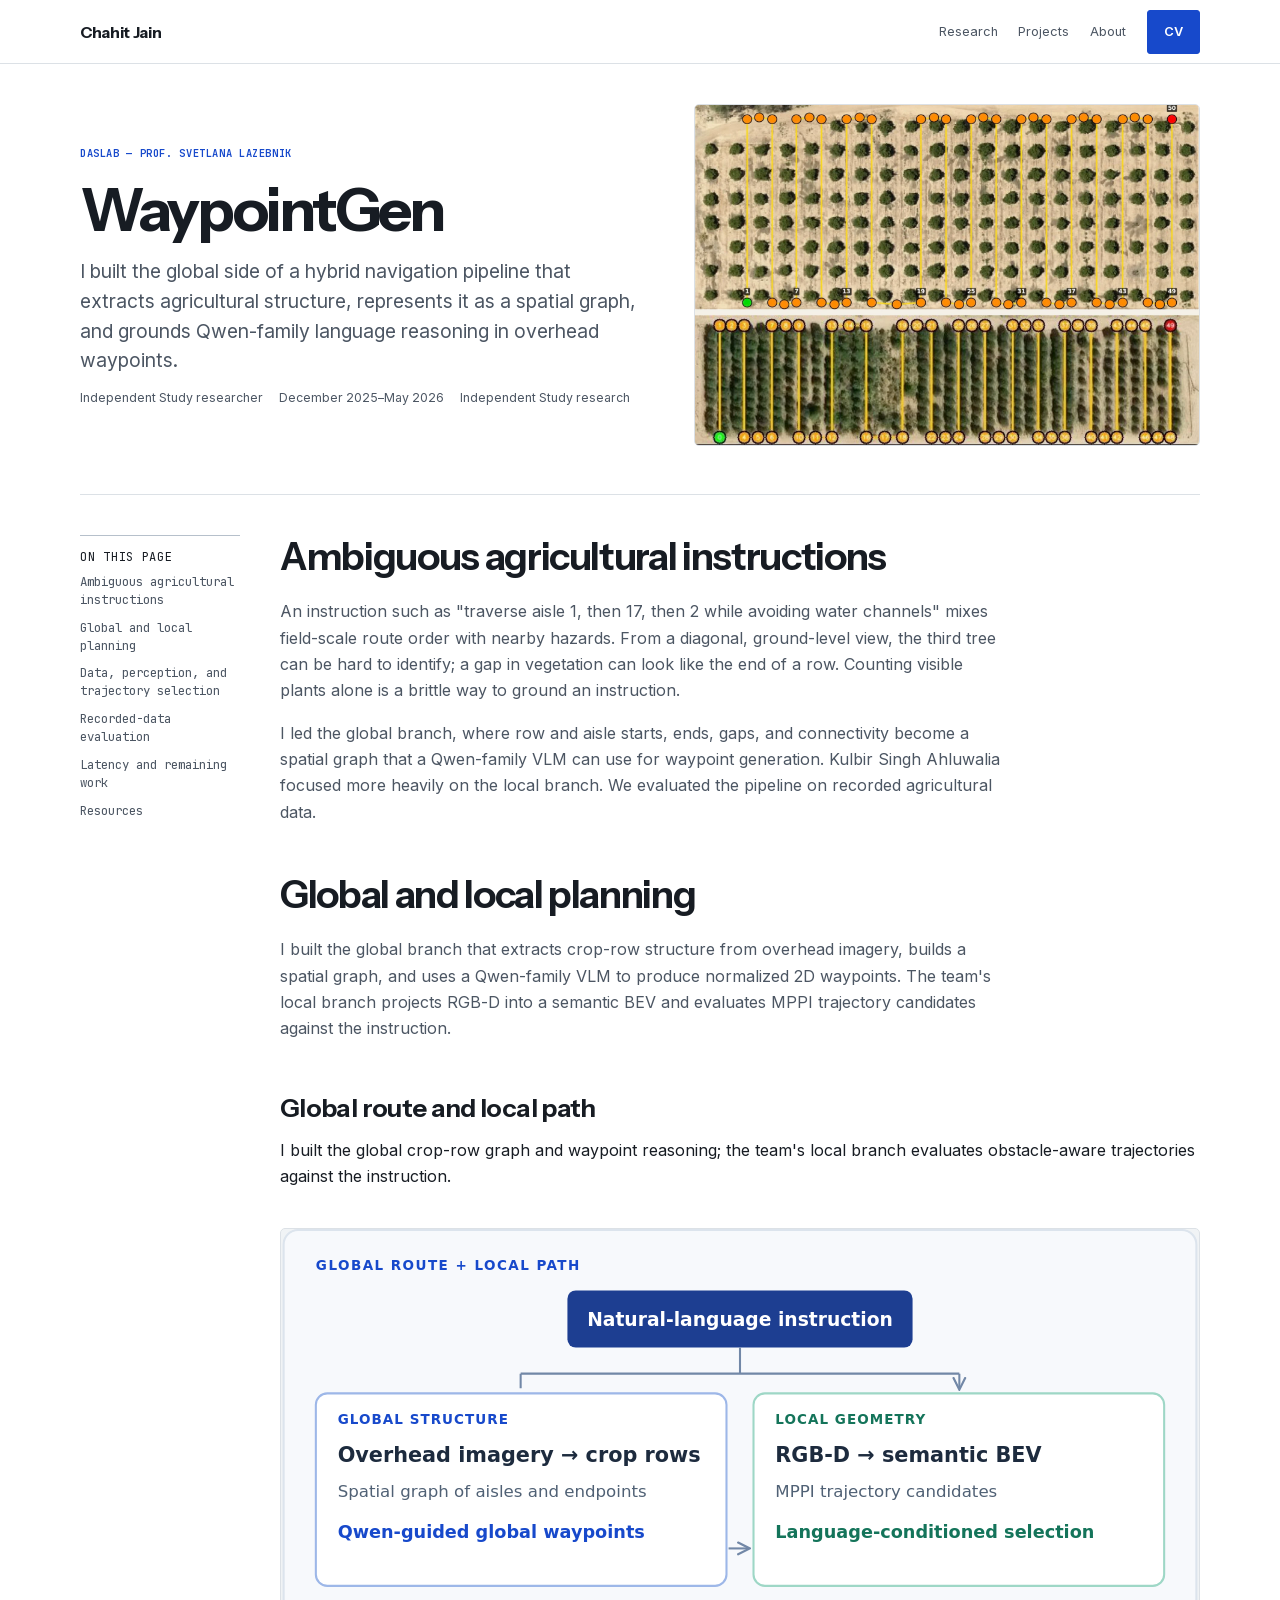
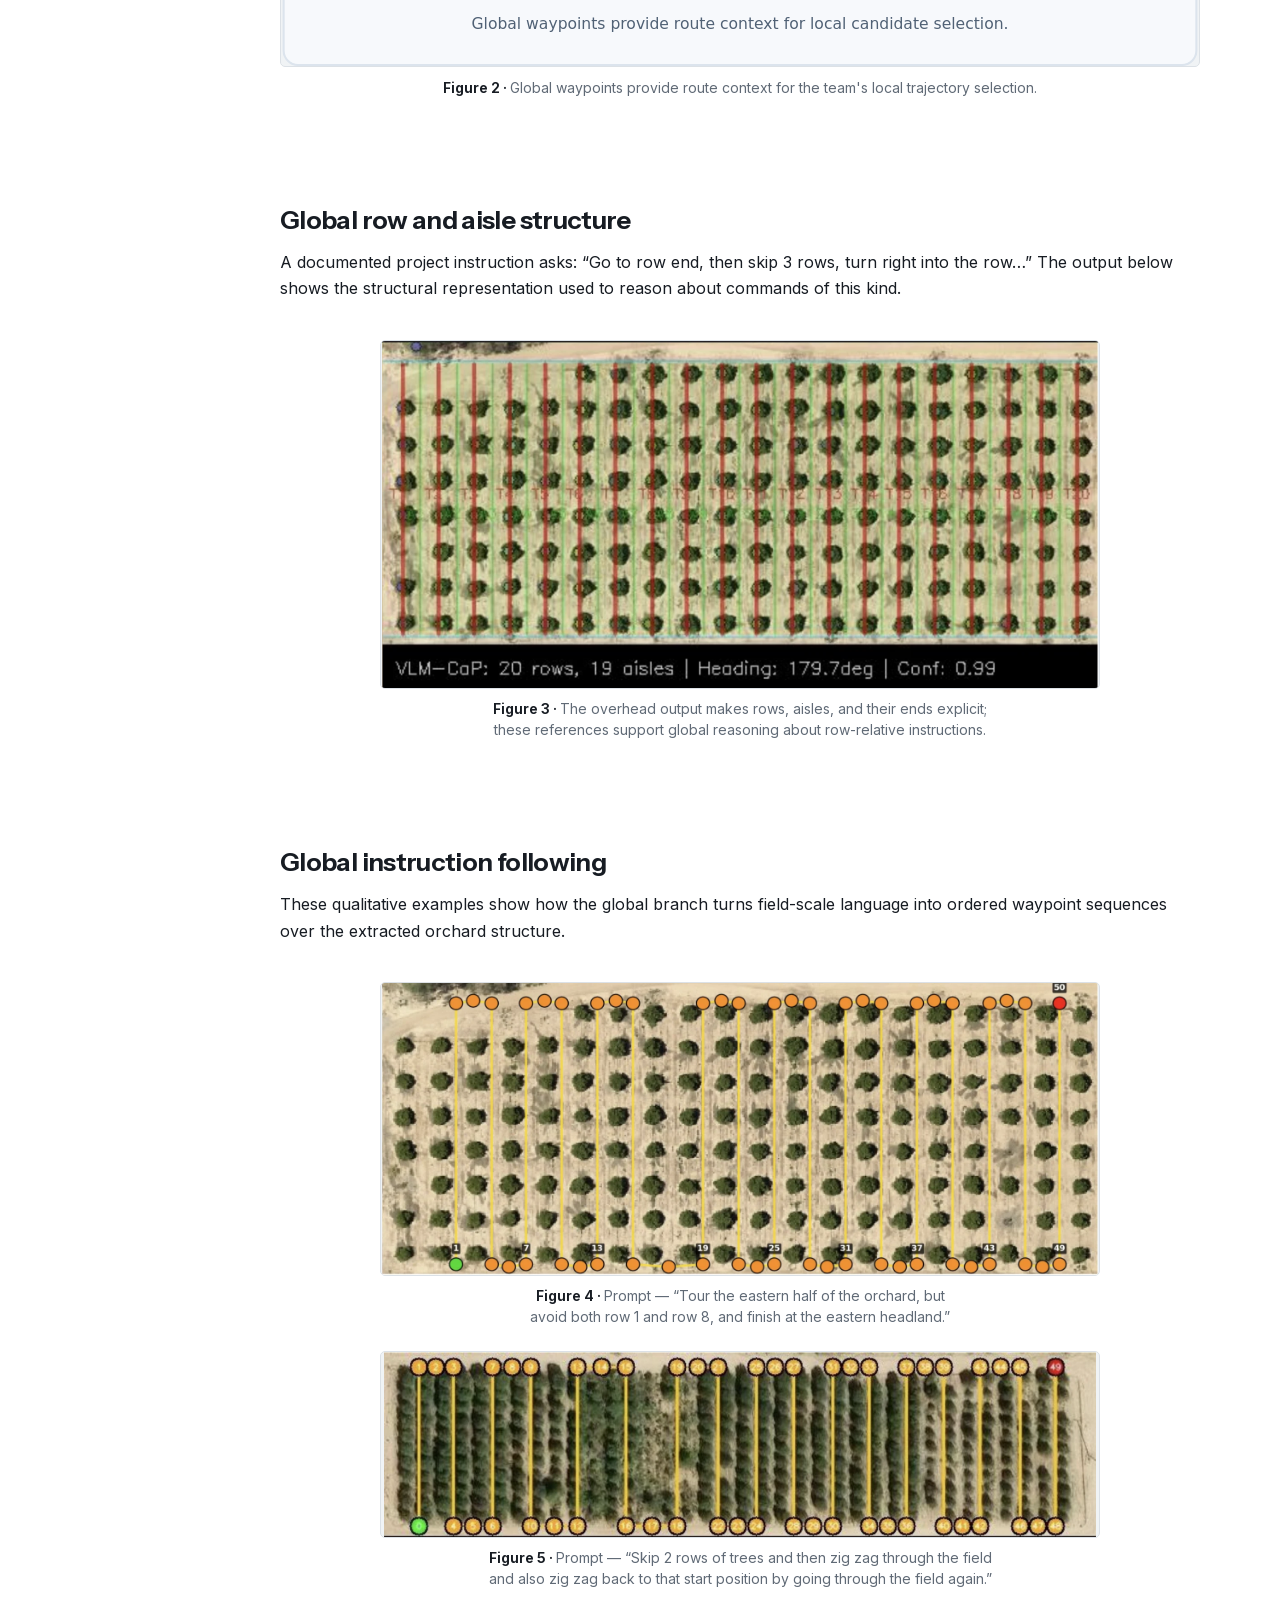
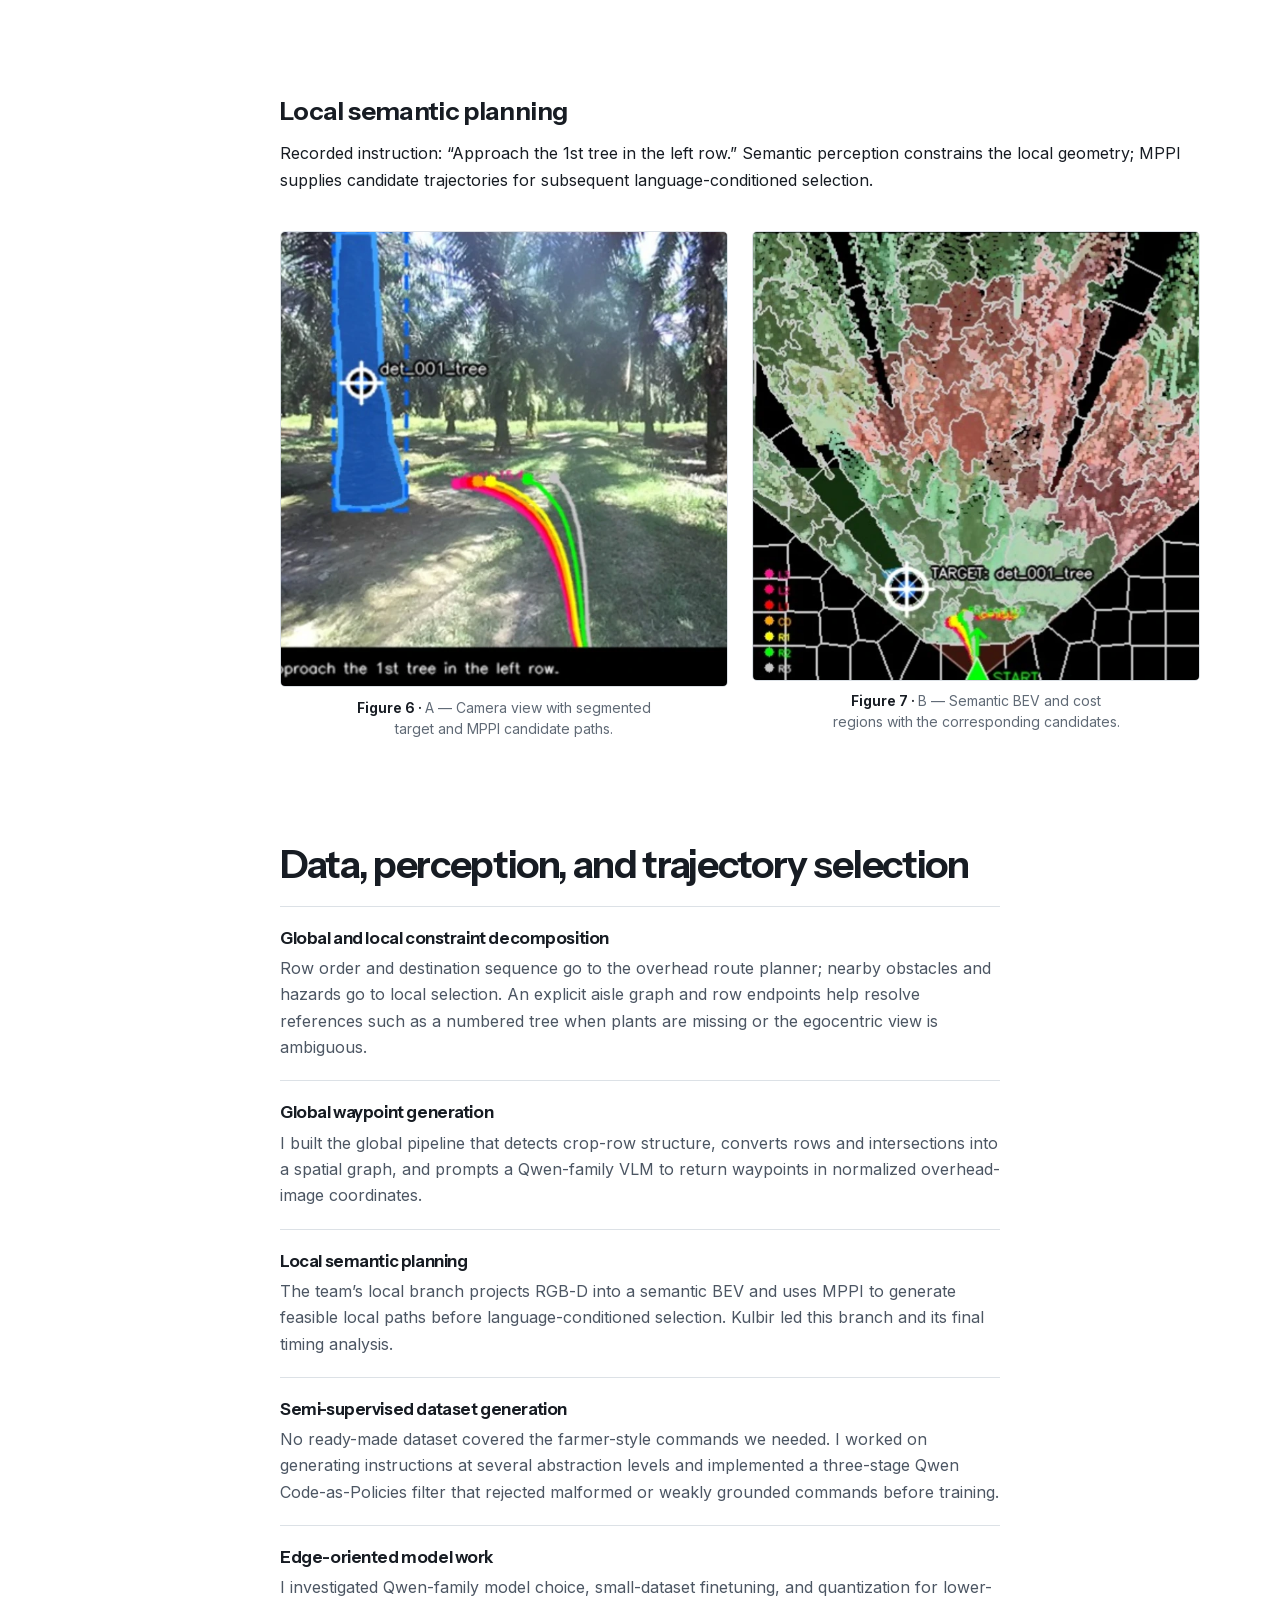
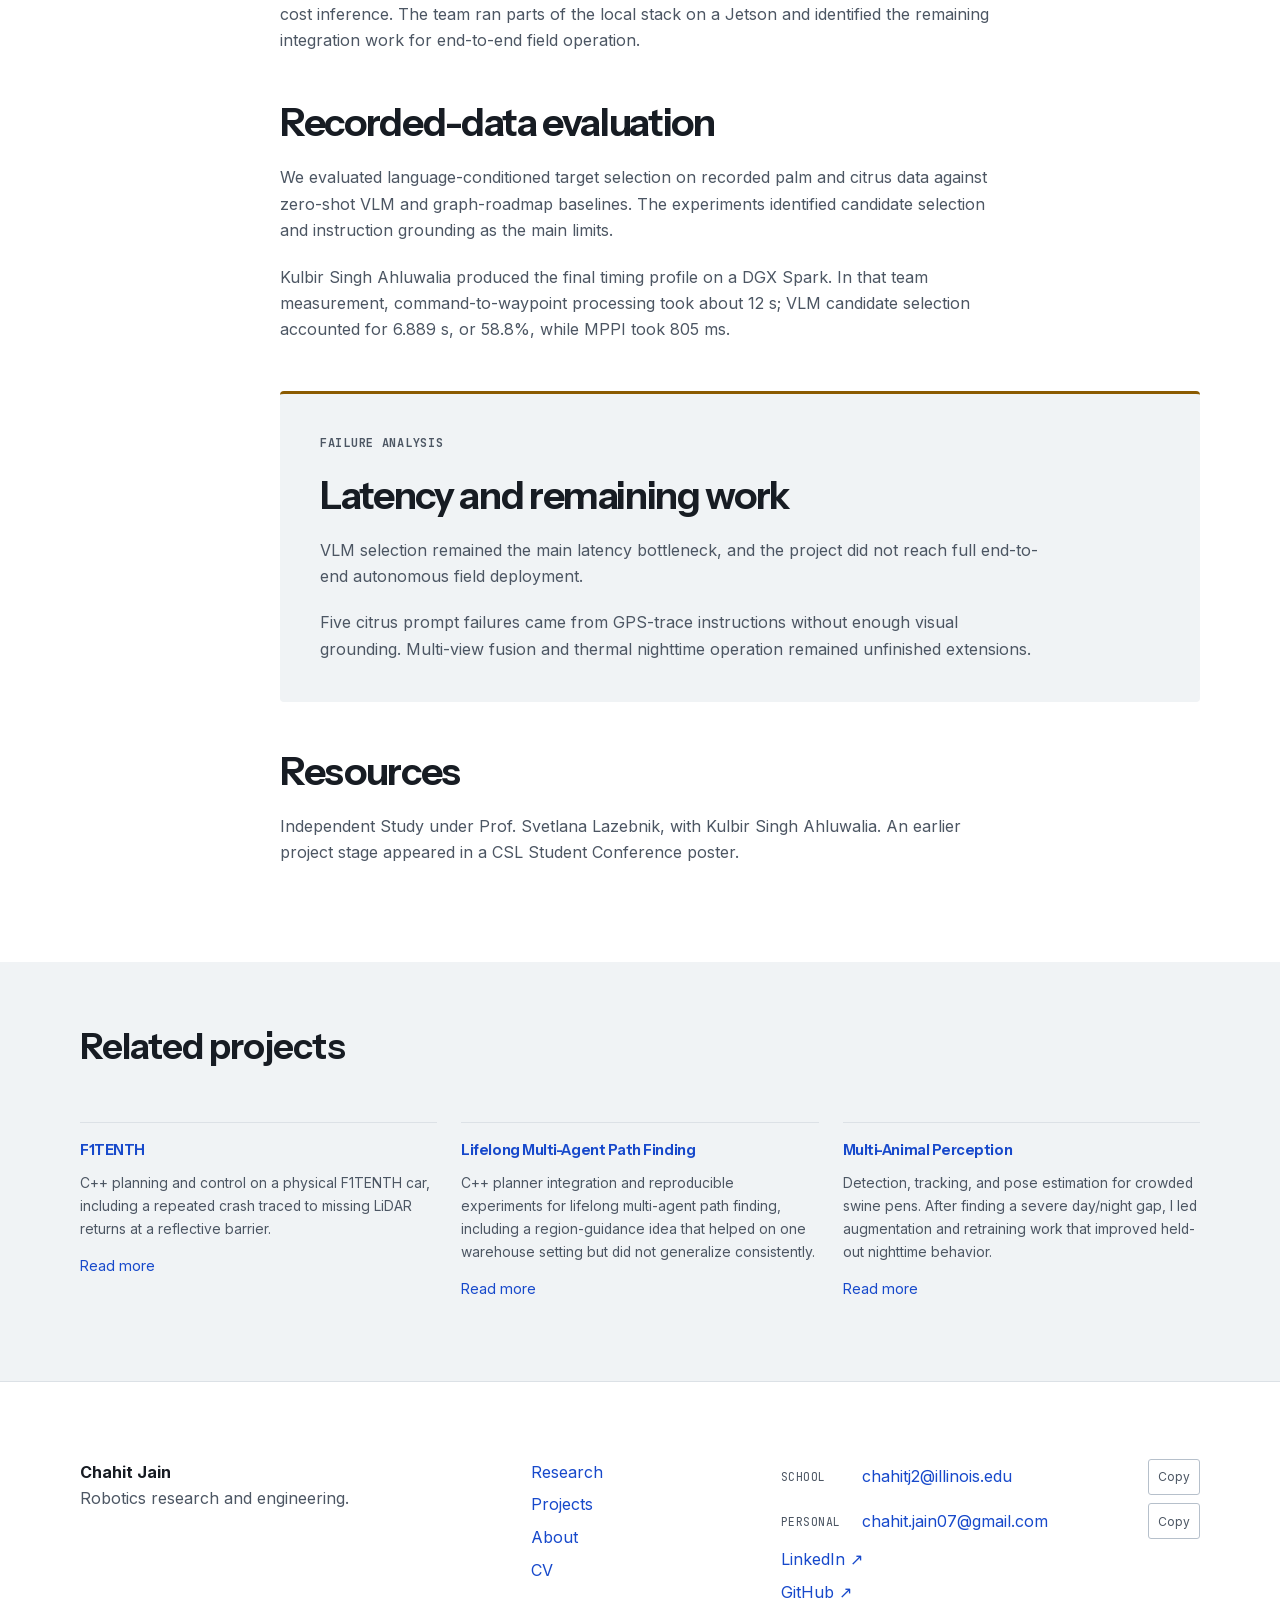
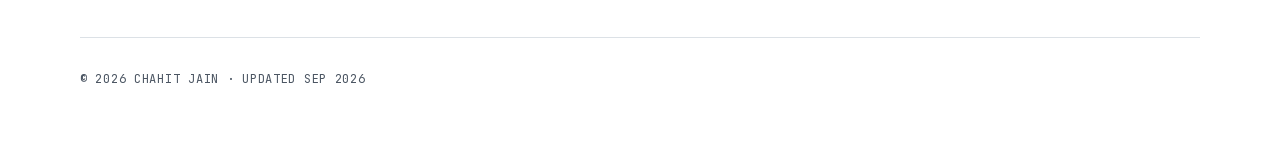
<file: work/waypointgen/index.html>
<!DOCTYPE html><html lang="en"> <head><meta charset="UTF-8"><meta name="viewport" content="width=device-width"><meta name="description" content="Language-conditioned waypoint navigation combining satellite-BEV reasoning with local semantic trajectory planning for agricultural robots."><meta name="google-site-verification" content="mbrJ-8r3hzIk3YRbJgNDTZQ7f1m_qkfmmN1_8ac7Hiw"><link rel="canonical" href="https://chahitj.github.io/work/waypointgen/"><link rel="icon" href="/favicon.svg?v=2" type="image/svg+xml"><link rel="preload" href="/fonts/instrument-sans-latin.woff2" as="font" type="font/woff2" crossorigin><link rel="preload" href="/fonts/inter-latin.woff2" as="font" type="font/woff2" crossorigin><link rel="preload" href="/fonts/jetbrains-mono-latin.woff2" as="font" type="font/woff2" crossorigin><meta property="og:title" content="WaypointGen — Chahit Jain"><meta property="og:description" content="Language-conditioned waypoint navigation combining satellite-BEV reasoning with local semantic trajectory planning for agricultural robots."><meta property="og:type" content="website"><meta property="og:url" content="https://chahitj.github.io/work/waypointgen/"><meta property="og:image" content="https://chahitj.github.io/chahit-jain-social-preview.jpg"><meta property="og:image:secure_url" content="https://chahitj.github.io/chahit-jain-social-preview.jpg"><meta property="og:image:type" content="image/jpeg"><meta property="og:image:width" content="1200"><meta property="og:image:height" content="630"><meta property="og:image:alt" content="Chahit Jain"><meta name="twitter:card" content="summary_large_image"><meta name="twitter:image" content="https://chahitj.github.io/chahit-jain-social-preview.jpg"><meta name="twitter:image:alt" content="Chahit Jain"><title>WaypointGen — Chahit Jain</title><script type="application/ld+json">{"@context":"https://schema.org","@type":"CreativeWork","headline":"WaypointGen","author":{"@type":"Person","name":"Chahit Jain"},"description":"Language-conditioned waypoint navigation combining satellite-BEV reasoning with local semantic trajectory planning for agricultural robots."}</script><link rel="stylesheet" href="/_astro/BaseLayout.DAoYmjkw.css"><link rel="stylesheet" href="/_astro/_slug_.Dx9WWF27.css"></head> <body> <a class="skip-link" href="#main">Skip to main content</a> <header class="site-header" data-header data-astro-cid-4z36i57k> <div class="container header-inner" data-astro-cid-4z36i57k> <a class="wordmark" href="/" data-astro-cid-4z36i57k>Chahit Jain</a> <nav class="desktop-nav" aria-label="Main" data-astro-cid-4z36i57k> <a href="/research" data-astro-cid-4z36i57k> Research </a><a href="/work" data-astro-cid-4z36i57k> Projects </a><a href="/about" data-astro-cid-4z36i57k> About </a> <a class="button" href="/cv" data-astro-cid-4z36i57k>CV</a> </nav> <a class="mobile-cv" href="/cv" data-astro-cid-4z36i57k>CV ↗</a> <button class="menu-button" type="button" aria-expanded="false" aria-controls="mobile-navigation" data-menu-toggle data-astro-cid-4z36i57k><span class="sr-only" data-astro-cid-4z36i57k>Open navigation</span><span aria-hidden="true" data-astro-cid-4z36i57k>Menu</span></button> </div> <nav id="mobile-navigation" class="mobile-nav" aria-label="Mobile" hidden data-mobile-menu data-astro-cid-4z36i57k> <div class="container mobile-links" data-astro-cid-4z36i57k> <a href="/research" data-astro-cid-4z36i57k> Research </a><a href="/work" data-astro-cid-4z36i57k> Projects </a><a href="/about" data-astro-cid-4z36i57k> About </a> <a href="/cv" data-astro-cid-4z36i57k>CV <span aria-hidden="true" data-astro-cid-4z36i57k>↓</span></a> <a href="mailto:chahitj2@illinois.edu" data-astro-cid-4z36i57k>Email ↗</a> <a href="https://www.linkedin.com/in/chahitj" data-astro-cid-4z36i57k>LinkedIn ↗</a> <a href="https://github.com/cj-innit-07" data-astro-cid-4z36i57k>GitHub ↗</a> </div> </nav> </header> <main id="main"> <article class="case-study project-waypointgen portfolio-case" data-astro-cid-uw4p4hln> <header class="case-hero container" data-astro-cid-uw4p4hln> <div class="case-copy" data-astro-cid-uw4p4hln> <p class="eyebrow" data-astro-cid-uw4p4hln> DASLab — Prof. Svetlana Lazebnik </p><h1 data-astro-cid-uw4p4hln>WaypointGen</h1><p class="thesis" data-astro-cid-uw4p4hln> I built the global side of a hybrid navigation pipeline that extracts agricultural structure, represents it as a spatial graph, and grounds Qwen-family language reasoning in overhead waypoints. </p><div class="meta-row" data-astro-cid-uw4p4hln> <span data-astro-cid-uw4p4hln>Independent Study researcher</span><span data-astro-cid-uw4p4hln>December 2025–May 2026</span><span data-astro-cid-uw4p4hln>Independent Study research</span> </div> </div> <figure class="figure layout-wide" data-astro-cid-lek4gfzw> <div class="media-frame" style="aspect-ratio:1678/1134;" data-astro-cid-lek4gfzw> <picture data-astro-cid-lek4gfzw>  <img src="/media/projects/waypointgen/waypointgen_global_routes_stacked.webp" alt="Two complete overhead agricultural field views stacked vertically, each showing a yellow global waypoint route through crop rows." width="1200" height="811" loading="eager" decoding="async" style="object-fit:contain;" data-astro-cid-lek4gfzw> </picture> </div>  </figure> <script type="module">document.querySelectorAll("[data-video-detail]").forEach(t=>{const e=t,a=e.dataset.playbackRate;a&&(e.defaultPlaybackRate=parseFloat(a),e.playbackRate=parseFloat(a))});const o=document.querySelectorAll('[data-video-detail][data-behavior="ambient-loop"]');if(o.length>0&&"IntersectionObserver"in window){const t=new IntersectionObserver(e=>{e.forEach(a=>{const r=a.target;a.isIntersecting?r.play().catch(()=>{}):r.pause()})},{rootMargin:"100px",threshold:.1});o.forEach(e=>t.observe(e))}const c=window.matchMedia("(prefers-reduced-motion: reduce)").matches;c&&o.forEach(t=>{t.pause(),t.removeAttribute("autoplay"),t.removeAttribute("loop")});document.querySelectorAll("[data-video-detail]").forEach(t=>{const e=t,a=e.dataset.playbackRate;a&&e.addEventListener("loadedmetadata",()=>{e.defaultPlaybackRate=parseFloat(a),e.playbackRate=parseFloat(a)},{once:!0})});</script> </header> <div class="container case-shell" data-astro-cid-uw4p4hln> <aside class="toc" data-astro-cid-uw4p4hln> <nav aria-label="On this page" data-astro-cid-uw4p4hln> <p class="meta" data-astro-cid-uw4p4hln>On this page</p><a href="#problem" data-astro-cid-uw4p4hln>Ambiguous agricultural instructions</a><a href="#system-overview" data-astro-cid-uw4p4hln>Global and local planning</a><a href="#technical-approach" data-astro-cid-uw4p4hln>Data, perception, and trajectory selection</a><a href="#evaluation" data-astro-cid-uw4p4hln>Recorded-data evaluation</a><a href="#failure" data-astro-cid-uw4p4hln>Latency and remaining work</a><a href="#resources" data-astro-cid-uw4p4hln>Resources</a> </nav> </aside> <div class="case-main" data-astro-cid-uw4p4hln> <details class="toc-mobile" data-astro-cid-uw4p4hln> <summary data-astro-cid-uw4p4hln>On this page</summary><nav data-astro-cid-uw4p4hln> <a href="#problem" data-astro-cid-uw4p4hln>Ambiguous agricultural instructions</a><a href="#system-overview" data-astro-cid-uw4p4hln>Global and local planning</a><a href="#technical-approach" data-astro-cid-uw4p4hln>Data, perception, and trajectory selection</a><a href="#evaluation" data-astro-cid-uw4p4hln>Recorded-data evaluation</a><a href="#failure" data-astro-cid-uw4p4hln>Latency and remaining work</a><a href="#resources" data-astro-cid-uw4p4hln>Resources</a> </nav> </details> <section id="problem" class="case-section" data-astro-cid-uw4p4hln> <h2 data-astro-cid-uw4p4hln>Ambiguous agricultural instructions</h2> <div class="prose" data-astro-cid-uw4p4hln> <p data-astro-cid-uw4p4hln>An instruction such as &quot;traverse aisle 1, then 17, then 2 while avoiding water channels&quot; mixes field-scale route order with nearby hazards. From a diagonal, ground-level view, the third tree can be hard to identify; a gap in vegetation can look like the end of a row. Counting visible plants alone is a brittle way to ground an instruction.</p><p data-astro-cid-uw4p4hln>I led the global branch, where row and aisle starts, ends, gaps, and connectivity become a spatial graph that a Qwen-family VLM can use for waypoint generation. Kulbir Singh Ahluwalia focused more heavily on the local branch. We evaluated the pipeline on recorded agricultural data.</p> </div>  </section><section id="system-overview" class="case-section" data-astro-cid-uw4p4hln>  <h2 data-astro-cid-uw4p4hln>Global and local planning</h2> <p data-astro-cid-uw4p4hln>I built the global branch that extracts crop-row structure from overhead imagery, builds a spatial graph, and uses a Qwen-family VLM to produce normalized 2D waypoints. The team&#39;s local branch projects RGB-D into a semantic BEV and evaluates MPPI trajectory candidates against the instruction.</p> <div class="media-section stack" data-astro-cid-mu532jz5><h3 data-astro-cid-mu532jz5>Global route and local path</h3><p data-astro-cid-mu532jz5>I built the global crop-row graph and waypoint reasoning; the team&#39;s local branch evaluates obstacle-aware trajectories against the instruction.</p><div class="section-media" data-astro-cid-mu532jz5><figure class="figure layout-wide wide" data-astro-cid-lek4gfzw> <div class="media-frame" style="--media-aspect:880/420;--mobile-aspect:360/555;" data-mobile-aspect="360/555" data-astro-cid-lek4gfzw> <picture data-astro-cid-lek4gfzw> <source media="(max-width: 640px)" srcset="/media/waypointgen_system_mobile.svg" data-astro-cid-lek4gfzw> <img src="/media/waypointgen_system_desktop.svg" alt="An instruction branches into overhead crop-row graph reasoning for global waypoints and RGB-D semantic path candidates for local selection." width="1200" height="573" loading="lazy" decoding="async" style="object-fit:contain;" data-astro-cid-lek4gfzw> </picture> </div> <figcaption data-astro-cid-lek4gfzw>Global waypoints provide route context for the team&#39;s local trajectory selection.</figcaption> </figure> </div></div><div class="media-section stack" data-astro-cid-mu532jz5><h3 data-astro-cid-mu532jz5>Global row and aisle structure</h3><p data-astro-cid-mu532jz5>A documented project instruction asks: “Go to row end, then skip 3 rows, turn right into the row…” The output below shows the structural representation used to reason about commands of this kind.</p><div class="section-media" data-astro-cid-mu532jz5><figure class="figure layout-article wide" data-astro-cid-lek4gfzw> <div class="media-frame" style="aspect-ratio:1586/768;" data-astro-cid-lek4gfzw> <picture data-astro-cid-lek4gfzw>  <img src="/media/projects/waypointgen/waypointgen_global_structure.webp" alt="Code-as-Policies output on an overhead orchard image, marking repeated tree rows and traversable aisles from end to end so row-relative instructions have explicit spatial references." width="1200" height="581" loading="lazy" decoding="async" style="object-fit:contain;" data-astro-cid-lek4gfzw> </picture> </div> <figcaption data-astro-cid-lek4gfzw>The overhead output makes rows, aisles, and their ends explicit; these references support global reasoning about row-relative instructions.</figcaption> </figure> </div></div><div class="media-section stack" data-astro-cid-mu532jz5><h3 data-astro-cid-mu532jz5>Global instruction following</h3><p data-astro-cid-mu532jz5>These qualitative examples show how the global branch turns field-scale language into ordered waypoint sequences over the extracted orchard structure.</p><div class="section-media" data-astro-cid-mu532jz5><figure class="figure layout-article wide" data-astro-cid-lek4gfzw> <div class="media-frame" style="aspect-ratio:1678/684;" data-astro-cid-lek4gfzw> <picture data-astro-cid-lek4gfzw>  <img src="/media/projects/waypointgen/waypointgen_avoid_rows_1_8.webp" alt="Overhead orchard image with a generated yellow waypoint route covering the eastern half while omitting rows 1 and 8 and ending at the eastern headland." width="1200" height="489" loading="lazy" decoding="async" style="object-fit:contain;" data-astro-cid-lek4gfzw> </picture> </div> <figcaption data-astro-cid-lek4gfzw>Prompt — “Tour the eastern half of the orchard, but avoid both row 1 and row 8, and finish at the eastern headland.”</figcaption> </figure> <figure class="figure layout-article wide" data-astro-cid-lek4gfzw> <div class="media-frame" style="aspect-ratio:1764/456;" data-astro-cid-lek4gfzw> <picture data-astro-cid-lek4gfzw>  <img src="/media/projects/waypointgen/waypointgen_skip_two_rows_zigzag.webp" alt="Overhead orchard image with a generated yellow waypoint sequence that skips rows between successive traversals and forms a zigzag route across the field." width="1200" height="310" loading="lazy" decoding="async" style="object-fit:contain;" data-astro-cid-lek4gfzw> </picture> </div> <figcaption data-astro-cid-lek4gfzw>Prompt — “Skip 2 rows of trees and then zig zag through the field and also zig zag back to that start position by going through the field again.”</figcaption> </figure> </div></div><div class="media-section comparison gallery-pair comparison-pair" data-astro-cid-mu532jz5><h3 data-astro-cid-mu532jz5>Local semantic planning</h3><p data-astro-cid-mu532jz5>Recorded instruction: “Approach the 1st tree in the left row.” Semantic perception constrains the local geometry; MPPI supplies candidate trajectories for subsequent language-conditioned selection.</p><div class="section-media" data-astro-cid-mu532jz5><figure class="figure layout-wide wide" data-astro-cid-lek4gfzw> <div class="media-frame" style="aspect-ratio:680/692;" data-astro-cid-lek4gfzw> <picture data-astro-cid-lek4gfzw>  <img src="/media/projects/waypointgen/waypointgen_local_camera_candidates.webp" alt="Ground-level palm-row view with a segmented target tree and several actual colored MPPI candidate paths approaching it." width="1200" height="1221" loading="lazy" decoding="async" style="object-fit:contain;" data-astro-cid-lek4gfzw> </picture> </div> <figcaption data-astro-cid-lek4gfzw>A — Camera view with segmented target and MPPI candidate paths.</figcaption> </figure> <figure class="figure layout-wide wide" data-astro-cid-lek4gfzw> <div class="media-frame" style="aspect-ratio:638/640;" data-astro-cid-lek4gfzw> <picture data-astro-cid-lek4gfzw>  <img src="/media/projects/waypointgen/waypointgen_local_bev_candidates.webp" alt="Semantic bird's-eye cost representation of the same palm-row example, with the target tree and actual candidate paths near the robot's start position." width="1200" height="1204" loading="lazy" decoding="async" style="object-fit:contain;" data-astro-cid-lek4gfzw> </picture> </div> <figcaption data-astro-cid-lek4gfzw>B — Semantic BEV and cost regions with the corresponding candidates.</figcaption> </figure> </div></div>  </section><section id="technical-approach" class="case-section" data-astro-cid-uw4p4hln> <h2 data-astro-cid-uw4p4hln>Data, perception, and trajectory selection</h2> <div class="approach-item" data-astro-cid-uw4p4hln> <h3 data-astro-cid-uw4p4hln>Global and local constraint decomposition</h3> <p data-astro-cid-uw4p4hln>Row order and destination sequence go to the overhead route planner; nearby obstacles and hazards go to local selection. An explicit aisle graph and row endpoints help resolve references such as a numbered tree when plants are missing or the egocentric view is ambiguous.</p> </div><div class="approach-item" data-astro-cid-uw4p4hln> <h3 data-astro-cid-uw4p4hln>Global waypoint generation</h3> <p data-astro-cid-uw4p4hln>I built the global pipeline that detects crop-row structure, converts rows and intersections into a spatial graph, and prompts a Qwen-family VLM to return waypoints in normalized overhead-image coordinates.</p> </div><div class="approach-item" data-astro-cid-uw4p4hln> <h3 data-astro-cid-uw4p4hln>Local semantic planning</h3> <p data-astro-cid-uw4p4hln>The team’s local branch projects RGB-D into a semantic BEV and uses MPPI to generate feasible local paths before language-conditioned selection. Kulbir led this branch and its final timing analysis.</p> </div><div class="approach-item" data-astro-cid-uw4p4hln> <h3 data-astro-cid-uw4p4hln>Semi-supervised dataset generation</h3> <p data-astro-cid-uw4p4hln>No ready-made dataset covered the farmer-style commands we needed. I worked on generating instructions at several abstraction levels and implemented a three-stage Qwen Code-as-Policies filter that rejected malformed or weakly grounded commands before training.</p> </div><div class="approach-item" data-astro-cid-uw4p4hln> <h3 data-astro-cid-uw4p4hln>Edge-oriented model work</h3> <p data-astro-cid-uw4p4hln>I investigated Qwen-family model choice, small-dataset finetuning, and quantization for lower-cost inference. The team ran parts of the local stack on a Jetson and identified the remaining integration work for end-to-end field operation.</p> </div>  </section><section id="evaluation" class="case-section" data-astro-cid-uw4p4hln> <h2 data-astro-cid-uw4p4hln>Recorded-data evaluation</h2>  <p data-astro-cid-uw4p4hln>We evaluated language-conditioned target selection on recorded palm and citrus data against zero-shot VLM and graph-roadmap baselines. The experiments identified candidate selection and instruction grounding as the main limits.</p><p data-astro-cid-uw4p4hln>Kulbir Singh Ahluwalia produced the final timing profile on a DGX Spark. In that team measurement, command-to-waypoint processing took about 12 s; VLM candidate selection accounted for 6.889 s, or 58.8%, while MPPI took 805 ms.</p>    </section><section id="failure" class="case-section failure" data-astro-cid-uw4p4hln> <p class="eyebrow" data-astro-cid-uw4p4hln>Failure analysis</p> <h2 data-astro-cid-uw4p4hln>Latency and remaining work</h2> <p data-astro-cid-uw4p4hln>VLM selection remained the main latency bottleneck, and the project did not reach full end-to-end autonomous field deployment.</p><p data-astro-cid-uw4p4hln>Five citrus prompt failures came from GPS-trace instructions without enough visual grounding. Multi-view fusion and thermal nighttime operation remained unfinished extensions.</p>  </section><section id="resources" class="case-section" data-astro-cid-uw4p4hln> <h2 data-astro-cid-uw4p4hln>Resources</h2>  <p data-astro-cid-uw4p4hln>Independent Study under Prof. Svetlana Lazebnik, with Kulbir Singh Ahluwalia. An earlier project stage appeared in a CSL Student Conference poster.</p>  </section> </div> </div> <aside class="section related" aria-labelledby="related-heading" data-astro-cid-uw4p4hln> <div class="container" data-astro-cid-uw4p4hln>  <div class="section-heading" data-astro-cid-uw4p4hln>  <h2 id="related-heading" data-astro-cid-uw4p4hln>Related projects</h2>  </div> <div class="grid three" data-astro-cid-uw4p4hln> <article class="related-project" data-project-card data-project="f1tenth" data-astro-cid-sddrcsnp> <h3 data-astro-cid-sddrcsnp><a href="/work/f1tenth" data-astro-cid-sddrcsnp>F1TENTH</a></h3> <p data-astro-cid-sddrcsnp>C++ planning and control on a physical F1TENTH car, including a repeated crash traced to missing LiDAR returns at a reflective barrier.</p> <a href="/work/f1tenth" data-astro-cid-sddrcsnp>Read more</a> </article><article class="related-project" data-project-card data-project="lifelong-mapf" data-astro-cid-sddrcsnp> <h3 data-astro-cid-sddrcsnp><a href="/work/lifelong-mapf" data-astro-cid-sddrcsnp>Lifelong Multi-Agent Path Finding</a></h3> <p data-astro-cid-sddrcsnp>C++ planner integration and reproducible experiments for lifelong multi-agent path finding, including a region-guidance idea that helped on one warehouse setting but did not generalize consistently.</p> <a href="/work/lifelong-mapf" data-astro-cid-sddrcsnp>Read more</a> </article><article class="related-project" data-project-card data-project="multi-animal-perception" data-astro-cid-sddrcsnp> <h3 data-astro-cid-sddrcsnp><a href="/work/multi-animal-perception" data-astro-cid-sddrcsnp>Multi-Animal Perception</a></h3> <p data-astro-cid-sddrcsnp>Detection, tracking, and pose estimation for crowded swine pens. After finding a severe day/night gap, I led augmentation and retraining work that improved held-out nighttime behavior.</p> <a href="/work/multi-animal-perception" data-astro-cid-sddrcsnp>Read more</a> </article> </div>  </div> </aside> </article> </main> <footer class="footer" data-astro-cid-ld7f7lcz> <div class="container footer-grid" data-astro-cid-ld7f7lcz> <div data-astro-cid-ld7f7lcz> <strong data-astro-cid-ld7f7lcz>Chahit Jain</strong><p class="muted" data-astro-cid-ld7f7lcz>
Robotics research and engineering.
</p> </div> <nav aria-label="Footer" data-astro-cid-ld7f7lcz> <a href="/research" data-astro-cid-ld7f7lcz>Research</a><a href="/work" data-astro-cid-ld7f7lcz>Projects</a><a href="/about" data-astro-cid-ld7f7lcz>About</a><a href="/cv" data-astro-cid-ld7f7lcz>CV</a> </nav> <div class="footer-contact" data-astro-cid-ld7f7lcz> <div class="email-contacts compact" data-email-contacts data-astro-cid-gidnrxjs> <div class="email-contact" data-astro-cid-gidnrxjs> <span class="email-label" data-astro-cid-gidnrxjs>School</span> <a href="mailto:chahitj2@illinois.edu" data-astro-cid-gidnrxjs>chahitj2@illinois.edu</a> <button type="button" data-copy-email="chahitj2@illinois.edu" aria-label="Copy school email address" data-astro-cid-gidnrxjs>
Copy
</button> </div><div class="email-contact" data-astro-cid-gidnrxjs> <span class="email-label" data-astro-cid-gidnrxjs>Personal</span> <a href="mailto:chahit.jain07@gmail.com" data-astro-cid-gidnrxjs>chahit.jain07@gmail.com</a> <button type="button" data-copy-email="chahit.jain07@gmail.com" aria-label="Copy personal email address" data-astro-cid-gidnrxjs>
Copy
</button> </div> <p class="sr-only" aria-live="polite" data-email-copy-status data-astro-cid-gidnrxjs></p> </div> <a href="https://www.linkedin.com/in/chahitj" rel="noopener noreferrer" data-astro-cid-ld7f7lcz>LinkedIn <span aria-hidden="true" data-astro-cid-ld7f7lcz>↗</span></a><a href="https://github.com/cj-innit-07" rel="noopener noreferrer" data-astro-cid-ld7f7lcz>GitHub <span aria-hidden="true" data-astro-cid-ld7f7lcz>↗</span></a> </div> <p class="meta muted" data-astro-cid-ld7f7lcz>
© 2026 Chahit Jain · Updated Sep 2026 </p> </div> </footer> <script type="module">(()=>{const u=document.querySelector("[data-header]"),c=document.querySelector("[data-menu-toggle]"),o=document.querySelector("[data-mobile-menu]"),i=()=>u?.classList.toggle("scrolled",window.scrollY>40);i(),window.addEventListener("scroll",i,{passive:!0});const s=()=>{!c||!o||(c.setAttribute("aria-expanded","false"),o.hidden=!0,document.body.classList.remove("menu-open"),c.focus())};c?.addEventListener("click",()=>{if(!o)return;const e=c.getAttribute("aria-expanded")!=="true";c.setAttribute("aria-expanded",String(e)),o.hidden=!e,document.body.classList.toggle("menu-open",e),e&&o.querySelector("a")?.focus()}),document.addEventListener("keydown",e=>{if(e.key==="Escape"&&!o?.hidden&&s(),e.key==="Tab"&&o&&!o.hidden){const t=[...o.querySelectorAll("a[href]")],a=t[0],r=t.at(-1);e.shiftKey&&document.activeElement===a?(e.preventDefault(),r?.focus()):!e.shiftKey&&document.activeElement===r&&(e.preventDefault(),a?.focus())}}),matchMedia("(min-width: 961px)").addEventListener("change",e=>{e.matches&&o&&!o.hidden&&s()}),document.querySelectorAll("[data-copy-bibtex]").forEach(e=>{e.addEventListener("click",async()=>{const t=e.closest("[data-citation]")?.querySelector("pre");if(t){e.textContent="Copied",window.setTimeout(()=>{e.textContent="Copy BibTeX"},1600);try{await navigator.clipboard.writeText(t.textContent??"")}catch{e.textContent="Copy unavailable",e.title="Open the BibTeX citation and copy it manually."}}})}),document.querySelectorAll("[data-copy-email]").forEach(e=>{e.addEventListener("click",async()=>{const t=e.dataset.copyEmail,r=e.closest("[data-email-contacts]")?.querySelector("[data-email-copy-status]");if(t){try{await navigator.clipboard.writeText(t),e.textContent="Copied",r&&(r.textContent=`${t} copied to clipboard.`)}catch{e.textContent="Select",r&&(r.textContent=`Copy was unavailable. Select the visible address ${t}.`)}window.setTimeout(()=>{e.textContent="Copy"},1800)}})});const n=[...document.querySelectorAll("[data-filter]")],p=[...document.querySelectorAll("[data-project-card]")],l=e=>{n.forEach(a=>a.setAttribute("aria-pressed",String(a.dataset.filter===e))),p.forEach(a=>{a.hidden=e!=="all"&&!(a.dataset.categories??"").split(" ").includes(e)});const t=new URL(window.location.href);e==="all"?t.searchParams.delete("type"):t.searchParams.set("type",e),history.replaceState({},"",t)};n.forEach(e=>e.addEventListener("click",()=>l(e.dataset.filter??"all")));const d=new URLSearchParams(location.search).get("type");d&&l(d),document.querySelectorAll("[data-overlay-toggle]").forEach(e=>e.addEventListener("click",()=>{const a=e.closest("[data-overlay]")?.querySelector("img");if(!a)return;const r=e.getAttribute("aria-pressed")!=="true";e.setAttribute("aria-pressed",String(r)),a.src=r?a.dataset.overlay??a.src:a.dataset.base??a.src,e.textContent=r?"Show raw image":"Show attention overlay"})),document.querySelectorAll("[data-comparison-range]").forEach(e=>{const t=e.closest("[data-comparison]"),a=()=>{t?.style.setProperty("--reveal",`${e.value}%`),e.setAttribute("aria-valuetext",`${e.value}% comparison`)};e.addEventListener("input",a),a()}),document.querySelectorAll("[data-lightbox-open]").forEach(e=>{e.addEventListener("click",()=>{const t=e.getAttribute("data-lightbox-open"),a=t?document.getElementById(t):void 0;a instanceof HTMLDialogElement&&a.showModal()})}),document.querySelectorAll("[data-lightbox]").forEach(e=>{e.querySelector("[data-lightbox-close]")?.addEventListener("click",()=>e.close()),e.addEventListener("click",t=>{t.target===e&&e.close()})})})();</script> </body> </html>
</file>
<file: _astro/BaseLayout.DAoYmjkw.css>
.site-header[data-astro-cid-4z36i57k]{position:sticky;z-index:50;top:0;height:64px;border-bottom:1px solid transparent;background:#fff;border-bottom-color:var(--border)}.site-header[data-astro-cid-4z36i57k].scrolled{border-color:var(--border);box-shadow:0 1px 2px #0000000a}.header-inner[data-astro-cid-4z36i57k]{display:flex;height:64px;align-items:center;justify-content:space-between}.wordmark[data-astro-cid-4z36i57k]{min-height:44px;display:flex;align-items:center;gap:.8rem;color:var(--text);font-family:var(--font-display);font-weight:680;letter-spacing:-.02em;text-decoration:none}.desktop-nav[data-astro-cid-4z36i57k]{display:flex;align-items:center;gap:1.3rem;font-size:.8rem}.brand-symbol[data-astro-cid-4z36i57k]{color:#fff;background:var(--text);width:34px;height:34px;display:grid;place-content:center;font-size:1.1rem;letter-spacing:-.06em;border-radius:4px}.mobile-cv[data-astro-cid-4z36i57k]{display:none}.desktop-nav[data-astro-cid-4z36i57k] .button[data-astro-cid-4z36i57k]{gap:1rem;border-radius:3px}.desktop-nav[data-astro-cid-4z36i57k]>a[data-astro-cid-4z36i57k]:not(.button){min-height:44px;display:inline-flex;align-items:center;color:var(--text-secondary);text-decoration:none}.desktop-nav[data-astro-cid-4z36i57k]>a[data-astro-cid-4z36i57k]:not(.button):hover,.desktop-nav[data-astro-cid-4z36i57k] a[data-astro-cid-4z36i57k][aria-current=page]{box-shadow:inset 0 -1px var(--accent)}.desktop-nav[data-astro-cid-4z36i57k] a[data-astro-cid-4z36i57k][aria-current=page]{color:var(--accent)}.menu-button[data-astro-cid-4z36i57k]{display:none;min-width:44px;min-height:44px;border:0;border-bottom:1px solid var(--border-strong);border-radius:0;background:transparent;color:var(--text);font:600 .78rem var(--font-mono);letter-spacing:.06em;text-transform:uppercase}.mobile-nav[data-astro-cid-4z36i57k]{position:fixed;inset:64px 0 0;min-height:calc(100dvh - 64px);background:var(--bg)}.mobile-links[data-astro-cid-4z36i57k]{display:grid;padding-block:1rem}.mobile-links[data-astro-cid-4z36i57k] a[data-astro-cid-4z36i57k]{display:flex;min-height:64px;align-items:center;border-bottom:1px solid var(--border);color:var(--text);font:600 1.5rem var(--font-display);text-decoration:none}@media(max-width:60rem){.desktop-nav[data-astro-cid-4z36i57k]{display:none}.menu-button[data-astro-cid-4z36i57k]{display:inline-flex;align-items:center;justify-content:center}.mobile-cv[data-astro-cid-4z36i57k]{display:inline-flex;align-items:center;min-height:44px;padding:.5rem;margin-left:auto;margin-right:1rem;font-size:.8rem;font-weight:650}.mobile-nav[data-astro-cid-4z36i57k]{overflow-y:auto}}.email-contacts[data-astro-cid-gidnrxjs]{display:grid;gap:.55rem}.email-contact[data-astro-cid-gidnrxjs]{display:grid;grid-template-columns:4.25rem minmax(0,auto) auto;gap:.45rem .8rem;align-items:center;width:fit-content;max-width:100%}.email-label[data-astro-cid-gidnrxjs]{color:var(--text-secondary);font:.72rem var(--font-mono);letter-spacing:.04em;text-transform:uppercase}a[data-astro-cid-gidnrxjs]{overflow-wrap:anywhere}button[data-astro-cid-gidnrxjs]{min-width:44px;min-height:36px;padding:.25rem .55rem;border:1px solid var(--border-strong);border-radius:3px;background:transparent;color:var(--text-secondary);cursor:pointer;font-size:.75rem}button[data-astro-cid-gidnrxjs]:hover{border-color:var(--accent);color:var(--accent)}.compact[data-astro-cid-gidnrxjs] .email-contact[data-astro-cid-gidnrxjs]{grid-template-columns:4.25rem minmax(0,1fr) auto;width:100%}@media(max-width:30rem){.email-contact[data-astro-cid-gidnrxjs]{grid-template-columns:1fr auto;width:100%}.email-label[data-astro-cid-gidnrxjs]{grid-column:1 / -1}}.footer[data-astro-cid-ld7f7lcz]{padding-block:clamp(3rem,6vw,5rem);border-top:1px solid var(--border)}.footer-grid[data-astro-cid-ld7f7lcz]{display:grid;grid-template-columns:1.25fr .65fr minmax(20rem,1.25fr);gap:2rem}.footer[data-astro-cid-ld7f7lcz] nav[data-astro-cid-ld7f7lcz],.footer-contact[data-astro-cid-ld7f7lcz]{display:grid;align-content:start;gap:.4rem}.footer-contact[data-astro-cid-ld7f7lcz]>a[data-astro-cid-ld7f7lcz]{width:fit-content}.footer[data-astro-cid-ld7f7lcz] .meta[data-astro-cid-ld7f7lcz]{grid-column:1/-1;padding-top:2rem;border-top:1px solid var(--border)}@media(max-width:48rem){.footer-grid[data-astro-cid-ld7f7lcz]{grid-template-columns:1fr}}@layer properties{@supports (((-webkit-hyphens:none)) and (not (margin-trim:inline))) or ((-moz-orient:inline) and (not (color:rgb(from red r g b)))){*,:before,:after,::backdrop{--tw-rotate-x:initial;--tw-rotate-y:initial;--tw-rotate-z:initial;--tw-skew-x:initial;--tw-skew-y:initial;--tw-border-style:solid;--tw-ordinal:initial;--tw-slashed-zero:initial;--tw-numeric-figure:initial;--tw-numeric-spacing:initial;--tw-numeric-fraction:initial;--tw-shadow:0 0 #0000;--tw-shadow-color:initial;--tw-shadow-alpha:100%;--tw-inset-shadow:0 0 #0000;--tw-inset-shadow-color:initial;--tw-inset-shadow-alpha:100%;--tw-ring-color:initial;--tw-ring-shadow:0 0 #0000;--tw-inset-ring-color:initial;--tw-inset-ring-shadow:0 0 #0000;--tw-ring-inset:initial;--tw-ring-offset-width:0px;--tw-ring-offset-color:#fff;--tw-ring-offset-shadow:0 0 #0000;--tw-outline-style:solid;--tw-blur:initial;--tw-brightness:initial;--tw-contrast:initial;--tw-grayscale:initial;--tw-hue-rotate:initial;--tw-invert:initial;--tw-opacity:initial;--tw-saturate:initial;--tw-sepia:initial;--tw-drop-shadow:initial;--tw-drop-shadow-color:initial;--tw-drop-shadow-alpha:100%;--tw-drop-shadow-size:initial;--tw-backdrop-blur:initial;--tw-backdrop-brightness:initial;--tw-backdrop-contrast:initial;--tw-backdrop-grayscale:initial;--tw-backdrop-hue-rotate:initial;--tw-backdrop-invert:initial;--tw-backdrop-opacity:initial;--tw-backdrop-saturate:initial;--tw-backdrop-sepia:initial}}}@layer theme{:root,:host{--font-sans:-apple-system, BlinkMacSystemFont, "Segoe UI", Roboto, "Helvetica Neue", "Noto Sans", Arial, sans-serif, "Apple Color Emoji", "Segoe UI Emoji", "Segoe UI Symbol", "Noto Color Emoji";--font-mono:ui-monospace, SFMono-Regular, Menlo, Monaco, Consolas, "Liberation Mono", "Courier New", monospace;--default-transition-duration:.15s;--default-transition-timing-function:cubic-bezier(.4, 0, .2, 1);--default-font-family:var(--font-sans);--default-mono-font-family:var(--font-mono)}}@layer base{*,:after,:before,::backdrop{box-sizing:border-box;border:0 solid;margin:0;padding:0}::file-selector-button{box-sizing:border-box;border:0 solid;margin:0;padding:0}html,:host{-webkit-text-size-adjust:100%;tab-size:4;line-height:1.5;font-family:var(--default-font-family,-apple-system, BlinkMacSystemFont, "Segoe UI", Roboto, "Helvetica Neue", "Noto Sans", Arial, sans-serif, "Apple Color Emoji", "Segoe UI Emoji", "Segoe UI Symbol", "Noto Color Emoji");font-feature-settings:var(--default-font-feature-settings,normal);font-variation-settings:var(--default-font-variation-settings,normal);-webkit-tap-highlight-color:transparent}hr{height:0;color:inherit;border-top-width:1px}abbr:where([title]){-webkit-text-decoration:underline dotted;text-decoration:underline dotted}h1,h2,h3,h4,h5,h6{font-size:inherit;font-weight:inherit}a{color:inherit;-webkit-text-decoration:inherit;text-decoration:inherit}b,strong{font-weight:bolder}code,kbd,samp,pre{font-family:var(--default-mono-font-family,ui-monospace, SFMono-Regular, Menlo, Monaco, Consolas, "Liberation Mono", "Courier New", monospace);font-feature-settings:var(--default-mono-font-feature-settings,normal);font-variation-settings:var(--default-mono-font-variation-settings,normal);font-size:1em}small{font-size:80%}sub,sup{vertical-align:baseline;font-size:75%;line-height:0;position:relative}sub{bottom:-.25em}sup{top:-.5em}table{text-indent:0;border-color:inherit;border-collapse:collapse}:-moz-focusring:where(:not(iframe)){outline:auto}progress{vertical-align:baseline}summary{display:list-item}ol,ul,menu{list-style:none}img,svg,video,canvas,audio,iframe,embed,object{vertical-align:middle;display:block}img,video{max-width:100%;height:auto}button,input,select,optgroup,textarea{font:inherit;font-feature-settings:inherit;font-variation-settings:inherit;letter-spacing:inherit;color:inherit;opacity:1;background-color:#0000;border-radius:0}::file-selector-button{font:inherit;font-feature-settings:inherit;font-variation-settings:inherit;letter-spacing:inherit;color:inherit;opacity:1;background-color:#0000;border-radius:0}:where(select:is([multiple],[size])) optgroup{font-weight:bolder}:where(select:is([multiple],[size])) optgroup option{padding-inline-start:20px}::file-selector-button{margin-inline-end:4px}::placeholder{opacity:1}@supports (not ((-webkit-appearance:-apple-pay-button))) or (contain-intrinsic-size:1px){::placeholder{color:currentColor}@supports (color:color-mix(in lab,red,red)){::placeholder{color:color-mix(in oklab,currentcolor 50%,transparent)}}}textarea{resize:vertical}::-webkit-search-decoration{-webkit-appearance:none}::-webkit-date-and-time-value{min-height:1lh;text-align:inherit}::-webkit-datetime-edit{display:inline-flex}::-webkit-datetime-edit-fields-wrapper{padding:0}::-webkit-datetime-edit{padding-block:0}::-webkit-datetime-edit-year-field{padding-block:0}::-webkit-datetime-edit-month-field{padding-block:0}::-webkit-datetime-edit-day-field{padding-block:0}::-webkit-datetime-edit-hour-field{padding-block:0}::-webkit-datetime-edit-minute-field{padding-block:0}::-webkit-datetime-edit-second-field{padding-block:0}::-webkit-datetime-edit-millisecond-field{padding-block:0}::-webkit-datetime-edit-meridiem-field{padding-block:0}::-webkit-calendar-picker-indicator{line-height:1}:-moz-ui-invalid{box-shadow:none}button,input:where([type=button],[type=reset],[type=submit]){appearance:button}::file-selector-button{appearance:button}::-webkit-inner-spin-button{height:auto}::-webkit-outer-spin-button{height:auto}[hidden]:where(:not([hidden=until-found])){display:none!important}}@layer components;@layer utilities{.\!visible{visibility:visible!important}.collapse{visibility:collapse}.visible{visibility:visible}.sr-only{clip-path:inset(50%);white-space:nowrap;border-width:0;width:1px;height:1px;margin:-1px;padding:0;position:absolute;overflow:hidden}.fixed{position:fixed}.relative{position:relative}.static{position:static}.sticky{position:sticky}.isolate{isolation:isolate}.container{width:100%}@media(min-width:40rem){.container{max-width:40rem}}@media(min-width:48rem){.container{max-width:48rem}}@media(min-width:64rem){.container{max-width:64rem}}@media(min-width:80rem){.container{max-width:80rem}}@media(min-width:96rem){.container{max-width:96rem}}.block{display:block}.contents{display:contents}.flex{display:flex}.grid{display:grid}.hidden{display:none}.inline{display:inline}.table{display:table}.flex-shrink,.shrink{flex-shrink:1}.border-collapse{border-collapse:collapse}.transform{transform:var(--tw-rotate-x,) var(--tw-rotate-y,) var(--tw-rotate-z,) var(--tw-skew-x,) var(--tw-skew-y,)}.resize{resize:both}.flex-wrap{flex-wrap:wrap}.rounded{border-radius:.25rem}.border{border-style:var(--tw-border-style);border-width:1px}.text-wrap{text-wrap:wrap}.uppercase{text-transform:uppercase}.italic{font-style:italic}.ordinal{--tw-ordinal:ordinal;font-variant-numeric:var(--tw-ordinal,) var(--tw-slashed-zero,) var(--tw-numeric-figure,) var(--tw-numeric-spacing,) var(--tw-numeric-fraction,)}.underline{text-decoration-line:underline}.shadow{--tw-shadow:0 1px 3px 0 var(--tw-shadow-color,#0000001a), 0 1px 2px -1px var(--tw-shadow-color,#0000001a);box-shadow:var(--tw-inset-shadow),var(--tw-inset-ring-shadow),var(--tw-ring-offset-shadow),var(--tw-ring-shadow),var(--tw-shadow)}.ring{--tw-ring-shadow:var(--tw-ring-inset,) 0 0 0 calc(1px + var(--tw-ring-offset-width)) var(--tw-ring-color,currentcolor);box-shadow:var(--tw-inset-shadow),var(--tw-inset-ring-shadow),var(--tw-ring-offset-shadow),var(--tw-ring-shadow),var(--tw-shadow)}.outline{outline-style:var(--tw-outline-style);outline-width:1px}.blur{--tw-blur:blur(8px);filter:var(--tw-blur,) var(--tw-brightness,) var(--tw-contrast,) var(--tw-grayscale,) var(--tw-hue-rotate,) var(--tw-invert,) var(--tw-saturate,) var(--tw-sepia,) var(--tw-drop-shadow,)}.grayscale{--tw-grayscale:grayscale(100%);filter:var(--tw-blur,) var(--tw-brightness,) var(--tw-contrast,) var(--tw-grayscale,) var(--tw-hue-rotate,) var(--tw-invert,) var(--tw-saturate,) var(--tw-sepia,) var(--tw-drop-shadow,)}.filter{filter:var(--tw-blur,) var(--tw-brightness,) var(--tw-contrast,) var(--tw-grayscale,) var(--tw-hue-rotate,) var(--tw-invert,) var(--tw-saturate,) var(--tw-sepia,) var(--tw-drop-shadow,)}.backdrop-filter{-webkit-backdrop-filter:var(--tw-backdrop-blur,) var(--tw-backdrop-brightness,) var(--tw-backdrop-contrast,) var(--tw-backdrop-grayscale,) var(--tw-backdrop-hue-rotate,) var(--tw-backdrop-invert,) var(--tw-backdrop-opacity,) var(--tw-backdrop-saturate,) var(--tw-backdrop-sepia,);backdrop-filter:var(--tw-backdrop-blur,) var(--tw-backdrop-brightness,) var(--tw-backdrop-contrast,) var(--tw-backdrop-grayscale,) var(--tw-backdrop-hue-rotate,) var(--tw-backdrop-invert,) var(--tw-backdrop-opacity,) var(--tw-backdrop-saturate,) var(--tw-backdrop-sepia,)}.transition{transition-property:color,background-color,border-color,outline-color,text-decoration-color,fill,stroke,--tw-gradient-from,--tw-gradient-via,--tw-gradient-to,opacity,box-shadow,transform,translate,scale,rotate,filter,-webkit-backdrop-filter,backdrop-filter,display,content-visibility,overlay,pointer-events;transition-timing-function:var(--tw-ease,var(--default-transition-timing-function));transition-duration:var(--tw-duration,var(--default-transition-duration))}.\[data-reel-slide\]\:visible:is(data-reel-slide){visibility:visible}}:root{--bg:#fff;--bg-subtle:#f0f3f5;--bg-code:#f3f5f7;--text:#171c23;--text-secondary:#4c5663;--text-tertiary:#606a76;--border:#dce1e6;--border-strong:#b6c0cb;--accent:#1749cb;--accent-hover:#103695;--accent-subtle:#edf2ff;--result:#1f6f43;--caution:#8a5a00;--focus:#1749cb;--container:70rem;--reading:68ch;--font-display:"Instrument Sans Variable", "Arial Narrow", sans-serif;--font-body:"Inter Variable", Inter, sans-serif;--font-mono:"JetBrains Mono Variable", ui-monospace, monospace;--ease:cubic-bezier(.2, 0, .2, 1)}@font-face{font-family:Instrument Sans Variable;src:url(/fonts/instrument-sans-latin.woff2)format("woff2");font-weight:400 700;font-style:normal;font-display:optional}@font-face{font-family:Inter Variable;src:url(/fonts/inter-latin.woff2)format("woff2");font-weight:400 700;font-style:normal;font-display:optional}@font-face{font-family:JetBrains Mono Variable;src:url(/fonts/jetbrains-mono-latin.woff2)format("woff2");font-weight:400 700;font-style:normal;font-display:optional}*{box-sizing:border-box}html{scroll-behavior:smooth;background:var(--bg)}body{color:var(--text);background:var(--bg);font-family:var(--font-body);text-rendering:optimizelegibility;margin:0;font-size:1rem;line-height:1.65}body.menu-open{overflow:hidden}img,video,svg{max-width:100%;display:block}button,input{font:inherit}a{color:var(--accent);text-underline-offset:3px;text-decoration-thickness:1px}a:hover{color:var(--accent-hover);text-decoration-thickness:2px}:focus-visible{outline:2px solid var(--focus);outline-offset:2px}h1,h2,h3{font-family:var(--font-display);letter-spacing:-.025em;text-wrap:balance;margin:0;line-height:1.12}h1{font-size:clamp(2rem,3.5vw,2.75rem);font-weight:680}h2{font-size:clamp(1.65rem,2.8vw,2.25rem);font-weight:650}h3{font-size:1.2rem;font-weight:650}p{margin:0}.container{width:min(calc(100% - 3rem),var(--container));margin-inline:auto}.reading{width:min(100%,var(--reading))}.section{padding-block:clamp(2.5rem,5vw,4rem)}.section-heading{gap:.8rem;max-width:50rem;margin-bottom:clamp(2.25rem,5vw,3.5rem);display:grid}.eyebrow,.meta,.tag,.status{font-family:var(--font-mono);letter-spacing:.06em;text-transform:uppercase;font-size:.75rem}.eyebrow{color:var(--accent);font-weight:650}.muted{color:var(--text-secondary)}.button{border:1px solid var(--accent);background:var(--accent);color:#fff;border-radius:3px;justify-content:center;align-items:center;min-height:44px;padding:.65rem 1rem;font-weight:620;text-decoration:none;display:inline-flex}.button:hover{color:#fff;background:var(--accent-hover)}.button.secondary{border-color:var(--border-strong);color:var(--text);background:0 0}.button[aria-disabled=true]{cursor:not-allowed;border-color:var(--border);color:var(--text-tertiary);background:var(--bg-subtle)}.link-row{flex-wrap:wrap;align-items:center;gap:.75rem 1.25rem;display:flex}.tags{flex-wrap:wrap;gap:.5rem;margin:0;padding:0;list-style:none;display:flex}.tag{border-left:1px solid var(--accent);padding:.15rem .5rem}@supports (color:color-mix(in lab,red,red)){.tag{border-left:1px solid color-mix(in srgb,var(--accent) 35%,transparent)}}.tag{color:var(--accent);background:0 0;border-radius:0}.status{border:1px solid var(--border-strong);width:fit-content;color:var(--text-secondary);background:#fff;border-radius:4px;align-items:center;padding:.3rem .55rem;display:inline-flex}.status.ongoing,.status.course-project{color:var(--caution)}.card{background:0 0;border:0;border-radius:0;overflow:visible}.card-body{gap:.85rem;padding:1.25rem 0 0;display:grid}.card h3 a{color:var(--text);text-decoration:none}.card h3 a:hover{color:var(--accent);text-decoration:underline}.media-frame{border:1px solid var(--border);background:var(--bg-subtle);border-radius:5px;position:relative;overflow:hidden}.media-frame img{object-fit:cover;width:100%;height:100%}.media-badge{position:absolute;top:.75rem;left:.75rem}.placeholder-note{border-top:1px dashed var(--border-strong);color:var(--caution);font:.75rem/1.45 var(--font-mono);background:#fffaf0;padding:.7rem .9rem}.metric-grid{border-block:1px solid var(--border);background:0 0;grid-template-columns:repeat(auto-fit,minmax(10rem,1fr));gap:0;margin:0;padding:0;display:grid}.metric-grid>div{border-right:1px solid var(--border);background:0 0;padding:1.2rem 1.25rem 1.2rem 0}.metric-grid>div+div{padding-left:1.25rem}.metric-grid>div:last-child{border-right:0}.metric-grid dt{color:var(--text-tertiary);font:.72rem/1.4 var(--font-mono);text-transform:uppercase;letter-spacing:.05em}.metric-grid dd{font:600 1rem/1.4 var(--font-mono);margin:.35rem 0 0}.metric-grid small{color:var(--text-secondary);font:.75rem/1.5 var(--font-body);margin-top:.35rem;display:block}.grid{gap:1.5rem;display:grid}.grid.two{grid-template-columns:repeat(2,minmax(0,1fr))}.grid.three{grid-template-columns:repeat(3,minmax(0,1fr))}.surface{border:1px solid var(--border);background:var(--bg-subtle);border-radius:8px}.callout{border-left:3px solid var(--accent);background:var(--accent-subtle);padding:1.5rem}.prose{color:var(--text-secondary)}.prose p+p{margin-top:1rem}.prose h2{color:var(--text);margin:4rem 0 1.25rem}.prose h3{color:var(--text);margin:2rem 0 .75rem}.skip-link{z-index:100;background:var(--accent);color:#fff;padding:.6rem .9rem;position:fixed;top:.5rem;left:.5rem;translate:0 -150%}.skip-link:focus{translate:0}.sr-only{clip:rect(0,0,0,0);white-space:nowrap;border:0;width:1px;height:1px;margin:-1px;padding:0;position:absolute;overflow:hidden}@media(hover:hover)and (min-width:64rem){.card{transition:translate .16s var(--ease)}.card:hover{translate:0 -2px}.card:hover .media-frame{border-color:var(--border-strong)}}@media(max-width:64rem){.grid.three{grid-template-columns:repeat(2,minmax(0,1fr))}}@media(max-width:48rem){.container{width:min(calc(100% - 2rem),var(--container))}.grid.two,.grid.three{grid-template-columns:1fr}.section{padding-block:4.5rem}.metric-grid>div,.metric-grid>div+div{border-right:0;border-bottom:1px solid var(--border);padding:1rem 0}.metric-grid>div:last-child{border-bottom:0}}@media(prefers-reduced-motion:reduce){*,:before,:after{scroll-behavior:auto!important;transition-duration:.01ms!important;animation-duration:.01ms!important}}@property --tw-rotate-x{syntax:"*";inherits:false}@property --tw-rotate-y{syntax:"*";inherits:false}@property --tw-rotate-z{syntax:"*";inherits:false}@property --tw-skew-x{syntax:"*";inherits:false}@property --tw-skew-y{syntax:"*";inherits:false}@property --tw-border-style{syntax:"*";inherits:false;initial-value:solid}@property --tw-ordinal{syntax:"*";inherits:false}@property --tw-slashed-zero{syntax:"*";inherits:false}@property --tw-numeric-figure{syntax:"*";inherits:false}@property --tw-numeric-spacing{syntax:"*";inherits:false}@property --tw-numeric-fraction{syntax:"*";inherits:false}@property --tw-shadow{syntax:"*";inherits:false;initial-value:0 0 #0000}@property --tw-shadow-color{syntax:"*";inherits:false}@property --tw-shadow-alpha{syntax:"<percentage>";inherits:false;initial-value:100%}@property --tw-inset-shadow{syntax:"*";inherits:false;initial-value:0 0 #0000}@property --tw-inset-shadow-color{syntax:"*";inherits:false}@property --tw-inset-shadow-alpha{syntax:"<percentage>";inherits:false;initial-value:100%}@property --tw-ring-color{syntax:"*";inherits:false}@property --tw-ring-shadow{syntax:"*";inherits:false;initial-value:0 0 #0000}@property --tw-inset-ring-color{syntax:"*";inherits:false}@property --tw-inset-ring-shadow{syntax:"*";inherits:false;initial-value:0 0 #0000}@property --tw-ring-inset{syntax:"*";inherits:false}@property --tw-ring-offset-width{syntax:"<length>";inherits:false;initial-value:0}@property --tw-ring-offset-color{syntax:"*";inherits:false;initial-value:#fff}@property --tw-ring-offset-shadow{syntax:"*";inherits:false;initial-value:0 0 #0000}@property --tw-outline-style{syntax:"*";inherits:false;initial-value:solid}@property --tw-blur{syntax:"*";inherits:false}@property --tw-brightness{syntax:"*";inherits:false}@property --tw-contrast{syntax:"*";inherits:false}@property --tw-grayscale{syntax:"*";inherits:false}@property --tw-hue-rotate{syntax:"*";inherits:false}@property --tw-invert{syntax:"*";inherits:false}@property --tw-opacity{syntax:"*";inherits:false}@property --tw-saturate{syntax:"*";inherits:false}@property --tw-sepia{syntax:"*";inherits:false}@property --tw-drop-shadow{syntax:"*";inherits:false}@property --tw-drop-shadow-color{syntax:"*";inherits:false}@property --tw-drop-shadow-alpha{syntax:"<percentage>";inherits:false;initial-value:100%}@property --tw-drop-shadow-size{syntax:"*";inherits:false}@property --tw-backdrop-blur{syntax:"*";inherits:false}@property --tw-backdrop-brightness{syntax:"*";inherits:false}@property --tw-backdrop-contrast{syntax:"*";inherits:false}@property --tw-backdrop-grayscale{syntax:"*";inherits:false}@property --tw-backdrop-hue-rotate{syntax:"*";inherits:false}@property --tw-backdrop-invert{syntax:"*";inherits:false}@property --tw-backdrop-opacity{syntax:"*";inherits:false}@property --tw-backdrop-saturate{syntax:"*";inherits:false}@property --tw-backdrop-sepia{syntax:"*";inherits:false}
</file>
<file: _astro/cv.D24u42F5.css>
.cv-header[data-astro-cid-zuwcdr5b]{border-bottom:1px solid var(--border)}.cv-header-inner[data-astro-cid-zuwcdr5b]{display:flex;align-items:center;justify-content:space-between;gap:clamp(2rem,5vw,5rem);padding-block:clamp(2.5rem,5vw,4.25rem)}.cv-intro[data-astro-cid-zuwcdr5b]{display:grid;max-width:42rem;gap:.65rem}.cv-intro[data-astro-cid-zuwcdr5b] h1[data-astro-cid-zuwcdr5b]{font-size:clamp(2.3rem,5vw,4rem)}.cv-intro[data-astro-cid-zuwcdr5b]>.muted[data-astro-cid-zuwcdr5b]{max-width:36rem}.cv-actions[data-astro-cid-zuwcdr5b]{display:flex;flex-wrap:wrap;align-items:center;justify-content:flex-end;gap:.75rem}.cv-actions[data-astro-cid-zuwcdr5b] .button[data-astro-cid-zuwcdr5b]{min-height:2.75rem;padding:.65rem 1rem}.cv-open-link[data-astro-cid-zuwcdr5b]{font-weight:650;white-space:nowrap}.pdf-section[data-astro-cid-zuwcdr5b]{padding-block:1.5rem clamp(3rem,6vw,5rem)}.pdf-viewer[data-astro-cid-zuwcdr5b]{width:100%;height:min(76rem,calc(100vh - 8rem));min-height:48rem;border:1px solid var(--border-strong);border-radius:4px;background:var(--bg-subtle)}.mobile-pdf-note[data-astro-cid-zuwcdr5b]{display:none}.html-cv[data-astro-cid-zuwcdr5b]{background:var(--bg-subtle);padding-block:clamp(2rem,5vw,4rem)}.cv-document[data-astro-cid-zuwcdr5b]{width:min(calc(100% - 3rem),64rem);padding:clamp(1.5rem,4vw,3.25rem);border:1px solid var(--border);background:var(--bg)}.document-contact[data-astro-cid-zuwcdr5b]{display:flex;flex-wrap:wrap;gap:.5rem 1.25rem;font-size:.9rem}.cv-section[data-astro-cid-zuwcdr5b]{display:grid;gap:1rem;padding-block:1.6rem;border-top:1px solid var(--border-strong)}.cv-section[data-astro-cid-zuwcdr5b]:first-of-type{padding-top:0;border-top:0}.cv-section[data-astro-cid-zuwcdr5b]>h3[data-astro-cid-zuwcdr5b]{font-size:1.4rem}.entry-list[data-astro-cid-zuwcdr5b]{display:grid}.cv-entry[data-astro-cid-zuwcdr5b]{display:grid;gap:.65rem;padding-block:1.15rem;border-bottom:1px solid var(--border)}.entry-list[data-astro-cid-zuwcdr5b] .cv-entry[data-astro-cid-zuwcdr5b]:first-child{padding-top:0}.entry-heading[data-astro-cid-zuwcdr5b]{display:grid;grid-template-columns:minmax(0,1fr) auto;gap:1.5rem;align-items:start}h4[data-astro-cid-zuwcdr5b]{margin:0;font:650 1.03rem/1.35 var(--font-display);letter-spacing:-.01em}.entry-heading[data-astro-cid-zuwcdr5b]>p[data-astro-cid-zuwcdr5b],.entry-heading[data-astro-cid-zuwcdr5b]>div[data-astro-cid-zuwcdr5b]>p[data-astro-cid-zuwcdr5b],.publication[data-astro-cid-zuwcdr5b] p[data-astro-cid-zuwcdr5b]{color:var(--text-secondary);font-size:.9rem}.entry-heading[data-astro-cid-zuwcdr5b]>p[data-astro-cid-zuwcdr5b]{white-space:nowrap}.cv-entry[data-astro-cid-zuwcdr5b] ul[data-astro-cid-zuwcdr5b],.compact-section[data-astro-cid-zuwcdr5b] ul[data-astro-cid-zuwcdr5b]{display:grid;gap:.45rem;padding-left:1.35rem;margin:0;list-style:disc}.cv-entry[data-astro-cid-zuwcdr5b] li[data-astro-cid-zuwcdr5b],.compact-section[data-astro-cid-zuwcdr5b] li[data-astro-cid-zuwcdr5b]{display:list-item;padding-left:.2rem}.cv-entry[data-astro-cid-zuwcdr5b] li[data-astro-cid-zuwcdr5b]::marker,.compact-section[data-astro-cid-zuwcdr5b] li[data-astro-cid-zuwcdr5b]::marker{color:var(--accent);font-size:.9em}.skills-list[data-astro-cid-zuwcdr5b]{display:grid;gap:.75rem;margin:0}.skills-list[data-astro-cid-zuwcdr5b]>div[data-astro-cid-zuwcdr5b]{display:grid;grid-template-columns:minmax(11rem,.3fr) 1fr;gap:1.25rem}.skills-list[data-astro-cid-zuwcdr5b] dt[data-astro-cid-zuwcdr5b]{font-weight:650;text-transform:capitalize}.skills-list[data-astro-cid-zuwcdr5b] dd[data-astro-cid-zuwcdr5b]{margin:0;color:var(--text-secondary)}@media(max-width:48rem){.cv-header-inner[data-astro-cid-zuwcdr5b]{display:grid;align-items:start;gap:1.5rem;padding-block:2rem}.cv-actions[data-astro-cid-zuwcdr5b]{justify-content:flex-start}.cv-open-link[data-astro-cid-zuwcdr5b]{width:100%}.pdf-viewer[data-astro-cid-zuwcdr5b]{display:none}.mobile-pdf-note[data-astro-cid-zuwcdr5b]{display:block;padding:1rem;border:1px solid var(--border);background:var(--bg-subtle)}.pdf-section[data-astro-cid-zuwcdr5b]{padding-bottom:2.5rem}.cv-document[data-astro-cid-zuwcdr5b]{width:min(calc(100% - 2rem),58rem);padding:1.25rem}.entry-heading[data-astro-cid-zuwcdr5b],.skills-list[data-astro-cid-zuwcdr5b]>div[data-astro-cid-zuwcdr5b]{grid-template-columns:1fr;gap:.2rem}.entry-heading[data-astro-cid-zuwcdr5b]>p[data-astro-cid-zuwcdr5b]{white-space:normal}}
</file>
<file: _astro/_slug_.Dx9WWF27.css>
.figure[data-astro-cid-lek4gfzw]{margin:1.5rem 0}.figure[data-astro-cid-lek4gfzw].wide{width:min(100%,74rem)}figcaption[data-astro-cid-lek4gfzw]{margin-top:.6rem;margin-inline:auto;max-width:68ch;color:var(--text-tertiary);font-size:.875rem;line-height:1.5;text-align:center;text-wrap:balance}.media-frame[data-astro-cid-lek4gfzw] img,.media-frame[data-astro-cid-lek4gfzw] video[data-astro-cid-lek4gfzw]{width:100%;height:100%}.media-frame[data-astro-cid-lek4gfzw][data-mobile-aspect]{aspect-ratio:var(--media-aspect)}.media-frame[data-astro-cid-lek4gfzw] picture[data-astro-cid-lek4gfzw]{display:block;width:100%;height:100%}@media(max-width:40rem){.media-frame[data-astro-cid-lek4gfzw][data-mobile-aspect]{aspect-ratio:var(--mobile-aspect)}}.media-frame[data-astro-cid-lek4gfzw] img{object-fit:contain}.media-frame[data-astro-cid-lek4gfzw] video[data-astro-cid-lek4gfzw]{object-fit:contain}.layout-article[data-astro-cid-lek4gfzw] .media-frame[data-astro-cid-lek4gfzw]{max-width:45rem;margin-inline:auto}.layout-wide[data-astro-cid-lek4gfzw] .media-frame[data-astro-cid-lek4gfzw]{max-width:60rem;margin-inline:auto}.layout-full[data-astro-cid-lek4gfzw] .media-frame[data-astro-cid-lek4gfzw]{max-width:75rem;margin-inline:auto}.layout-compact[data-astro-cid-lek4gfzw] .media-frame[data-astro-cid-lek4gfzw]{max-width:25rem;margin-inline:auto}.layout-portrait[data-astro-cid-lek4gfzw] .media-frame[data-astro-cid-lek4gfzw]{max-width:20rem;margin-inline:auto}.layout-portrait[data-astro-cid-lek4gfzw] video[data-astro-cid-lek4gfzw],.layout-portrait[data-astro-cid-lek4gfzw] img{object-fit:contain}.related-project[data-astro-cid-sddrcsnp]{padding-block:1rem;border-top:1px solid var(--border);display:grid;align-content:start;gap:.8rem}h3[data-astro-cid-sddrcsnp]{font-size:1.15rem}p[data-astro-cid-sddrcsnp]{font-size:.87rem;color:var(--text-secondary)}a[data-astro-cid-sddrcsnp]{font-size:.9rem}.publication[data-astro-cid-u3ovvrg5]{display:grid;gap:1.5rem;padding:clamp(2rem,4vw,3rem) 0;border-block:1px solid var(--border-strong)}.publication[data-astro-cid-u3ovvrg5].band{padding-inline:clamp(1.5rem,4vw,3rem);border-left:3px solid var(--accent);background:var(--accent-subtle)}.publication-copy[data-astro-cid-u3ovvrg5]{display:grid;gap:1rem}.publication[data-astro-cid-u3ovvrg5] h2[data-astro-cid-u3ovvrg5]{max-width:54rem;font-size:clamp(1.55rem,2.8vw,2.15rem)}.authors[data-astro-cid-u3ovvrg5]{max-width:70rem}.me[data-astro-cid-u3ovvrg5]{font-weight:750}.scope[data-astro-cid-u3ovvrg5]{padding-top:1rem;border-top:1px solid var(--border-strong);color:var(--text-secondary)}.copy[data-astro-cid-u3ovvrg5]{min-height:44px;padding:.4rem 0;border:0;border-bottom:1px solid var(--border-strong);border-radius:0;background:transparent;color:var(--accent);cursor:pointer}summary[data-astro-cid-u3ovvrg5]{cursor:pointer;color:var(--accent)}pre[data-astro-cid-u3ovvrg5]{overflow:auto;padding:1rem;border:1px solid var(--border);border-radius:6px;background:var(--bg-code);font:.75rem/1.6 var(--font-mono)}.result-chart[data-astro-cid-xoe2gn3a]{margin:2rem 0}.chart[data-astro-cid-xoe2gn3a]{padding:1.5rem 0;border-block:1px solid var(--border-strong);border-radius:0;background:transparent}.bars[data-astro-cid-xoe2gn3a]{display:grid;gap:.9rem;margin-top:1.5rem}.bar-row[data-astro-cid-xoe2gn3a]{display:grid;grid-template-columns:minmax(10rem,1.25fr) minmax(8rem,3fr) 4rem;align-items:center;gap:.8rem;font-size:.875rem}.track[data-astro-cid-xoe2gn3a]{height:.8rem;background:var(--border)}.bar[data-astro-cid-xoe2gn3a]{display:block;height:100%;background:var(--accent)}figcaption[data-astro-cid-xoe2gn3a]{margin:.6rem auto;max-width:68ch;color:var(--text-tertiary);font-size:.875rem;text-align:center;text-wrap:balance}details[data-astro-cid-xoe2gn3a]{margin-top:.8rem}.table-scroll[data-astro-cid-xoe2gn3a]{overflow-x:auto}table[data-astro-cid-xoe2gn3a]{width:100%;margin-top:.8rem;border-collapse:collapse}th[data-astro-cid-xoe2gn3a],td[data-astro-cid-xoe2gn3a]{padding:.7rem;border:1px solid var(--border);text-align:left}caption[data-astro-cid-xoe2gn3a]{text-align:left;font-weight:650;margin-bottom:.4rem}@media(max-width:36rem){.bar-row[data-astro-cid-xoe2gn3a]{grid-template-columns:1fr 3rem}.track[data-astro-cid-xoe2gn3a]{grid-column:1/-1;grid-row:2}.bar-row[data-astro-cid-xoe2gn3a] strong[data-astro-cid-xoe2gn3a]{grid-column:2;grid-row:1}}.media-carousel[data-astro-cid-5xqr3yr4]{position:relative;margin:1.5rem 0;max-width:900px;margin-left:auto;margin-right:auto}.carousel-viewport[data-astro-cid-5xqr3yr4]{overflow:hidden;width:100%}.carousel-track[data-astro-cid-5xqr3yr4]{display:flex;gap:24px;transition:transform .4s cubic-bezier(.25,.46,.45,.94);will-change:transform}.carousel-slide[data-astro-cid-5xqr3yr4]{flex:0 0 auto;width:100%;max-width:100%;margin:0}@media(min-width:768px){.carousel-slide[data-astro-cid-5xqr3yr4]{width:calc((100% - 24px)/2);max-width:calc((100% - 24px)/2)}}.carousel-slide[data-astro-cid-5xqr3yr4] figure[data-astro-cid-5xqr3yr4]{margin:0}.carousel-slide[data-astro-cid-5xqr3yr4] img[data-astro-cid-5xqr3yr4]{width:100%;height:auto;display:block;border-radius:4px;background:var(--bg-subtle);aspect-ratio:4/3;object-fit:cover}.carousel-slide[data-astro-cid-5xqr3yr4] figcaption[data-astro-cid-5xqr3yr4]{margin-top:.6rem;margin-inline:auto;max-width:42ch;color:var(--text-tertiary);font-size:.875rem;text-align:center;text-wrap:balance}.carousel-controls[data-astro-cid-5xqr3yr4]{display:flex;justify-content:space-between;margin-top:1rem;padding:0 .5rem}.carousel-btn[data-astro-cid-5xqr3yr4]{display:inline-flex;align-items:center;justify-content:center;width:44px;height:44px;border:none;border-radius:50%;background:var(--bg-elevated);color:var(--text-primary);cursor:pointer;box-shadow:0 2px 8px #00000026;transition:background .15s,transform .15s,opacity .15s;z-index:10;opacity:1}.carousel-btn[data-astro-cid-5xqr3yr4]:hover:not(.disabled){background:var(--bg-subtle);transform:scale(1.05)}.carousel-btn[data-astro-cid-5xqr3yr4]:focus-visible{outline:2px solid var(--accent);outline-offset:2px}.carousel-btn[data-astro-cid-5xqr3yr4].disabled{opacity:.3;cursor:not-allowed;pointer-events:none}.carousel-btn--prev[data-astro-cid-5xqr3yr4]{order:1}.carousel-btn--next[data-astro-cid-5xqr3yr4]{order:2}@media(max-width:48rem){.carousel-btn[data-astro-cid-5xqr3yr4]{width:36px;height:36px}}.pipeline-figure[data-astro-cid-mu532jz5]{margin:0}.pipeline-steps[data-astro-cid-mu532jz5]{display:grid;grid-template-columns:repeat(4,minmax(0,1fr));gap:.65rem;margin:0;padding:0;list-style:none}.pipeline-steps[data-astro-cid-mu532jz5] li[data-astro-cid-mu532jz5]{min-width:0;padding:1rem;border:1px solid var(--border);border-top:3px solid var(--accent);border-radius:5px;background:var(--bg-subtle)}.pipeline-index[data-astro-cid-mu532jz5]{display:block;margin-bottom:.8rem;color:var(--accent);font:.72rem var(--font-mono)}.pipeline-steps[data-astro-cid-mu532jz5] strong[data-astro-cid-mu532jz5]{display:block;font:650 1rem/1.3 var(--font-display)}.pipeline-steps[data-astro-cid-mu532jz5] p[data-astro-cid-mu532jz5]{margin-top:.45rem;color:var(--text-secondary);font-size:.83rem;line-height:1.45}.pipeline-figure[data-astro-cid-mu532jz5] figcaption[data-astro-cid-mu532jz5]{max-width:68ch;margin:.8rem auto 0;color:var(--text-tertiary);font-size:.875rem;text-align:center;text-wrap:balance}@media(max-width:48rem){.pipeline-steps[data-astro-cid-mu532jz5]{grid-template-columns:repeat(2,minmax(0,1fr))}}@media(max-width:25rem){.pipeline-steps[data-astro-cid-mu532jz5]{grid-template-columns:1fr}}.section-media[data-astro-cid-mu532jz5]:empty{display:none}.gallery[data-astro-cid-mu532jz5] .section-media[data-astro-cid-mu532jz5]{display:grid;grid-template-columns:repeat(3,minmax(0,1fr));gap:1rem}.gallery-pair[data-astro-cid-mu532jz5] .section-media[data-astro-cid-mu532jz5]{grid-template-columns:repeat(2,minmax(0,1fr));align-items:start}.comparison-pair[data-astro-cid-mu532jz5] .section-media[data-astro-cid-mu532jz5]{display:grid;grid-template-columns:repeat(2,minmax(0,1fr));gap:1.5rem;align-items:start}.gallery-grid[data-astro-cid-mu532jz5] .section-media[data-astro-cid-mu532jz5]{display:grid;grid-template-columns:repeat(2,minmax(0,1fr));gap:1rem}.flow[data-astro-cid-mu532jz5] .evidence-steps[data-astro-cid-mu532jz5]{grid-template-columns:repeat(3,minmax(0,1fr))}@media(max-width:48rem){.gallery[data-astro-cid-mu532jz5] .section-media[data-astro-cid-mu532jz5]{grid-template-columns:repeat(2,minmax(0,1fr))}.gallery-pair[data-astro-cid-mu532jz5] .section-media[data-astro-cid-mu532jz5],.comparison-pair[data-astro-cid-mu532jz5] .section-media[data-astro-cid-mu532jz5],.gallery-grid[data-astro-cid-mu532jz5] .section-media[data-astro-cid-mu532jz5],.flow[data-astro-cid-mu532jz5] .evidence-steps[data-astro-cid-mu532jz5]{grid-template-columns:1fr}}@media(max-width:36rem){.gallery-pair[data-astro-cid-mu532jz5] .section-media[data-astro-cid-mu532jz5],.evidence-steps[data-astro-cid-mu532jz5]{grid-template-columns:1fr}}.evidence-steps[data-astro-cid-mu532jz5]{list-style:decimal;padding:0;margin:0;display:grid;grid-template-columns:repeat(2,minmax(0,1fr));border-top:1px solid var(--border-strong);gap:0 2rem}.evidence-steps[data-astro-cid-mu532jz5] li[data-astro-cid-mu532jz5]{padding:1.2rem 0;border-bottom:1px solid var(--border);display:grid;align-content:start;gap:.5rem}.evidence-steps[data-astro-cid-mu532jz5] li[data-astro-cid-mu532jz5]::marker{color:transparent}.step-number[data-astro-cid-mu532jz5]{font:.75rem var(--font-mono);color:var(--accent)}.evidence-steps[data-astro-cid-mu532jz5] strong[data-astro-cid-mu532jz5]{font-family:var(--font-display);font-size:1.1rem}.evidence-steps[data-astro-cid-mu532jz5] p[data-astro-cid-mu532jz5]{font-size:.95rem;color:var(--text-secondary)}.media-section[data-astro-cid-mu532jz5]{margin-block:2rem;display:grid;gap:.9rem}.media-section[data-astro-cid-mu532jz5] h3[data-astro-cid-mu532jz5]{font-size:clamp(1.25rem,2.5vw,1.6rem)}.implementation-references[data-astro-cid-uw4p4hln]{list-style:none;margin:1.75rem 0;padding:0;display:grid;gap:1.5rem}.implementation-references[data-astro-cid-uw4p4hln] li[data-astro-cid-uw4p4hln]{padding-left:1rem;border-left:2px solid var(--border)}.implementation-references[data-astro-cid-uw4p4hln] a[data-astro-cid-uw4p4hln]{font-weight:600}.implementation-references[data-astro-cid-uw4p4hln] p[data-astro-cid-uw4p4hln]{margin:.5rem 0}.implementation-references[data-astro-cid-uw4p4hln] cite[data-astro-cid-uw4p4hln]{display:block;font-size:.875rem;color:var(--text-secondary)}.brief[data-astro-cid-uw4p4hln] .case-hero[data-astro-cid-uw4p4hln]{grid-template-columns:1fr;max-width:66rem;padding-block:4rem}.brief[data-astro-cid-uw4p4hln] .case-copy[data-astro-cid-uw4p4hln]{max-width:48rem}.brief[data-astro-cid-uw4p4hln] .case-copy[data-astro-cid-uw4p4hln] h1[data-astro-cid-uw4p4hln]{max-width:24ch}.brief[data-astro-cid-uw4p4hln] .case-section[data-astro-cid-uw4p4hln]{padding-block:2rem}.case-hero[data-astro-cid-uw4p4hln]{display:grid;grid-template-columns:minmax(0,1fr) minmax(22rem,.9fr);gap:clamp(2rem,5vw,5rem);align-items:center;padding-block:clamp(2.5rem,5vw,4.5rem);border-bottom:1px solid var(--border)}.case-study[data-astro-cid-uw4p4hln]{counter-reset:case-figure}.case-study[data-astro-cid-uw4p4hln] figure.figure,.case-study[data-astro-cid-uw4p4hln] figure.carousel-slide,.case-study[data-astro-cid-uw4p4hln] figure.pipeline-figure,.case-study[data-astro-cid-uw4p4hln] figure.result-chart{counter-increment:case-figure}.case-study[data-astro-cid-uw4p4hln] figure.figure figcaption:before,.case-study[data-astro-cid-uw4p4hln] figure.carousel-slide figcaption:before,.case-study[data-astro-cid-uw4p4hln] figure.pipeline-figure figcaption:before,.case-study[data-astro-cid-uw4p4hln] figure.result-chart figcaption:before{content:"Figure " counter(case-figure) " · ";color:var(--text);font-weight:650;font-variant-numeric:tabular-nums}.case-copy[data-astro-cid-uw4p4hln]{display:grid;gap:1.1rem}.case-copy[data-astro-cid-uw4p4hln] h1[data-astro-cid-uw4p4hln]{max-width:14ch}.case-hero .figure{margin:0}.thesis[data-astro-cid-uw4p4hln]{font-size:clamp(1.15rem,2vw,1.4rem);color:var(--text-secondary)}.meta-row[data-astro-cid-uw4p4hln]{display:flex;flex-wrap:wrap;gap:.5rem 1.5rem;color:var(--text-secondary);font:.78rem var(--font-mono)}.approval[data-astro-cid-uw4p4hln]{margin-bottom:2rem;padding:1rem 1.25rem;border-left:3px solid var(--caution);background:#fff6e6;color:var(--text-secondary)}.case-shell[data-astro-cid-uw4p4hln]{display:grid;grid-template-columns:11rem minmax(0,52rem);gap:clamp(2.5rem,3vw,3.5rem);justify-content:center;padding-bottom:6rem}.toc[data-astro-cid-uw4p4hln] nav[data-astro-cid-uw4p4hln]{position:sticky;top:96px;display:grid;gap:0;padding-top:.75rem;border-top:1px solid var(--border-strong)}.toc[data-astro-cid-uw4p4hln] a[data-astro-cid-uw4p4hln]{color:var(--text-secondary);padding-block:.3rem;font:.78rem/1.45 var(--font-mono);text-decoration:none}.toc-mobile[data-astro-cid-uw4p4hln]{display:none}.case-main[data-astro-cid-uw4p4hln]{display:grid;grid-template-columns:minmax(0,1fr);min-width:0;gap:clamp(2.75rem,5vw,4.5rem)}.facts[data-astro-cid-uw4p4hln]{grid-template-columns:repeat(2,minmax(0,1fr));column-gap:2rem;border-bottom:0}.facts[data-astro-cid-uw4p4hln]>div[data-astro-cid-uw4p4hln],.facts[data-astro-cid-uw4p4hln]>div[data-astro-cid-uw4p4hln]+div[data-astro-cid-uw4p4hln]{padding:1rem 0;border-right:0;border-bottom:1px solid var(--border)}.facts[data-astro-cid-uw4p4hln] dd[data-astro-cid-uw4p4hln]{font:500 .95rem/1.55 var(--font-body);max-width:38ch;overflow-wrap:anywhere}.brief[data-astro-cid-uw4p4hln] .case-main[data-astro-cid-uw4p4hln]{gap:2.5rem}@media(max-width:64rem){.case-main[data-astro-cid-uw4p4hln]{gap:3rem}}.case-section[data-astro-cid-uw4p4hln]{display:grid;grid-template-columns:minmax(0,1fr);min-width:0;gap:1.25rem;scroll-margin-top:6rem}.case-section[data-astro-cid-uw4p4hln]>h2[data-astro-cid-uw4p4hln]{max-width:24ch}.case-section[data-astro-cid-uw4p4hln] p[data-astro-cid-uw4p4hln]{color:var(--text-secondary)}.approach-item[data-astro-cid-uw4p4hln]{display:grid;gap:.35rem;max-width:72ch;padding-top:1.25rem;border-top:1px solid var(--border)}.approach-item[data-astro-cid-uw4p4hln] h3[data-astro-cid-uw4p4hln],.approach-item[data-astro-cid-uw4p4hln] p[data-astro-cid-uw4p4hln]{margin:0}.approach-item[data-astro-cid-uw4p4hln] h3[data-astro-cid-uw4p4hln]{font-size:1.04rem;line-height:1.35;font-weight:650}.diagram-placeholder[data-astro-cid-uw4p4hln]{display:grid;min-height:11rem;align-content:end;gap:.5rem;padding:2rem;border:1px dashed var(--border-strong);border-radius:0;background:linear-gradient(var(--bg-subtle) 1px,transparent 1px),linear-gradient(90deg,var(--bg-subtle) 1px,transparent 1px);background-size:2rem 2rem}.failure[data-astro-cid-uw4p4hln]{padding:clamp(1.5rem,4vw,2.5rem);border-left:3px solid var(--caution);background:var(--bg-subtle)}.outcomes[data-astro-cid-uw4p4hln]{display:grid;gap:0;margin:0;border-block:1px solid var(--border);background:transparent}.outcomes[data-astro-cid-uw4p4hln]>div[data-astro-cid-uw4p4hln]{display:grid;grid-template-columns:7rem 1fr;gap:1rem;padding:1rem;border-bottom:1px solid var(--border);background:transparent}.outcomes[data-astro-cid-uw4p4hln]>div[data-astro-cid-uw4p4hln]:last-child{border-bottom:0}.outcomes[data-astro-cid-uw4p4hln] dt[data-astro-cid-uw4p4hln]{font:600 .75rem var(--font-mono);text-transform:uppercase;color:var(--accent)}.outcomes[data-astro-cid-uw4p4hln] dd[data-astro-cid-uw4p4hln]{margin:0;color:var(--text-secondary)}.related[data-astro-cid-uw4p4hln]{background:var(--bg-subtle)}.project-spin-rovers[data-astro-cid-uw4p4hln] .case-hero[data-astro-cid-uw4p4hln]{grid-template-columns:minmax(0,.82fr) minmax(25rem,1.18fr)}.project-spin-rovers[data-astro-cid-uw4p4hln] .media-section.carousel,.project-spin-rovers[data-astro-cid-uw4p4hln] .media-section.carousel .section-media,.project-spin-rovers[data-astro-cid-uw4p4hln] .media-section.carousel .media-carousel{min-width:0;width:100%;max-width:100%}.project-f1tenth[data-astro-cid-uw4p4hln] .case-hero[data-astro-cid-uw4p4hln],.project-lifelong-mapf[data-astro-cid-uw4p4hln] .case-hero[data-astro-cid-uw4p4hln]{grid-template-columns:minmax(0,1.08fr) minmax(22rem,.92fr)}.project-anchor-align[data-astro-cid-uw4p4hln] #evaluation[data-astro-cid-uw4p4hln],.project-multi-animal-perception[data-astro-cid-uw4p4hln] #evaluation[data-astro-cid-uw4p4hln]{position:relative;left:50%;width:min(59rem,calc(100vw - 3rem));padding:clamp(2rem,5vw,3.5rem);border-block:1px solid color-mix(in srgb,var(--accent) 28%,transparent);background:color-mix(in srgb,var(--accent-subtle) 42%,var(--bg));transform:translate(-50%)}.project-lifelong-mapf[data-astro-cid-uw4p4hln] #failure[data-astro-cid-uw4p4hln],.project-f1tenth[data-astro-cid-uw4p4hln] #failure[data-astro-cid-uw4p4hln]{position:relative;left:50%;width:min(59rem,calc(100vw - 3rem));transform:translate(-50%)}.project-lifelong-mapf[data-astro-cid-uw4p4hln] #failure[data-astro-cid-uw4p4hln],.project-f1tenth[data-astro-cid-uw4p4hln] #failure[data-astro-cid-uw4p4hln]{background:var(--bg-subtle)}.project-spin-rovers[data-astro-cid-uw4p4hln] .gallery-block,.project-multi-animal-perception[data-astro-cid-uw4p4hln] .comparison{position:relative;left:50%;width:min(60rem,calc(100vw - 3rem));transform:translate(-50%)}@media(max-width:64rem){.case-hero[data-astro-cid-uw4p4hln],.project-spin-rovers[data-astro-cid-uw4p4hln] .case-hero[data-astro-cid-uw4p4hln],.project-f1tenth[data-astro-cid-uw4p4hln] .case-hero[data-astro-cid-uw4p4hln],.project-lifelong-mapf[data-astro-cid-uw4p4hln] .case-hero[data-astro-cid-uw4p4hln],.case-shell[data-astro-cid-uw4p4hln]{grid-template-columns:1fr}.toc[data-astro-cid-uw4p4hln]{display:none}.toc-mobile[data-astro-cid-uw4p4hln]{display:block}.toc-mobile[data-astro-cid-uw4p4hln] nav[data-astro-cid-uw4p4hln]{display:grid;padding-top:1rem}.toc-mobile[data-astro-cid-uw4p4hln] a[data-astro-cid-uw4p4hln]{padding:.35rem 0}}@media(max-width:40rem){.outcomes[data-astro-cid-uw4p4hln]>div[data-astro-cid-uw4p4hln]{grid-template-columns:1fr}.facts[data-astro-cid-uw4p4hln]{grid-template-columns:repeat(2,minmax(0,1fr))}.project-anchor-align[data-astro-cid-uw4p4hln] #evaluation[data-astro-cid-uw4p4hln],.project-multi-animal-perception[data-astro-cid-uw4p4hln] #evaluation[data-astro-cid-uw4p4hln],.project-lifelong-mapf[data-astro-cid-uw4p4hln] #failure[data-astro-cid-uw4p4hln],.project-f1tenth[data-astro-cid-uw4p4hln] #failure[data-astro-cid-uw4p4hln],.project-spin-rovers[data-astro-cid-uw4p4hln] .gallery-block,.project-multi-animal-perception[data-astro-cid-uw4p4hln] .comparison{left:auto;width:100%;transform:none}}.portfolio-case[data-astro-cid-uw4p4hln] .case-hero[data-astro-cid-uw4p4hln]{grid-template-columns:minmax(0,1fr) minmax(0,.9fr);gap:clamp(2rem,4vw,4rem);padding-block:2.5rem 3rem;max-width:none}.portfolio-case[data-astro-cid-uw4p4hln] .case-copy[data-astro-cid-uw4p4hln]{gap:.85rem;max-width:none}.portfolio-case[data-astro-cid-uw4p4hln] .case-copy[data-astro-cid-uw4p4hln] h1[data-astro-cid-uw4p4hln]{font-size:clamp(2.8rem,4.7vw,4.8rem);letter-spacing:-.05em;max-width:18ch}.portfolio-case[data-astro-cid-uw4p4hln] .thesis[data-astro-cid-uw4p4hln]{font-size:clamp(1rem,1.5vw,1.22rem);line-height:1.55}.portfolio-case[data-astro-cid-uw4p4hln] .meta-row[data-astro-cid-uw4p4hln]{font-family:var(--font-body);font-size:.77rem;gap:.35rem 1rem}.portfolio-case[data-astro-cid-uw4p4hln] .case-copy[data-astro-cid-uw4p4hln]>.eyebrow[data-astro-cid-uw4p4hln]{font-size:.65rem}.portfolio-case[data-astro-cid-uw4p4hln] .case-copy[data-astro-cid-uw4p4hln]>.status[data-astro-cid-uw4p4hln]{font-size:.6rem}.portfolio-case[data-astro-cid-uw4p4hln] .case-copy[data-astro-cid-uw4p4hln]>.link-row[data-astro-cid-uw4p4hln]{font-size:.8rem;gap:.3rem 1rem}.portfolio-case[data-astro-cid-uw4p4hln] .case-copy[data-astro-cid-uw4p4hln]>.link-row[data-astro-cid-uw4p4hln] a[data-astro-cid-uw4p4hln]{min-height:44px;display:inline-flex;align-items:center}.case-scan[data-astro-cid-uw4p4hln]{display:grid;gap:.75rem;margin:.5rem 0 0;padding-top:1rem;border-top:2px solid var(--accent)}.case-scan[data-astro-cid-uw4p4hln]>div[data-astro-cid-uw4p4hln]{display:grid;grid-template-columns:4.6rem 1fr;gap:1rem}.case-scan[data-astro-cid-uw4p4hln] dt[data-astro-cid-uw4p4hln]{font:.65rem/1.6 var(--font-mono);text-transform:uppercase;color:var(--accent)}.case-scan[data-astro-cid-uw4p4hln] dd[data-astro-cid-uw4p4hln]{margin:0;font-size:.8rem;line-height:1.6}.portfolio-case[data-astro-cid-uw4p4hln] .case-shell[data-astro-cid-uw4p4hln]{padding-top:2.5rem;grid-template-columns:10rem minmax(0,58rem)}.portfolio-case[data-astro-cid-uw4p4hln] .case-main[data-astro-cid-uw4p4hln]{gap:3rem}.portfolio-case[data-astro-cid-uw4p4hln] .case-section[data-astro-cid-uw4p4hln]>h2[data-astro-cid-uw4p4hln]{font-size:clamp(1.8rem,3vw,2.6rem);max-width:30ch;letter-spacing:-.035em}.portfolio-case[data-astro-cid-uw4p4hln] .case-section[data-astro-cid-uw4p4hln]>.prose[data-astro-cid-uw4p4hln],.portfolio-case[data-astro-cid-uw4p4hln] .case-section[data-astro-cid-uw4p4hln]>p[data-astro-cid-uw4p4hln]{max-width:72ch}.portfolio-case[data-astro-cid-uw4p4hln] .facts[data-astro-cid-uw4p4hln]{grid-template-columns:repeat(3,minmax(0,1fr));gap:0 1.5rem}.portfolio-case[data-astro-cid-uw4p4hln] .facts[data-astro-cid-uw4p4hln] dd[data-astro-cid-uw4p4hln]{font-size:.78rem}.portfolio-case[data-astro-cid-uw4p4hln] .facts[data-astro-cid-uw4p4hln] dt[data-astro-cid-uw4p4hln]{font-size:.65rem}.portfolio-case[data-astro-cid-uw4p4hln] .failure[data-astro-cid-uw4p4hln]{border-left:0;border-top:3px solid var(--caution);border-radius:4px}.project-multi-animal-perception[data-astro-cid-uw4p4hln].portfolio-case .case-hero[data-astro-cid-uw4p4hln]{grid-template-columns:minmax(0,1fr) minmax(0,.9fr)}@media(max-width:64rem){.portfolio-case[data-astro-cid-uw4p4hln] .case-hero[data-astro-cid-uw4p4hln],.project-multi-animal-perception[data-astro-cid-uw4p4hln].portfolio-case .case-hero[data-astro-cid-uw4p4hln]{grid-template-columns:1fr;gap:2rem}.portfolio-case[data-astro-cid-uw4p4hln] .case-copy[data-astro-cid-uw4p4hln] h1[data-astro-cid-uw4p4hln]{max-width:24ch}.portfolio-case[data-astro-cid-uw4p4hln] .case-shell[data-astro-cid-uw4p4hln]{grid-template-columns:1fr}.portfolio-case[data-astro-cid-uw4p4hln] .case-copy[data-astro-cid-uw4p4hln]{max-width:50rem}}@media(max-width:40rem){.portfolio-case[data-astro-cid-uw4p4hln] .case-hero[data-astro-cid-uw4p4hln]{padding-block:1.5rem 2rem}.portfolio-case[data-astro-cid-uw4p4hln] .case-copy[data-astro-cid-uw4p4hln] h1[data-astro-cid-uw4p4hln]{font-size:2.8rem}.portfolio-case[data-astro-cid-uw4p4hln] .facts[data-astro-cid-uw4p4hln]{grid-template-columns:repeat(2,minmax(0,1fr))}.portfolio-case[data-astro-cid-uw4p4hln] .case-main[data-astro-cid-uw4p4hln]{gap:2.5rem}.case-scan[data-astro-cid-uw4p4hln]>div[data-astro-cid-uw4p4hln]{grid-template-columns:4rem 1fr;gap:.5rem}}.project-f1tenth .media-section.gallery .section-media{display:grid;grid-template-columns:repeat(3,minmax(0,1fr));gap:1rem;align-items:start}.project-f1tenth .media-section.gallery .section-media .figure{min-width:0;margin:0}@media(max-width:64rem){.project-f1tenth .media-section.gallery .section-media{grid-template-columns:repeat(2,minmax(0,1fr))}.project-f1tenth .media-section.gallery .section-media .figure:first-child{grid-column:1 / -1;max-width:40rem}}@media(max-width:40rem){.project-f1tenth .media-section.gallery .section-media{grid-template-columns:minmax(0,1fr)}.project-f1tenth .media-section.gallery .section-media .figure:first-child{grid-column:auto}}
</file>
